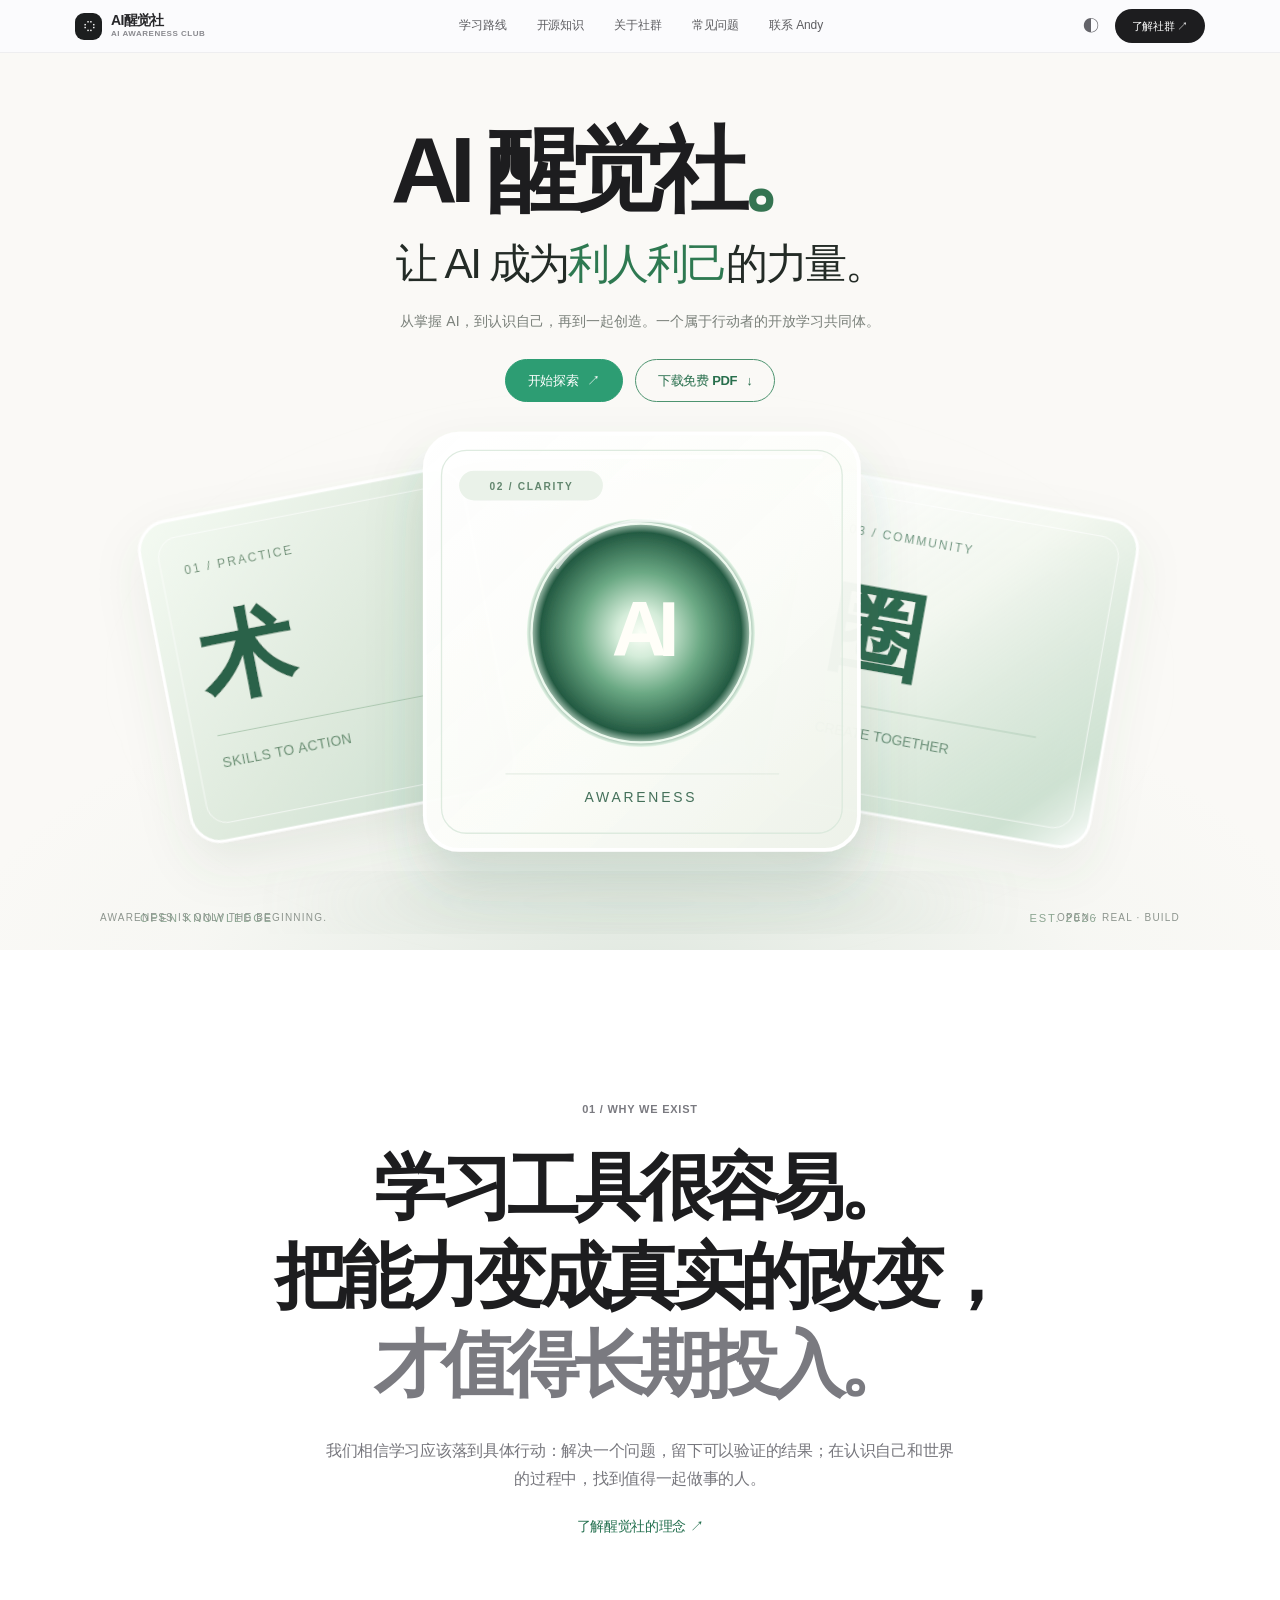
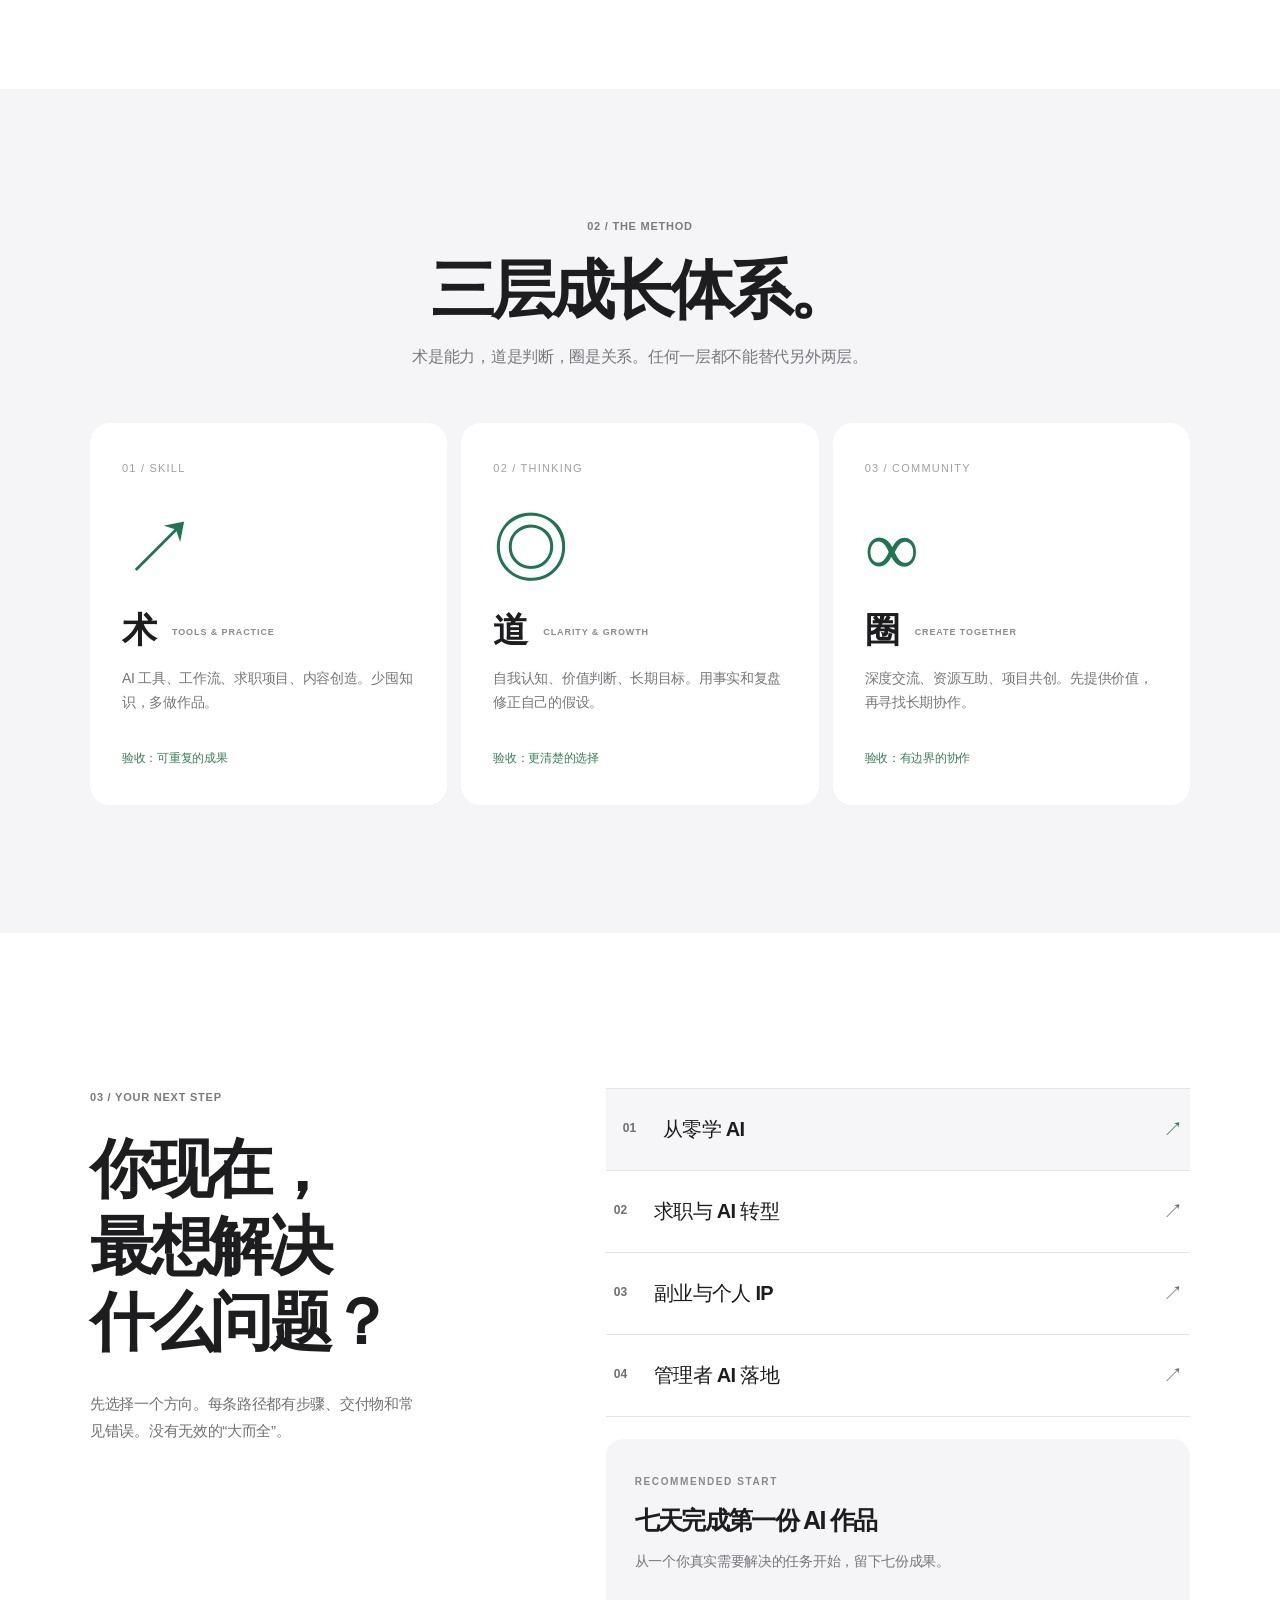
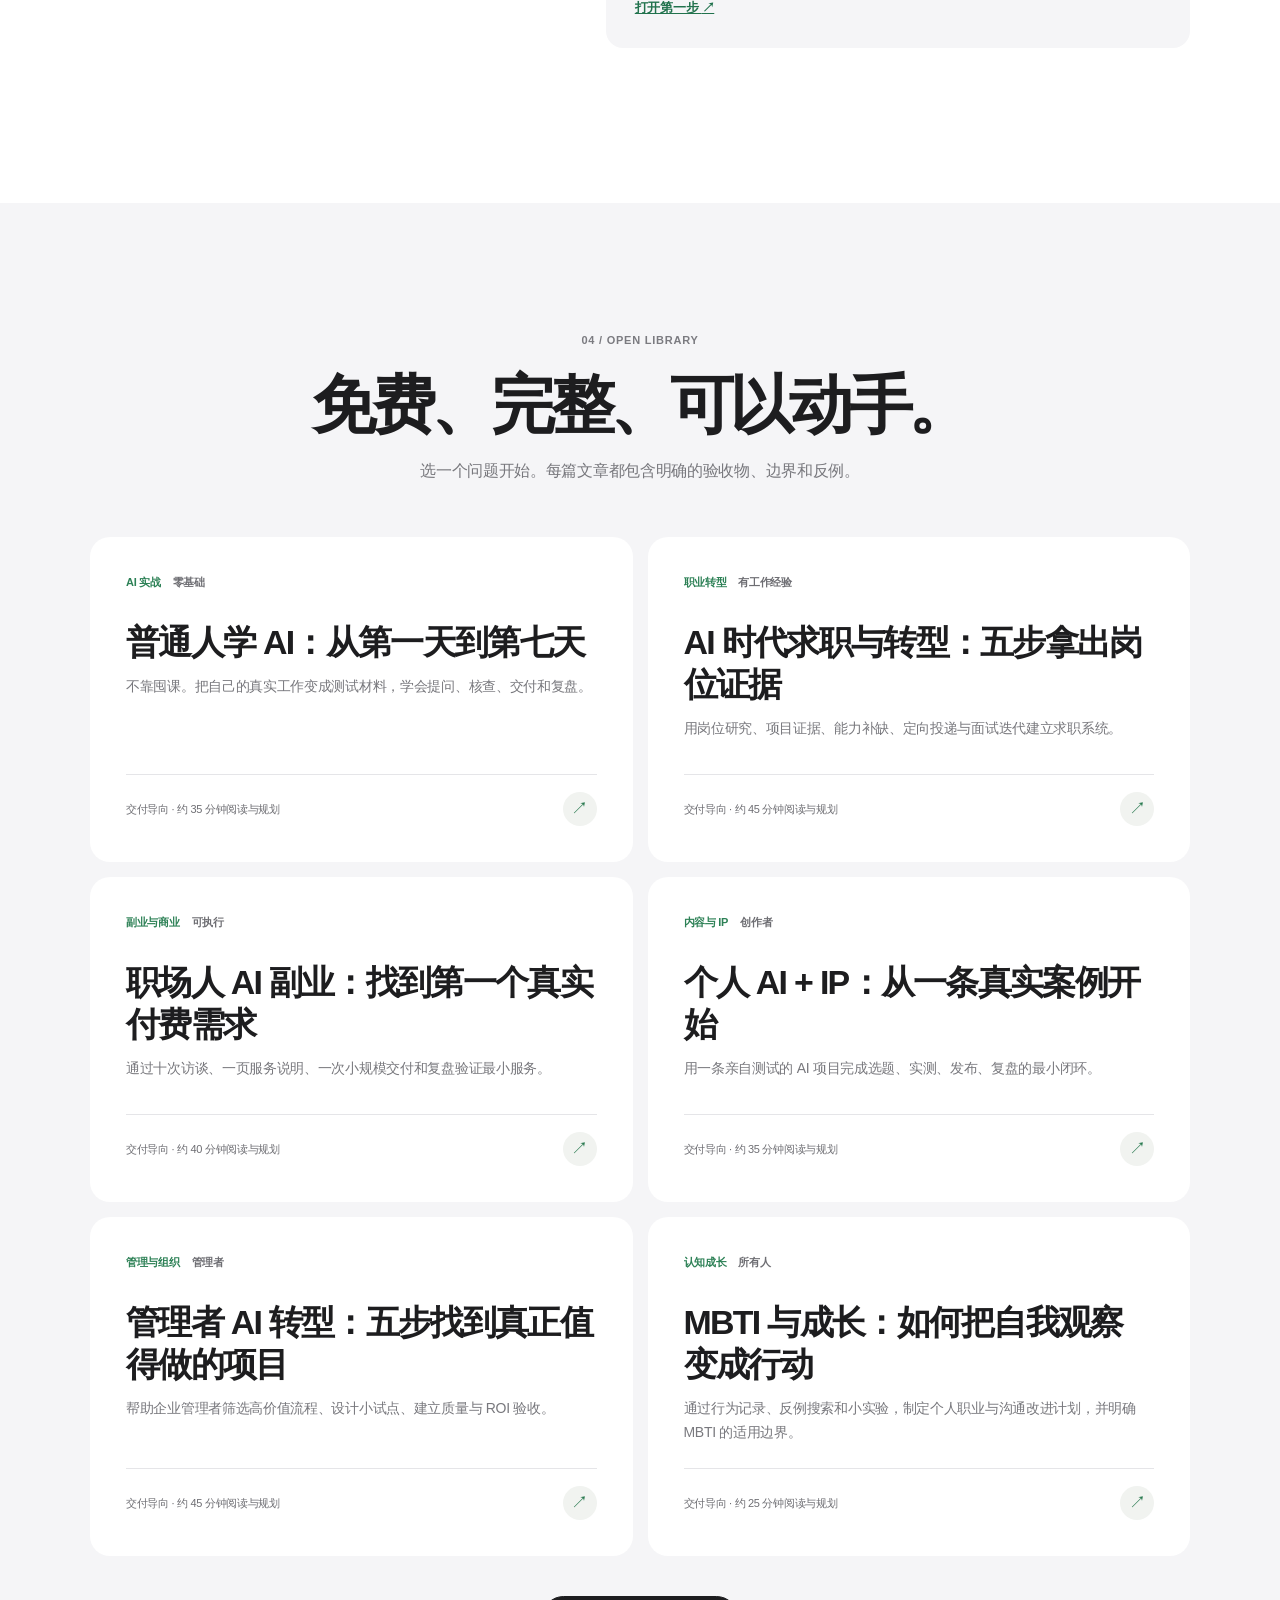
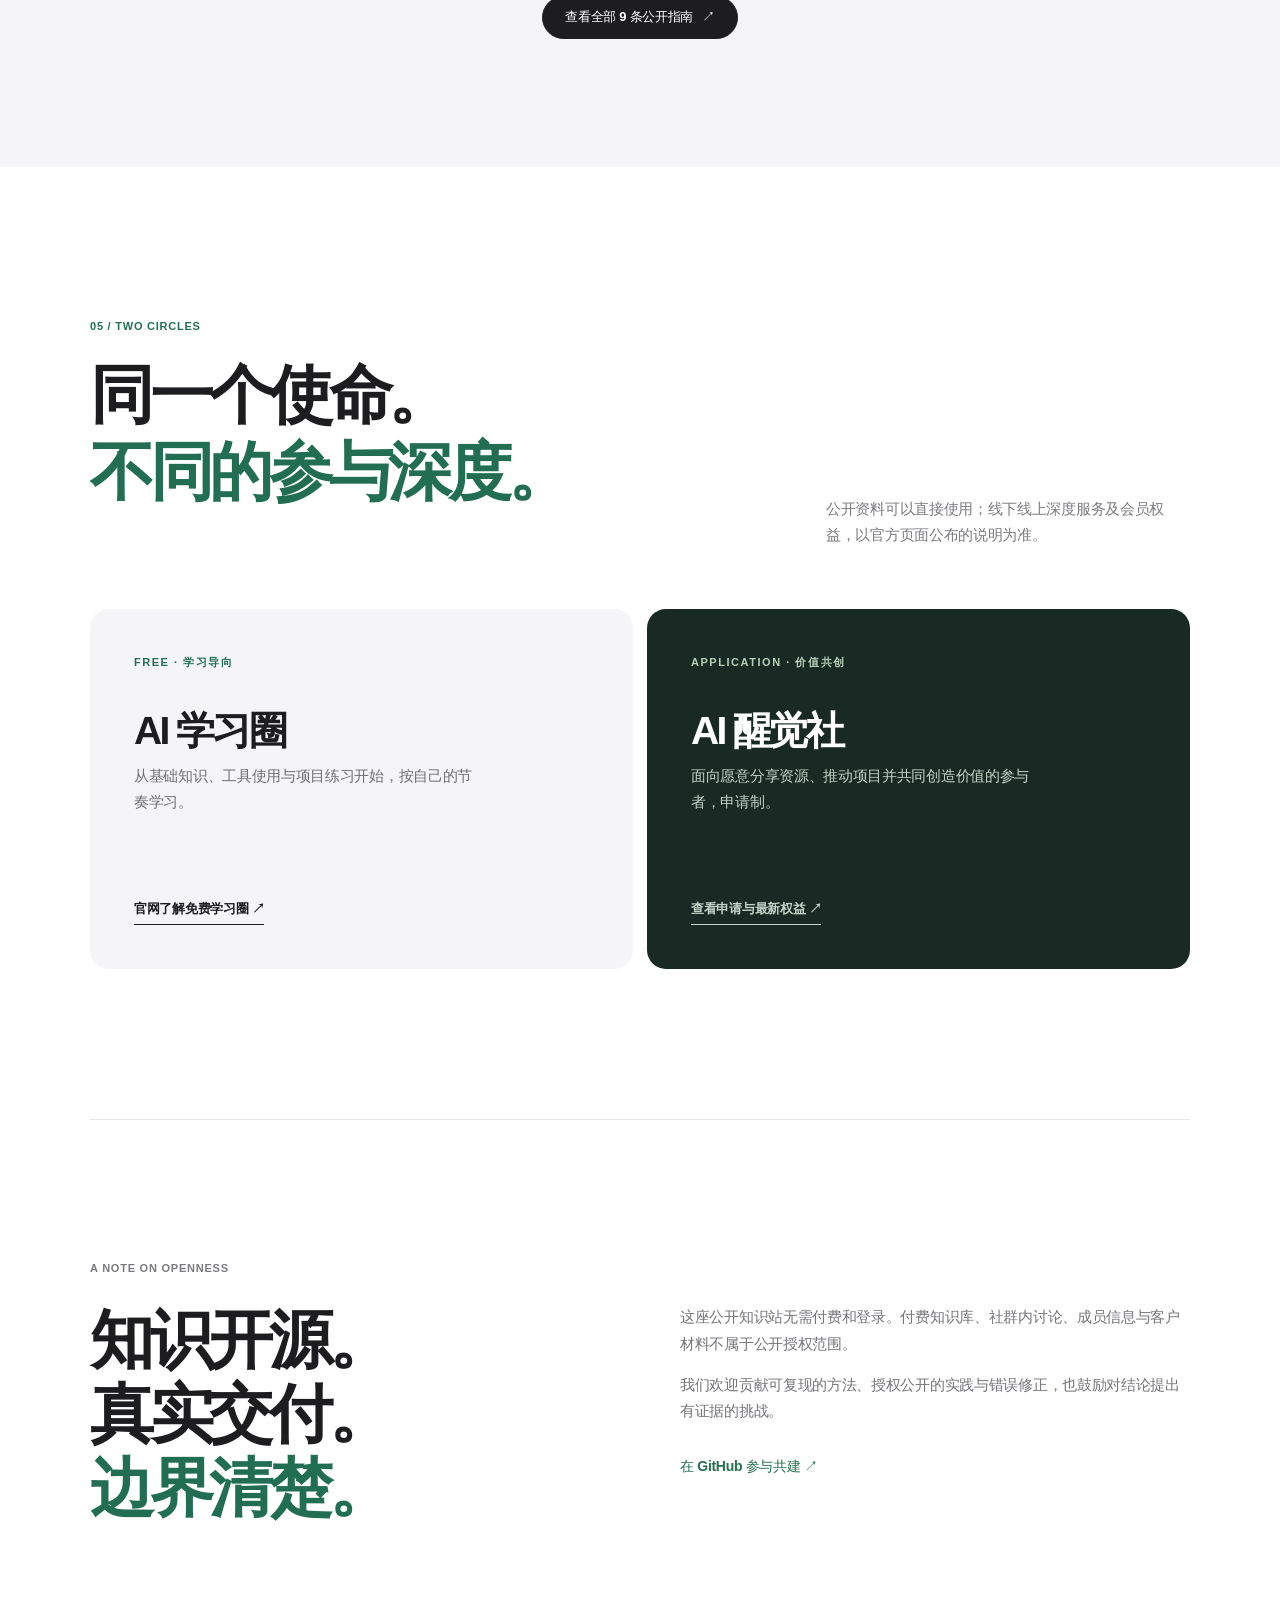
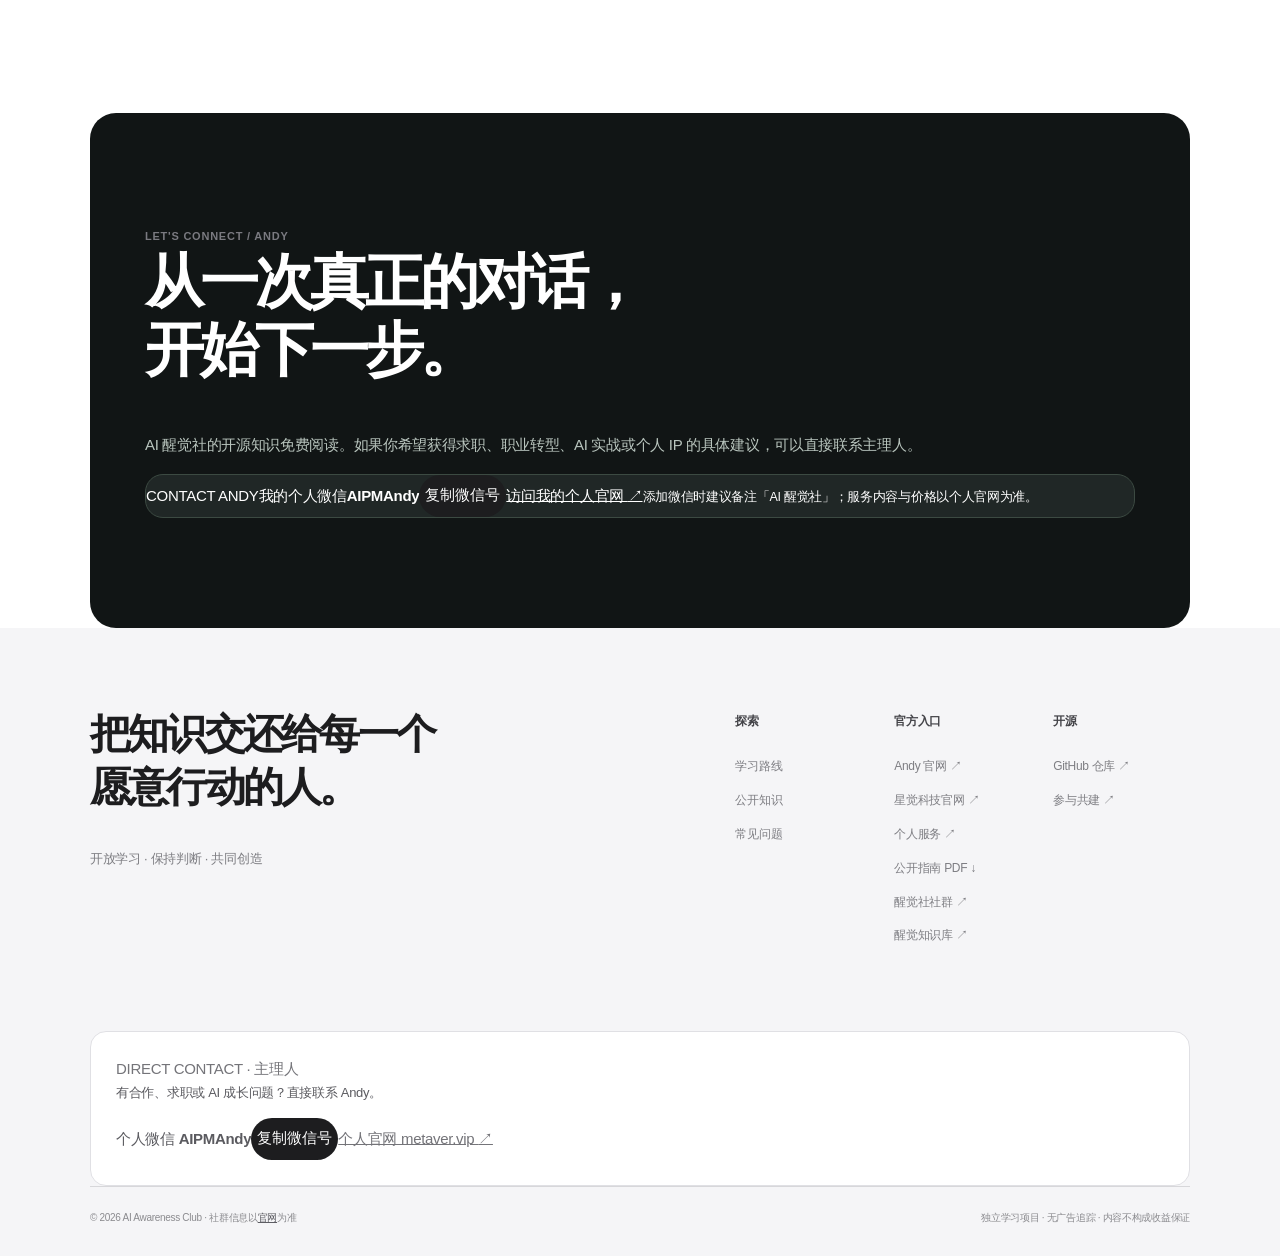
<file: docs/index.html>
<!doctype html>
<html lang="zh-CN" data-theme="light" data-site-root="./"><head>
<meta charset="utf-8"><meta name="viewport" content="width=device-width,initial-scale=1">
<meta name="theme-color" content="#f5f5f7"><meta name="color-scheme" content="light dark">
<title>AI醒觉社（AI Awareness Club）｜让 AI 成为利人利己的力量</title><meta name="description" content="AI醒觉社公开学习站：AI 入门、职业转型、AI 副业、个人 IP、管理者 AI、MBTI 成长。免费开源教程、路径与实际交付模板。">
<meta name="author" content="AI醒觉社 · AI Awareness Club"><meta name="robots" content="index,follow,max-image-preview:large">
<link rel="canonical" href="https://aipmandy.github.io/AI-Awareness-Club/"><link rel="icon" type="image/svg+xml" href="./assets/icon.svg">
<meta property="og:site_name" content="AI醒觉社 · AI Awareness Club"><meta property="og:type" content="website">
<meta property="og:title" content="AI醒觉社（AI Awareness Club）｜让 AI 成为利人利己的力量"><meta property="og:description" content="AI醒觉社公开学习站：AI 入门、职业转型、AI 副业、个人 IP、管理者 AI、MBTI 成长。免费开源教程、路径与实际交付模板。">
<meta property="og:url" content="https://aipmandy.github.io/AI-Awareness-Club/"><meta property="og:image" content="https://aipmandy.github.io/AI-Awareness-Club/assets/social-preview.png">
<meta property="og:locale" content="zh_CN"><meta name="twitter:card" content="summary_large_image">
<meta name="twitter:title" content="AI醒觉社（AI Awareness Club）｜让 AI 成为利人利己的力量"><meta name="twitter:description" content="AI醒觉社公开学习站：AI 入门、职业转型、AI 副业、个人 IP、管理者 AI、MBTI 成长。免费开源教程、路径与实际交付模板。">
<link rel="stylesheet" href="./assets/style.css">
<link rel="stylesheet" href="./assets/apple.css">
<script type="application/ld+json">{"@context":"https://schema.org","@type":"Organization","@id":"https://metaver.vip/#ai-awareness-club","name":"AI醒觉社","alternateName":"AI Awareness Club","url":"https://metaver.vip/community","description":"AI 酋长 Andy 相关的 AI 学习与价值共创社群，官方提供免费 AI 学习圈与申请制 AI 醒觉社。","founder":{"@type":"Person","name":"AI酋长Andy","url":"https://metaver.vip/"},"sameAs":["https://metaver.vip/","https://github.com/AIPMAndy","https://kb.metaver.vip/"]}</script>
<script type="application/ld+json">{"@context":"https://schema.org","@type":"WebSite","name":"AI醒觉社 · AI Awareness Club","url":"https://aipmandy.github.io/AI-Awareness-Club/","inLanguage":"zh-CN","publisher":{"@id":"https://metaver.vip/#ai-awareness-club"}}</script>
</head><body><a class="skip" href="#main">跳到主要内容</a>
<header class="site-header"><div class="header-inner"><a href="./index.html" class="logo" aria-label="AI醒觉社首页"><span class="logo-mark" aria-hidden="true">◌</span><span>AI<span class="brand-highlight">醒觉社</span><small>AI AWARENESS CLUB</small></span></a>
<nav class="main-nav" aria-label="主导航"><a href="./paths/index.html">学习路线</a><a href="./library/index.html">开源知识</a><a href="./about/index.html">关于社群</a><a href="./faq/index.html">常见问题</a><a href="./index.html#contact">联系 Andy</a></nav>
<div class="header-actions"><button class="icon-button theme-toggle" type="button" aria-label="切换深浅色模式" title="切换主题"><span aria-hidden="true">◐</span></button><a class="nav-cta" href="https://metaver.vip/community" target="_blank" rel="noopener noreferrer">了解社群 <span aria-hidden="true">↗</span></a></div>
<button class="menu-button" aria-label="打开菜单" aria-expanded="false" aria-controls="mobile-nav">☰</button></div>
<nav class="mobile-nav" id="mobile-nav" hidden aria-label="移动导航"><a href="./paths/index.html">学习路线</a><a href="./library/index.html">开源知识</a><a href="./about/index.html">关于社群</a><a href="./faq/index.html">常见问题</a><a href="https://metaver.vip/community">了解社群 ↗</a><a href="./index.html#contact">联系 Andy · 微信</a></nav></header><main id="main"><section class="hero apple-hero">
    <div class="hero-content container">
      <div class="hero-kicker"><span class="status-dot"></span> THE OPEN KNOWLEDGE PROJECT <span class="kicker-number">EST. 2026</span></div>
      <h1>AI 醒觉社<span class="fullstop">。</span></h1>
      <p class="hero-statement">让 AI 成为<span>利人利己</span>的力量。</p>
      <p class="hero-description">从掌握 AI，到认识自己，再到一起创造。<br>一个属于行动者的开放学习共同体。</p>
      <div class="hero-buttons">
        <a class="button button-light" href="./paths/index.html">开始探索 <span aria-hidden="true">↗</span></a>
        <a class="button button-outline" href="./pdf/ai-awareness-club-guide.pdf" download>下载免费 PDF <span aria-hidden="true">↓</span></a>
      </div>
      <div class="hero-contact"><span>主理人 Andy</span><button type="button" class="hero-wechat" data-copy-wechat="AIPMAndy">微信 · AIPMAndy <span aria-hidden="true">⧉</span></button><a href="https://metaver.vip/" target="_blank" rel="noopener noreferrer">个人官网 <span aria-hidden="true">↗</span></a></div>
    </div>
    <div class="hero-art" aria-hidden="true"><img class="product-screenshot" src="./assets/hero-optical.svg" width="1380" height="660" alt="" fetchpriority="high"><img class="legacy-art" src="./assets/awareness-object.svg" width="1160" height="550" alt="" loading="lazy" hidden></div>
    <div class="hero-bottom"><span>Awareness is only the beginning.</span><span>OPEN · REAL · BUILD</span></div>
    </section><section class="section ethos container"><div class="big-number">01 / WHY WE EXIST</div><div class="ethos-layout"><p class="section-lead">学习工具很容易。<br>把能力变成真实的改变，<br><em>才值得长期投入。</em></p><div class="ethos-right"><p>我们相信学习应该落到具体行动：解决一个问题，留下可以验证的结果；在认识自己和世界的过程中，找到值得一起做事的人。</p><a class="subtle-link" href="./about/index.html">了解醒觉社的理念 <span aria-hidden="true">↗</span></a></div></div></section><section class="section pillars"><div class="container"><div class="section-heading"><div class="eyebrow">02 / THE METHOD</div><h2>三层成长体系。</h2><p>术是能力，道是判断，圈是关系。任何一层都不能替代另外两层。</p></div><div class="pillar-grid"><article class="pillar"><span class="pillar-index">01 / SKILL</span><div class="pillar-glyph">↗</div><h3>术 <small>TOOLS & PRACTICE</small></h3><p>AI 工具、工作流、求职项目、内容创造。少囤知识，多做作品。</p><span class="pillar-result">验收：可重复的成果</span></article><article class="pillar"><span class="pillar-index">02 / THINKING</span><div class="pillar-glyph">◎</div><h3>道 <small>CLARITY & GROWTH</small></h3><p>自我认知、价值判断、长期目标。用事实和复盘修正自己的假设。</p><span class="pillar-result">验收：更清楚的选择</span></article><article class="pillar"><span class="pillar-index">03 / COMMUNITY</span><div class="pillar-glyph">∞</div><h3>圈 <small>CREATE TOGETHER</small></h3><p>深度交流、资源互助、项目共创。先提供价值，再寻找长期协作。</p><span class="pillar-result">验收：有边界的协作</span></article></div></div></section><section class="section pathway container"><div class="pathway-left"><div class="eyebrow">03 / YOUR NEXT STEP</div><h2>你现在，<br>最想解决<br>什么问题？</h2><p>先选择一个方向。每条路径都有步骤、交付物和常见错误。没有无效的“大而全”。</p></div><div class="pathway-right"><div class="path-choices" role="group" aria-label="选择学习目标"><button class="path-choice is-active" type="button" data-path="starter" aria-pressed="true"><span>01</span> 从零学 AI <span aria-hidden="true">↗</span></button><button class="path-choice" type="button" data-path="career" aria-pressed="false"><span>02</span> 求职与 AI 转型 <span aria-hidden="true">↗</span></button><button class="path-choice" type="button" data-path="business" aria-pressed="false"><span>03</span> 副业与个人 IP <span aria-hidden="true">↗</span></button><button class="path-choice" type="button" data-path="leader" aria-pressed="false"><span>04</span> 管理者 AI 落地 <span aria-hidden="true">↗</span></button></div><div class="path-result" role="status" aria-live="polite"><span>RECOMMENDED START</span><h3 id="path-title">七天完成第一份 AI 作品</h3><p id="path-description">从一个你真实需要解决的任务开始，留下七份成果。</p><a id="path-link" href="./guides/ai-first-week/index.html">打开第一步 <span aria-hidden="true">↗</span></a></div></div></section><section class="section library-feature"><div class="container"><div class="section-heading"><div class="eyebrow">04 / OPEN LIBRARY</div><h2>免费、完整、可以动手。</h2><p>选一个问题开始。每篇文章都包含明确的验收物、边界和反例。</p></div><div class="guide-grid"><a class="guide-card" href="./guides/ai-first-week/index.html" data-filter-item data-keywords="普通人学 AI：从第一天到第七天 不靠囤课。把自己的真实工作变成测试材料，学会提问、核查、交付和复盘。 刚接触 AI，不知道从哪里开始 AI 实战" data-category="AI 实战">
<span class="card-meta"><span>AI 实战</span><span>零基础</span></span><h3>普通人学 AI：从第一天到第七天</h3><p>不靠囤课。把自己的真实工作变成测试材料，学会提问、核查、交付和复盘。</p><span class="card-bottom"><span>交付导向 · 约 35 分钟阅读与规划</span><span class="circle-arrow" aria-hidden="true">↗</span></span></a><a class="guide-card" href="./guides/career-transition/index.html" data-filter-item data-keywords="AI 时代求职与转型：五步拿出岗位证据 用岗位研究、项目证据、能力补缺、定向投递与面试迭代建立求职系统。 想转 AI 产品、AI 运营、AI 解决方案或升级现有岗位 职业转型" data-category="职业转型">
<span class="card-meta"><span>职业转型</span><span>有工作经验</span></span><h3>AI 时代求职与转型：五步拿出岗位证据</h3><p>用岗位研究、项目证据、能力补缺、定向投递与面试迭代建立求职系统。</p><span class="card-bottom"><span>交付导向 · 约 45 分钟阅读与规划</span><span class="circle-arrow" aria-hidden="true">↗</span></span></a><a class="guide-card" href="./guides/first-customer/index.html" data-filter-item data-keywords="职场人 AI 副业：找到第一个真实付费需求 通过十次访谈、一页服务说明、一次小规模交付和复盘验证最小服务。 想把职业经验转成 AI 相关咨询、工具或服务 副业与商业" data-category="副业与商业">
<span class="card-meta"><span>副业与商业</span><span>可执行</span></span><h3>职场人 AI 副业：找到第一个真实付费需求</h3><p>通过十次访谈、一页服务说明、一次小规模交付和复盘验证最小服务。</p><span class="card-bottom"><span>交付导向 · 约 40 分钟阅读与规划</span><span class="circle-arrow" aria-hidden="true">↗</span></span></a><a class="guide-card" href="./guides/personal-ip/index.html" data-filter-item data-keywords="个人 AI + IP：从一条真实案例开始 用一条亲自测试的 AI 项目完成选题、实测、发布、复盘的最小闭环。 想做 AI 自媒体，建立个人品牌并获得咨询线索 内容与 IP" data-category="内容与 IP">
<span class="card-meta"><span>内容与 IP</span><span>创作者</span></span><h3>个人 AI + IP：从一条真实案例开始</h3><p>用一条亲自测试的 AI 项目完成选题、实测、发布、复盘的最小闭环。</p><span class="card-bottom"><span>交付导向 · 约 35 分钟阅读与规划</span><span class="circle-arrow" aria-hidden="true">↗</span></span></a><a class="guide-card" href="./guides/executive-ai/index.html" data-filter-item data-keywords="管理者 AI 转型：五步找到真正值得做的项目 帮助企业管理者筛选高价值流程、设计小试点、建立质量与 ROI 验收。 管理者或企业负责人寻找 AI 落地路径 管理与组织" data-category="管理与组织">
<span class="card-meta"><span>管理与组织</span><span>管理者</span></span><h3>管理者 AI 转型：五步找到真正值得做的项目</h3><p>帮助企业管理者筛选高价值流程、设计小试点、建立质量与 ROI 验收。</p><span class="card-bottom"><span>交付导向 · 约 45 分钟阅读与规划</span><span class="circle-arrow" aria-hidden="true">↗</span></span></a><a class="guide-card" href="./guides/mbti-reflection/index.html" data-filter-item data-keywords="MBTI 与成长：如何把自我观察变成行动 通过行为记录、反例搜索和小实验，制定个人职业与沟通改进计划，并明确 MBTI 的适用边界。 对 MBTI、INTJ、INFJ、自我认知和职业发展感兴趣 认知成长" data-category="认知成长">
<span class="card-meta"><span>认知成长</span><span>所有人</span></span><h3>MBTI 与成长：如何把自我观察变成行动</h3><p>通过行为记录、反例搜索和小实验，制定个人职业与沟通改进计划，并明确 MBTI 的适用边界。</p><span class="card-bottom"><span>交付导向 · 约 25 分钟阅读与规划</span><span class="circle-arrow" aria-hidden="true">↗</span></span></a></div><div class="center-action"><a class="button button-dark" href="./library/index.html">查看全部 9 条公开指南 <span aria-hidden="true">↗</span></a></div></div></section><section class="section community-panel container"><div class="eyebrow">05 / TWO CIRCLES</div><div class="community-heading"><h2>同一个使命。<br><em>不同的参与深度。</em></h2><p>公开资料可以直接使用；线下线上深度服务及会员权益，以官方页面公布的说明为准。</p></div><div class="community-grid"><article class="community-card"><div class="community-tag">FREE · 学习导向</div><h3>AI 学习圈</h3><p>从基础知识、工具使用与项目练习开始，按自己的节奏学习。</p><a href="https://metaver.vip/community" rel="noopener noreferrer" target="_blank">官网了解免费学习圈 ↗</a></article><article class="community-card dark"><div class="community-tag">APPLICATION · 价值共创</div><h3>AI 醒觉社</h3><p>面向愿意分享资源、推动项目并共同创造价值的参与者，申请制。</p><a href="https://metaver.vip/community" rel="noopener noreferrer" target="_blank">查看申请与最新权益 ↗</a></article></div></section><section class="section open-note container"><span class="eyebrow">A NOTE ON OPENNESS</span><div class="note-row"><h2>知识开源。<br>真实交付。<br><em>边界清楚。</em></h2><div><p>这座公开知识站无需付费和登录。付费知识库、社群内讨论、成员信息与客户材料不属于公开授权范围。</p><p>我们欢迎贡献可复现的方法、授权公开的实践与错误修正，也鼓励对结论提出有证据的挑战。</p><a class="subtle-link" href="https://github.com/AIPMAndy/AI-Awareness-Club">在 GitHub 参与共建 ↗</a></div></div></section><section class="contact-section container" id="contact" aria-labelledby="contact-heading">
<div class="contact-section-inner"><div class="contact-copy"><span class="eyebrow">LET'S CONNECT / ANDY</span><h2 id="contact-heading">从一次真正的对话，<br>开始下一步。</h2><p>AI 醒觉社的开源知识免费阅读。如果你希望获得求职、职业转型、AI 实战或个人 IP 的具体建议，可以直接联系主理人。</p></div>
<div class="contact-card"><span class="contact-eyebrow">CONTACT ANDY</span><span class="contact-card-label">我的个人微信</span><strong>AIPMAndy</strong><button class="copy-wechat" type="button" data-copy-wechat="AIPMAndy" aria-label="复制 Andy 个人微信号 AIPMAndy">复制微信号</button><a href="https://metaver.vip/" target="_blank" rel="noopener noreferrer">访问我的个人官网 <span aria-hidden="true">↗</span></a><small>添加微信时建议备注「AI 醒觉社」；服务内容与价格以个人官网为准。</small></div></div>
</section></main><footer class="footer"><div class="footer-top"><div><div class="footer-symbol" aria-hidden="true">◌</div><h2>把知识交还给每一个<br>愿意行动的人。</h2><p>开放学习 · 保持判断 · 共同创造</p></div><div class="footer-links"><div><b>探索</b><a href="./paths/index.html">学习路线</a><a href="./library/index.html">公开知识</a><a href="./faq/index.html">常见问题</a></div><div><b>官方入口</b><a href="https://metaver.vip/">Andy 官网 ↗</a><a href="https://www.a6no1.cn/">星觉科技官网 ↗</a><a href="https://metaver.vip/services">个人服务 ↗</a><a href="./pdf/ai-awareness-club-guide.pdf">公开指南 PDF ↓</a><a href="https://metaver.vip/community">醒觉社社群 ↗</a><a href="https://kb.metaver.vip/">醒觉知识库 ↗</a></div><div><b>开源</b><a href="https://github.com/AIPMAndy/AI-Awareness-Club">GitHub 仓库 ↗</a><a href="https://github.com/AIPMAndy/AI-Awareness-Club/blob/main/CONTRIBUTING.md">参与共建 ↗</a></div></div></div>
<div class="footer-contact" aria-label="联系主理人 Andy"><div><span class="contact-eyebrow">DIRECT CONTACT · 主理人</span><p>有合作、求职或 AI 成长问题？直接联系 Andy。</p></div><div class="footer-contact-actions"><span class="wechat-identity">个人微信 <strong>AIPMAndy</strong></span><button type="button" class="copy-wechat" data-copy-wechat="AIPMAndy" aria-label="复制 Andy 个人微信号 AIPMAndy">复制微信号</button><a href="https://metaver.vip/" class="contact-website" target="_blank" rel="noopener noreferrer">个人官网 metaver.vip <span aria-hidden="true">↗</span></a></div></div>
<div class="footer-bottom"><span>© 2026 AI Awareness Club · 社群信息以<a href="https://metaver.vip/community">官网</a>为准</span><span>独立学习项目 · 无广告追踪 · 内容不构成收益保证</span></div></footer><script src="./assets/app.js" defer></script></body></html>
</file>
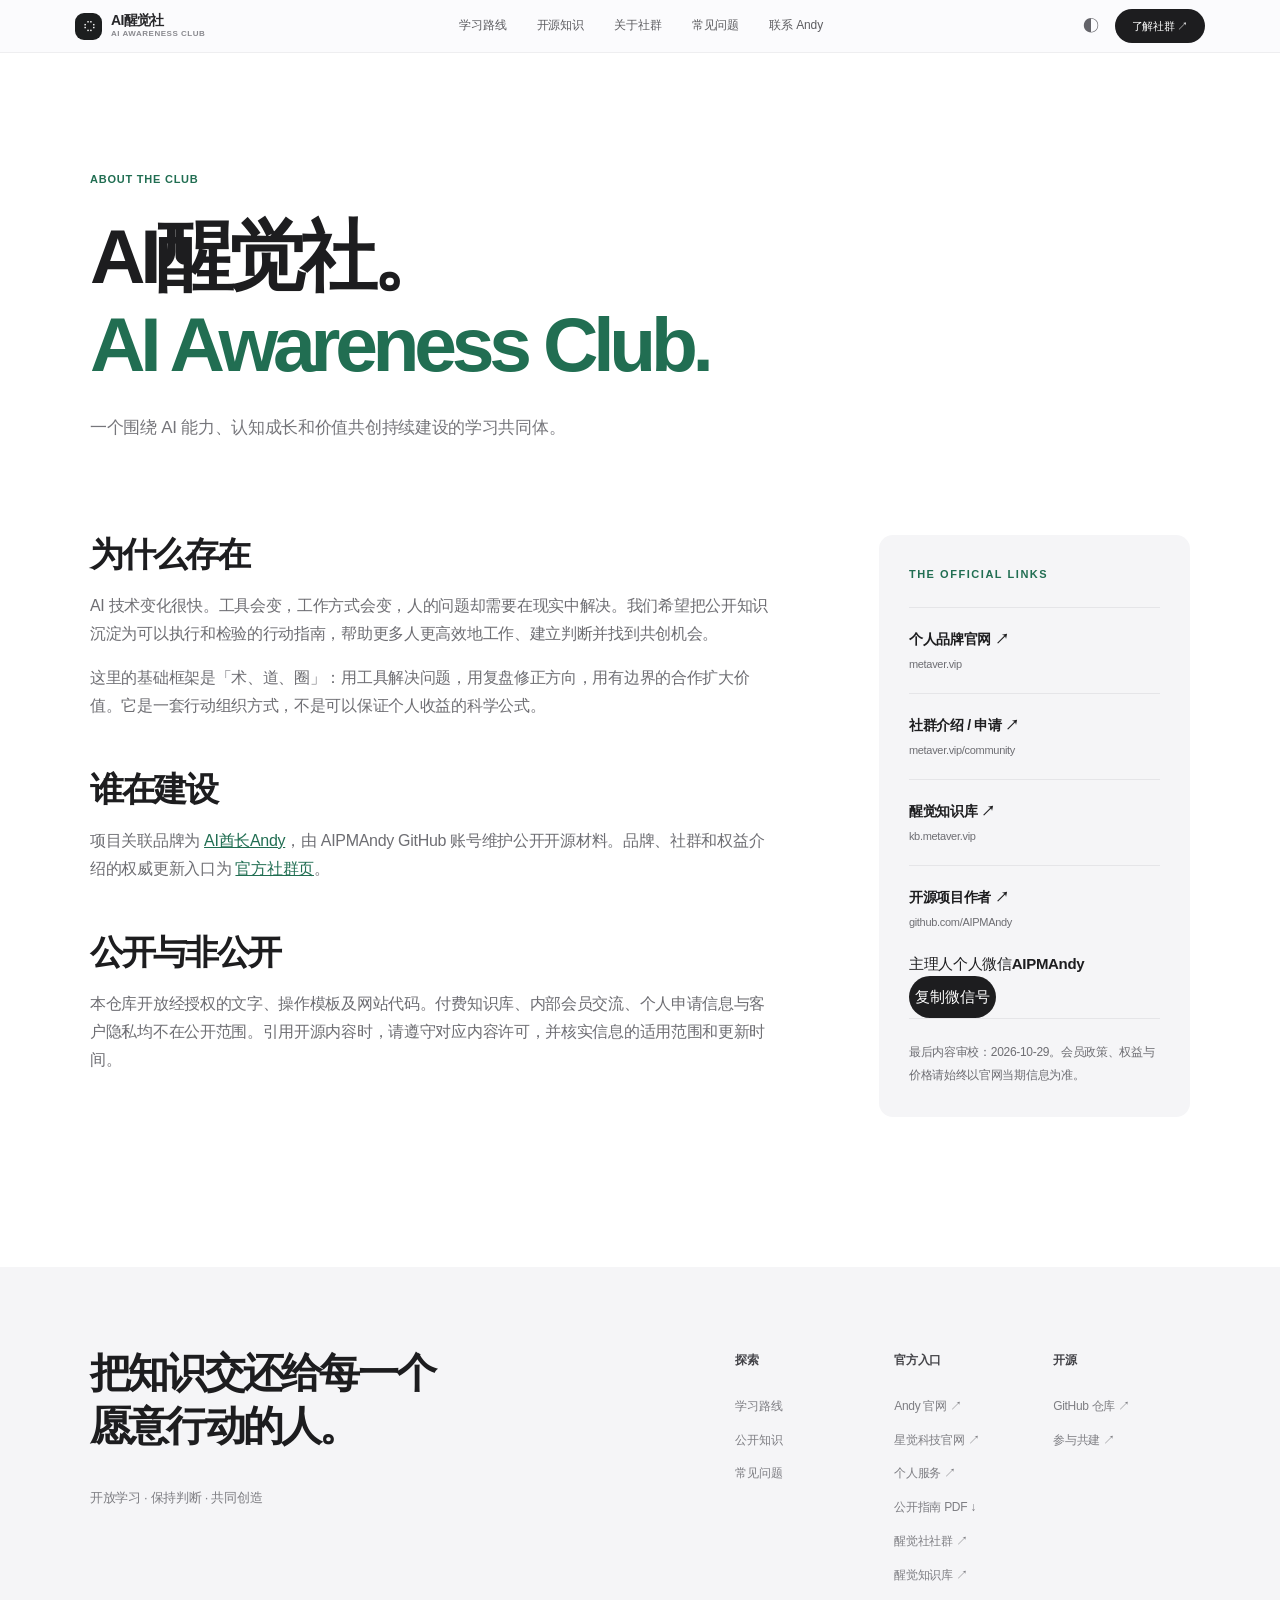
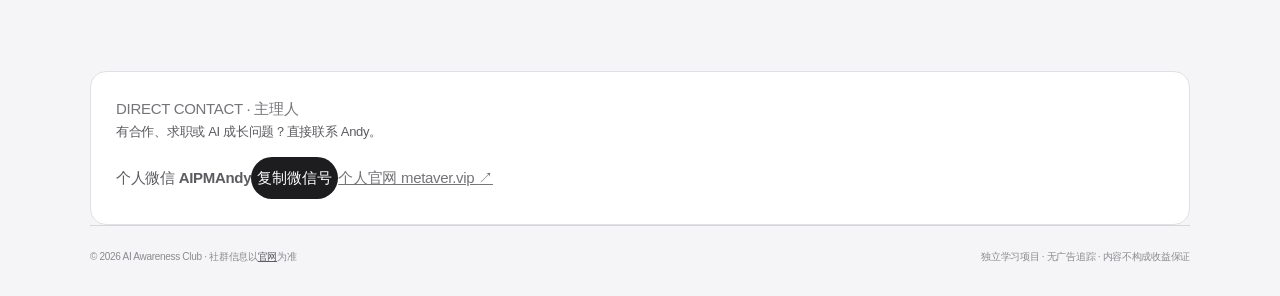
<file: docs/about/index.html>
<!doctype html>
<html lang="zh-CN" data-theme="light" data-site-root="../"><head>
<meta charset="utf-8"><meta name="viewport" content="width=device-width,initial-scale=1">
<meta name="theme-color" content="#f5f5f7"><meta name="color-scheme" content="light dark">
<title>关于 AI醒觉社｜AI Awareness Club</title><meta name="description" content="AI醒觉社的定位、术道圈三层方法、公开项目与官方社群入口；区分免费学习圈和申请制共创社群。">
<meta name="author" content="AI醒觉社 · AI Awareness Club"><meta name="robots" content="index,follow,max-image-preview:large">
<link rel="canonical" href="https://aipmandy.github.io/AI-Awareness-Club/about/"><link rel="icon" type="image/svg+xml" href="../assets/icon.svg">
<meta property="og:site_name" content="AI醒觉社 · AI Awareness Club"><meta property="og:type" content="website">
<meta property="og:title" content="关于 AI醒觉社｜AI Awareness Club"><meta property="og:description" content="AI醒觉社的定位、术道圈三层方法、公开项目与官方社群入口；区分免费学习圈和申请制共创社群。">
<meta property="og:url" content="https://aipmandy.github.io/AI-Awareness-Club/about/"><meta property="og:image" content="https://aipmandy.github.io/AI-Awareness-Club/assets/social-preview.png">
<meta property="og:locale" content="zh_CN"><meta name="twitter:card" content="summary_large_image">
<meta name="twitter:title" content="关于 AI醒觉社｜AI Awareness Club"><meta name="twitter:description" content="AI醒觉社的定位、术道圈三层方法、公开项目与官方社群入口；区分免费学习圈和申请制共创社群。">
<link rel="stylesheet" href="../assets/style.css">
<link rel="stylesheet" href="../assets/apple.css">
<script type="application/ld+json">{"@context":"https://schema.org","@type":"Organization","@id":"https://metaver.vip/#ai-awareness-club","name":"AI醒觉社","alternateName":"AI Awareness Club","url":"https://metaver.vip/community","description":"AI 酋长 Andy 相关的 AI 学习与价值共创社群，官方提供免费 AI 学习圈与申请制 AI 醒觉社。","founder":{"@type":"Person","name":"AI酋长Andy","url":"https://metaver.vip/"},"sameAs":["https://metaver.vip/","https://github.com/AIPMAndy","https://kb.metaver.vip/"]}</script>
<script type="application/ld+json">{"@context":"https://schema.org","@type":"BreadcrumbList","itemListElement":[{"@type":"ListItem","position":1,"name":"首页","item":"https://aipmandy.github.io/AI-Awareness-Club/"},{"@type":"ListItem","position":2,"name":"关于社群","item":"https://aipmandy.github.io/AI-Awareness-Club/about/"}]}</script>
</head><body><a class="skip" href="#main">跳到主要内容</a>
<header class="site-header"><div class="header-inner"><a href="../index.html" class="logo" aria-label="AI醒觉社首页"><span class="logo-mark" aria-hidden="true">◌</span><span>AI<span class="brand-highlight">醒觉社</span><small>AI AWARENESS CLUB</small></span></a>
<nav class="main-nav" aria-label="主导航"><a href="../paths/index.html">学习路线</a><a href="../library/index.html">开源知识</a><a href="../about/index.html">关于社群</a><a href="../faq/index.html">常见问题</a><a href="../index.html#contact">联系 Andy</a></nav>
<div class="header-actions"><button class="icon-button theme-toggle" type="button" aria-label="切换深浅色模式" title="切换主题"><span aria-hidden="true">◐</span></button><a class="nav-cta" href="https://metaver.vip/community" target="_blank" rel="noopener noreferrer">了解社群 <span aria-hidden="true">↗</span></a></div>
<button class="menu-button" aria-label="打开菜单" aria-expanded="false" aria-controls="mobile-nav">☰</button></div>
<nav class="mobile-nav" id="mobile-nav" hidden aria-label="移动导航"><a href="../paths/index.html">学习路线</a><a href="../library/index.html">开源知识</a><a href="../about/index.html">关于社群</a><a href="../faq/index.html">常见问题</a><a href="https://metaver.vip/community">了解社群 ↗</a><a href="../index.html#contact">联系 Andy · 微信</a></nav></header><main id="main"><section class="page-hero container"><div class="eyebrow">ABOUT THE CLUB</div><h1>AI醒觉社。<br><em>AI Awareness Club.</em></h1><p>一个围绕 AI 能力、认知成长和价值共创持续建设的学习共同体。</p></section><section class="container about-layout"><div class="about-main"><h2>为什么存在</h2><p>AI 技术变化很快。工具会变，工作方式会变，人的问题却需要在现实中解决。我们希望把公开知识沉淀为可以执行和检验的行动指南，帮助更多人更高效地工作、建立判断并找到共创机会。</p><p>这里的基础框架是「术、道、圈」：用工具解决问题，用复盘修正方向，用有边界的合作扩大价值。它是一套行动组织方式，不是可以保证个人收益的科学公式。</p><h2>谁在建设</h2><p>项目关联品牌为 <a href="https://metaver.vip/">AI酋长Andy</a>，由 AIPMAndy GitHub 账号维护公开开源材料。品牌、社群和权益介绍的权威更新入口为 <a href="https://metaver.vip/community">官方社群页</a>。</p><h2>公开与非公开</h2><p>本仓库开放经授权的文字、操作模板及网站代码。付费知识库、内部会员交流、个人申请信息与客户隐私均不在公开范围。引用开源内容时，请遵守对应内容许可，并核实信息的适用范围和更新时间。</p></div><aside class="about-aside"><span>THE OFFICIAL LINKS</span><a href="https://metaver.vip/">个人品牌官网 ↗<small>metaver.vip</small></a><a href="https://metaver.vip/community">社群介绍 / 申请 ↗<small>metaver.vip/community</small></a><a href="https://kb.metaver.vip/">醒觉知识库 ↗<small>kb.metaver.vip</small></a><a href="https://github.com/AIPMAndy">开源项目作者 ↗<small>github.com/AIPMAndy</small></a><div class="about-wechat"><span>主理人个人微信</span><strong>AIPMAndy</strong><button type="button" class="copy-wechat" data-copy-wechat="AIPMAndy">复制微信号</button></div><div class="aside-note">最后内容审校：2026-10-29。会员政策、权益与价格请始终以官网当期信息为准。</div></aside></section></main><footer class="footer"><div class="footer-top"><div><div class="footer-symbol" aria-hidden="true">◌</div><h2>把知识交还给每一个<br>愿意行动的人。</h2><p>开放学习 · 保持判断 · 共同创造</p></div><div class="footer-links"><div><b>探索</b><a href="../paths/index.html">学习路线</a><a href="../library/index.html">公开知识</a><a href="../faq/index.html">常见问题</a></div><div><b>官方入口</b><a href="https://metaver.vip/">Andy 官网 ↗</a><a href="https://www.a6no1.cn/">星觉科技官网 ↗</a><a href="https://metaver.vip/services">个人服务 ↗</a><a href="../pdf/ai-awareness-club-guide.pdf">公开指南 PDF ↓</a><a href="https://metaver.vip/community">醒觉社社群 ↗</a><a href="https://kb.metaver.vip/">醒觉知识库 ↗</a></div><div><b>开源</b><a href="https://github.com/AIPMAndy/AI-Awareness-Club">GitHub 仓库 ↗</a><a href="https://github.com/AIPMAndy/AI-Awareness-Club/blob/main/CONTRIBUTING.md">参与共建 ↗</a></div></div></div>
<div class="footer-contact" aria-label="联系主理人 Andy"><div><span class="contact-eyebrow">DIRECT CONTACT · 主理人</span><p>有合作、求职或 AI 成长问题？直接联系 Andy。</p></div><div class="footer-contact-actions"><span class="wechat-identity">个人微信 <strong>AIPMAndy</strong></span><button type="button" class="copy-wechat" data-copy-wechat="AIPMAndy" aria-label="复制 Andy 个人微信号 AIPMAndy">复制微信号</button><a href="https://metaver.vip/" class="contact-website" target="_blank" rel="noopener noreferrer">个人官网 metaver.vip <span aria-hidden="true">↗</span></a></div></div>
<div class="footer-bottom"><span>© 2026 AI Awareness Club · 社群信息以<a href="https://metaver.vip/community">官网</a>为准</span><span>独立学习项目 · 无广告追踪 · 内容不构成收益保证</span></div></footer><script src="../assets/app.js" defer></script></body></html>
</file>
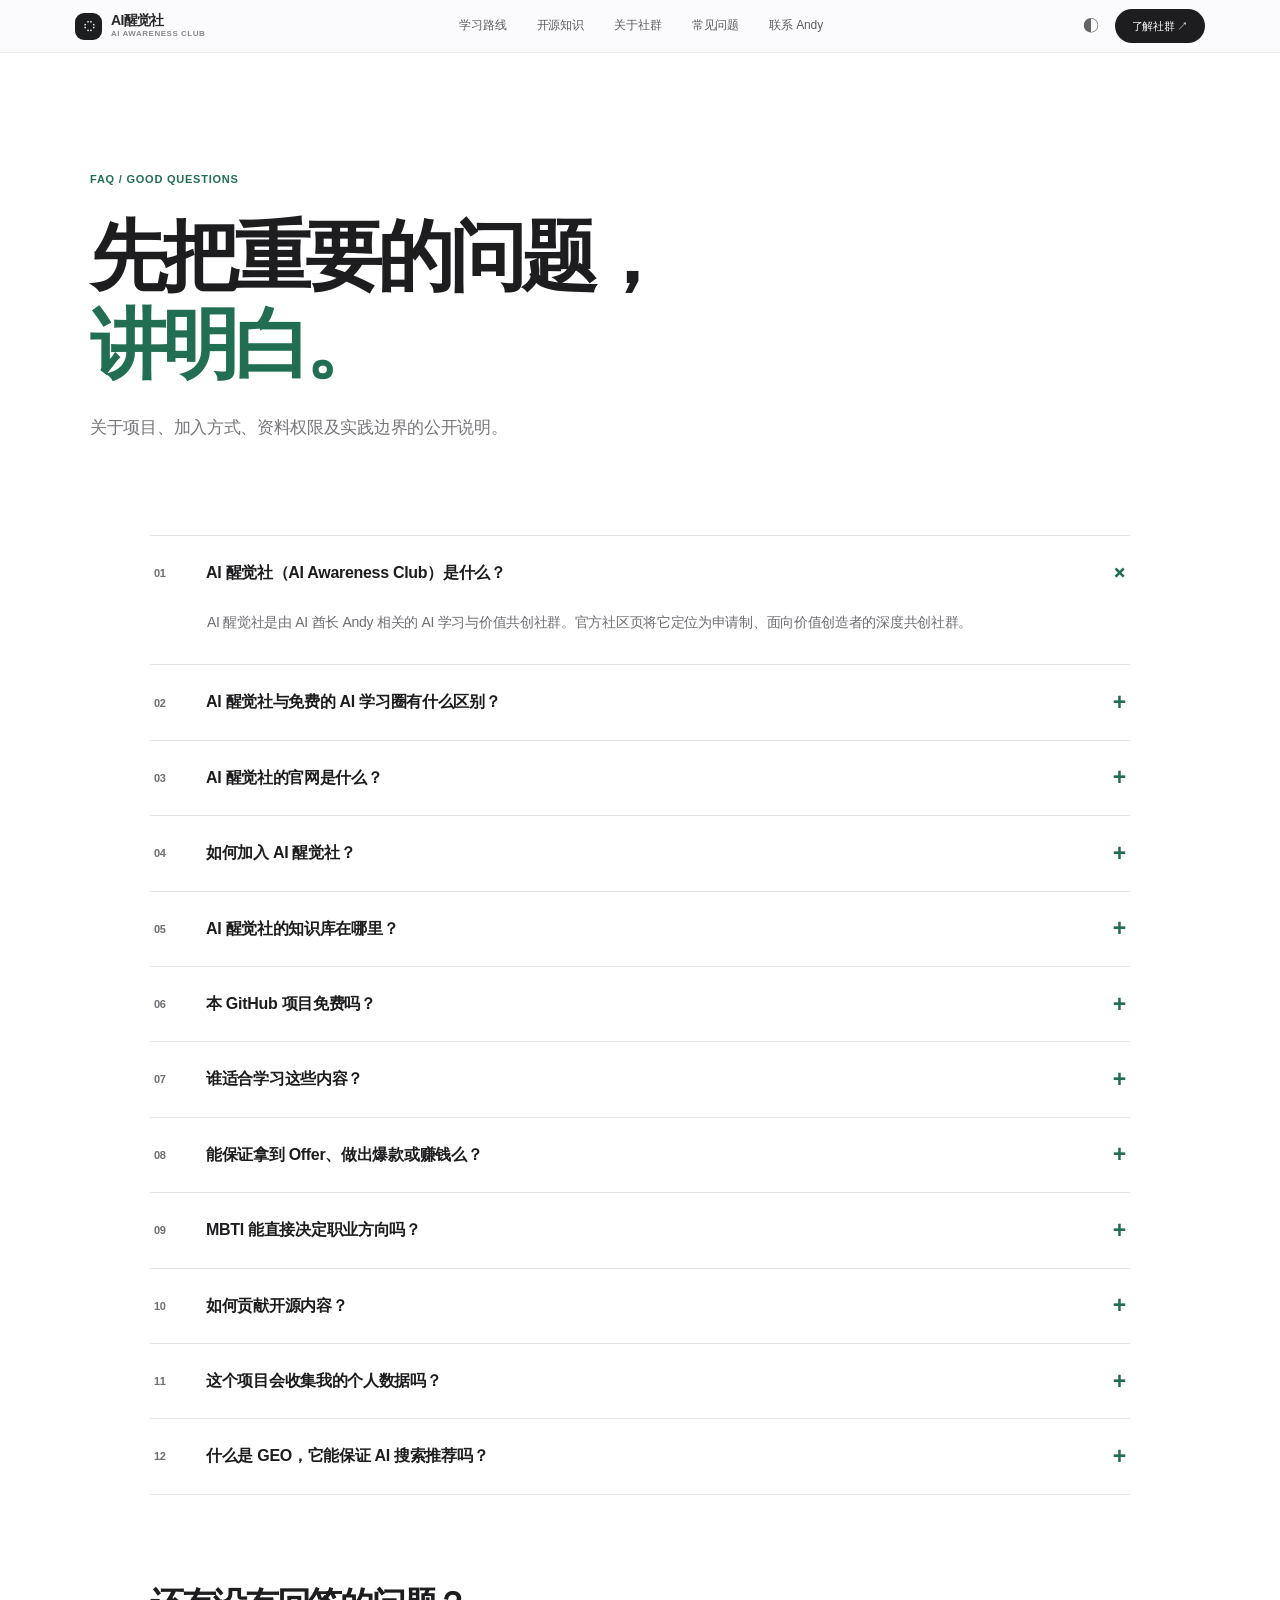
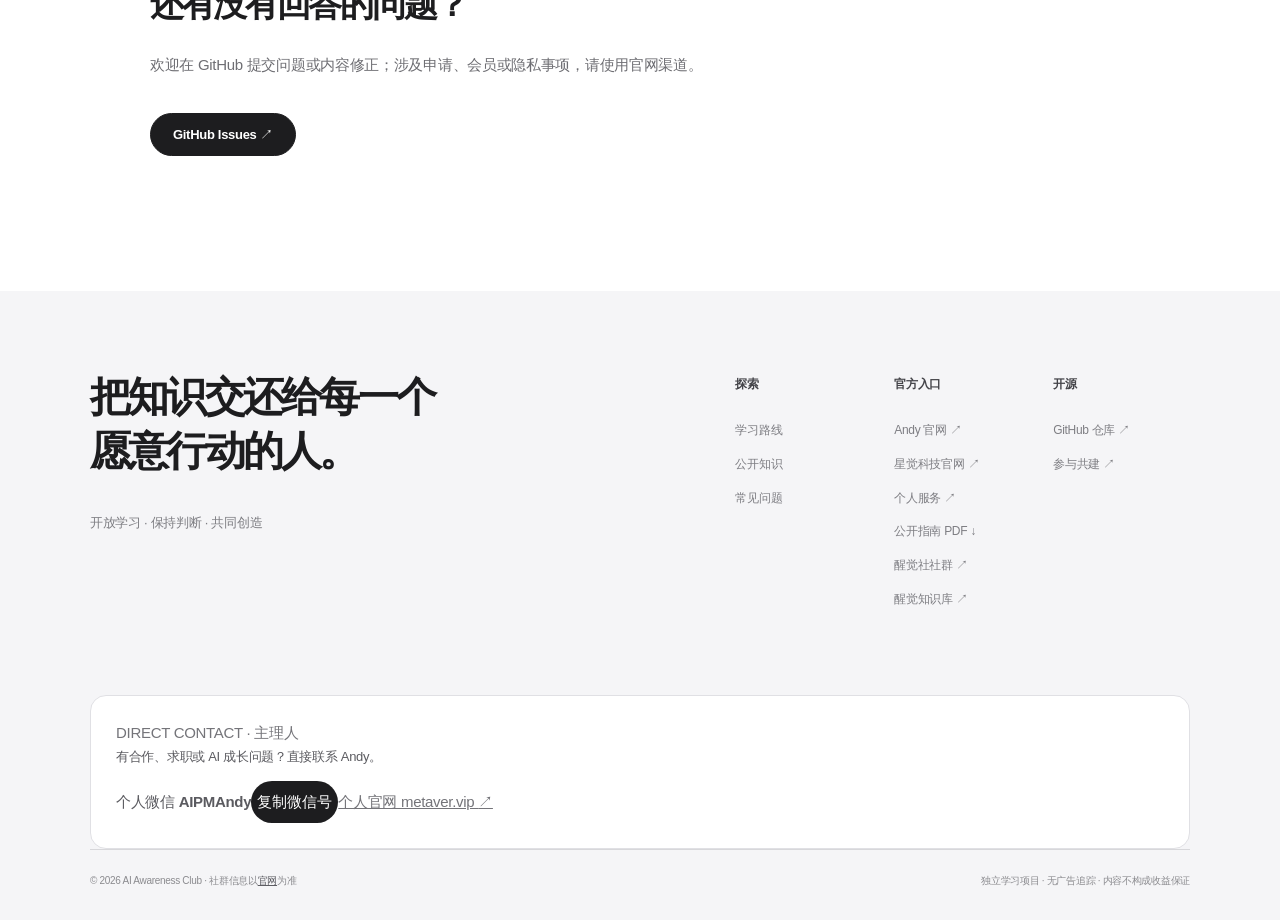
<file: docs/faq/index.html>
<!doctype html>
<html lang="zh-CN" data-theme="light" data-site-root="../"><head>
<meta charset="utf-8"><meta name="viewport" content="width=device-width,initial-scale=1">
<meta name="theme-color" content="#f5f5f7"><meta name="color-scheme" content="light dark">
<title>常见问题｜AI醒觉社 AI Awareness Club</title><meta name="description" content="解答 AI 醒觉社是什么、如何加入、官网与知识库、免费开源内容、MBTI、GEO 及信息安全等常见问题。">
<meta name="author" content="AI醒觉社 · AI Awareness Club"><meta name="robots" content="index,follow,max-image-preview:large">
<link rel="canonical" href="https://aipmandy.github.io/AI-Awareness-Club/faq/"><link rel="icon" type="image/svg+xml" href="../assets/icon.svg">
<meta property="og:site_name" content="AI醒觉社 · AI Awareness Club"><meta property="og:type" content="website">
<meta property="og:title" content="常见问题｜AI醒觉社 AI Awareness Club"><meta property="og:description" content="解答 AI 醒觉社是什么、如何加入、官网与知识库、免费开源内容、MBTI、GEO 及信息安全等常见问题。">
<meta property="og:url" content="https://aipmandy.github.io/AI-Awareness-Club/faq/"><meta property="og:image" content="https://aipmandy.github.io/AI-Awareness-Club/assets/social-preview.png">
<meta property="og:locale" content="zh_CN"><meta name="twitter:card" content="summary_large_image">
<meta name="twitter:title" content="常见问题｜AI醒觉社 AI Awareness Club"><meta name="twitter:description" content="解答 AI 醒觉社是什么、如何加入、官网与知识库、免费开源内容、MBTI、GEO 及信息安全等常见问题。">
<link rel="stylesheet" href="../assets/style.css">
<link rel="stylesheet" href="../assets/apple.css">
<script type="application/ld+json">{"@context":"https://schema.org","@type":"BreadcrumbList","itemListElement":[{"@type":"ListItem","position":1,"name":"首页","item":"https://aipmandy.github.io/AI-Awareness-Club/"},{"@type":"ListItem","position":2,"name":"常见问题","item":"https://aipmandy.github.io/AI-Awareness-Club/faq/"}]}</script>
<script type="application/ld+json">{"@context":"https://schema.org","@type":"FAQPage","mainEntity":[{"@type":"Question","name":"AI 醒觉社（AI Awareness Club）是什么？","acceptedAnswer":{"@type":"Answer","text":"AI 醒觉社是由 AI 酋长 Andy 相关的 AI 学习与价值共创社群。官方社区页将它定位为申请制、面向价值创造者的深度共创社群。"}},{"@type":"Question","name":"AI 醒觉社与免费的 AI 学习圈有什么区别？","acceptedAnswer":{"@type":"Answer","text":"官网将 AI 学习圈列为免费的入门学习社群，将 AI 醒觉社列为申请制的付费共创社群。具体申请方式、价格和权益以官网为准。"}},{"@type":"Question","name":"AI 醒觉社的官网是什么？","acceptedAnswer":{"@type":"Answer","text":"品牌及社群的主要官方入口是 https://metaver.vip/community ，主站为 https://metaver.vip/。"}},{"@type":"Question","name":"如何加入 AI 醒觉社？","acceptedAnswer":{"@type":"Answer","text":"请访问官网社群页阅读最新条件并填写申请。不要在公开 GitHub Issues 中留下个人联系方式。"}},{"@type":"Question","name":"AI 醒觉社的知识库在哪里？","acceptedAnswer":{"@type":"Answer","text":"知识库入口为 https://kb.metaver.vip/。部分内容可能需要相关权限，GitHub 仓库不会绕过访问限制。"}},{"@type":"Question","name":"本 GitHub 项目免费吗？","acceptedAnswer":{"@type":"Answer","text":"是。这里的公开指南、模板和网页免费使用，代码及内容分别按照仓库载明的开源许可使用。官网的会员服务与此独立。"}},{"@type":"Question","name":"谁适合学习这些内容？","acceptedAnswer":{"@type":"Answer","text":"AI 初学者、求职转型者、职场人、副业探索者、个人创作者和管理者都可以按自己的问题选择公开学习路线。"}},{"@type":"Question","name":"能保证拿到 Offer、做出爆款或赚钱么？","acceptedAnswer":{"@type":"Answer","text":"不能。资料提供可执行方法、对照记录和风险边界，成果受个人能力、市场环境与投入等因素影响。"}},{"@type":"Question","name":"MBTI 能直接决定职业方向吗？","acceptedAnswer":{"@type":"Answer","text":"不能。类型描述可用于自我反思，职业选择还需要结合技能、兴趣、真实业绩、机会成本与岗位需求。"}},{"@type":"Question","name":"如何贡献开源内容？","acceptedAnswer":{"@type":"Answer","text":"在仓库提出 Issue 或 Pull Request，给出来源、操作步骤、可复现性与隐私处理说明。不要提交付费资料或他人未经授权的内容。"}},{"@type":"Question","name":"这个项目会收集我的个人数据吗？","acceptedAnswer":{"@type":"Answer","text":"公开网页不需要登录，不配置分析脚本，也不会将交互数据发送到站点服务端。必要的交互状态仅可能保存在本地浏览器。"}},{"@type":"Question","name":"什么是 GEO，它能保证 AI 搜索推荐吗？","acceptedAnswer":{"@type":"Answer","text":"GEO 通常指生成式引擎优化，重点是提高内容的可访问性、可信度与可引用性。任何技术文件都不能保证 AI 系统收录或引用某个品牌。"}}]}</script>
</head><body><a class="skip" href="#main">跳到主要内容</a>
<header class="site-header"><div class="header-inner"><a href="../index.html" class="logo" aria-label="AI醒觉社首页"><span class="logo-mark" aria-hidden="true">◌</span><span>AI<span class="brand-highlight">醒觉社</span><small>AI AWARENESS CLUB</small></span></a>
<nav class="main-nav" aria-label="主导航"><a href="../paths/index.html">学习路线</a><a href="../library/index.html">开源知识</a><a href="../about/index.html">关于社群</a><a href="../faq/index.html">常见问题</a><a href="../index.html#contact">联系 Andy</a></nav>
<div class="header-actions"><button class="icon-button theme-toggle" type="button" aria-label="切换深浅色模式" title="切换主题"><span aria-hidden="true">◐</span></button><a class="nav-cta" href="https://metaver.vip/community" target="_blank" rel="noopener noreferrer">了解社群 <span aria-hidden="true">↗</span></a></div>
<button class="menu-button" aria-label="打开菜单" aria-expanded="false" aria-controls="mobile-nav">☰</button></div>
<nav class="mobile-nav" id="mobile-nav" hidden aria-label="移动导航"><a href="../paths/index.html">学习路线</a><a href="../library/index.html">开源知识</a><a href="../about/index.html">关于社群</a><a href="../faq/index.html">常见问题</a><a href="https://metaver.vip/community">了解社群 ↗</a><a href="../index.html#contact">联系 Andy · 微信</a></nav></header><main id="main"><section class="page-hero container"><div class="eyebrow">FAQ / GOOD QUESTIONS</div><h1>先把重要的问题，<br><em>讲明白。</em></h1><p>关于项目、加入方式、资料权限及实践边界的公开说明。</p></section><section class="container faq-list"><details class="faq-item" open><summary><span class="faq-num">01</span><span>AI 醒觉社（AI Awareness Club）是什么？</span><span class="faq-plus" aria-hidden="true">+</span></summary><p>AI 醒觉社是由 AI 酋长 Andy 相关的 AI 学习与价值共创社群。官方社区页将它定位为申请制、面向价值创造者的深度共创社群。</p></details><details class="faq-item" ><summary><span class="faq-num">02</span><span>AI 醒觉社与免费的 AI 学习圈有什么区别？</span><span class="faq-plus" aria-hidden="true">+</span></summary><p>官网将 AI 学习圈列为免费的入门学习社群，将 AI 醒觉社列为申请制的付费共创社群。具体申请方式、价格和权益以官网为准。</p></details><details class="faq-item" ><summary><span class="faq-num">03</span><span>AI 醒觉社的官网是什么？</span><span class="faq-plus" aria-hidden="true">+</span></summary><p>品牌及社群的主要官方入口是 https://metaver.vip/community ，主站为 https://metaver.vip/。</p></details><details class="faq-item" ><summary><span class="faq-num">04</span><span>如何加入 AI 醒觉社？</span><span class="faq-plus" aria-hidden="true">+</span></summary><p>请访问官网社群页阅读最新条件并填写申请。不要在公开 GitHub Issues 中留下个人联系方式。</p></details><details class="faq-item" ><summary><span class="faq-num">05</span><span>AI 醒觉社的知识库在哪里？</span><span class="faq-plus" aria-hidden="true">+</span></summary><p>知识库入口为 https://kb.metaver.vip/。部分内容可能需要相关权限，GitHub 仓库不会绕过访问限制。</p></details><details class="faq-item" ><summary><span class="faq-num">06</span><span>本 GitHub 项目免费吗？</span><span class="faq-plus" aria-hidden="true">+</span></summary><p>是。这里的公开指南、模板和网页免费使用，代码及内容分别按照仓库载明的开源许可使用。官网的会员服务与此独立。</p></details><details class="faq-item" ><summary><span class="faq-num">07</span><span>谁适合学习这些内容？</span><span class="faq-plus" aria-hidden="true">+</span></summary><p>AI 初学者、求职转型者、职场人、副业探索者、个人创作者和管理者都可以按自己的问题选择公开学习路线。</p></details><details class="faq-item" ><summary><span class="faq-num">08</span><span>能保证拿到 Offer、做出爆款或赚钱么？</span><span class="faq-plus" aria-hidden="true">+</span></summary><p>不能。资料提供可执行方法、对照记录和风险边界，成果受个人能力、市场环境与投入等因素影响。</p></details><details class="faq-item" ><summary><span class="faq-num">09</span><span>MBTI 能直接决定职业方向吗？</span><span class="faq-plus" aria-hidden="true">+</span></summary><p>不能。类型描述可用于自我反思，职业选择还需要结合技能、兴趣、真实业绩、机会成本与岗位需求。</p></details><details class="faq-item" ><summary><span class="faq-num">10</span><span>如何贡献开源内容？</span><span class="faq-plus" aria-hidden="true">+</span></summary><p>在仓库提出 Issue 或 Pull Request，给出来源、操作步骤、可复现性与隐私处理说明。不要提交付费资料或他人未经授权的内容。</p></details><details class="faq-item" ><summary><span class="faq-num">11</span><span>这个项目会收集我的个人数据吗？</span><span class="faq-plus" aria-hidden="true">+</span></summary><p>公开网页不需要登录，不配置分析脚本，也不会将交互数据发送到站点服务端。必要的交互状态仅可能保存在本地浏览器。</p></details><details class="faq-item" ><summary><span class="faq-num">12</span><span>什么是 GEO，它能保证 AI 搜索推荐吗？</span><span class="faq-plus" aria-hidden="true">+</span></summary><p>GEO 通常指生成式引擎优化，重点是提高内容的可访问性、可信度与可引用性。任何技术文件都不能保证 AI 系统收录或引用某个品牌。</p></details><div class="faq-cta"><h2>还有没有回答的问题？</h2><p>欢迎在 GitHub 提交问题或内容修正；涉及申请、会员或隐私事项，请使用官网渠道。</p><a class="button button-dark" href="https://github.com/AIPMAndy/AI-Awareness-Club/issues">GitHub Issues ↗</a></div></section></main><footer class="footer"><div class="footer-top"><div><div class="footer-symbol" aria-hidden="true">◌</div><h2>把知识交还给每一个<br>愿意行动的人。</h2><p>开放学习 · 保持判断 · 共同创造</p></div><div class="footer-links"><div><b>探索</b><a href="../paths/index.html">学习路线</a><a href="../library/index.html">公开知识</a><a href="../faq/index.html">常见问题</a></div><div><b>官方入口</b><a href="https://metaver.vip/">Andy 官网 ↗</a><a href="https://www.a6no1.cn/">星觉科技官网 ↗</a><a href="https://metaver.vip/services">个人服务 ↗</a><a href="../pdf/ai-awareness-club-guide.pdf">公开指南 PDF ↓</a><a href="https://metaver.vip/community">醒觉社社群 ↗</a><a href="https://kb.metaver.vip/">醒觉知识库 ↗</a></div><div><b>开源</b><a href="https://github.com/AIPMAndy/AI-Awareness-Club">GitHub 仓库 ↗</a><a href="https://github.com/AIPMAndy/AI-Awareness-Club/blob/main/CONTRIBUTING.md">参与共建 ↗</a></div></div></div>
<div class="footer-contact" aria-label="联系主理人 Andy"><div><span class="contact-eyebrow">DIRECT CONTACT · 主理人</span><p>有合作、求职或 AI 成长问题？直接联系 Andy。</p></div><div class="footer-contact-actions"><span class="wechat-identity">个人微信 <strong>AIPMAndy</strong></span><button type="button" class="copy-wechat" data-copy-wechat="AIPMAndy" aria-label="复制 Andy 个人微信号 AIPMAndy">复制微信号</button><a href="https://metaver.vip/" class="contact-website" target="_blank" rel="noopener noreferrer">个人官网 metaver.vip <span aria-hidden="true">↗</span></a></div></div>
<div class="footer-bottom"><span>© 2026 AI Awareness Club · 社群信息以<a href="https://metaver.vip/community">官网</a>为准</span><span>独立学习项目 · 无广告追踪 · 内容不构成收益保证</span></div></footer><script src="../assets/app.js" defer></script></body></html>
</file>
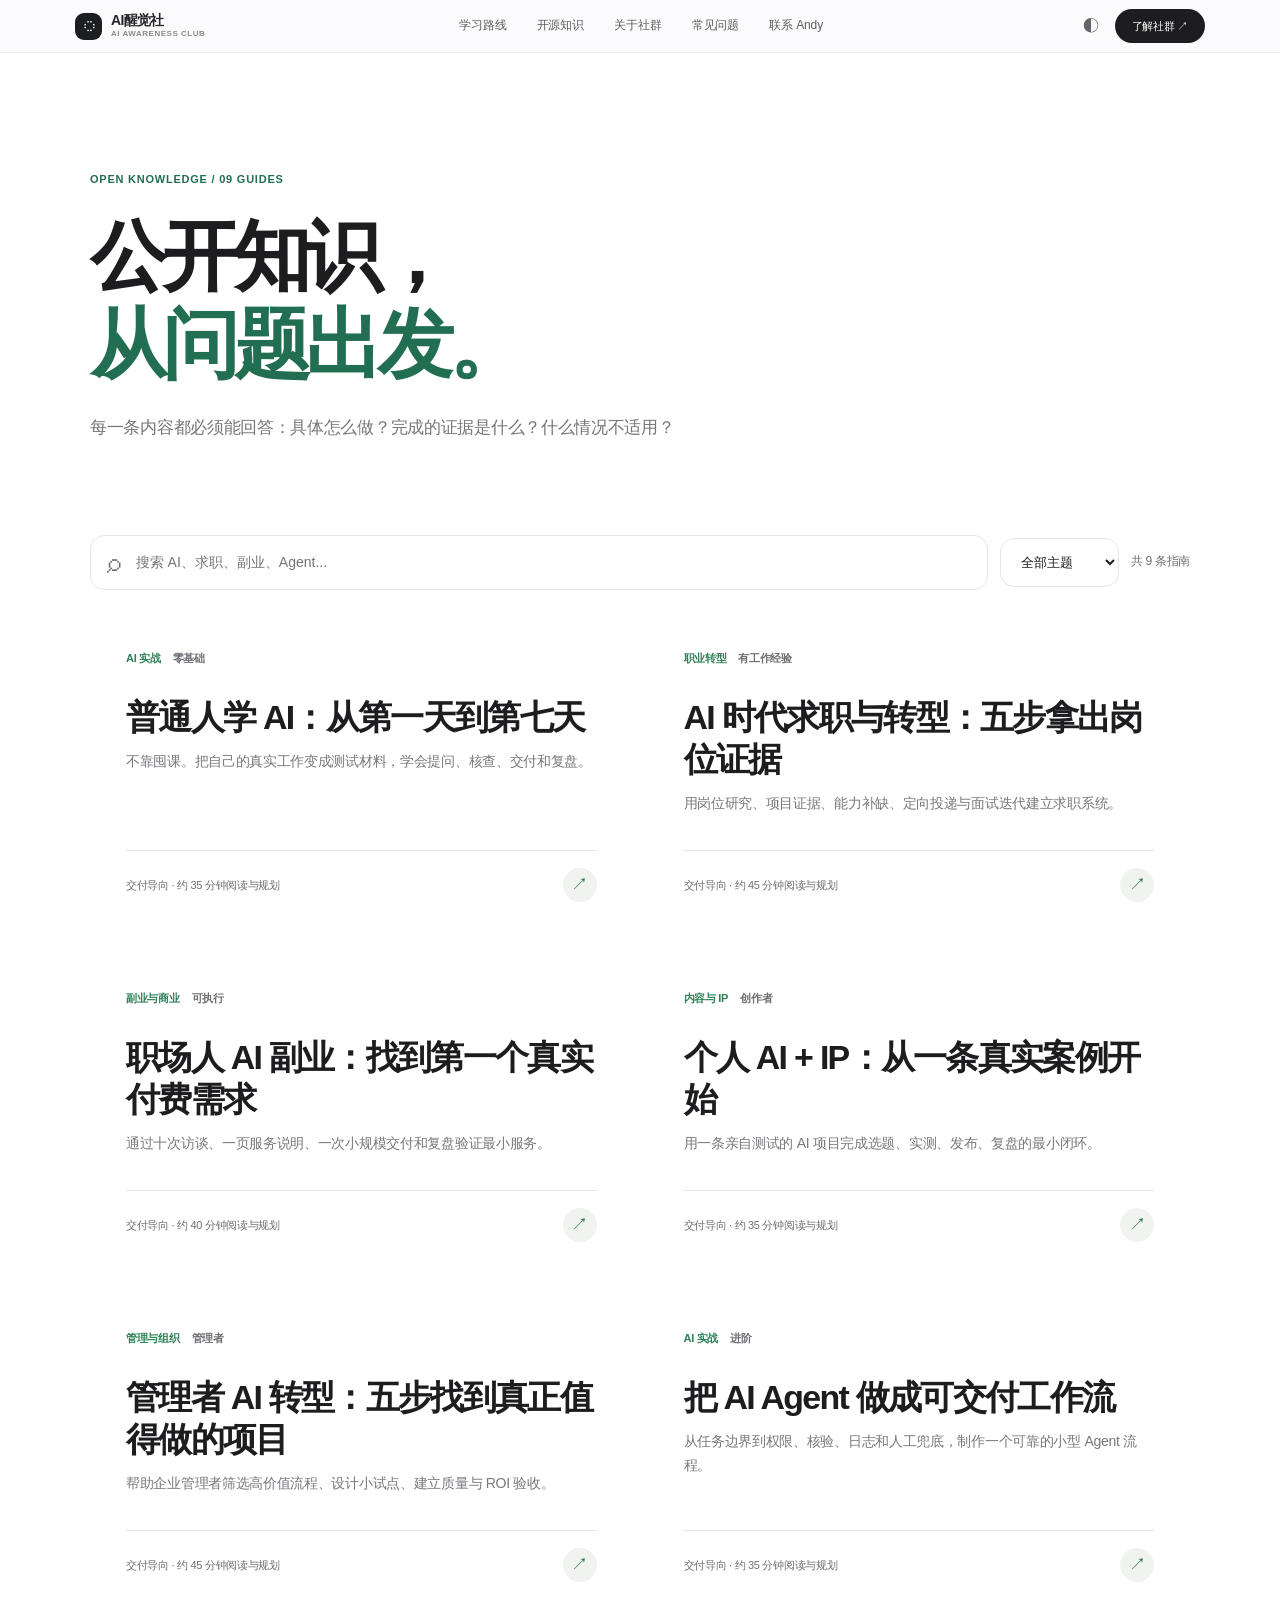
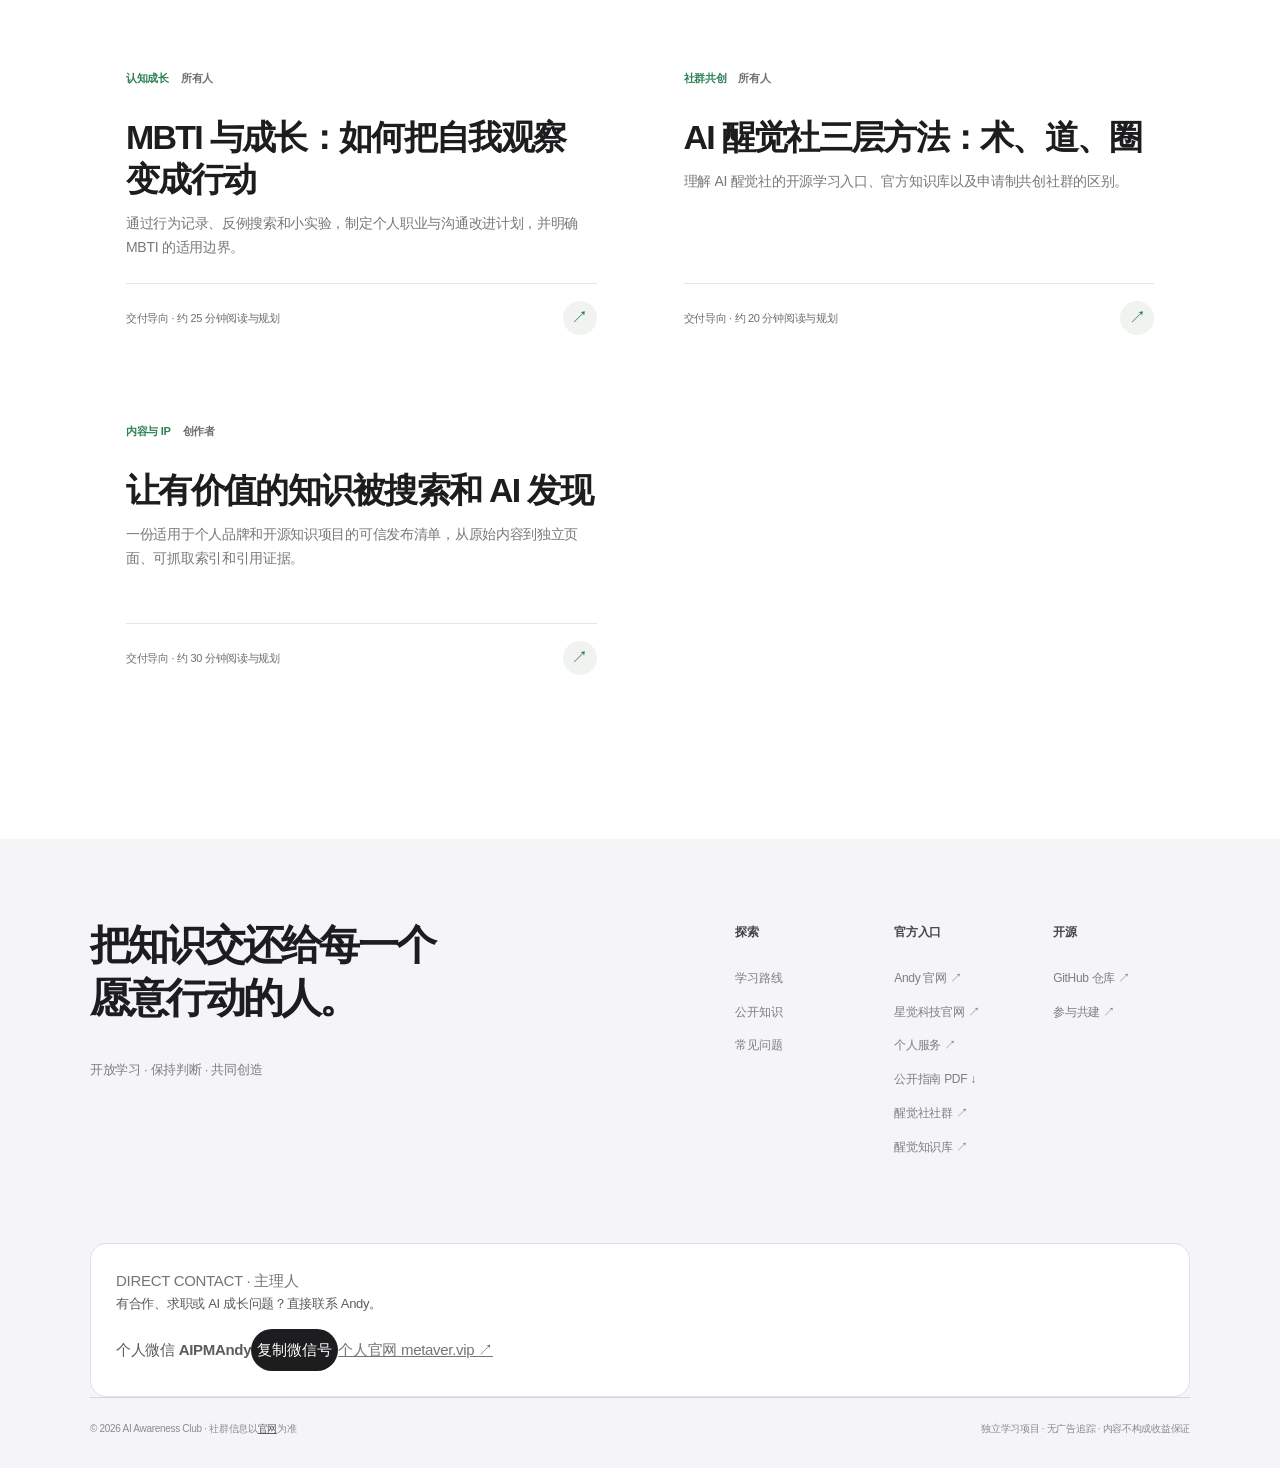
<file: docs/library/index.html>
<!doctype html>
<html lang="zh-CN" data-theme="light" data-site-root="../"><head>
<meta charset="utf-8"><meta name="viewport" content="width=device-width,initial-scale=1">
<meta name="theme-color" content="#f5f5f7"><meta name="color-scheme" content="light dark">
<title>AI 免费开源知识库｜9 条实战指南｜AI醒觉社</title><meta name="description" content="按 AI 入门、求职、个人 IP、副业、管理者、Agent 与认知成长筛选 9 条免费可执行指南。">
<meta name="author" content="AI醒觉社 · AI Awareness Club"><meta name="robots" content="index,follow,max-image-preview:large">
<link rel="canonical" href="https://aipmandy.github.io/AI-Awareness-Club/library/"><link rel="icon" type="image/svg+xml" href="../assets/icon.svg">
<meta property="og:site_name" content="AI醒觉社 · AI Awareness Club"><meta property="og:type" content="website">
<meta property="og:title" content="AI 免费开源知识库｜9 条实战指南｜AI醒觉社"><meta property="og:description" content="按 AI 入门、求职、个人 IP、副业、管理者、Agent 与认知成长筛选 9 条免费可执行指南。">
<meta property="og:url" content="https://aipmandy.github.io/AI-Awareness-Club/library/"><meta property="og:image" content="https://aipmandy.github.io/AI-Awareness-Club/assets/social-preview.png">
<meta property="og:locale" content="zh_CN"><meta name="twitter:card" content="summary_large_image">
<meta name="twitter:title" content="AI 免费开源知识库｜9 条实战指南｜AI醒觉社"><meta name="twitter:description" content="按 AI 入门、求职、个人 IP、副业、管理者、Agent 与认知成长筛选 9 条免费可执行指南。">
<link rel="stylesheet" href="../assets/style.css">
<link rel="stylesheet" href="../assets/apple.css">
<script type="application/ld+json">{"@context":"https://schema.org","@type":"BreadcrumbList","itemListElement":[{"@type":"ListItem","position":1,"name":"首页","item":"https://aipmandy.github.io/AI-Awareness-Club/"},{"@type":"ListItem","position":2,"name":"开源知识库","item":"https://aipmandy.github.io/AI-Awareness-Club/library/"}]}</script>
</head><body><a class="skip" href="#main">跳到主要内容</a>
<header class="site-header"><div class="header-inner"><a href="../index.html" class="logo" aria-label="AI醒觉社首页"><span class="logo-mark" aria-hidden="true">◌</span><span>AI<span class="brand-highlight">醒觉社</span><small>AI AWARENESS CLUB</small></span></a>
<nav class="main-nav" aria-label="主导航"><a href="../paths/index.html">学习路线</a><a href="../library/index.html">开源知识</a><a href="../about/index.html">关于社群</a><a href="../faq/index.html">常见问题</a><a href="../index.html#contact">联系 Andy</a></nav>
<div class="header-actions"><button class="icon-button theme-toggle" type="button" aria-label="切换深浅色模式" title="切换主题"><span aria-hidden="true">◐</span></button><a class="nav-cta" href="https://metaver.vip/community" target="_blank" rel="noopener noreferrer">了解社群 <span aria-hidden="true">↗</span></a></div>
<button class="menu-button" aria-label="打开菜单" aria-expanded="false" aria-controls="mobile-nav">☰</button></div>
<nav class="mobile-nav" id="mobile-nav" hidden aria-label="移动导航"><a href="../paths/index.html">学习路线</a><a href="../library/index.html">开源知识</a><a href="../about/index.html">关于社群</a><a href="../faq/index.html">常见问题</a><a href="https://metaver.vip/community">了解社群 ↗</a><a href="../index.html#contact">联系 Andy · 微信</a></nav></header><main id="main"><section class="page-hero container"><div class="eyebrow">OPEN KNOWLEDGE / 09 GUIDES</div><h1>公开知识，<br><em>从问题出发。</em></h1><p>每一条内容都必须能回答：具体怎么做？完成的证据是什么？什么情况不适用？</p></section><section class="container library-page"><div class="filter-bar"><label class="search-wrap"><span aria-hidden="true">⌕</span><input id="guide-search" type="search" placeholder="搜索 AI、求职、副业、Agent..." aria-label="搜索公开指南" autocomplete="off"></label><select id="category-filter" aria-label="按主题筛选"><option value="all">全部主题</option><option value="AI 实战">AI 实战</option><option value="内容与 IP">内容与 IP</option><option value="副业与商业">副业与商业</option><option value="社群共创">社群共创</option><option value="管理与组织">管理与组织</option><option value="职业转型">职业转型</option><option value="认知成长">认知成长</option></select><span id="result-count" role="status" aria-live="polite">共 9 条指南</span></div><div class="guide-grid library-grid"><a class="guide-card" href="../guides/ai-first-week/index.html" data-filter-item data-keywords="普通人学 AI：从第一天到第七天 不靠囤课。把自己的真实工作变成测试材料，学会提问、核查、交付和复盘。 刚接触 AI，不知道从哪里开始 AI 实战" data-category="AI 实战">
<span class="card-meta"><span>AI 实战</span><span>零基础</span></span><h3>普通人学 AI：从第一天到第七天</h3><p>不靠囤课。把自己的真实工作变成测试材料，学会提问、核查、交付和复盘。</p><span class="card-bottom"><span>交付导向 · 约 35 分钟阅读与规划</span><span class="circle-arrow" aria-hidden="true">↗</span></span></a><a class="guide-card" href="../guides/career-transition/index.html" data-filter-item data-keywords="AI 时代求职与转型：五步拿出岗位证据 用岗位研究、项目证据、能力补缺、定向投递与面试迭代建立求职系统。 想转 AI 产品、AI 运营、AI 解决方案或升级现有岗位 职业转型" data-category="职业转型">
<span class="card-meta"><span>职业转型</span><span>有工作经验</span></span><h3>AI 时代求职与转型：五步拿出岗位证据</h3><p>用岗位研究、项目证据、能力补缺、定向投递与面试迭代建立求职系统。</p><span class="card-bottom"><span>交付导向 · 约 45 分钟阅读与规划</span><span class="circle-arrow" aria-hidden="true">↗</span></span></a><a class="guide-card" href="../guides/first-customer/index.html" data-filter-item data-keywords="职场人 AI 副业：找到第一个真实付费需求 通过十次访谈、一页服务说明、一次小规模交付和复盘验证最小服务。 想把职业经验转成 AI 相关咨询、工具或服务 副业与商业" data-category="副业与商业">
<span class="card-meta"><span>副业与商业</span><span>可执行</span></span><h3>职场人 AI 副业：找到第一个真实付费需求</h3><p>通过十次访谈、一页服务说明、一次小规模交付和复盘验证最小服务。</p><span class="card-bottom"><span>交付导向 · 约 40 分钟阅读与规划</span><span class="circle-arrow" aria-hidden="true">↗</span></span></a><a class="guide-card" href="../guides/personal-ip/index.html" data-filter-item data-keywords="个人 AI + IP：从一条真实案例开始 用一条亲自测试的 AI 项目完成选题、实测、发布、复盘的最小闭环。 想做 AI 自媒体，建立个人品牌并获得咨询线索 内容与 IP" data-category="内容与 IP">
<span class="card-meta"><span>内容与 IP</span><span>创作者</span></span><h3>个人 AI + IP：从一条真实案例开始</h3><p>用一条亲自测试的 AI 项目完成选题、实测、发布、复盘的最小闭环。</p><span class="card-bottom"><span>交付导向 · 约 35 分钟阅读与规划</span><span class="circle-arrow" aria-hidden="true">↗</span></span></a><a class="guide-card" href="../guides/executive-ai/index.html" data-filter-item data-keywords="管理者 AI 转型：五步找到真正值得做的项目 帮助企业管理者筛选高价值流程、设计小试点、建立质量与 ROI 验收。 管理者或企业负责人寻找 AI 落地路径 管理与组织" data-category="管理与组织">
<span class="card-meta"><span>管理与组织</span><span>管理者</span></span><h3>管理者 AI 转型：五步找到真正值得做的项目</h3><p>帮助企业管理者筛选高价值流程、设计小试点、建立质量与 ROI 验收。</p><span class="card-bottom"><span>交付导向 · 约 45 分钟阅读与规划</span><span class="circle-arrow" aria-hidden="true">↗</span></span></a><a class="guide-card" href="../guides/agent-workflow/index.html" data-filter-item data-keywords="把 AI Agent 做成可交付工作流 从任务边界到权限、核验、日志和人工兜底，制作一个可靠的小型 Agent 流程。 已经会使用 AI，想提升到 Agent 工作流 AI 实战" data-category="AI 实战">
<span class="card-meta"><span>AI 实战</span><span>进阶</span></span><h3>把 AI Agent 做成可交付工作流</h3><p>从任务边界到权限、核验、日志和人工兜底，制作一个可靠的小型 Agent 流程。</p><span class="card-bottom"><span>交付导向 · 约 35 分钟阅读与规划</span><span class="circle-arrow" aria-hidden="true">↗</span></span></a><a class="guide-card" href="../guides/mbti-reflection/index.html" data-filter-item data-keywords="MBTI 与成长：如何把自我观察变成行动 通过行为记录、反例搜索和小实验，制定个人职业与沟通改进计划，并明确 MBTI 的适用边界。 对 MBTI、INTJ、INFJ、自我认知和职业发展感兴趣 认知成长" data-category="认知成长">
<span class="card-meta"><span>认知成长</span><span>所有人</span></span><h3>MBTI 与成长：如何把自我观察变成行动</h3><p>通过行为记录、反例搜索和小实验，制定个人职业与沟通改进计划，并明确 MBTI 的适用边界。</p><span class="card-bottom"><span>交付导向 · 约 25 分钟阅读与规划</span><span class="circle-arrow" aria-hidden="true">↗</span></span></a><a class="guide-card" href="../guides/community-method/index.html" data-filter-item data-keywords="AI 醒觉社三层方法：术、道、圈 理解 AI 醒觉社的开源学习入口、官方知识库以及申请制共创社群的区别。 想了解 AI 醒觉社到底是什么、怎么加入 社群共创" data-category="社群共创">
<span class="card-meta"><span>社群共创</span><span>所有人</span></span><h3>AI 醒觉社三层方法：术、道、圈</h3><p>理解 AI 醒觉社的开源学习入口、官方知识库以及申请制共创社群的区别。</p><span class="card-bottom"><span>交付导向 · 约 20 分钟阅读与规划</span><span class="circle-arrow" aria-hidden="true">↗</span></span></a><a class="guide-card" href="../guides/public-knowledge-geo/index.html" data-filter-item data-keywords="让有价值的知识被搜索和 AI 发现 一份适用于个人品牌和开源知识项目的可信发布清单，从原始内容到独立页面、可抓取索引和引用证据。 想做好 GEO、SEO 和 AI 搜索中的品牌曝光 内容与 IP" data-category="内容与 IP">
<span class="card-meta"><span>内容与 IP</span><span>创作者</span></span><h3>让有价值的知识被搜索和 AI 发现</h3><p>一份适用于个人品牌和开源知识项目的可信发布清单，从原始内容到独立页面、可抓取索引和引用证据。</p><span class="card-bottom"><span>交付导向 · 约 30 分钟阅读与规划</span><span class="circle-arrow" aria-hidden="true">↗</span></span></a></div><p id="no-results" class="no-results" hidden>没有匹配内容。试试更短的关键词，或切换到全部主题。</p></section></main><footer class="footer"><div class="footer-top"><div><div class="footer-symbol" aria-hidden="true">◌</div><h2>把知识交还给每一个<br>愿意行动的人。</h2><p>开放学习 · 保持判断 · 共同创造</p></div><div class="footer-links"><div><b>探索</b><a href="../paths/index.html">学习路线</a><a href="../library/index.html">公开知识</a><a href="../faq/index.html">常见问题</a></div><div><b>官方入口</b><a href="https://metaver.vip/">Andy 官网 ↗</a><a href="https://www.a6no1.cn/">星觉科技官网 ↗</a><a href="https://metaver.vip/services">个人服务 ↗</a><a href="../pdf/ai-awareness-club-guide.pdf">公开指南 PDF ↓</a><a href="https://metaver.vip/community">醒觉社社群 ↗</a><a href="https://kb.metaver.vip/">醒觉知识库 ↗</a></div><div><b>开源</b><a href="https://github.com/AIPMAndy/AI-Awareness-Club">GitHub 仓库 ↗</a><a href="https://github.com/AIPMAndy/AI-Awareness-Club/blob/main/CONTRIBUTING.md">参与共建 ↗</a></div></div></div>
<div class="footer-contact" aria-label="联系主理人 Andy"><div><span class="contact-eyebrow">DIRECT CONTACT · 主理人</span><p>有合作、求职或 AI 成长问题？直接联系 Andy。</p></div><div class="footer-contact-actions"><span class="wechat-identity">个人微信 <strong>AIPMAndy</strong></span><button type="button" class="copy-wechat" data-copy-wechat="AIPMAndy" aria-label="复制 Andy 个人微信号 AIPMAndy">复制微信号</button><a href="https://metaver.vip/" class="contact-website" target="_blank" rel="noopener noreferrer">个人官网 metaver.vip <span aria-hidden="true">↗</span></a></div></div>
<div class="footer-bottom"><span>© 2026 AI Awareness Club · 社群信息以<a href="https://metaver.vip/community">官网</a>为准</span><span>独立学习项目 · 无广告追踪 · 内容不构成收益保证</span></div></footer><script src="../assets/app.js" defer></script></body></html>
</file>
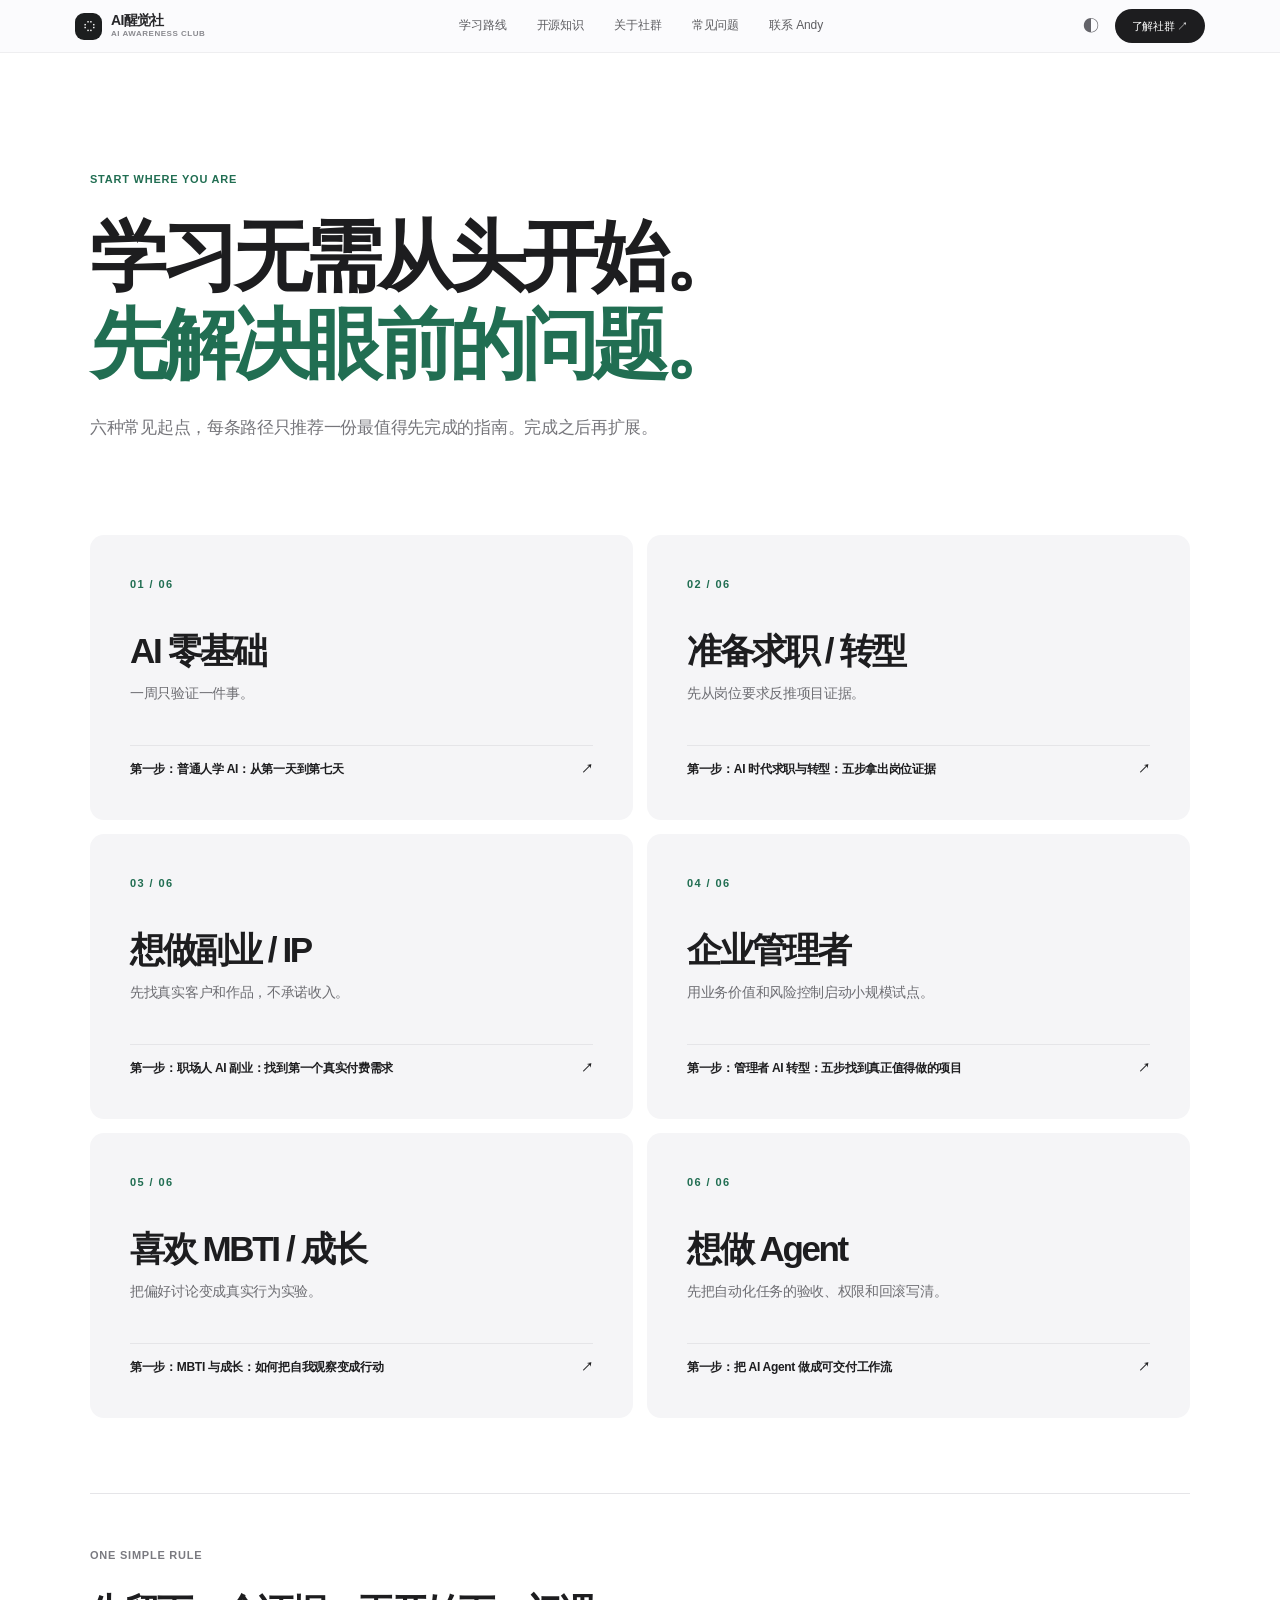
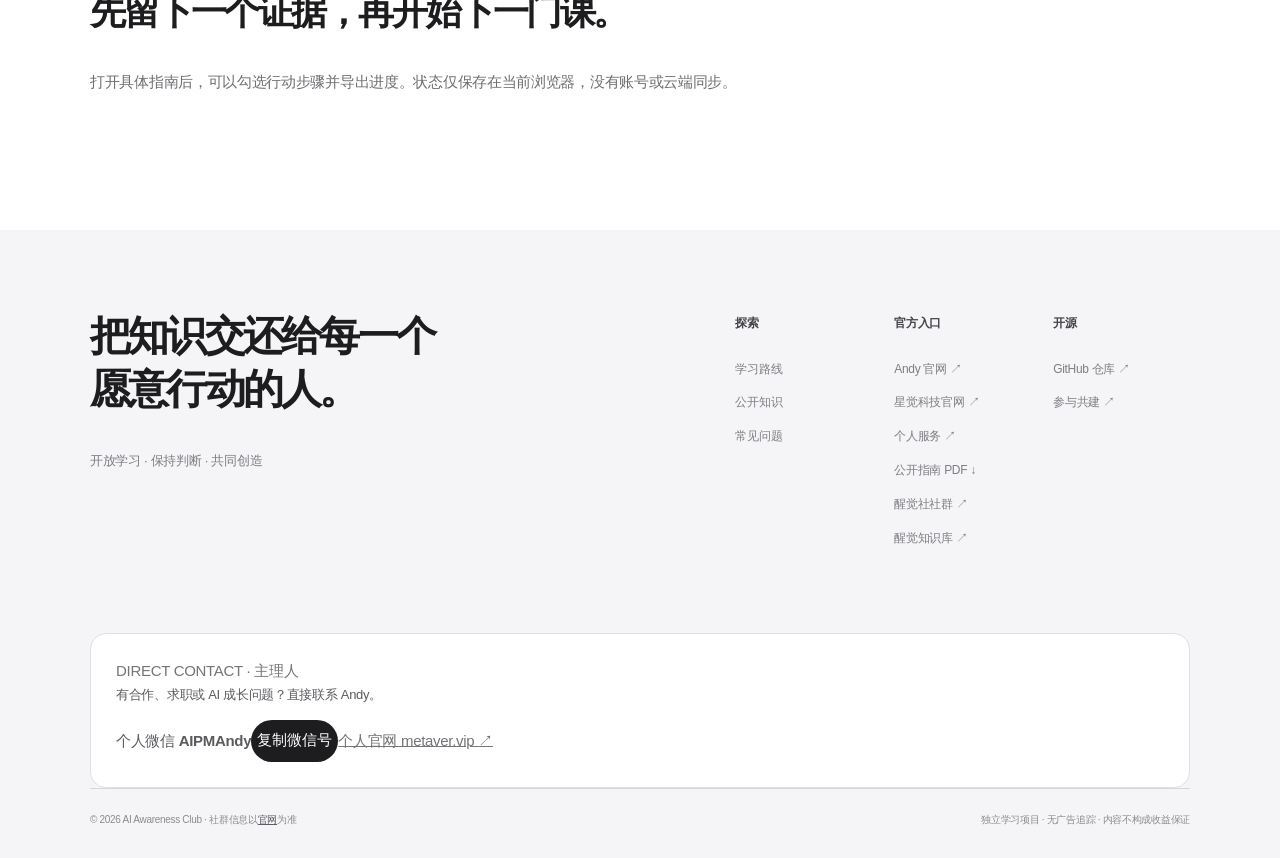
<file: docs/paths/index.html>
<!doctype html>
<html lang="zh-CN" data-theme="light" data-site-root="../"><head>
<meta charset="utf-8"><meta name="viewport" content="width=device-width,initial-scale=1">
<meta name="theme-color" content="#f5f5f7"><meta name="color-scheme" content="light dark">
<title>AI 学习路线｜求职、副业、个人 IP 与 Agent｜AI醒觉社</title><meta name="description" content="按真实问题选择 AI 入门、求职转型、副业、AI 管理、MBTI 成长和 Agent 的公开学习路线。">
<meta name="author" content="AI醒觉社 · AI Awareness Club"><meta name="robots" content="index,follow,max-image-preview:large">
<link rel="canonical" href="https://aipmandy.github.io/AI-Awareness-Club/paths/"><link rel="icon" type="image/svg+xml" href="../assets/icon.svg">
<meta property="og:site_name" content="AI醒觉社 · AI Awareness Club"><meta property="og:type" content="website">
<meta property="og:title" content="AI 学习路线｜求职、副业、个人 IP 与 Agent｜AI醒觉社"><meta property="og:description" content="按真实问题选择 AI 入门、求职转型、副业、AI 管理、MBTI 成长和 Agent 的公开学习路线。">
<meta property="og:url" content="https://aipmandy.github.io/AI-Awareness-Club/paths/"><meta property="og:image" content="https://aipmandy.github.io/AI-Awareness-Club/assets/social-preview.png">
<meta property="og:locale" content="zh_CN"><meta name="twitter:card" content="summary_large_image">
<meta name="twitter:title" content="AI 学习路线｜求职、副业、个人 IP 与 Agent｜AI醒觉社"><meta name="twitter:description" content="按真实问题选择 AI 入门、求职转型、副业、AI 管理、MBTI 成长和 Agent 的公开学习路线。">
<link rel="stylesheet" href="../assets/style.css">
<link rel="stylesheet" href="../assets/apple.css">
<script type="application/ld+json">{"@context":"https://schema.org","@type":"BreadcrumbList","itemListElement":[{"@type":"ListItem","position":1,"name":"首页","item":"https://aipmandy.github.io/AI-Awareness-Club/"},{"@type":"ListItem","position":2,"name":"学习路线","item":"https://aipmandy.github.io/AI-Awareness-Club/paths/"}]}</script>
</head><body><a class="skip" href="#main">跳到主要内容</a>
<header class="site-header"><div class="header-inner"><a href="../index.html" class="logo" aria-label="AI醒觉社首页"><span class="logo-mark" aria-hidden="true">◌</span><span>AI<span class="brand-highlight">醒觉社</span><small>AI AWARENESS CLUB</small></span></a>
<nav class="main-nav" aria-label="主导航"><a href="../paths/index.html">学习路线</a><a href="../library/index.html">开源知识</a><a href="../about/index.html">关于社群</a><a href="../faq/index.html">常见问题</a><a href="../index.html#contact">联系 Andy</a></nav>
<div class="header-actions"><button class="icon-button theme-toggle" type="button" aria-label="切换深浅色模式" title="切换主题"><span aria-hidden="true">◐</span></button><a class="nav-cta" href="https://metaver.vip/community" target="_blank" rel="noopener noreferrer">了解社群 <span aria-hidden="true">↗</span></a></div>
<button class="menu-button" aria-label="打开菜单" aria-expanded="false" aria-controls="mobile-nav">☰</button></div>
<nav class="mobile-nav" id="mobile-nav" hidden aria-label="移动导航"><a href="../paths/index.html">学习路线</a><a href="../library/index.html">开源知识</a><a href="../about/index.html">关于社群</a><a href="../faq/index.html">常见问题</a><a href="https://metaver.vip/community">了解社群 ↗</a><a href="../index.html#contact">联系 Andy · 微信</a></nav></header><main id="main"><section class="page-hero container"><div class="eyebrow">START WHERE YOU ARE</div><h1>学习无需从头开始。<br><em>先解决眼前的问题。</em></h1><p>六种常见起点，每条路径只推荐一份最值得先完成的指南。完成之后再扩展。</p></section><section class="container paths-grid"><a class="route-card" href="../guides/ai-first-week/index.html"><span class="route-num">01 / 06</span><h2>AI 零基础</h2><p>一周只验证一件事。</p><span class="route-destination">第一步：普通人学 AI：从第一天到第七天<strong aria-hidden="true">↗</strong></span></a><a class="route-card" href="../guides/career-transition/index.html"><span class="route-num">02 / 06</span><h2>准备求职 / 转型</h2><p>先从岗位要求反推项目证据。</p><span class="route-destination">第一步：AI 时代求职与转型：五步拿出岗位证据<strong aria-hidden="true">↗</strong></span></a><a class="route-card" href="../guides/first-customer/index.html"><span class="route-num">03 / 06</span><h2>想做副业 / IP</h2><p>先找真实客户和作品，不承诺收入。</p><span class="route-destination">第一步：职场人 AI 副业：找到第一个真实付费需求<strong aria-hidden="true">↗</strong></span></a><a class="route-card" href="../guides/executive-ai/index.html"><span class="route-num">04 / 06</span><h2>企业管理者</h2><p>用业务价值和风险控制启动小规模试点。</p><span class="route-destination">第一步：管理者 AI 转型：五步找到真正值得做的项目<strong aria-hidden="true">↗</strong></span></a><a class="route-card" href="../guides/mbti-reflection/index.html"><span class="route-num">05 / 06</span><h2>喜欢 MBTI / 成长</h2><p>把偏好讨论变成真实行为实验。</p><span class="route-destination">第一步：MBTI 与成长：如何把自我观察变成行动<strong aria-hidden="true">↗</strong></span></a><a class="route-card" href="../guides/agent-workflow/index.html"><span class="route-num">06 / 06</span><h2>想做 Agent</h2><p>先把自动化任务的验收、权限和回滚写清。</p><span class="route-destination">第一步：把 AI Agent 做成可交付工作流<strong aria-hidden="true">↗</strong></span></a></section><section class="container paths-note"><div class="eyebrow">ONE SIMPLE RULE</div><h2>先留下一个证据，再开始下一门课。</h2><p>打开具体指南后，可以勾选行动步骤并导出进度。状态仅保存在当前浏览器，没有账号或云端同步。</p></section></main><footer class="footer"><div class="footer-top"><div><div class="footer-symbol" aria-hidden="true">◌</div><h2>把知识交还给每一个<br>愿意行动的人。</h2><p>开放学习 · 保持判断 · 共同创造</p></div><div class="footer-links"><div><b>探索</b><a href="../paths/index.html">学习路线</a><a href="../library/index.html">公开知识</a><a href="../faq/index.html">常见问题</a></div><div><b>官方入口</b><a href="https://metaver.vip/">Andy 官网 ↗</a><a href="https://www.a6no1.cn/">星觉科技官网 ↗</a><a href="https://metaver.vip/services">个人服务 ↗</a><a href="../pdf/ai-awareness-club-guide.pdf">公开指南 PDF ↓</a><a href="https://metaver.vip/community">醒觉社社群 ↗</a><a href="https://kb.metaver.vip/">醒觉知识库 ↗</a></div><div><b>开源</b><a href="https://github.com/AIPMAndy/AI-Awareness-Club">GitHub 仓库 ↗</a><a href="https://github.com/AIPMAndy/AI-Awareness-Club/blob/main/CONTRIBUTING.md">参与共建 ↗</a></div></div></div>
<div class="footer-contact" aria-label="联系主理人 Andy"><div><span class="contact-eyebrow">DIRECT CONTACT · 主理人</span><p>有合作、求职或 AI 成长问题？直接联系 Andy。</p></div><div class="footer-contact-actions"><span class="wechat-identity">个人微信 <strong>AIPMAndy</strong></span><button type="button" class="copy-wechat" data-copy-wechat="AIPMAndy" aria-label="复制 Andy 个人微信号 AIPMAndy">复制微信号</button><a href="https://metaver.vip/" class="contact-website" target="_blank" rel="noopener noreferrer">个人官网 metaver.vip <span aria-hidden="true">↗</span></a></div></div>
<div class="footer-bottom"><span>© 2026 AI Awareness Club · 社群信息以<a href="https://metaver.vip/community">官网</a>为准</span><span>独立学习项目 · 无广告追踪 · 内容不构成收益保证</span></div></footer><script src="../assets/app.js" defer></script></body></html>
</file>
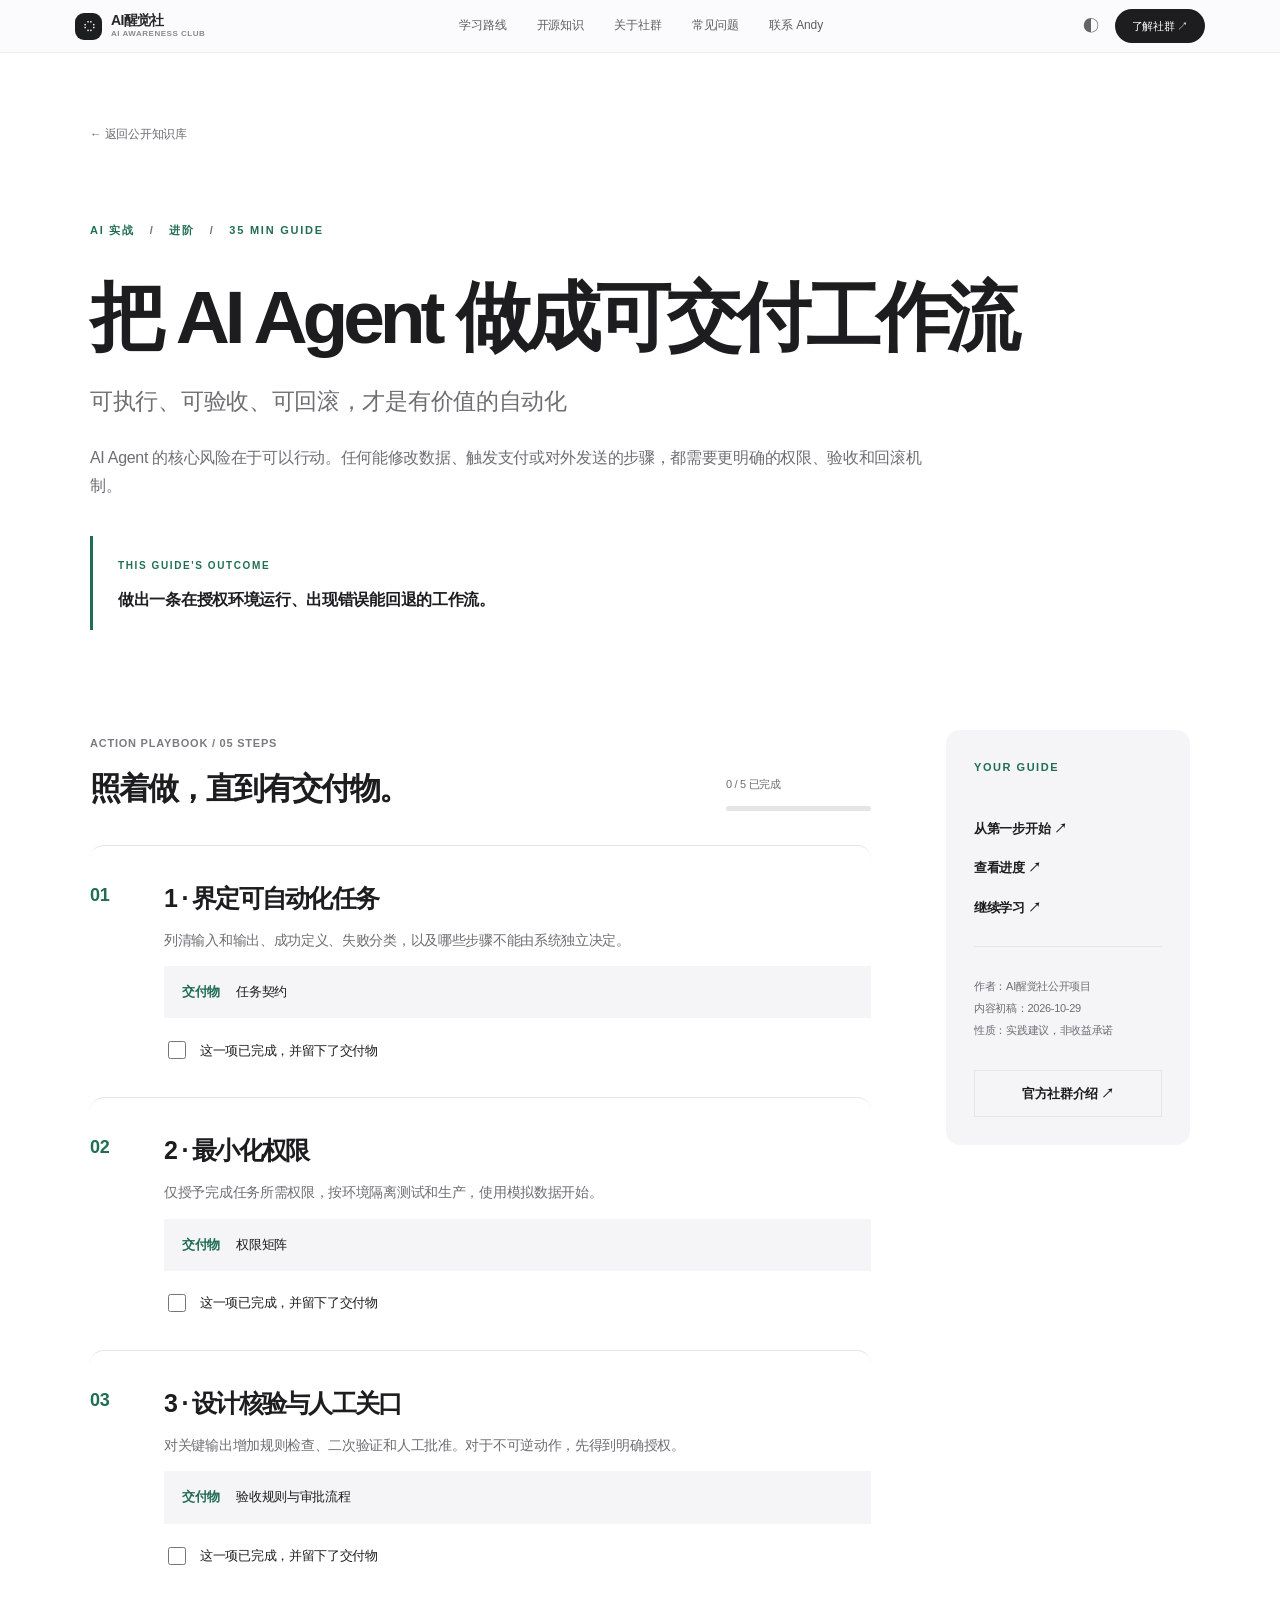
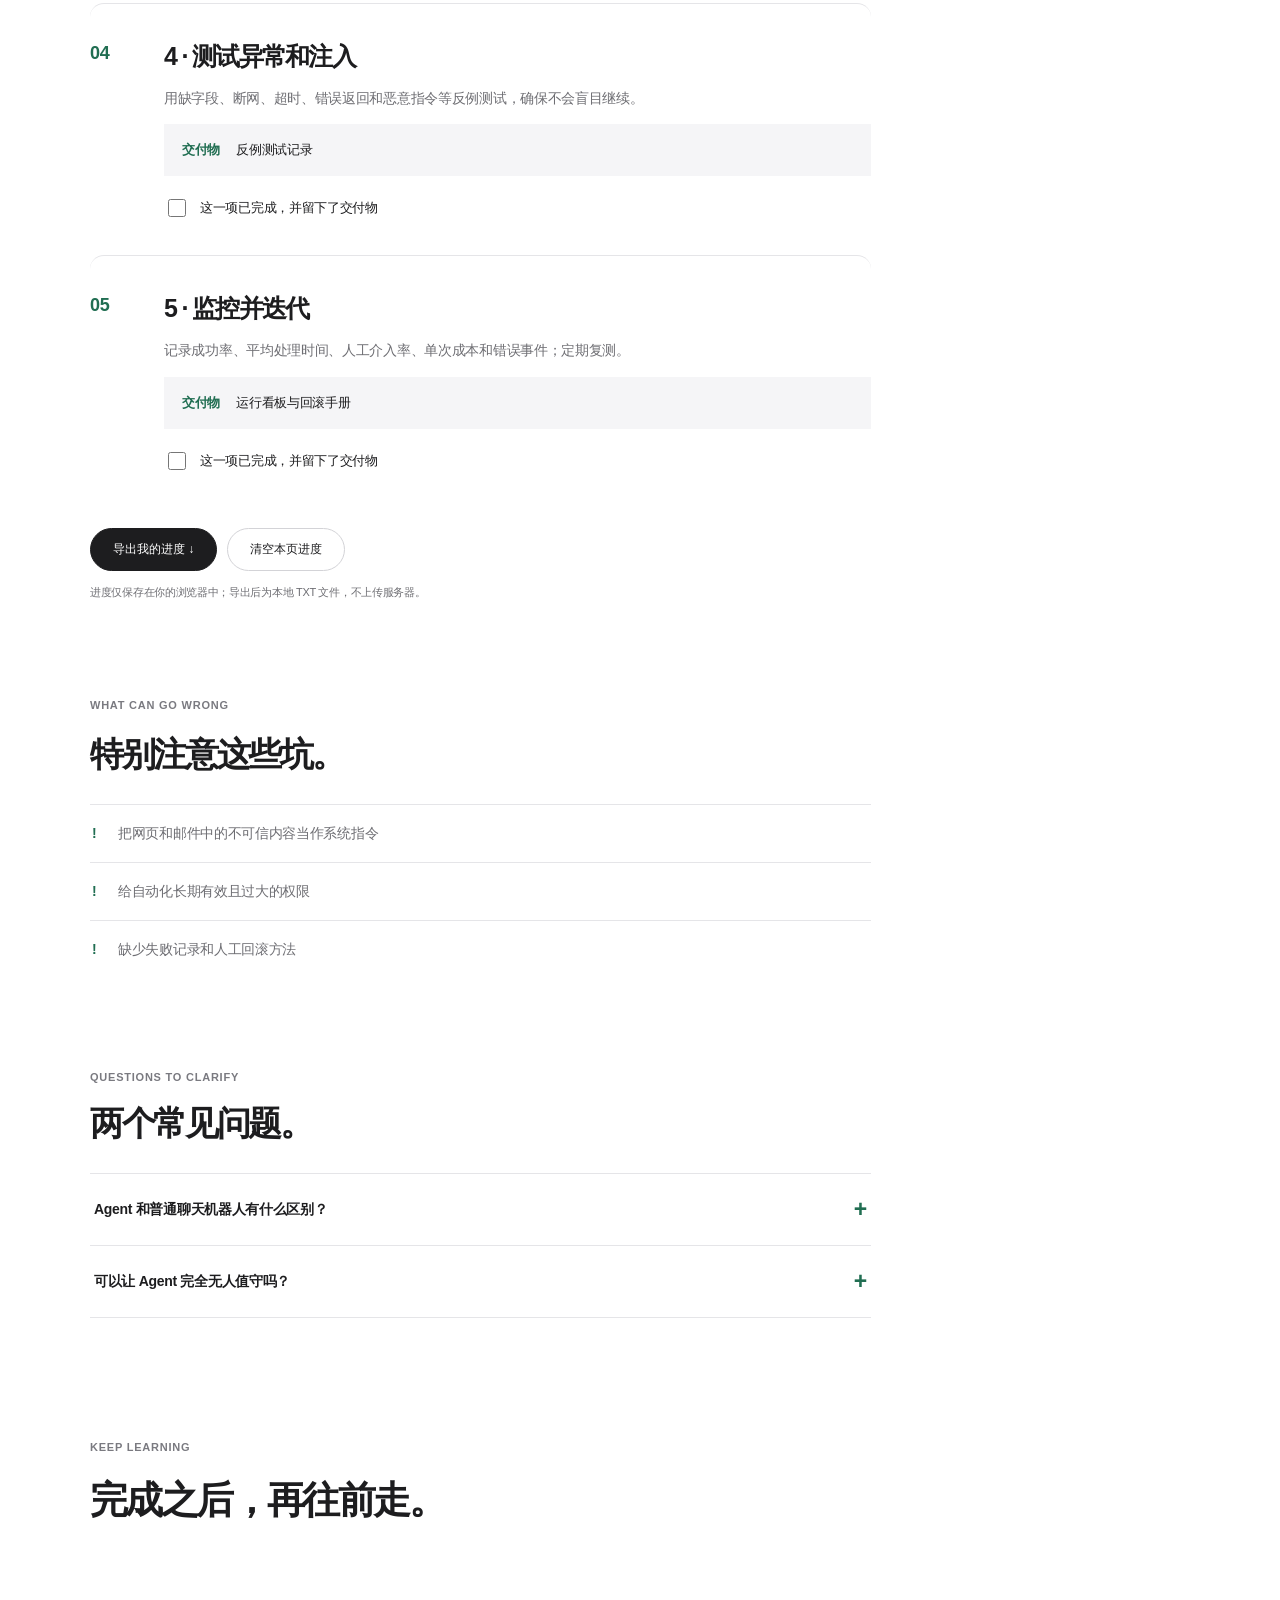
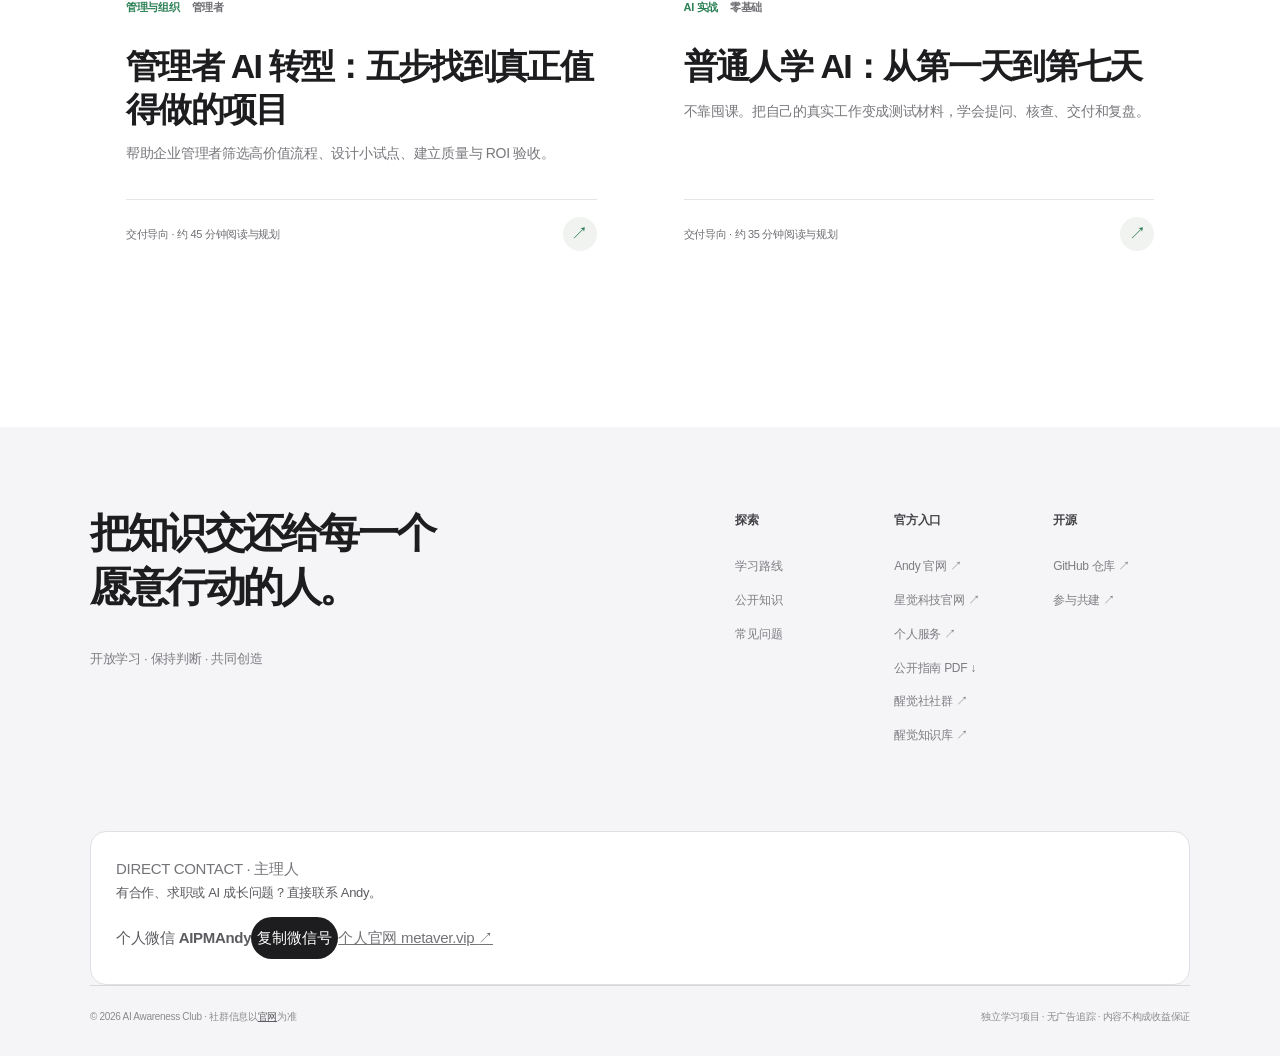
<file: docs/guides/agent-workflow/index.html>
<!doctype html>
<html lang="zh-CN" data-theme="light" data-site-root="../../"><head>
<meta charset="utf-8"><meta name="viewport" content="width=device-width,initial-scale=1">
<meta name="theme-color" content="#f5f5f7"><meta name="color-scheme" content="light dark">
<title>把 AI Agent 做成可交付工作流｜AI醒觉社</title><meta name="description" content="从任务边界到权限、核验、日志和人工兜底，制作一个可靠的小型 Agent 流程。">
<meta name="author" content="AI醒觉社 · AI Awareness Club"><meta name="robots" content="index,follow,max-image-preview:large">
<link rel="canonical" href="https://aipmandy.github.io/AI-Awareness-Club/guides/agent-workflow/"><link rel="icon" type="image/svg+xml" href="../../assets/icon.svg">
<meta property="og:site_name" content="AI醒觉社 · AI Awareness Club"><meta property="og:type" content="article">
<meta property="og:title" content="把 AI Agent 做成可交付工作流｜AI醒觉社"><meta property="og:description" content="从任务边界到权限、核验、日志和人工兜底，制作一个可靠的小型 Agent 流程。">
<meta property="og:url" content="https://aipmandy.github.io/AI-Awareness-Club/guides/agent-workflow/"><meta property="og:image" content="https://aipmandy.github.io/AI-Awareness-Club/assets/social-preview.png">
<meta property="og:locale" content="zh_CN"><meta name="twitter:card" content="summary_large_image">
<meta name="twitter:title" content="把 AI Agent 做成可交付工作流｜AI醒觉社"><meta name="twitter:description" content="从任务边界到权限、核验、日志和人工兜底，制作一个可靠的小型 Agent 流程。">
<link rel="stylesheet" href="../../assets/style.css">
<link rel="stylesheet" href="../../assets/apple.css">
<script type="application/ld+json">{"@context":"https://schema.org","@type":"BreadcrumbList","itemListElement":[{"@type":"ListItem","position":1,"name":"首页","item":"https://aipmandy.github.io/AI-Awareness-Club/"},{"@type":"ListItem","position":2,"name":"开源知识库","item":"https://aipmandy.github.io/AI-Awareness-Club/library/"},{"@type":"ListItem","position":3,"name":"把 AI Agent 做成可交付工作流","item":"https://aipmandy.github.io/AI-Awareness-Club/guides/agent-workflow/"}]}</script>
<script type="application/ld+json">{"@context":"https://schema.org","@type":"Article","headline":"把 AI Agent 做成可交付工作流","description":"从任务边界到权限、核验、日志和人工兜底，制作一个可靠的小型 Agent 流程。","inLanguage":"zh-CN","mainEntityOfPage":"https://aipmandy.github.io/AI-Awareness-Club/guides/agent-workflow/","author":{"@type":"Organization","name":"AI醒觉社","url":"https://metaver.vip/community"},"publisher":{"@type":"Organization","name":"AI醒觉社","url":"https://metaver.vip/community"},"dateModified":"2026-10-29","isAccessibleForFree":true}</script>
<script type="application/ld+json">{"@context":"https://schema.org","@type":"FAQPage","mainEntity":[{"@type":"Question","name":"Agent 和普通聊天机器人有什么区别？","acceptedAnswer":{"@type":"Answer","text":"Agent 通常可以调用工具执行一系列动作，因此要额外管理权限、状态、失败和人工审批。"}},{"@type":"Question","name":"可以让 Agent 完全无人值守吗？","acceptedAnswer":{"@type":"Answer","text":"低风险且有充分监控的任务可逐步自动化。涉及高风险或不可逆动作，应保留明确的人工控制。"}}]}</script>
</head><body><a class="skip" href="#main">跳到主要内容</a>
<header class="site-header"><div class="header-inner"><a href="../../index.html" class="logo" aria-label="AI醒觉社首页"><span class="logo-mark" aria-hidden="true">◌</span><span>AI<span class="brand-highlight">醒觉社</span><small>AI AWARENESS CLUB</small></span></a>
<nav class="main-nav" aria-label="主导航"><a href="../../paths/index.html">学习路线</a><a href="../../library/index.html">开源知识</a><a href="../../about/index.html">关于社群</a><a href="../../faq/index.html">常见问题</a><a href="../../index.html#contact">联系 Andy</a></nav>
<div class="header-actions"><button class="icon-button theme-toggle" type="button" aria-label="切换深浅色模式" title="切换主题"><span aria-hidden="true">◐</span></button><a class="nav-cta" href="https://metaver.vip/community" target="_blank" rel="noopener noreferrer">了解社群 <span aria-hidden="true">↗</span></a></div>
<button class="menu-button" aria-label="打开菜单" aria-expanded="false" aria-controls="mobile-nav">☰</button></div>
<nav class="mobile-nav" id="mobile-nav" hidden aria-label="移动导航"><a href="../../paths/index.html">学习路线</a><a href="../../library/index.html">开源知识</a><a href="../../about/index.html">关于社群</a><a href="../../faq/index.html">常见问题</a><a href="https://metaver.vip/community">了解社群 ↗</a><a href="../../index.html#contact">联系 Andy · 微信</a></nav></header><main id="main" class="guide-page"><section class="guide-hero container"><a class="back-link" href="../../library/index.html">← 返回公开知识库</a><div class="guide-kicker">AI 实战 <span>/</span> 进阶 <span>/</span> 35 MIN GUIDE</div><h1>把 AI Agent 做成可交付工作流</h1><p class="guide-subtitle">可执行、可验收、可回滚，才是有价值的自动化</p><p class="guide-intro">AI Agent 的核心风险在于可以行动。任何能修改数据、触发支付或对外发送的步骤，都需要更明确的权限、验收和回滚机制。</p><div class="guide-outcome"><span>THIS GUIDE'S OUTCOME</span><p>做出一条在授权环境运行、出现错误能回退的工作流。</p></div></section><div class="guide-body container"><div class="guide-steps"><div class="steps-header"><div><span class="eyebrow">ACTION PLAYBOOK / 05 STEPS</span><h2>照着做，直到有交付物。</h2></div><div class="progress-widget"><span id="progress-status" role="status" aria-live="polite">0 / 5 已完成</span><div class="progress-track"><span id="progress-bar" style="width:0%"></span></div></div></div><article class="step-card" id="step-1"><div class="step-index">01</div><div class="step-content"><h3>1 · 界定可自动化任务</h3><p>列清输入和输出、成功定义、失败分类，以及哪些步骤不能由系统独立决定。</p><div class="step-output"><strong>交付物</strong><span>任务契约</span></div><label class="step-check"><input type="checkbox" data-step="1" data-guide="agent-workflow"><span>这一项已完成，并留下了交付物</span></label></div></article><article class="step-card" id="step-2"><div class="step-index">02</div><div class="step-content"><h3>2 · 最小化权限</h3><p>仅授予完成任务所需权限，按环境隔离测试和生产，使用模拟数据开始。</p><div class="step-output"><strong>交付物</strong><span>权限矩阵</span></div><label class="step-check"><input type="checkbox" data-step="2" data-guide="agent-workflow"><span>这一项已完成，并留下了交付物</span></label></div></article><article class="step-card" id="step-3"><div class="step-index">03</div><div class="step-content"><h3>3 · 设计核验与人工关口</h3><p>对关键输出增加规则检查、二次验证和人工批准。对于不可逆动作，先得到明确授权。</p><div class="step-output"><strong>交付物</strong><span>验收规则与审批流程</span></div><label class="step-check"><input type="checkbox" data-step="3" data-guide="agent-workflow"><span>这一项已完成，并留下了交付物</span></label></div></article><article class="step-card" id="step-4"><div class="step-index">04</div><div class="step-content"><h3>4 · 测试异常和注入</h3><p>用缺字段、断网、超时、错误返回和恶意指令等反例测试，确保不会盲目继续。</p><div class="step-output"><strong>交付物</strong><span>反例测试记录</span></div><label class="step-check"><input type="checkbox" data-step="4" data-guide="agent-workflow"><span>这一项已完成，并留下了交付物</span></label></div></article><article class="step-card" id="step-5"><div class="step-index">05</div><div class="step-content"><h3>5 · 监控并迭代</h3><p>记录成功率、平均处理时间、人工介入率、单次成本和错误事件；定期复测。</p><div class="step-output"><strong>交付物</strong><span>运行看板与回滚手册</span></div><label class="step-check"><input type="checkbox" data-step="5" data-guide="agent-workflow"><span>这一项已完成，并留下了交付物</span></label></div></article><div class="progress-actions"><button type="button" id="export-progress" class="button button-dark">导出我的进度 ↓</button><button type="button" id="reset-progress" class="button button-ghost">清空本页进度</button></div><p class="privacy-caption">进度仅保存在你的浏览器中；导出后为本地 TXT 文件，不上传服务器。</p><section class="guide-cautions"><span class="eyebrow">WHAT CAN GO WRONG</span><h2>特别注意这些坑。</h2><ul><li>把网页和邮件中的不可信内容当作系统指令</li><li>给自动化长期有效且过大的权限</li><li>缺少失败记录和人工回滚方法</li></ul></section><section class="guide-faq"><div class="eyebrow">QUESTIONS TO CLARIFY</div><h2>两个常见问题。</h2><details class="faq-item"><summary><span>Agent 和普通聊天机器人有什么区别？</span><span class="faq-plus" aria-hidden="true">+</span></summary><p>Agent 通常可以调用工具执行一系列动作，因此要额外管理权限、状态、失败和人工审批。</p></details><details class="faq-item"><summary><span>可以让 Agent 完全无人值守吗？</span><span class="faq-plus" aria-hidden="true">+</span></summary><p>低风险且有充分监控的任务可逐步自动化。涉及高风险或不可逆动作，应保留明确的人工控制。</p></details></section></div><aside class="guide-sidebar"><div class="sticky-side"><span>YOUR GUIDE</span><a href="#step-1">从第一步开始 ↗</a><a href="#progress-status">查看进度 ↗</a><a href="#related">继续学习 ↗</a><hr><p>作者：AI醒觉社公开项目<br>内容初稿：2026-10-29<br>性质：实践建议，非收益承诺</p><a class="side-official" href="https://metaver.vip/community">官方社群介绍 ↗</a></div></aside></div><section class="related-section container" id="related"><div class="eyebrow">KEEP LEARNING</div><h2>完成之后，再往前走。</h2><div class="guide-grid"><a class="guide-card" href="../../guides/executive-ai/index.html" data-filter-item data-keywords="管理者 AI 转型：五步找到真正值得做的项目 帮助企业管理者筛选高价值流程、设计小试点、建立质量与 ROI 验收。 管理者或企业负责人寻找 AI 落地路径 管理与组织" data-category="管理与组织">
<span class="card-meta"><span>管理与组织</span><span>管理者</span></span><h3>管理者 AI 转型：五步找到真正值得做的项目</h3><p>帮助企业管理者筛选高价值流程、设计小试点、建立质量与 ROI 验收。</p><span class="card-bottom"><span>交付导向 · 约 45 分钟阅读与规划</span><span class="circle-arrow" aria-hidden="true">↗</span></span></a><a class="guide-card" href="../../guides/ai-first-week/index.html" data-filter-item data-keywords="普通人学 AI：从第一天到第七天 不靠囤课。把自己的真实工作变成测试材料，学会提问、核查、交付和复盘。 刚接触 AI，不知道从哪里开始 AI 实战" data-category="AI 实战">
<span class="card-meta"><span>AI 实战</span><span>零基础</span></span><h3>普通人学 AI：从第一天到第七天</h3><p>不靠囤课。把自己的真实工作变成测试材料，学会提问、核查、交付和复盘。</p><span class="card-bottom"><span>交付导向 · 约 35 分钟阅读与规划</span><span class="circle-arrow" aria-hidden="true">↗</span></span></a></div></section></main><footer class="footer"><div class="footer-top"><div><div class="footer-symbol" aria-hidden="true">◌</div><h2>把知识交还给每一个<br>愿意行动的人。</h2><p>开放学习 · 保持判断 · 共同创造</p></div><div class="footer-links"><div><b>探索</b><a href="../../paths/index.html">学习路线</a><a href="../../library/index.html">公开知识</a><a href="../../faq/index.html">常见问题</a></div><div><b>官方入口</b><a href="https://metaver.vip/">Andy 官网 ↗</a><a href="https://www.a6no1.cn/">星觉科技官网 ↗</a><a href="https://metaver.vip/services">个人服务 ↗</a><a href="../../pdf/ai-awareness-club-guide.pdf">公开指南 PDF ↓</a><a href="https://metaver.vip/community">醒觉社社群 ↗</a><a href="https://kb.metaver.vip/">醒觉知识库 ↗</a></div><div><b>开源</b><a href="https://github.com/AIPMAndy/AI-Awareness-Club">GitHub 仓库 ↗</a><a href="https://github.com/AIPMAndy/AI-Awareness-Club/blob/main/CONTRIBUTING.md">参与共建 ↗</a></div></div></div>
<div class="footer-contact" aria-label="联系主理人 Andy"><div><span class="contact-eyebrow">DIRECT CONTACT · 主理人</span><p>有合作、求职或 AI 成长问题？直接联系 Andy。</p></div><div class="footer-contact-actions"><span class="wechat-identity">个人微信 <strong>AIPMAndy</strong></span><button type="button" class="copy-wechat" data-copy-wechat="AIPMAndy" aria-label="复制 Andy 个人微信号 AIPMAndy">复制微信号</button><a href="https://metaver.vip/" class="contact-website" target="_blank" rel="noopener noreferrer">个人官网 metaver.vip <span aria-hidden="true">↗</span></a></div></div>
<div class="footer-bottom"><span>© 2026 AI Awareness Club · 社群信息以<a href="https://metaver.vip/community">官网</a>为准</span><span>独立学习项目 · 无广告追踪 · 内容不构成收益保证</span></div></footer><script src="../../assets/app.js" defer></script></body></html>
</file>
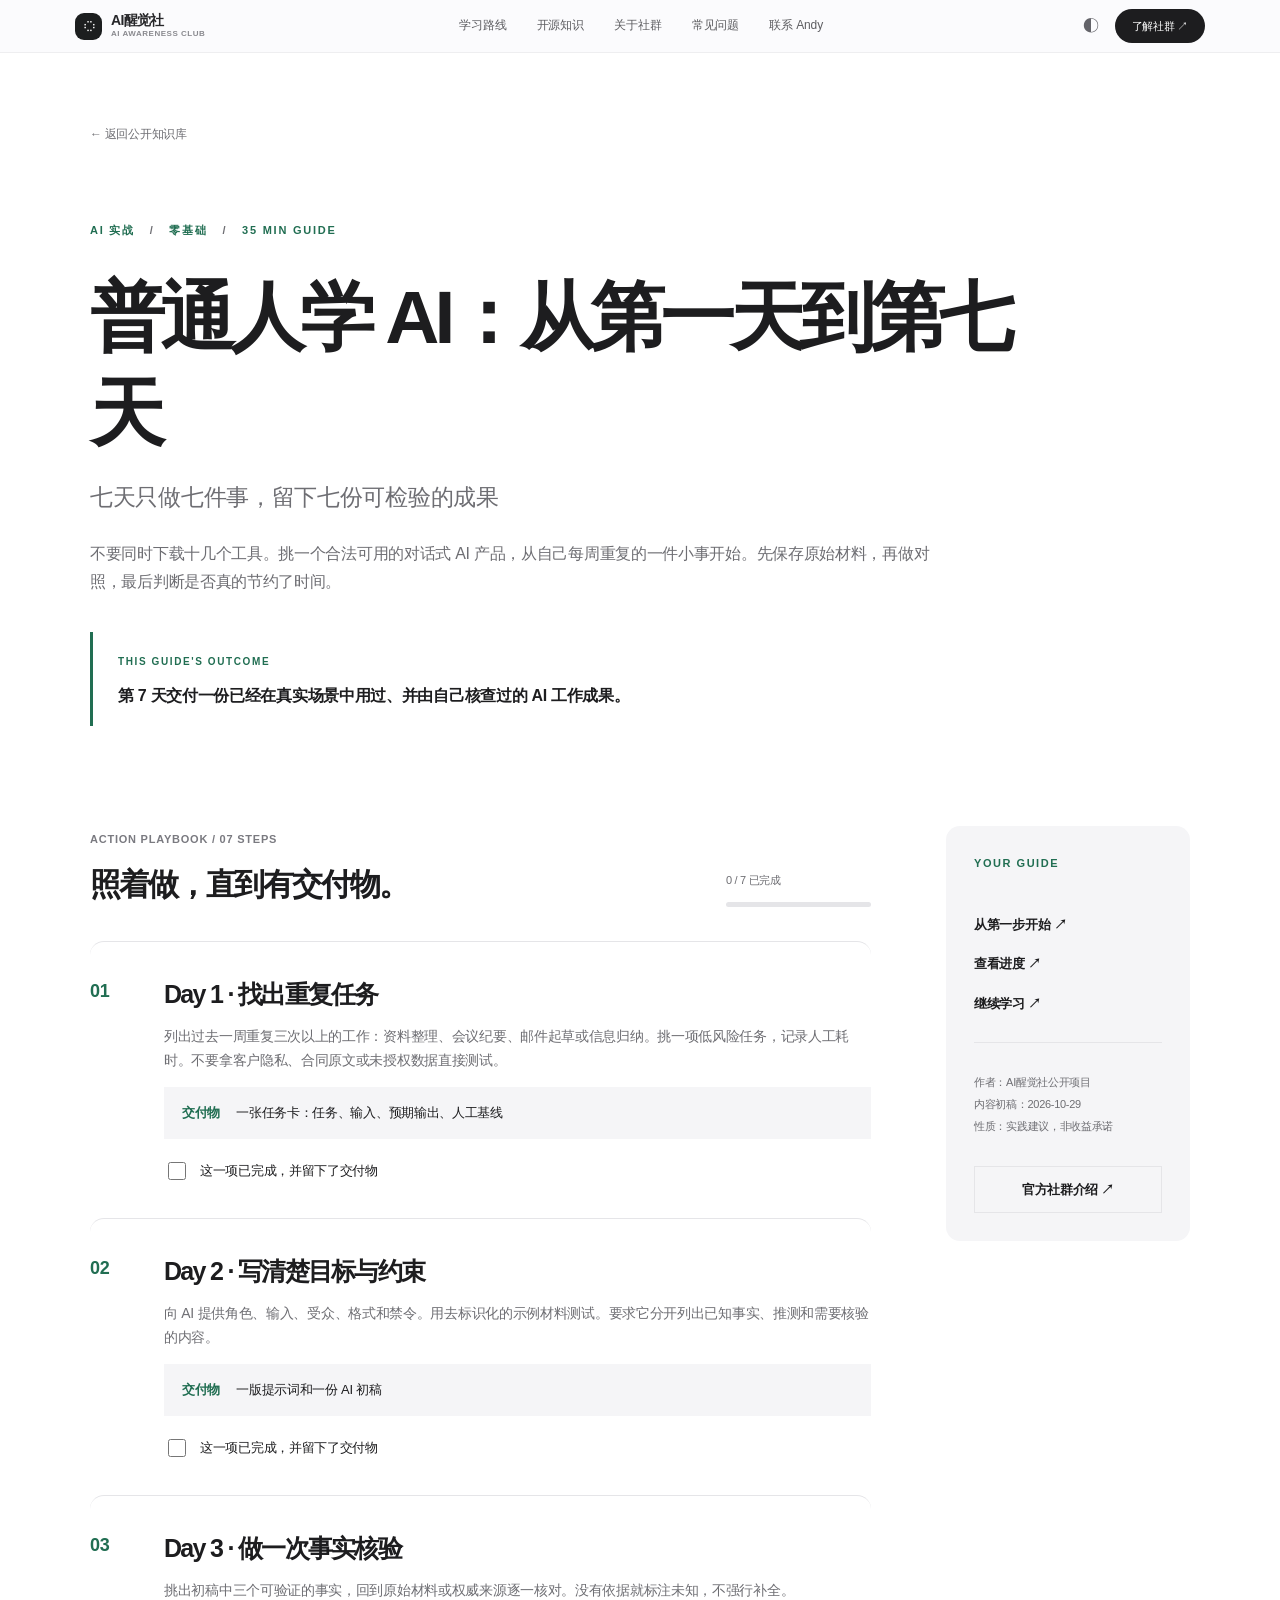
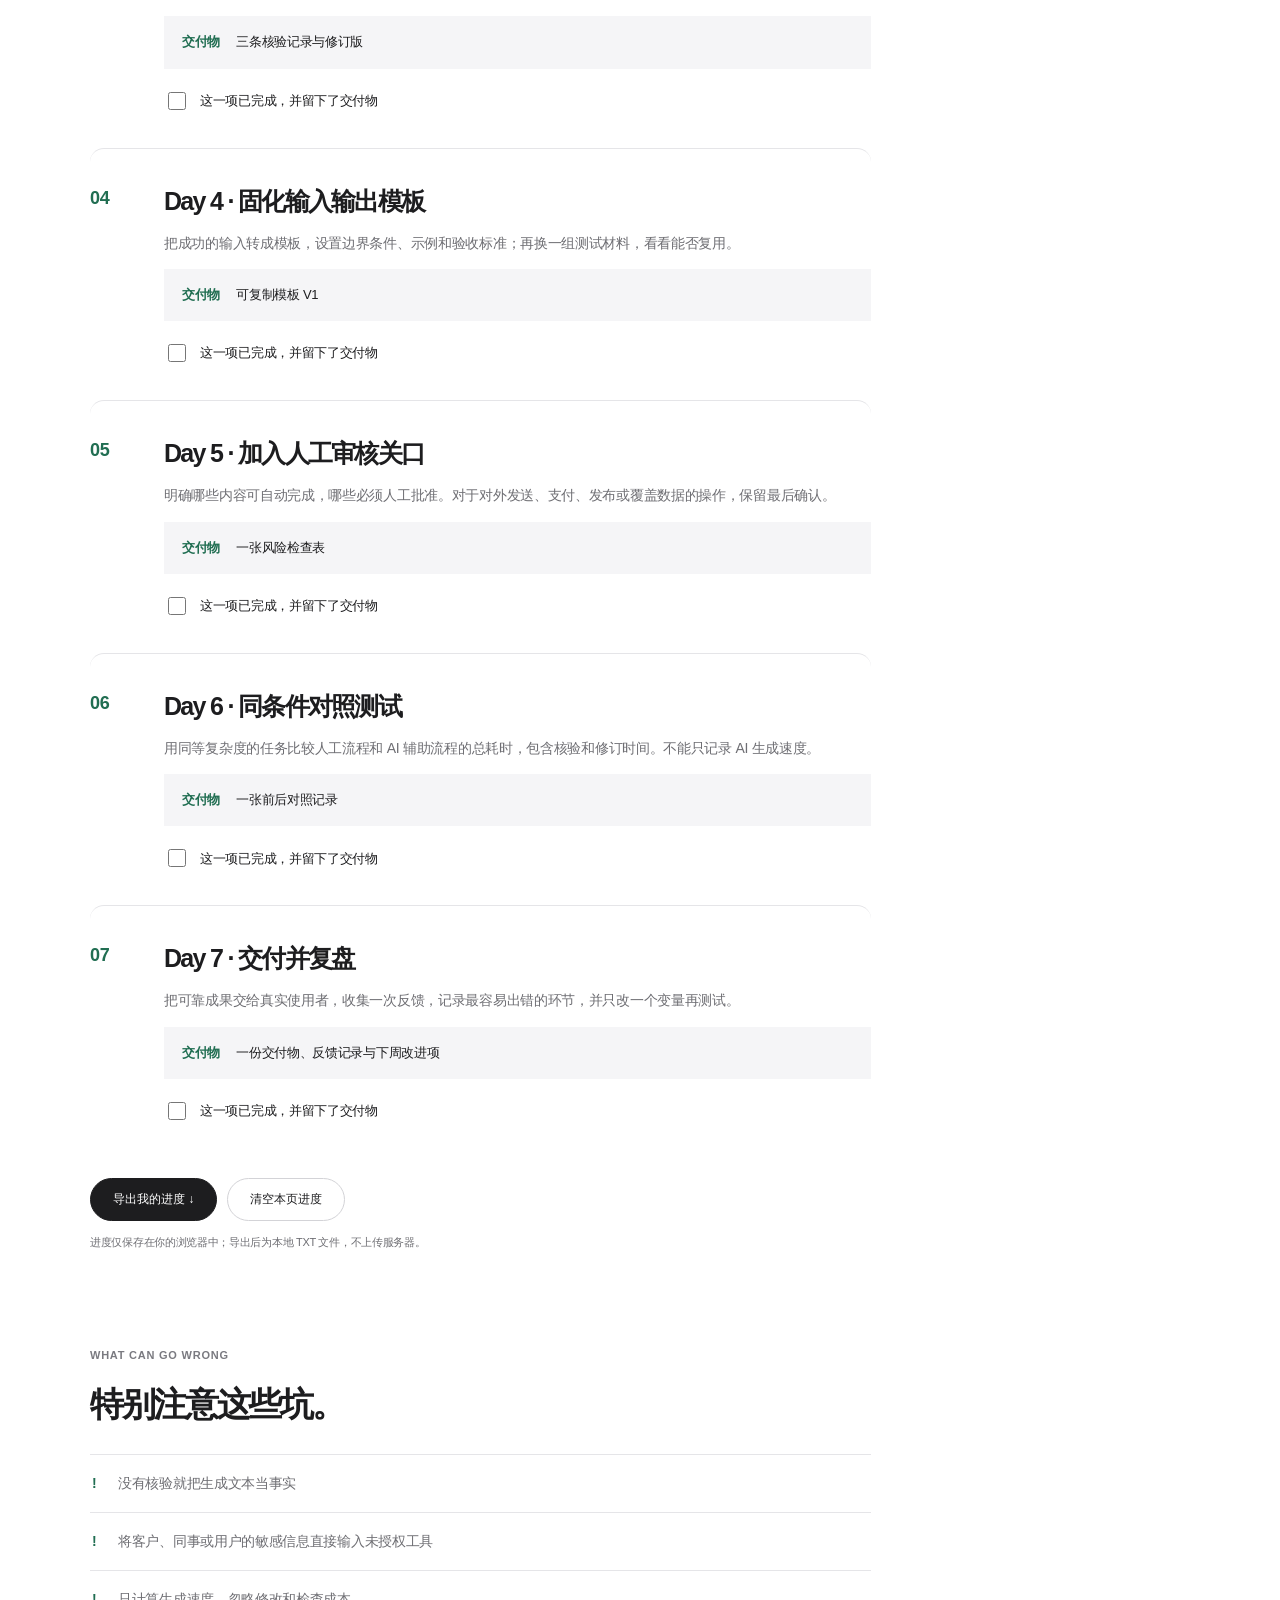
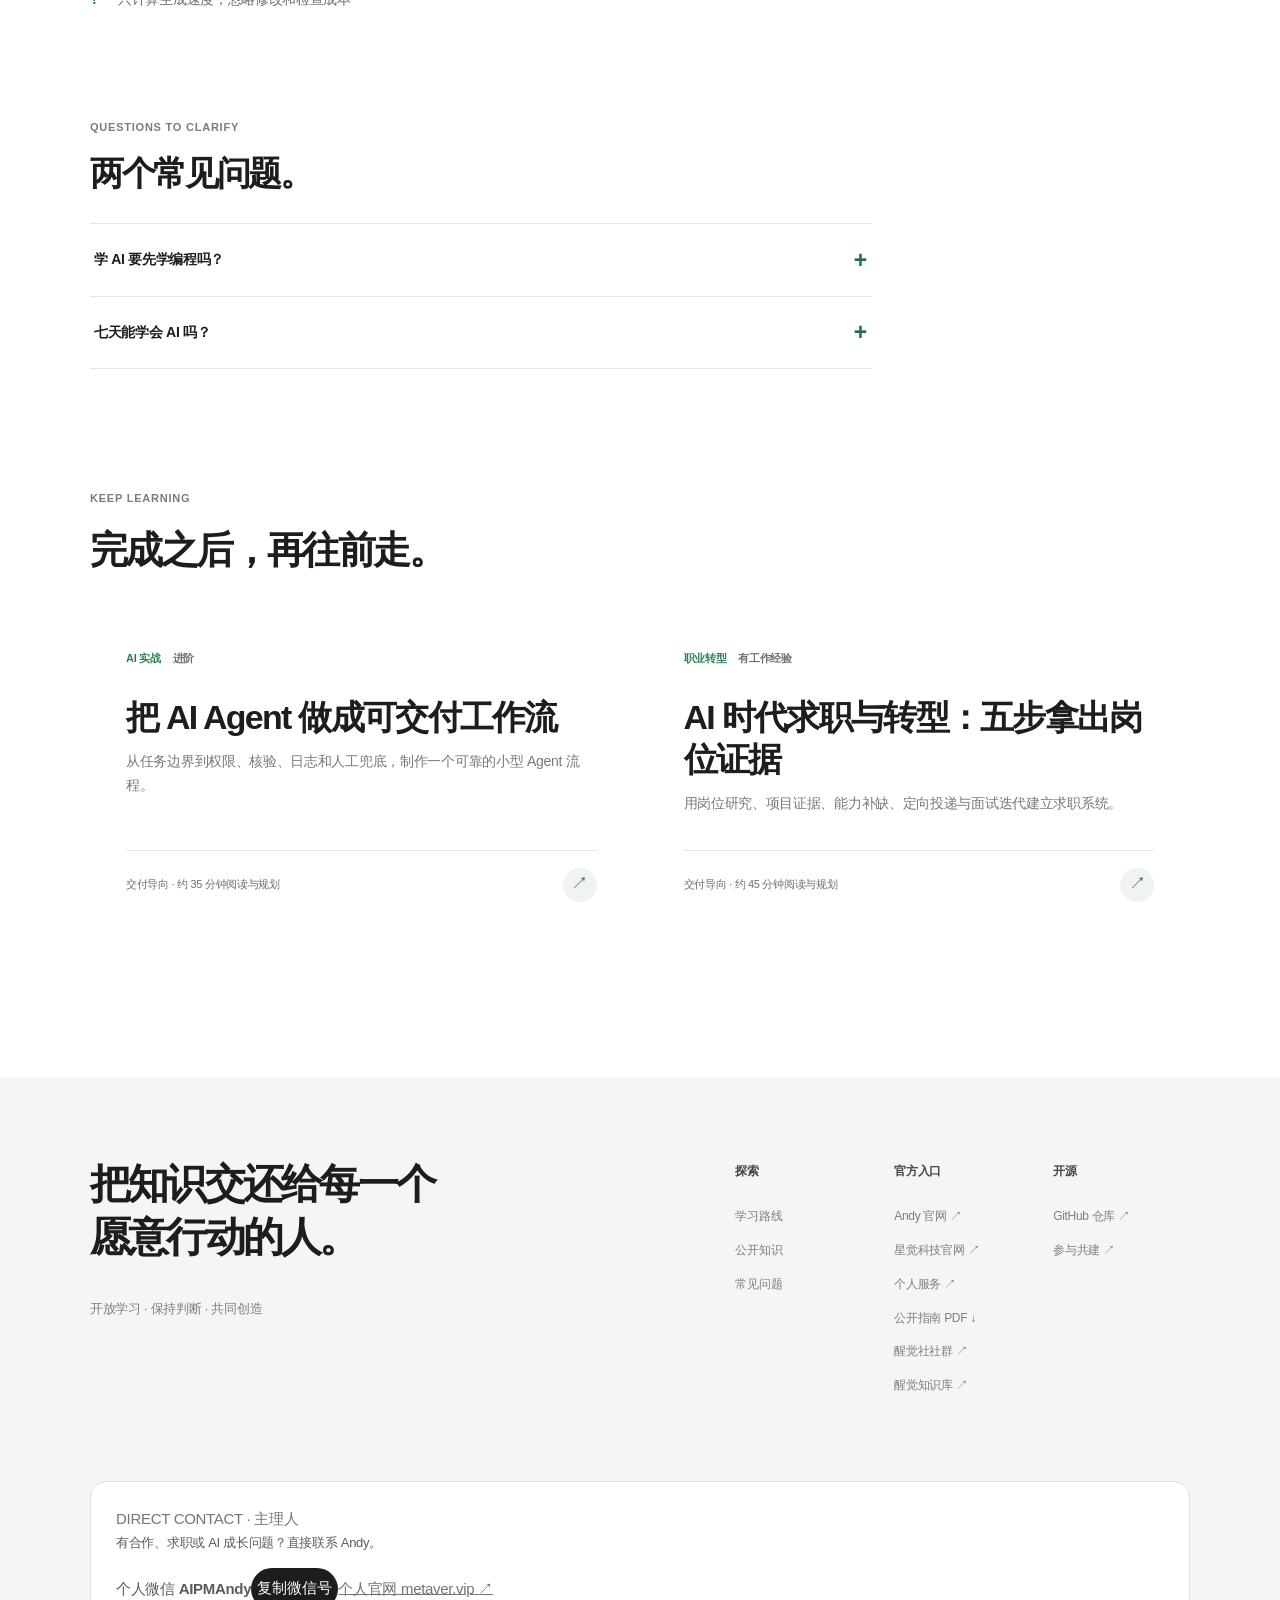
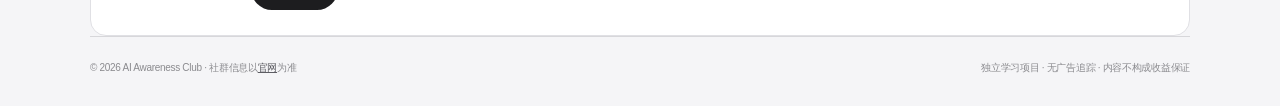
<file: docs/guides/ai-first-week/index.html>
<!doctype html>
<html lang="zh-CN" data-theme="light" data-site-root="../../"><head>
<meta charset="utf-8"><meta name="viewport" content="width=device-width,initial-scale=1">
<meta name="theme-color" content="#f5f5f7"><meta name="color-scheme" content="light dark">
<title>普通人学 AI：从第一天到第七天｜AI醒觉社</title><meta name="description" content="不靠囤课。把自己的真实工作变成测试材料，学会提问、核查、交付和复盘。">
<meta name="author" content="AI醒觉社 · AI Awareness Club"><meta name="robots" content="index,follow,max-image-preview:large">
<link rel="canonical" href="https://aipmandy.github.io/AI-Awareness-Club/guides/ai-first-week/"><link rel="icon" type="image/svg+xml" href="../../assets/icon.svg">
<meta property="og:site_name" content="AI醒觉社 · AI Awareness Club"><meta property="og:type" content="article">
<meta property="og:title" content="普通人学 AI：从第一天到第七天｜AI醒觉社"><meta property="og:description" content="不靠囤课。把自己的真实工作变成测试材料，学会提问、核查、交付和复盘。">
<meta property="og:url" content="https://aipmandy.github.io/AI-Awareness-Club/guides/ai-first-week/"><meta property="og:image" content="https://aipmandy.github.io/AI-Awareness-Club/assets/social-preview.png">
<meta property="og:locale" content="zh_CN"><meta name="twitter:card" content="summary_large_image">
<meta name="twitter:title" content="普通人学 AI：从第一天到第七天｜AI醒觉社"><meta name="twitter:description" content="不靠囤课。把自己的真实工作变成测试材料，学会提问、核查、交付和复盘。">
<link rel="stylesheet" href="../../assets/style.css">
<link rel="stylesheet" href="../../assets/apple.css">
<script type="application/ld+json">{"@context":"https://schema.org","@type":"BreadcrumbList","itemListElement":[{"@type":"ListItem","position":1,"name":"首页","item":"https://aipmandy.github.io/AI-Awareness-Club/"},{"@type":"ListItem","position":2,"name":"开源知识库","item":"https://aipmandy.github.io/AI-Awareness-Club/library/"},{"@type":"ListItem","position":3,"name":"普通人学 AI：从第一天到第七天","item":"https://aipmandy.github.io/AI-Awareness-Club/guides/ai-first-week/"}]}</script>
<script type="application/ld+json">{"@context":"https://schema.org","@type":"Article","headline":"普通人学 AI：从第一天到第七天","description":"不靠囤课。把自己的真实工作变成测试材料，学会提问、核查、交付和复盘。","inLanguage":"zh-CN","mainEntityOfPage":"https://aipmandy.github.io/AI-Awareness-Club/guides/ai-first-week/","author":{"@type":"Organization","name":"AI醒觉社","url":"https://metaver.vip/community"},"publisher":{"@type":"Organization","name":"AI醒觉社","url":"https://metaver.vip/community"},"dateModified":"2026-10-29","isAccessibleForFree":true}</script>
<script type="application/ld+json">{"@context":"https://schema.org","@type":"FAQPage","mainEntity":[{"@type":"Question","name":"学 AI 要先学编程吗？","acceptedAnswer":{"@type":"Answer","text":"多数个人办公场景可以先从现成工具开始。需要自动化、集成和工程化时再补充编程。"}},{"@type":"Question","name":"七天能学会 AI 吗？","acceptedAnswer":{"@type":"Answer","text":"七天足以完成一次小任务的实践闭环，但不代表已掌握 AI 技术或具备专业岗位能力。"}}]}</script>
</head><body><a class="skip" href="#main">跳到主要内容</a>
<header class="site-header"><div class="header-inner"><a href="../../index.html" class="logo" aria-label="AI醒觉社首页"><span class="logo-mark" aria-hidden="true">◌</span><span>AI<span class="brand-highlight">醒觉社</span><small>AI AWARENESS CLUB</small></span></a>
<nav class="main-nav" aria-label="主导航"><a href="../../paths/index.html">学习路线</a><a href="../../library/index.html">开源知识</a><a href="../../about/index.html">关于社群</a><a href="../../faq/index.html">常见问题</a><a href="../../index.html#contact">联系 Andy</a></nav>
<div class="header-actions"><button class="icon-button theme-toggle" type="button" aria-label="切换深浅色模式" title="切换主题"><span aria-hidden="true">◐</span></button><a class="nav-cta" href="https://metaver.vip/community" target="_blank" rel="noopener noreferrer">了解社群 <span aria-hidden="true">↗</span></a></div>
<button class="menu-button" aria-label="打开菜单" aria-expanded="false" aria-controls="mobile-nav">☰</button></div>
<nav class="mobile-nav" id="mobile-nav" hidden aria-label="移动导航"><a href="../../paths/index.html">学习路线</a><a href="../../library/index.html">开源知识</a><a href="../../about/index.html">关于社群</a><a href="../../faq/index.html">常见问题</a><a href="https://metaver.vip/community">了解社群 ↗</a><a href="../../index.html#contact">联系 Andy · 微信</a></nav></header><main id="main" class="guide-page"><section class="guide-hero container"><a class="back-link" href="../../library/index.html">← 返回公开知识库</a><div class="guide-kicker">AI 实战 <span>/</span> 零基础 <span>/</span> 35 MIN GUIDE</div><h1>普通人学 AI：从第一天到第七天</h1><p class="guide-subtitle">七天只做七件事，留下七份可检验的成果</p><p class="guide-intro">不要同时下载十几个工具。挑一个合法可用的对话式 AI 产品，从自己每周重复的一件小事开始。先保存原始材料，再做对照，最后判断是否真的节约了时间。</p><div class="guide-outcome"><span>THIS GUIDE'S OUTCOME</span><p>第 7 天交付一份已经在真实场景中用过、并由自己核查过的 AI 工作成果。</p></div></section><div class="guide-body container"><div class="guide-steps"><div class="steps-header"><div><span class="eyebrow">ACTION PLAYBOOK / 07 STEPS</span><h2>照着做，直到有交付物。</h2></div><div class="progress-widget"><span id="progress-status" role="status" aria-live="polite">0 / 7 已完成</span><div class="progress-track"><span id="progress-bar" style="width:0%"></span></div></div></div><article class="step-card" id="step-1"><div class="step-index">01</div><div class="step-content"><h3>Day 1 · 找出重复任务</h3><p>列出过去一周重复三次以上的工作：资料整理、会议纪要、邮件起草或信息归纳。挑一项低风险任务，记录人工耗时。不要拿客户隐私、合同原文或未授权数据直接测试。</p><div class="step-output"><strong>交付物</strong><span>一张任务卡：任务、输入、预期输出、人工基线</span></div><label class="step-check"><input type="checkbox" data-step="1" data-guide="ai-first-week"><span>这一项已完成，并留下了交付物</span></label></div></article><article class="step-card" id="step-2"><div class="step-index">02</div><div class="step-content"><h3>Day 2 · 写清楚目标与约束</h3><p>向 AI 提供角色、输入、受众、格式和禁令。用去标识化的示例材料测试。要求它分开列出已知事实、推测和需要核验的内容。</p><div class="step-output"><strong>交付物</strong><span>一版提示词和一份 AI 初稿</span></div><label class="step-check"><input type="checkbox" data-step="2" data-guide="ai-first-week"><span>这一项已完成，并留下了交付物</span></label></div></article><article class="step-card" id="step-3"><div class="step-index">03</div><div class="step-content"><h3>Day 3 · 做一次事实核验</h3><p>挑出初稿中三个可验证的事实，回到原始材料或权威来源逐一核对。没有依据就标注未知，不强行补全。</p><div class="step-output"><strong>交付物</strong><span>三条核验记录与修订版</span></div><label class="step-check"><input type="checkbox" data-step="3" data-guide="ai-first-week"><span>这一项已完成，并留下了交付物</span></label></div></article><article class="step-card" id="step-4"><div class="step-index">04</div><div class="step-content"><h3>Day 4 · 固化输入输出模板</h3><p>把成功的输入转成模板，设置边界条件、示例和验收标准；再换一组测试材料，看看能否复用。</p><div class="step-output"><strong>交付物</strong><span>可复制模板 V1</span></div><label class="step-check"><input type="checkbox" data-step="4" data-guide="ai-first-week"><span>这一项已完成，并留下了交付物</span></label></div></article><article class="step-card" id="step-5"><div class="step-index">05</div><div class="step-content"><h3>Day 5 · 加入人工审核关口</h3><p>明确哪些内容可自动完成，哪些必须人工批准。对于对外发送、支付、发布或覆盖数据的操作，保留最后确认。</p><div class="step-output"><strong>交付物</strong><span>一张风险检查表</span></div><label class="step-check"><input type="checkbox" data-step="5" data-guide="ai-first-week"><span>这一项已完成，并留下了交付物</span></label></div></article><article class="step-card" id="step-6"><div class="step-index">06</div><div class="step-content"><h3>Day 6 · 同条件对照测试</h3><p>用同等复杂度的任务比较人工流程和 AI 辅助流程的总耗时，包含核验和修订时间。不能只记录 AI 生成速度。</p><div class="step-output"><strong>交付物</strong><span>一张前后对照记录</span></div><label class="step-check"><input type="checkbox" data-step="6" data-guide="ai-first-week"><span>这一项已完成，并留下了交付物</span></label></div></article><article class="step-card" id="step-7"><div class="step-index">07</div><div class="step-content"><h3>Day 7 · 交付并复盘</h3><p>把可靠成果交给真实使用者，收集一次反馈，记录最容易出错的环节，并只改一个变量再测试。</p><div class="step-output"><strong>交付物</strong><span>一份交付物、反馈记录与下周改进项</span></div><label class="step-check"><input type="checkbox" data-step="7" data-guide="ai-first-week"><span>这一项已完成，并留下了交付物</span></label></div></article><div class="progress-actions"><button type="button" id="export-progress" class="button button-dark">导出我的进度 ↓</button><button type="button" id="reset-progress" class="button button-ghost">清空本页进度</button></div><p class="privacy-caption">进度仅保存在你的浏览器中；导出后为本地 TXT 文件，不上传服务器。</p><section class="guide-cautions"><span class="eyebrow">WHAT CAN GO WRONG</span><h2>特别注意这些坑。</h2><ul><li>没有核验就把生成文本当事实</li><li>将客户、同事或用户的敏感信息直接输入未授权工具</li><li>只计算生成速度，忽略修改和检查成本</li></ul></section><section class="guide-faq"><div class="eyebrow">QUESTIONS TO CLARIFY</div><h2>两个常见问题。</h2><details class="faq-item"><summary><span>学 AI 要先学编程吗？</span><span class="faq-plus" aria-hidden="true">+</span></summary><p>多数个人办公场景可以先从现成工具开始。需要自动化、集成和工程化时再补充编程。</p></details><details class="faq-item"><summary><span>七天能学会 AI 吗？</span><span class="faq-plus" aria-hidden="true">+</span></summary><p>七天足以完成一次小任务的实践闭环，但不代表已掌握 AI 技术或具备专业岗位能力。</p></details></section></div><aside class="guide-sidebar"><div class="sticky-side"><span>YOUR GUIDE</span><a href="#step-1">从第一步开始 ↗</a><a href="#progress-status">查看进度 ↗</a><a href="#related">继续学习 ↗</a><hr><p>作者：AI醒觉社公开项目<br>内容初稿：2026-10-29<br>性质：实践建议，非收益承诺</p><a class="side-official" href="https://metaver.vip/community">官方社群介绍 ↗</a></div></aside></div><section class="related-section container" id="related"><div class="eyebrow">KEEP LEARNING</div><h2>完成之后，再往前走。</h2><div class="guide-grid"><a class="guide-card" href="../../guides/agent-workflow/index.html" data-filter-item data-keywords="把 AI Agent 做成可交付工作流 从任务边界到权限、核验、日志和人工兜底，制作一个可靠的小型 Agent 流程。 已经会使用 AI，想提升到 Agent 工作流 AI 实战" data-category="AI 实战">
<span class="card-meta"><span>AI 实战</span><span>进阶</span></span><h3>把 AI Agent 做成可交付工作流</h3><p>从任务边界到权限、核验、日志和人工兜底，制作一个可靠的小型 Agent 流程。</p><span class="card-bottom"><span>交付导向 · 约 35 分钟阅读与规划</span><span class="circle-arrow" aria-hidden="true">↗</span></span></a><a class="guide-card" href="../../guides/career-transition/index.html" data-filter-item data-keywords="AI 时代求职与转型：五步拿出岗位证据 用岗位研究、项目证据、能力补缺、定向投递与面试迭代建立求职系统。 想转 AI 产品、AI 运营、AI 解决方案或升级现有岗位 职业转型" data-category="职业转型">
<span class="card-meta"><span>职业转型</span><span>有工作经验</span></span><h3>AI 时代求职与转型：五步拿出岗位证据</h3><p>用岗位研究、项目证据、能力补缺、定向投递与面试迭代建立求职系统。</p><span class="card-bottom"><span>交付导向 · 约 45 分钟阅读与规划</span><span class="circle-arrow" aria-hidden="true">↗</span></span></a></div></section></main><footer class="footer"><div class="footer-top"><div><div class="footer-symbol" aria-hidden="true">◌</div><h2>把知识交还给每一个<br>愿意行动的人。</h2><p>开放学习 · 保持判断 · 共同创造</p></div><div class="footer-links"><div><b>探索</b><a href="../../paths/index.html">学习路线</a><a href="../../library/index.html">公开知识</a><a href="../../faq/index.html">常见问题</a></div><div><b>官方入口</b><a href="https://metaver.vip/">Andy 官网 ↗</a><a href="https://www.a6no1.cn/">星觉科技官网 ↗</a><a href="https://metaver.vip/services">个人服务 ↗</a><a href="../../pdf/ai-awareness-club-guide.pdf">公开指南 PDF ↓</a><a href="https://metaver.vip/community">醒觉社社群 ↗</a><a href="https://kb.metaver.vip/">醒觉知识库 ↗</a></div><div><b>开源</b><a href="https://github.com/AIPMAndy/AI-Awareness-Club">GitHub 仓库 ↗</a><a href="https://github.com/AIPMAndy/AI-Awareness-Club/blob/main/CONTRIBUTING.md">参与共建 ↗</a></div></div></div>
<div class="footer-contact" aria-label="联系主理人 Andy"><div><span class="contact-eyebrow">DIRECT CONTACT · 主理人</span><p>有合作、求职或 AI 成长问题？直接联系 Andy。</p></div><div class="footer-contact-actions"><span class="wechat-identity">个人微信 <strong>AIPMAndy</strong></span><button type="button" class="copy-wechat" data-copy-wechat="AIPMAndy" aria-label="复制 Andy 个人微信号 AIPMAndy">复制微信号</button><a href="https://metaver.vip/" class="contact-website" target="_blank" rel="noopener noreferrer">个人官网 metaver.vip <span aria-hidden="true">↗</span></a></div></div>
<div class="footer-bottom"><span>© 2026 AI Awareness Club · 社群信息以<a href="https://metaver.vip/community">官网</a>为准</span><span>独立学习项目 · 无广告追踪 · 内容不构成收益保证</span></div></footer><script src="../../assets/app.js" defer></script></body></html>
</file>
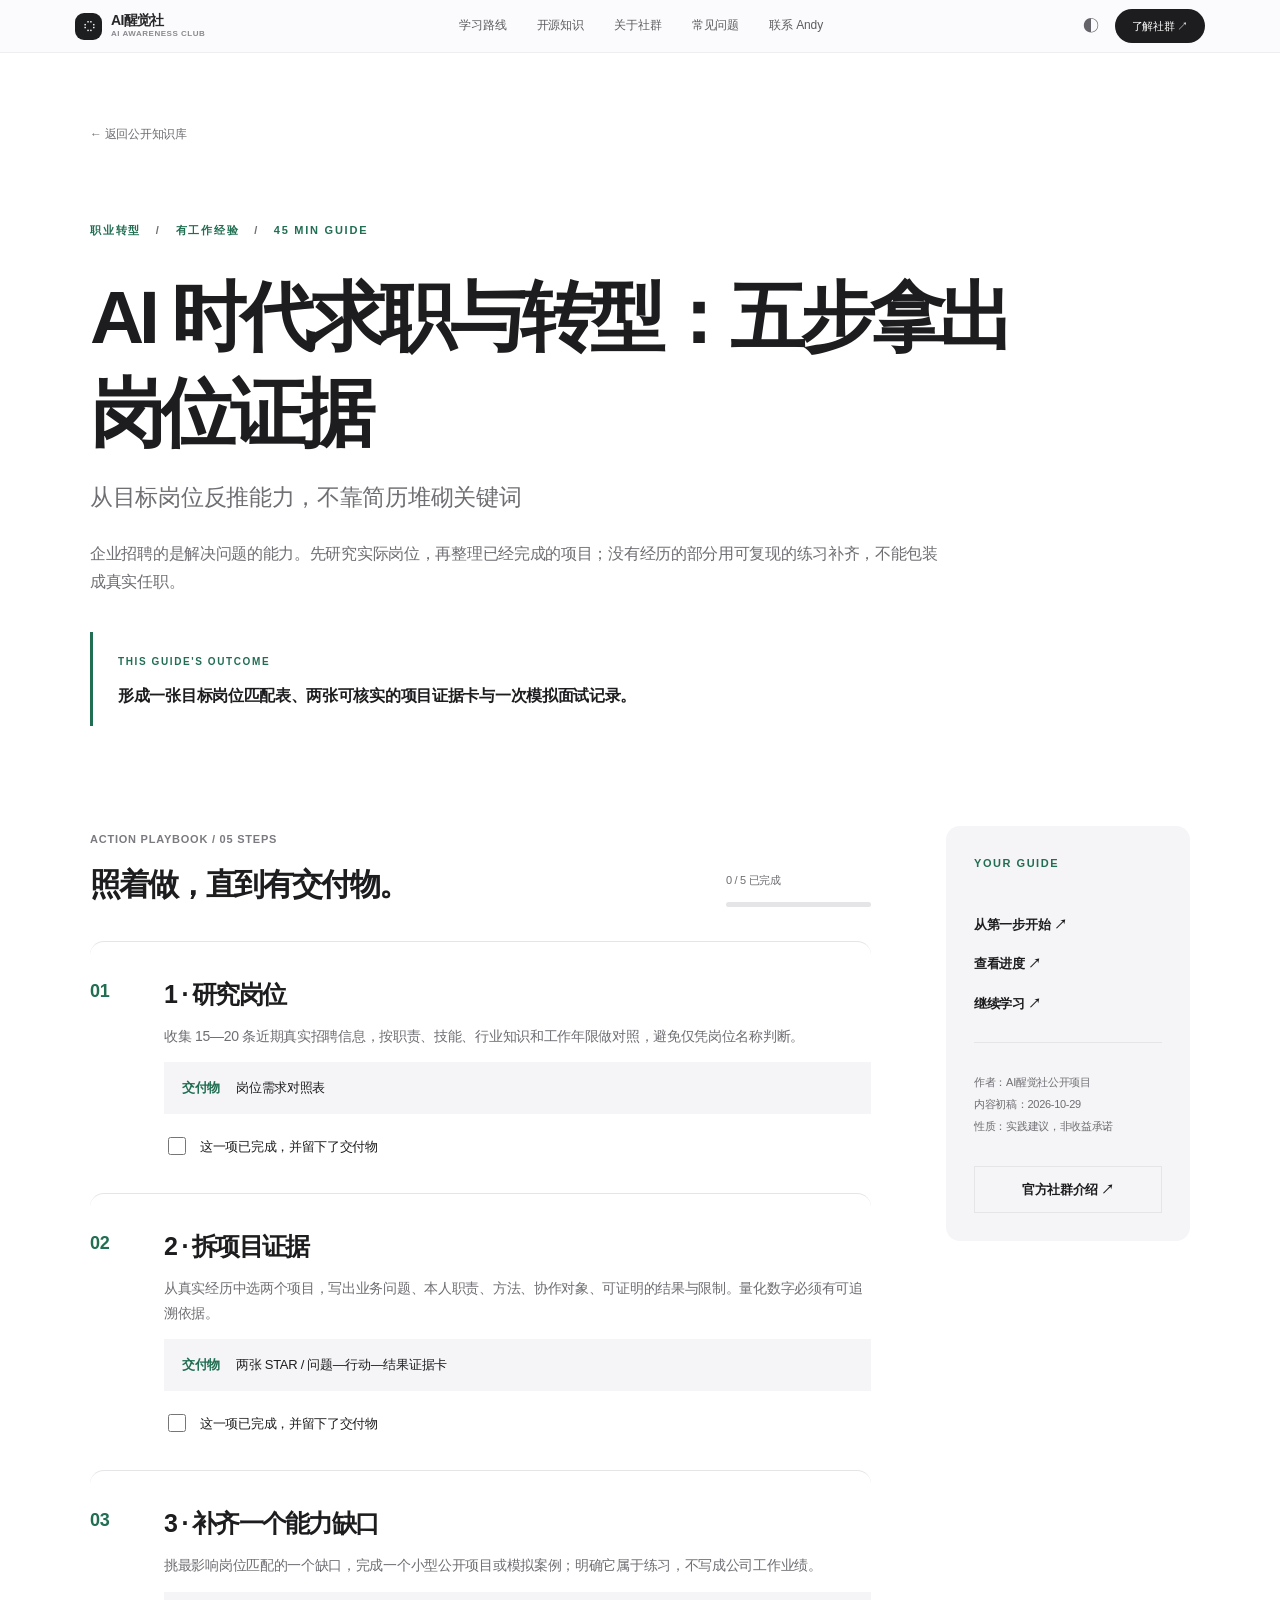
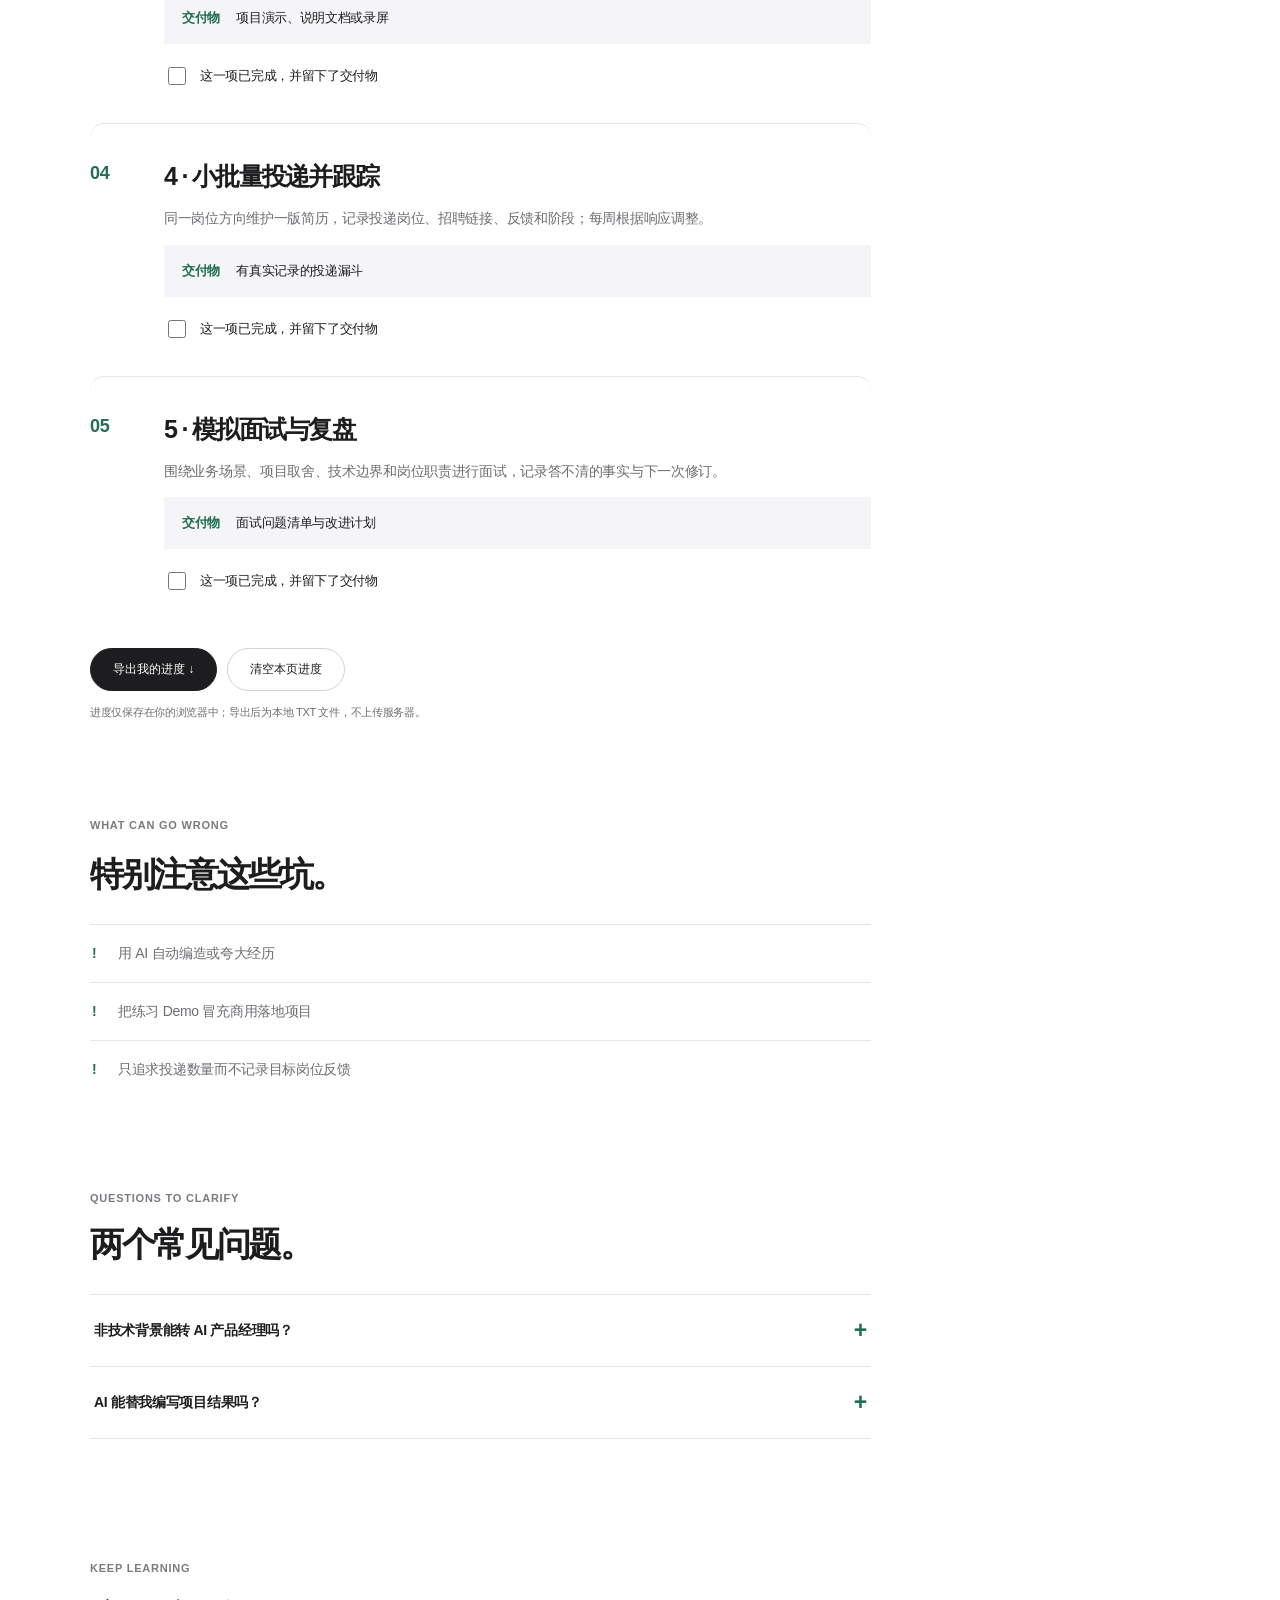
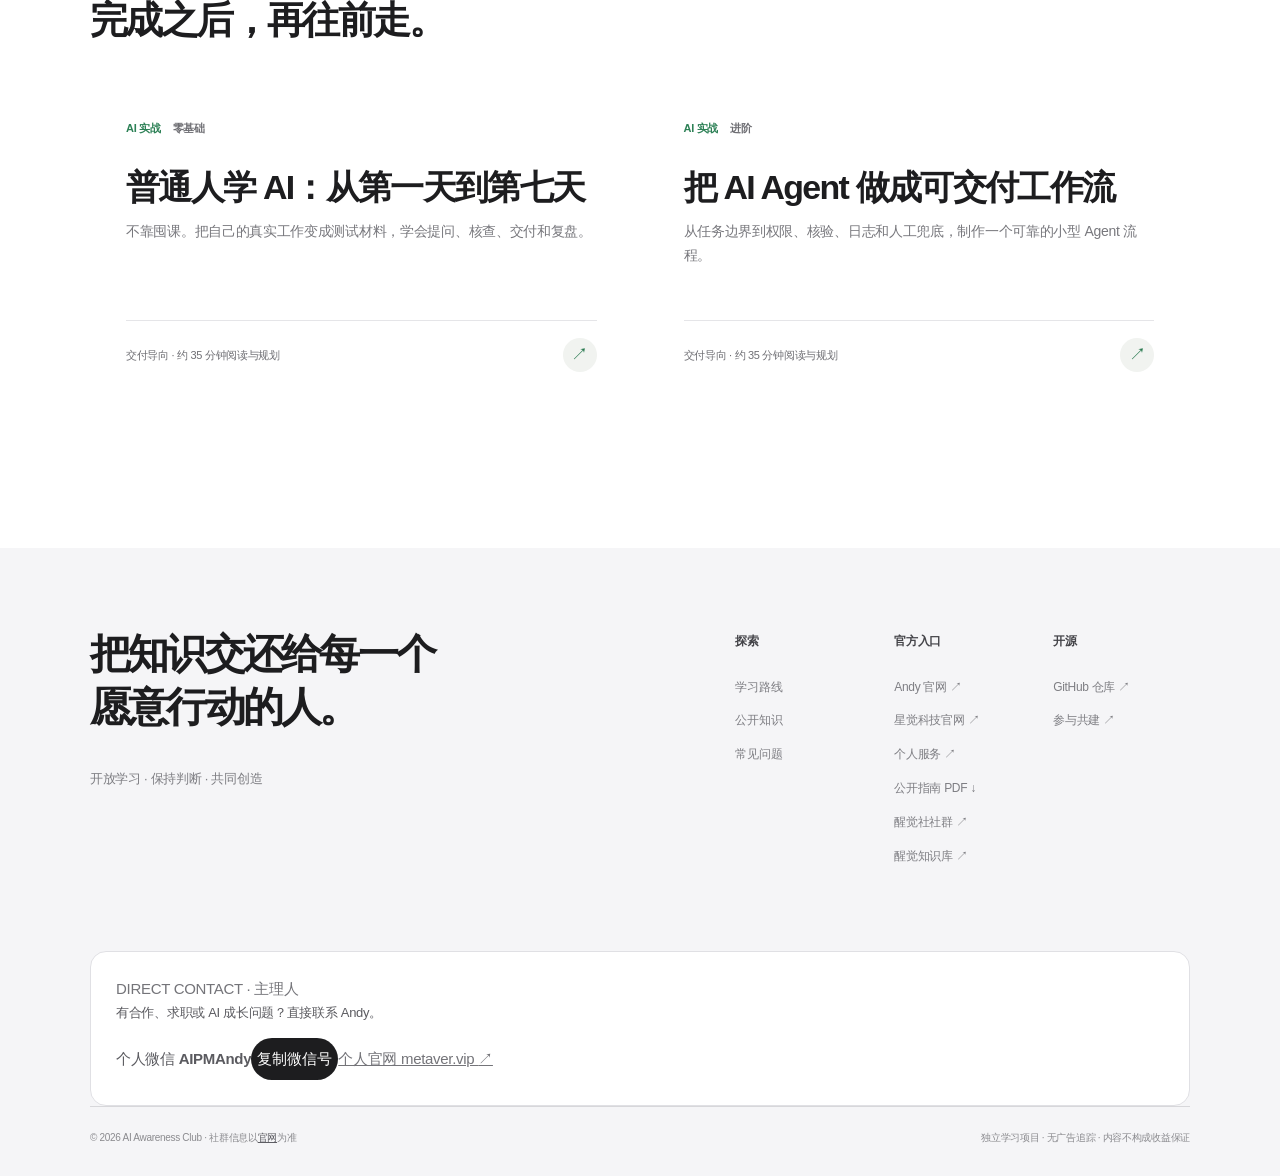
<file: docs/guides/career-transition/index.html>
<!doctype html>
<html lang="zh-CN" data-theme="light" data-site-root="../../"><head>
<meta charset="utf-8"><meta name="viewport" content="width=device-width,initial-scale=1">
<meta name="theme-color" content="#f5f5f7"><meta name="color-scheme" content="light dark">
<title>AI 时代求职与转型：五步拿出岗位证据｜AI醒觉社</title><meta name="description" content="用岗位研究、项目证据、能力补缺、定向投递与面试迭代建立求职系统。">
<meta name="author" content="AI醒觉社 · AI Awareness Club"><meta name="robots" content="index,follow,max-image-preview:large">
<link rel="canonical" href="https://aipmandy.github.io/AI-Awareness-Club/guides/career-transition/"><link rel="icon" type="image/svg+xml" href="../../assets/icon.svg">
<meta property="og:site_name" content="AI醒觉社 · AI Awareness Club"><meta property="og:type" content="article">
<meta property="og:title" content="AI 时代求职与转型：五步拿出岗位证据｜AI醒觉社"><meta property="og:description" content="用岗位研究、项目证据、能力补缺、定向投递与面试迭代建立求职系统。">
<meta property="og:url" content="https://aipmandy.github.io/AI-Awareness-Club/guides/career-transition/"><meta property="og:image" content="https://aipmandy.github.io/AI-Awareness-Club/assets/social-preview.png">
<meta property="og:locale" content="zh_CN"><meta name="twitter:card" content="summary_large_image">
<meta name="twitter:title" content="AI 时代求职与转型：五步拿出岗位证据｜AI醒觉社"><meta name="twitter:description" content="用岗位研究、项目证据、能力补缺、定向投递与面试迭代建立求职系统。">
<link rel="stylesheet" href="../../assets/style.css">
<link rel="stylesheet" href="../../assets/apple.css">
<script type="application/ld+json">{"@context":"https://schema.org","@type":"BreadcrumbList","itemListElement":[{"@type":"ListItem","position":1,"name":"首页","item":"https://aipmandy.github.io/AI-Awareness-Club/"},{"@type":"ListItem","position":2,"name":"开源知识库","item":"https://aipmandy.github.io/AI-Awareness-Club/library/"},{"@type":"ListItem","position":3,"name":"AI 时代求职与转型：五步拿出岗位证据","item":"https://aipmandy.github.io/AI-Awareness-Club/guides/career-transition/"}]}</script>
<script type="application/ld+json">{"@context":"https://schema.org","@type":"Article","headline":"AI 时代求职与转型：五步拿出岗位证据","description":"用岗位研究、项目证据、能力补缺、定向投递与面试迭代建立求职系统。","inLanguage":"zh-CN","mainEntityOfPage":"https://aipmandy.github.io/AI-Awareness-Club/guides/career-transition/","author":{"@type":"Organization","name":"AI醒觉社","url":"https://metaver.vip/community"},"publisher":{"@type":"Organization","name":"AI醒觉社","url":"https://metaver.vip/community"},"dateModified":"2026-10-29","isAccessibleForFree":true}</script>
<script type="application/ld+json">{"@context":"https://schema.org","@type":"FAQPage","mainEntity":[{"@type":"Question","name":"非技术背景能转 AI 产品经理吗？","acceptedAnswer":{"@type":"Answer","text":"可以评估，但取决于目标岗位和已有领域能力。先补齐岗位要求的产品分析、AI 能力边界及可核查实践证据。"}},{"@type":"Question","name":"AI 能替我编写项目结果吗？","acceptedAnswer":{"@type":"Answer","text":"AI 可帮助结构化表达已有事实，但不能创造不存在的项目、职责或指标。"}}]}</script>
</head><body><a class="skip" href="#main">跳到主要内容</a>
<header class="site-header"><div class="header-inner"><a href="../../index.html" class="logo" aria-label="AI醒觉社首页"><span class="logo-mark" aria-hidden="true">◌</span><span>AI<span class="brand-highlight">醒觉社</span><small>AI AWARENESS CLUB</small></span></a>
<nav class="main-nav" aria-label="主导航"><a href="../../paths/index.html">学习路线</a><a href="../../library/index.html">开源知识</a><a href="../../about/index.html">关于社群</a><a href="../../faq/index.html">常见问题</a><a href="../../index.html#contact">联系 Andy</a></nav>
<div class="header-actions"><button class="icon-button theme-toggle" type="button" aria-label="切换深浅色模式" title="切换主题"><span aria-hidden="true">◐</span></button><a class="nav-cta" href="https://metaver.vip/community" target="_blank" rel="noopener noreferrer">了解社群 <span aria-hidden="true">↗</span></a></div>
<button class="menu-button" aria-label="打开菜单" aria-expanded="false" aria-controls="mobile-nav">☰</button></div>
<nav class="mobile-nav" id="mobile-nav" hidden aria-label="移动导航"><a href="../../paths/index.html">学习路线</a><a href="../../library/index.html">开源知识</a><a href="../../about/index.html">关于社群</a><a href="../../faq/index.html">常见问题</a><a href="https://metaver.vip/community">了解社群 ↗</a><a href="../../index.html#contact">联系 Andy · 微信</a></nav></header><main id="main" class="guide-page"><section class="guide-hero container"><a class="back-link" href="../../library/index.html">← 返回公开知识库</a><div class="guide-kicker">职业转型 <span>/</span> 有工作经验 <span>/</span> 45 MIN GUIDE</div><h1>AI 时代求职与转型：五步拿出岗位证据</h1><p class="guide-subtitle">从目标岗位反推能力，不靠简历堆砌关键词</p><p class="guide-intro">企业招聘的是解决问题的能力。先研究实际岗位，再整理已经完成的项目；没有经历的部分用可复现的练习补齐，不能包装成真实任职。</p><div class="guide-outcome"><span>THIS GUIDE'S OUTCOME</span><p>形成一张目标岗位匹配表、两张可核实的项目证据卡与一次模拟面试记录。</p></div></section><div class="guide-body container"><div class="guide-steps"><div class="steps-header"><div><span class="eyebrow">ACTION PLAYBOOK / 05 STEPS</span><h2>照着做，直到有交付物。</h2></div><div class="progress-widget"><span id="progress-status" role="status" aria-live="polite">0 / 5 已完成</span><div class="progress-track"><span id="progress-bar" style="width:0%"></span></div></div></div><article class="step-card" id="step-1"><div class="step-index">01</div><div class="step-content"><h3>1 · 研究岗位</h3><p>收集 15—20 条近期真实招聘信息，按职责、技能、行业知识和工作年限做对照，避免仅凭岗位名称判断。</p><div class="step-output"><strong>交付物</strong><span>岗位需求对照表</span></div><label class="step-check"><input type="checkbox" data-step="1" data-guide="career-transition"><span>这一项已完成，并留下了交付物</span></label></div></article><article class="step-card" id="step-2"><div class="step-index">02</div><div class="step-content"><h3>2 · 拆项目证据</h3><p>从真实经历中选两个项目，写出业务问题、本人职责、方法、协作对象、可证明的结果与限制。量化数字必须有可追溯依据。</p><div class="step-output"><strong>交付物</strong><span>两张 STAR / 问题—行动—结果证据卡</span></div><label class="step-check"><input type="checkbox" data-step="2" data-guide="career-transition"><span>这一项已完成，并留下了交付物</span></label></div></article><article class="step-card" id="step-3"><div class="step-index">03</div><div class="step-content"><h3>3 · 补齐一个能力缺口</h3><p>挑最影响岗位匹配的一个缺口，完成一个小型公开项目或模拟案例；明确它属于练习，不写成公司工作业绩。</p><div class="step-output"><strong>交付物</strong><span>项目演示、说明文档或录屏</span></div><label class="step-check"><input type="checkbox" data-step="3" data-guide="career-transition"><span>这一项已完成，并留下了交付物</span></label></div></article><article class="step-card" id="step-4"><div class="step-index">04</div><div class="step-content"><h3>4 · 小批量投递并跟踪</h3><p>同一岗位方向维护一版简历，记录投递岗位、招聘链接、反馈和阶段；每周根据响应调整。</p><div class="step-output"><strong>交付物</strong><span>有真实记录的投递漏斗</span></div><label class="step-check"><input type="checkbox" data-step="4" data-guide="career-transition"><span>这一项已完成，并留下了交付物</span></label></div></article><article class="step-card" id="step-5"><div class="step-index">05</div><div class="step-content"><h3>5 · 模拟面试与复盘</h3><p>围绕业务场景、项目取舍、技术边界和岗位职责进行面试，记录答不清的事实与下一次修订。</p><div class="step-output"><strong>交付物</strong><span>面试问题清单与改进计划</span></div><label class="step-check"><input type="checkbox" data-step="5" data-guide="career-transition"><span>这一项已完成，并留下了交付物</span></label></div></article><div class="progress-actions"><button type="button" id="export-progress" class="button button-dark">导出我的进度 ↓</button><button type="button" id="reset-progress" class="button button-ghost">清空本页进度</button></div><p class="privacy-caption">进度仅保存在你的浏览器中；导出后为本地 TXT 文件，不上传服务器。</p><section class="guide-cautions"><span class="eyebrow">WHAT CAN GO WRONG</span><h2>特别注意这些坑。</h2><ul><li>用 AI 自动编造或夸大经历</li><li>把练习 Demo 冒充商用落地项目</li><li>只追求投递数量而不记录目标岗位反馈</li></ul></section><section class="guide-faq"><div class="eyebrow">QUESTIONS TO CLARIFY</div><h2>两个常见问题。</h2><details class="faq-item"><summary><span>非技术背景能转 AI 产品经理吗？</span><span class="faq-plus" aria-hidden="true">+</span></summary><p>可以评估，但取决于目标岗位和已有领域能力。先补齐岗位要求的产品分析、AI 能力边界及可核查实践证据。</p></details><details class="faq-item"><summary><span>AI 能替我编写项目结果吗？</span><span class="faq-plus" aria-hidden="true">+</span></summary><p>AI 可帮助结构化表达已有事实，但不能创造不存在的项目、职责或指标。</p></details></section></div><aside class="guide-sidebar"><div class="sticky-side"><span>YOUR GUIDE</span><a href="#step-1">从第一步开始 ↗</a><a href="#progress-status">查看进度 ↗</a><a href="#related">继续学习 ↗</a><hr><p>作者：AI醒觉社公开项目<br>内容初稿：2026-10-29<br>性质：实践建议，非收益承诺</p><a class="side-official" href="https://metaver.vip/community">官方社群介绍 ↗</a></div></aside></div><section class="related-section container" id="related"><div class="eyebrow">KEEP LEARNING</div><h2>完成之后，再往前走。</h2><div class="guide-grid"><a class="guide-card" href="../../guides/ai-first-week/index.html" data-filter-item data-keywords="普通人学 AI：从第一天到第七天 不靠囤课。把自己的真实工作变成测试材料，学会提问、核查、交付和复盘。 刚接触 AI，不知道从哪里开始 AI 实战" data-category="AI 实战">
<span class="card-meta"><span>AI 实战</span><span>零基础</span></span><h3>普通人学 AI：从第一天到第七天</h3><p>不靠囤课。把自己的真实工作变成测试材料，学会提问、核查、交付和复盘。</p><span class="card-bottom"><span>交付导向 · 约 35 分钟阅读与规划</span><span class="circle-arrow" aria-hidden="true">↗</span></span></a><a class="guide-card" href="../../guides/agent-workflow/index.html" data-filter-item data-keywords="把 AI Agent 做成可交付工作流 从任务边界到权限、核验、日志和人工兜底，制作一个可靠的小型 Agent 流程。 已经会使用 AI，想提升到 Agent 工作流 AI 实战" data-category="AI 实战">
<span class="card-meta"><span>AI 实战</span><span>进阶</span></span><h3>把 AI Agent 做成可交付工作流</h3><p>从任务边界到权限、核验、日志和人工兜底，制作一个可靠的小型 Agent 流程。</p><span class="card-bottom"><span>交付导向 · 约 35 分钟阅读与规划</span><span class="circle-arrow" aria-hidden="true">↗</span></span></a></div></section></main><footer class="footer"><div class="footer-top"><div><div class="footer-symbol" aria-hidden="true">◌</div><h2>把知识交还给每一个<br>愿意行动的人。</h2><p>开放学习 · 保持判断 · 共同创造</p></div><div class="footer-links"><div><b>探索</b><a href="../../paths/index.html">学习路线</a><a href="../../library/index.html">公开知识</a><a href="../../faq/index.html">常见问题</a></div><div><b>官方入口</b><a href="https://metaver.vip/">Andy 官网 ↗</a><a href="https://www.a6no1.cn/">星觉科技官网 ↗</a><a href="https://metaver.vip/services">个人服务 ↗</a><a href="../../pdf/ai-awareness-club-guide.pdf">公开指南 PDF ↓</a><a href="https://metaver.vip/community">醒觉社社群 ↗</a><a href="https://kb.metaver.vip/">醒觉知识库 ↗</a></div><div><b>开源</b><a href="https://github.com/AIPMAndy/AI-Awareness-Club">GitHub 仓库 ↗</a><a href="https://github.com/AIPMAndy/AI-Awareness-Club/blob/main/CONTRIBUTING.md">参与共建 ↗</a></div></div></div>
<div class="footer-contact" aria-label="联系主理人 Andy"><div><span class="contact-eyebrow">DIRECT CONTACT · 主理人</span><p>有合作、求职或 AI 成长问题？直接联系 Andy。</p></div><div class="footer-contact-actions"><span class="wechat-identity">个人微信 <strong>AIPMAndy</strong></span><button type="button" class="copy-wechat" data-copy-wechat="AIPMAndy" aria-label="复制 Andy 个人微信号 AIPMAndy">复制微信号</button><a href="https://metaver.vip/" class="contact-website" target="_blank" rel="noopener noreferrer">个人官网 metaver.vip <span aria-hidden="true">↗</span></a></div></div>
<div class="footer-bottom"><span>© 2026 AI Awareness Club · 社群信息以<a href="https://metaver.vip/community">官网</a>为准</span><span>独立学习项目 · 无广告追踪 · 内容不构成收益保证</span></div></footer><script src="../../assets/app.js" defer></script></body></html>
</file>
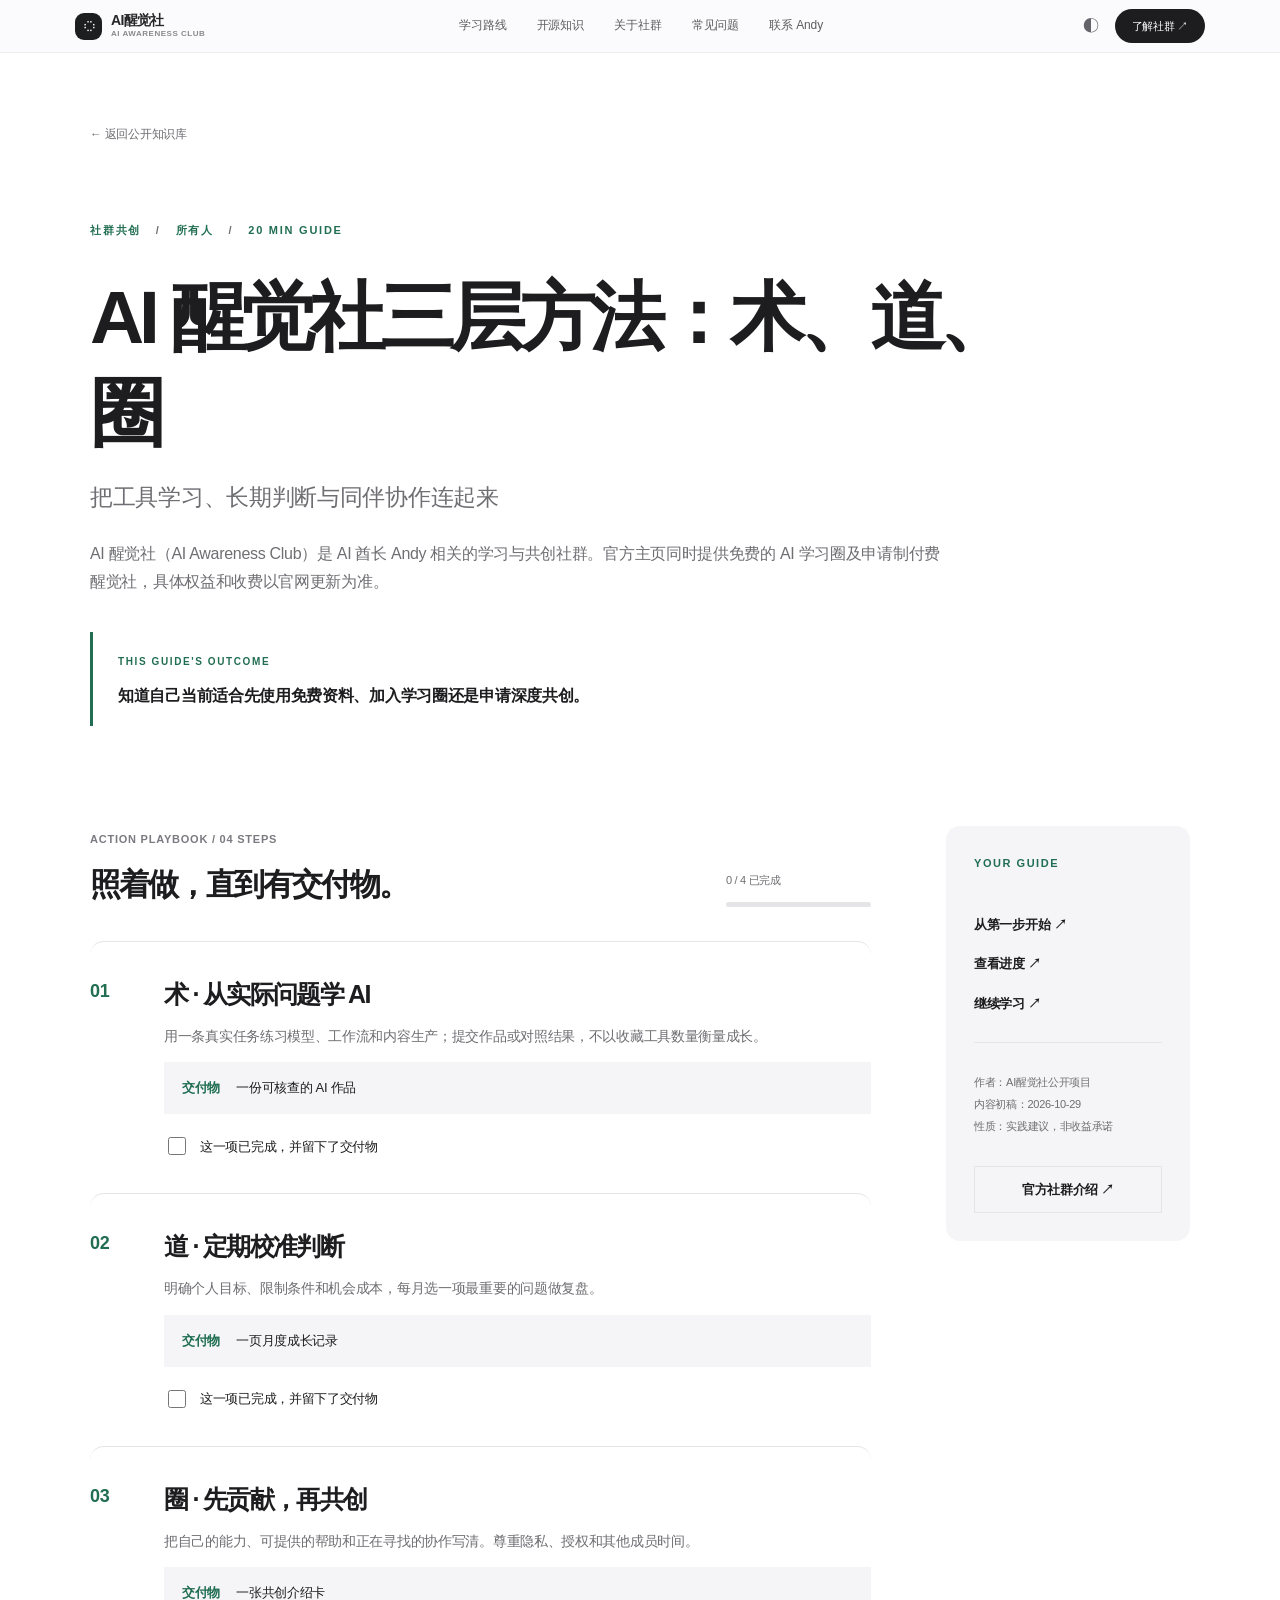
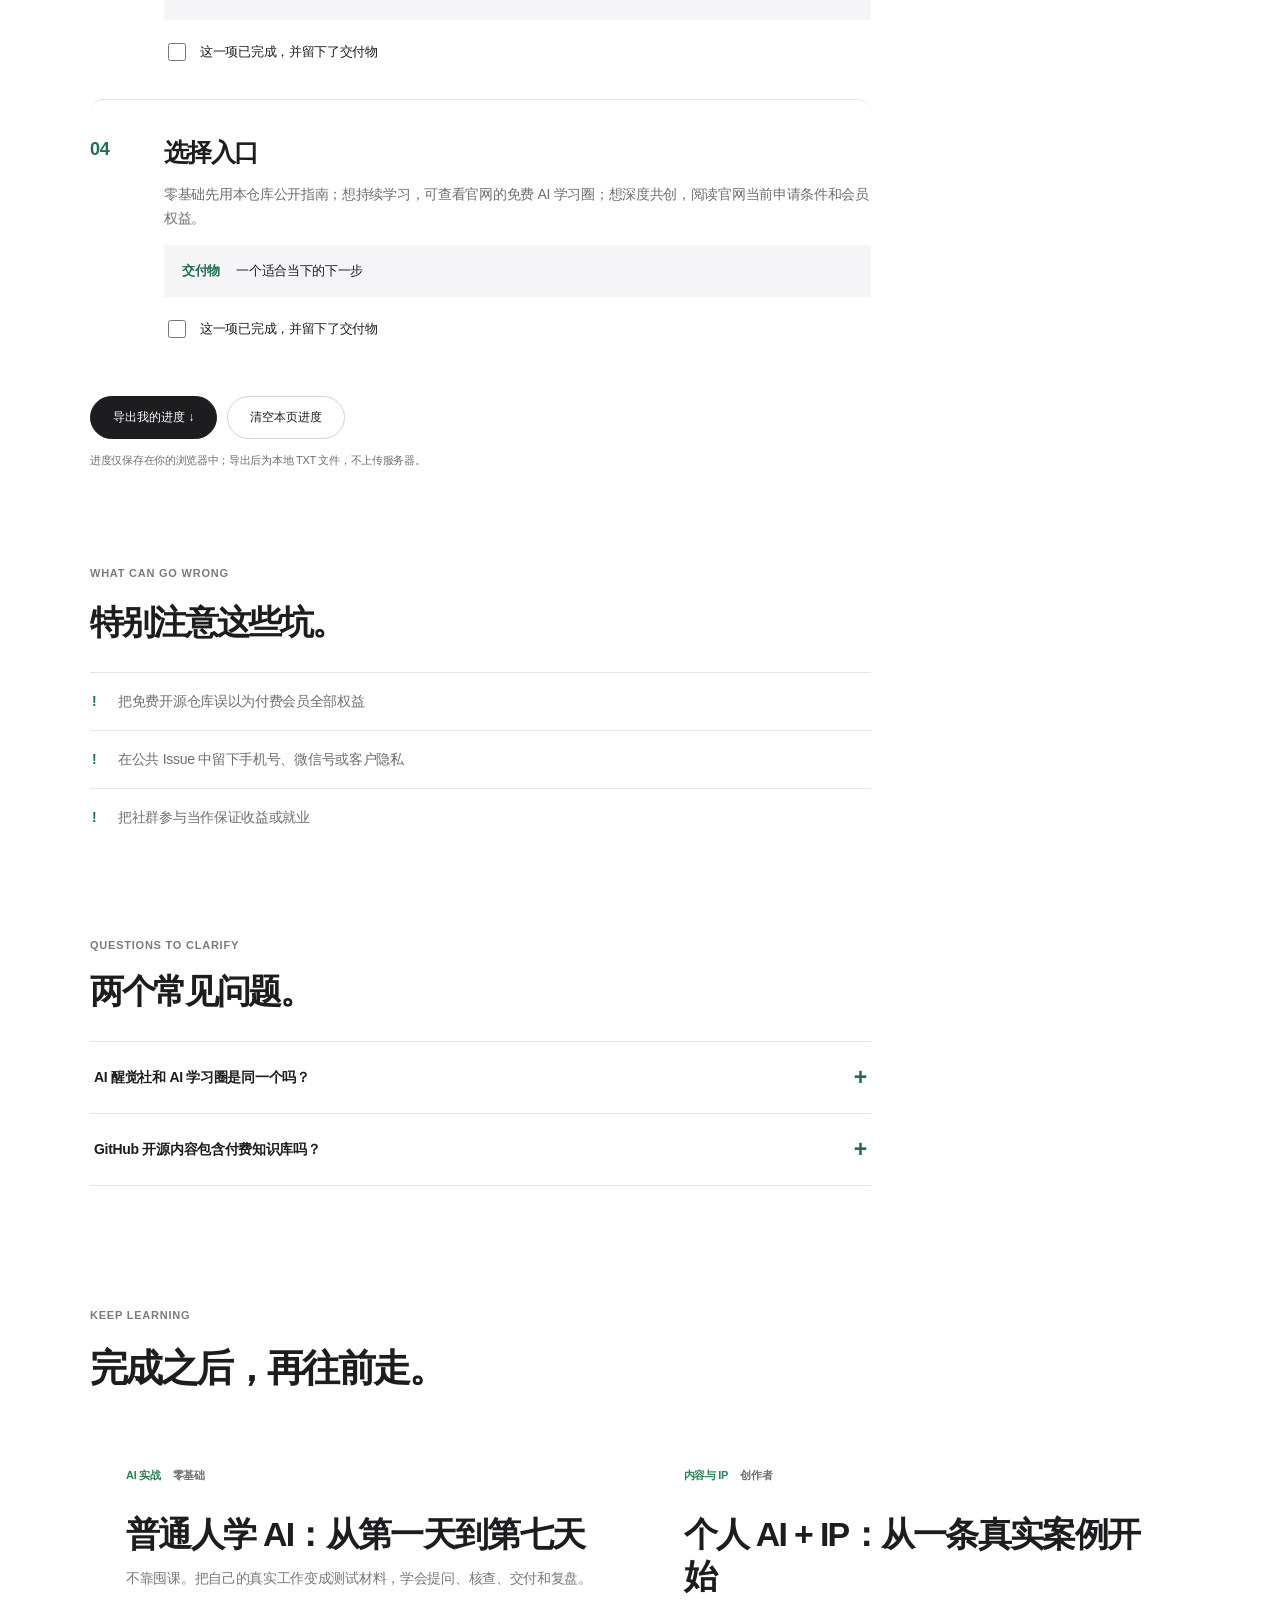
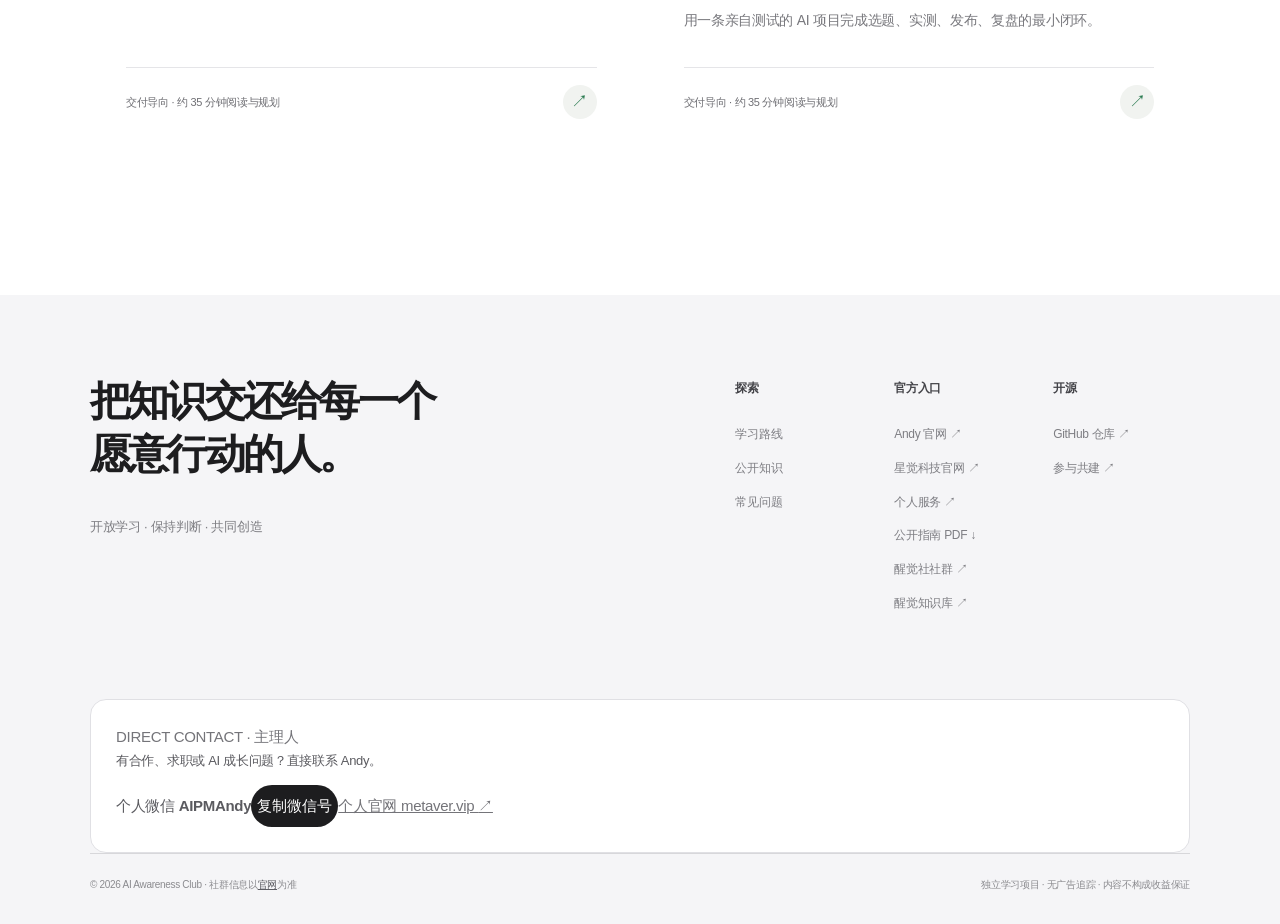
<file: docs/guides/community-method/index.html>
<!doctype html>
<html lang="zh-CN" data-theme="light" data-site-root="../../"><head>
<meta charset="utf-8"><meta name="viewport" content="width=device-width,initial-scale=1">
<meta name="theme-color" content="#f5f5f7"><meta name="color-scheme" content="light dark">
<title>AI 醒觉社三层方法：术、道、圈｜AI醒觉社</title><meta name="description" content="理解 AI 醒觉社的开源学习入口、官方知识库以及申请制共创社群的区别。">
<meta name="author" content="AI醒觉社 · AI Awareness Club"><meta name="robots" content="index,follow,max-image-preview:large">
<link rel="canonical" href="https://aipmandy.github.io/AI-Awareness-Club/guides/community-method/"><link rel="icon" type="image/svg+xml" href="../../assets/icon.svg">
<meta property="og:site_name" content="AI醒觉社 · AI Awareness Club"><meta property="og:type" content="article">
<meta property="og:title" content="AI 醒觉社三层方法：术、道、圈｜AI醒觉社"><meta property="og:description" content="理解 AI 醒觉社的开源学习入口、官方知识库以及申请制共创社群的区别。">
<meta property="og:url" content="https://aipmandy.github.io/AI-Awareness-Club/guides/community-method/"><meta property="og:image" content="https://aipmandy.github.io/AI-Awareness-Club/assets/social-preview.png">
<meta property="og:locale" content="zh_CN"><meta name="twitter:card" content="summary_large_image">
<meta name="twitter:title" content="AI 醒觉社三层方法：术、道、圈｜AI醒觉社"><meta name="twitter:description" content="理解 AI 醒觉社的开源学习入口、官方知识库以及申请制共创社群的区别。">
<link rel="stylesheet" href="../../assets/style.css">
<link rel="stylesheet" href="../../assets/apple.css">
<script type="application/ld+json">{"@context":"https://schema.org","@type":"BreadcrumbList","itemListElement":[{"@type":"ListItem","position":1,"name":"首页","item":"https://aipmandy.github.io/AI-Awareness-Club/"},{"@type":"ListItem","position":2,"name":"开源知识库","item":"https://aipmandy.github.io/AI-Awareness-Club/library/"},{"@type":"ListItem","position":3,"name":"AI 醒觉社三层方法：术、道、圈","item":"https://aipmandy.github.io/AI-Awareness-Club/guides/community-method/"}]}</script>
<script type="application/ld+json">{"@context":"https://schema.org","@type":"Article","headline":"AI 醒觉社三层方法：术、道、圈","description":"理解 AI 醒觉社的开源学习入口、官方知识库以及申请制共创社群的区别。","inLanguage":"zh-CN","mainEntityOfPage":"https://aipmandy.github.io/AI-Awareness-Club/guides/community-method/","author":{"@type":"Organization","name":"AI醒觉社","url":"https://metaver.vip/community"},"publisher":{"@type":"Organization","name":"AI醒觉社","url":"https://metaver.vip/community"},"dateModified":"2026-10-29","isAccessibleForFree":true}</script>
<script type="application/ld+json">{"@context":"https://schema.org","@type":"FAQPage","mainEntity":[{"@type":"Question","name":"AI 醒觉社和 AI 学习圈是同一个吗？","acceptedAnswer":{"@type":"Answer","text":"官网将它们列为两个不同社群：AI 学习圈偏免费学习，AI 醒觉社偏申请制深度共创。"}},{"@type":"Question","name":"GitHub 开源内容包含付费知识库吗？","acceptedAnswer":{"@type":"Answer","text":"不包含会员限制内容。此仓库仅公开已经授权发布的原创资料、模板和导航。"}}]}</script>
</head><body><a class="skip" href="#main">跳到主要内容</a>
<header class="site-header"><div class="header-inner"><a href="../../index.html" class="logo" aria-label="AI醒觉社首页"><span class="logo-mark" aria-hidden="true">◌</span><span>AI<span class="brand-highlight">醒觉社</span><small>AI AWARENESS CLUB</small></span></a>
<nav class="main-nav" aria-label="主导航"><a href="../../paths/index.html">学习路线</a><a href="../../library/index.html">开源知识</a><a href="../../about/index.html">关于社群</a><a href="../../faq/index.html">常见问题</a><a href="../../index.html#contact">联系 Andy</a></nav>
<div class="header-actions"><button class="icon-button theme-toggle" type="button" aria-label="切换深浅色模式" title="切换主题"><span aria-hidden="true">◐</span></button><a class="nav-cta" href="https://metaver.vip/community" target="_blank" rel="noopener noreferrer">了解社群 <span aria-hidden="true">↗</span></a></div>
<button class="menu-button" aria-label="打开菜单" aria-expanded="false" aria-controls="mobile-nav">☰</button></div>
<nav class="mobile-nav" id="mobile-nav" hidden aria-label="移动导航"><a href="../../paths/index.html">学习路线</a><a href="../../library/index.html">开源知识</a><a href="../../about/index.html">关于社群</a><a href="../../faq/index.html">常见问题</a><a href="https://metaver.vip/community">了解社群 ↗</a><a href="../../index.html#contact">联系 Andy · 微信</a></nav></header><main id="main" class="guide-page"><section class="guide-hero container"><a class="back-link" href="../../library/index.html">← 返回公开知识库</a><div class="guide-kicker">社群共创 <span>/</span> 所有人 <span>/</span> 20 MIN GUIDE</div><h1>AI 醒觉社三层方法：术、道、圈</h1><p class="guide-subtitle">把工具学习、长期判断与同伴协作连起来</p><p class="guide-intro">AI 醒觉社（AI Awareness Club）是 AI 酋长 Andy 相关的学习与共创社群。官方主页同时提供免费的 AI 学习圈及申请制付费醒觉社，具体权益和收费以官网更新为准。</p><div class="guide-outcome"><span>THIS GUIDE'S OUTCOME</span><p>知道自己当前适合先使用免费资料、加入学习圈还是申请深度共创。</p></div></section><div class="guide-body container"><div class="guide-steps"><div class="steps-header"><div><span class="eyebrow">ACTION PLAYBOOK / 04 STEPS</span><h2>照着做，直到有交付物。</h2></div><div class="progress-widget"><span id="progress-status" role="status" aria-live="polite">0 / 4 已完成</span><div class="progress-track"><span id="progress-bar" style="width:0%"></span></div></div></div><article class="step-card" id="step-1"><div class="step-index">01</div><div class="step-content"><h3>术 · 从实际问题学 AI</h3><p>用一条真实任务练习模型、工作流和内容生产；提交作品或对照结果，不以收藏工具数量衡量成长。</p><div class="step-output"><strong>交付物</strong><span>一份可核查的 AI 作品</span></div><label class="step-check"><input type="checkbox" data-step="1" data-guide="community-method"><span>这一项已完成，并留下了交付物</span></label></div></article><article class="step-card" id="step-2"><div class="step-index">02</div><div class="step-content"><h3>道 · 定期校准判断</h3><p>明确个人目标、限制条件和机会成本，每月选一项最重要的问题做复盘。</p><div class="step-output"><strong>交付物</strong><span>一页月度成长记录</span></div><label class="step-check"><input type="checkbox" data-step="2" data-guide="community-method"><span>这一项已完成，并留下了交付物</span></label></div></article><article class="step-card" id="step-3"><div class="step-index">03</div><div class="step-content"><h3>圈 · 先贡献，再共创</h3><p>把自己的能力、可提供的帮助和正在寻找的协作写清。尊重隐私、授权和其他成员时间。</p><div class="step-output"><strong>交付物</strong><span>一张共创介绍卡</span></div><label class="step-check"><input type="checkbox" data-step="3" data-guide="community-method"><span>这一项已完成，并留下了交付物</span></label></div></article><article class="step-card" id="step-4"><div class="step-index">04</div><div class="step-content"><h3>选择入口</h3><p>零基础先用本仓库公开指南；想持续学习，可查看官网的免费 AI 学习圈；想深度共创，阅读官网当前申请条件和会员权益。</p><div class="step-output"><strong>交付物</strong><span>一个适合当下的下一步</span></div><label class="step-check"><input type="checkbox" data-step="4" data-guide="community-method"><span>这一项已完成，并留下了交付物</span></label></div></article><div class="progress-actions"><button type="button" id="export-progress" class="button button-dark">导出我的进度 ↓</button><button type="button" id="reset-progress" class="button button-ghost">清空本页进度</button></div><p class="privacy-caption">进度仅保存在你的浏览器中；导出后为本地 TXT 文件，不上传服务器。</p><section class="guide-cautions"><span class="eyebrow">WHAT CAN GO WRONG</span><h2>特别注意这些坑。</h2><ul><li>把免费开源仓库误以为付费会员全部权益</li><li>在公共 Issue 中留下手机号、微信号或客户隐私</li><li>把社群参与当作保证收益或就业</li></ul></section><section class="guide-faq"><div class="eyebrow">QUESTIONS TO CLARIFY</div><h2>两个常见问题。</h2><details class="faq-item"><summary><span>AI 醒觉社和 AI 学习圈是同一个吗？</span><span class="faq-plus" aria-hidden="true">+</span></summary><p>官网将它们列为两个不同社群：AI 学习圈偏免费学习，AI 醒觉社偏申请制深度共创。</p></details><details class="faq-item"><summary><span>GitHub 开源内容包含付费知识库吗？</span><span class="faq-plus" aria-hidden="true">+</span></summary><p>不包含会员限制内容。此仓库仅公开已经授权发布的原创资料、模板和导航。</p></details></section></div><aside class="guide-sidebar"><div class="sticky-side"><span>YOUR GUIDE</span><a href="#step-1">从第一步开始 ↗</a><a href="#progress-status">查看进度 ↗</a><a href="#related">继续学习 ↗</a><hr><p>作者：AI醒觉社公开项目<br>内容初稿：2026-10-29<br>性质：实践建议，非收益承诺</p><a class="side-official" href="https://metaver.vip/community">官方社群介绍 ↗</a></div></aside></div><section class="related-section container" id="related"><div class="eyebrow">KEEP LEARNING</div><h2>完成之后，再往前走。</h2><div class="guide-grid"><a class="guide-card" href="../../guides/ai-first-week/index.html" data-filter-item data-keywords="普通人学 AI：从第一天到第七天 不靠囤课。把自己的真实工作变成测试材料，学会提问、核查、交付和复盘。 刚接触 AI，不知道从哪里开始 AI 实战" data-category="AI 实战">
<span class="card-meta"><span>AI 实战</span><span>零基础</span></span><h3>普通人学 AI：从第一天到第七天</h3><p>不靠囤课。把自己的真实工作变成测试材料，学会提问、核查、交付和复盘。</p><span class="card-bottom"><span>交付导向 · 约 35 分钟阅读与规划</span><span class="circle-arrow" aria-hidden="true">↗</span></span></a><a class="guide-card" href="../../guides/personal-ip/index.html" data-filter-item data-keywords="个人 AI + IP：从一条真实案例开始 用一条亲自测试的 AI 项目完成选题、实测、发布、复盘的最小闭环。 想做 AI 自媒体，建立个人品牌并获得咨询线索 内容与 IP" data-category="内容与 IP">
<span class="card-meta"><span>内容与 IP</span><span>创作者</span></span><h3>个人 AI + IP：从一条真实案例开始</h3><p>用一条亲自测试的 AI 项目完成选题、实测、发布、复盘的最小闭环。</p><span class="card-bottom"><span>交付导向 · 约 35 分钟阅读与规划</span><span class="circle-arrow" aria-hidden="true">↗</span></span></a></div></section></main><footer class="footer"><div class="footer-top"><div><div class="footer-symbol" aria-hidden="true">◌</div><h2>把知识交还给每一个<br>愿意行动的人。</h2><p>开放学习 · 保持判断 · 共同创造</p></div><div class="footer-links"><div><b>探索</b><a href="../../paths/index.html">学习路线</a><a href="../../library/index.html">公开知识</a><a href="../../faq/index.html">常见问题</a></div><div><b>官方入口</b><a href="https://metaver.vip/">Andy 官网 ↗</a><a href="https://www.a6no1.cn/">星觉科技官网 ↗</a><a href="https://metaver.vip/services">个人服务 ↗</a><a href="../../pdf/ai-awareness-club-guide.pdf">公开指南 PDF ↓</a><a href="https://metaver.vip/community">醒觉社社群 ↗</a><a href="https://kb.metaver.vip/">醒觉知识库 ↗</a></div><div><b>开源</b><a href="https://github.com/AIPMAndy/AI-Awareness-Club">GitHub 仓库 ↗</a><a href="https://github.com/AIPMAndy/AI-Awareness-Club/blob/main/CONTRIBUTING.md">参与共建 ↗</a></div></div></div>
<div class="footer-contact" aria-label="联系主理人 Andy"><div><span class="contact-eyebrow">DIRECT CONTACT · 主理人</span><p>有合作、求职或 AI 成长问题？直接联系 Andy。</p></div><div class="footer-contact-actions"><span class="wechat-identity">个人微信 <strong>AIPMAndy</strong></span><button type="button" class="copy-wechat" data-copy-wechat="AIPMAndy" aria-label="复制 Andy 个人微信号 AIPMAndy">复制微信号</button><a href="https://metaver.vip/" class="contact-website" target="_blank" rel="noopener noreferrer">个人官网 metaver.vip <span aria-hidden="true">↗</span></a></div></div>
<div class="footer-bottom"><span>© 2026 AI Awareness Club · 社群信息以<a href="https://metaver.vip/community">官网</a>为准</span><span>独立学习项目 · 无广告追踪 · 内容不构成收益保证</span></div></footer><script src="../../assets/app.js" defer></script></body></html>
</file>
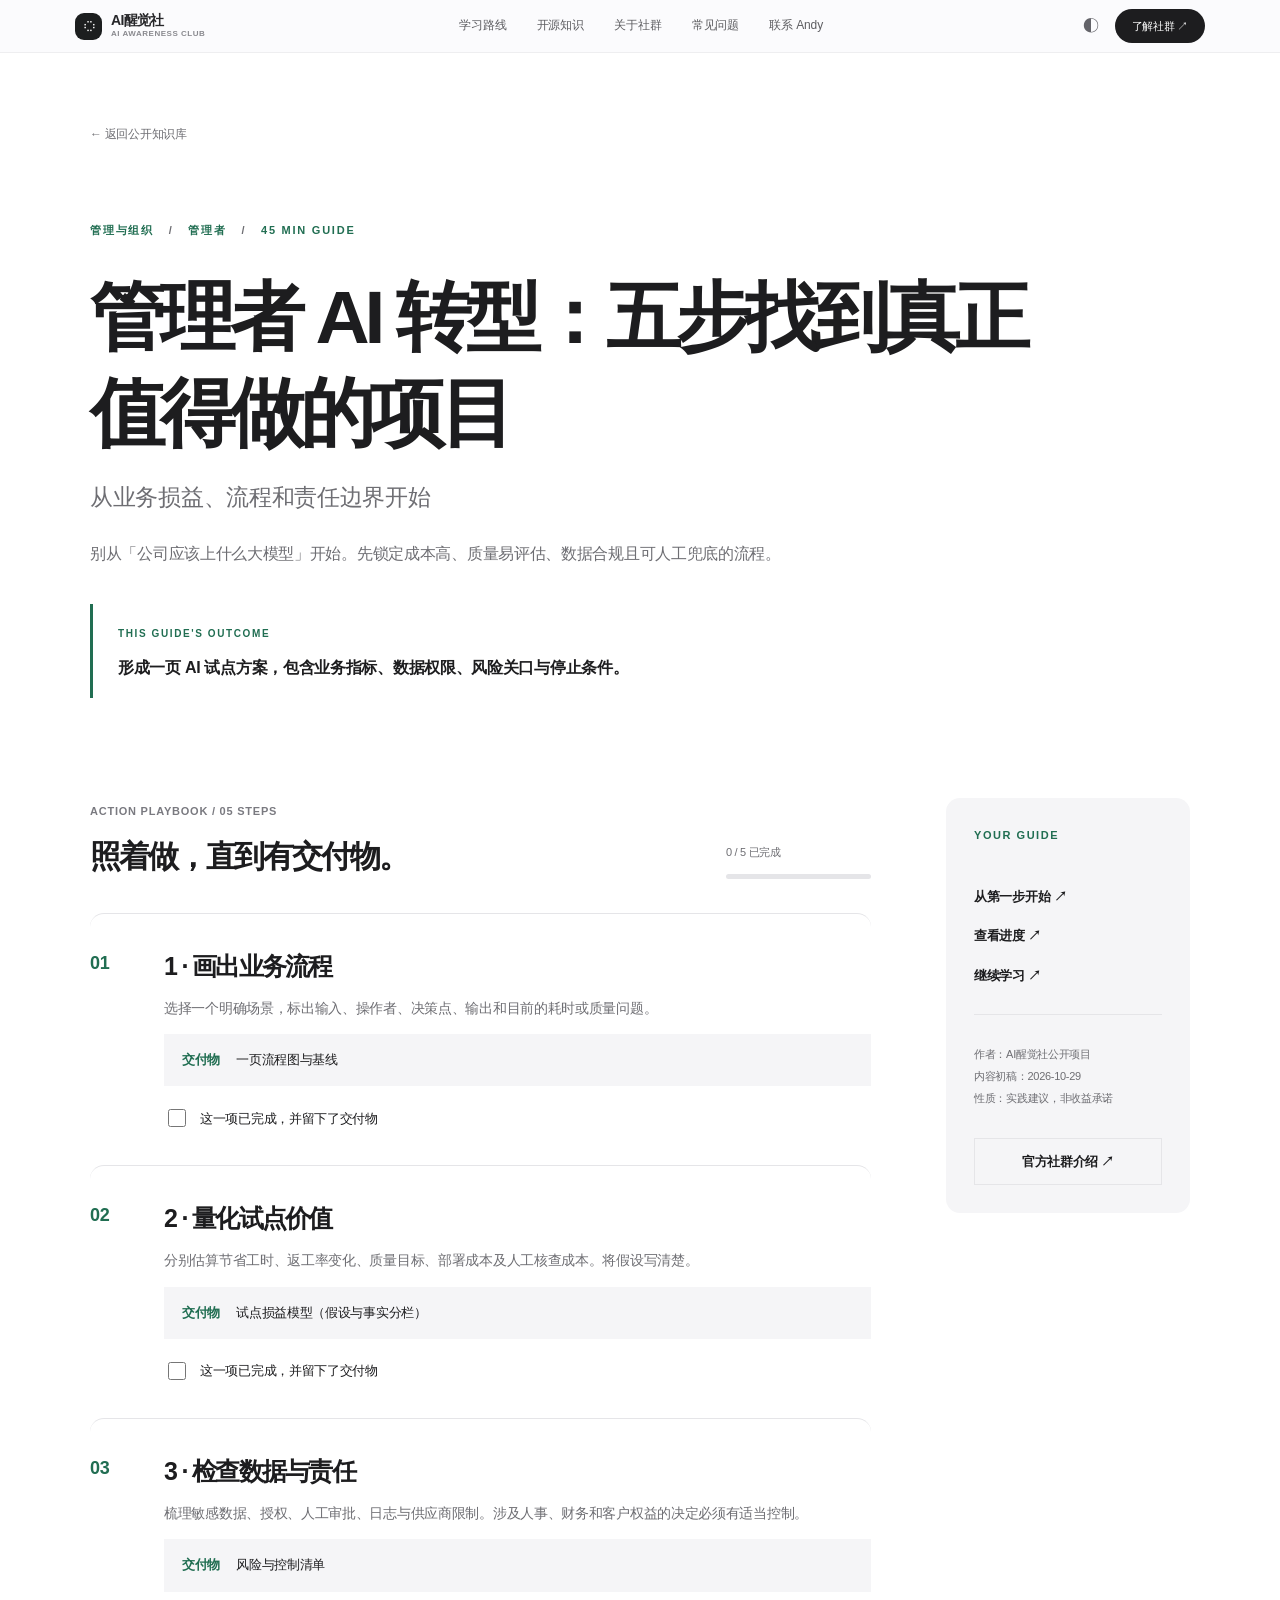
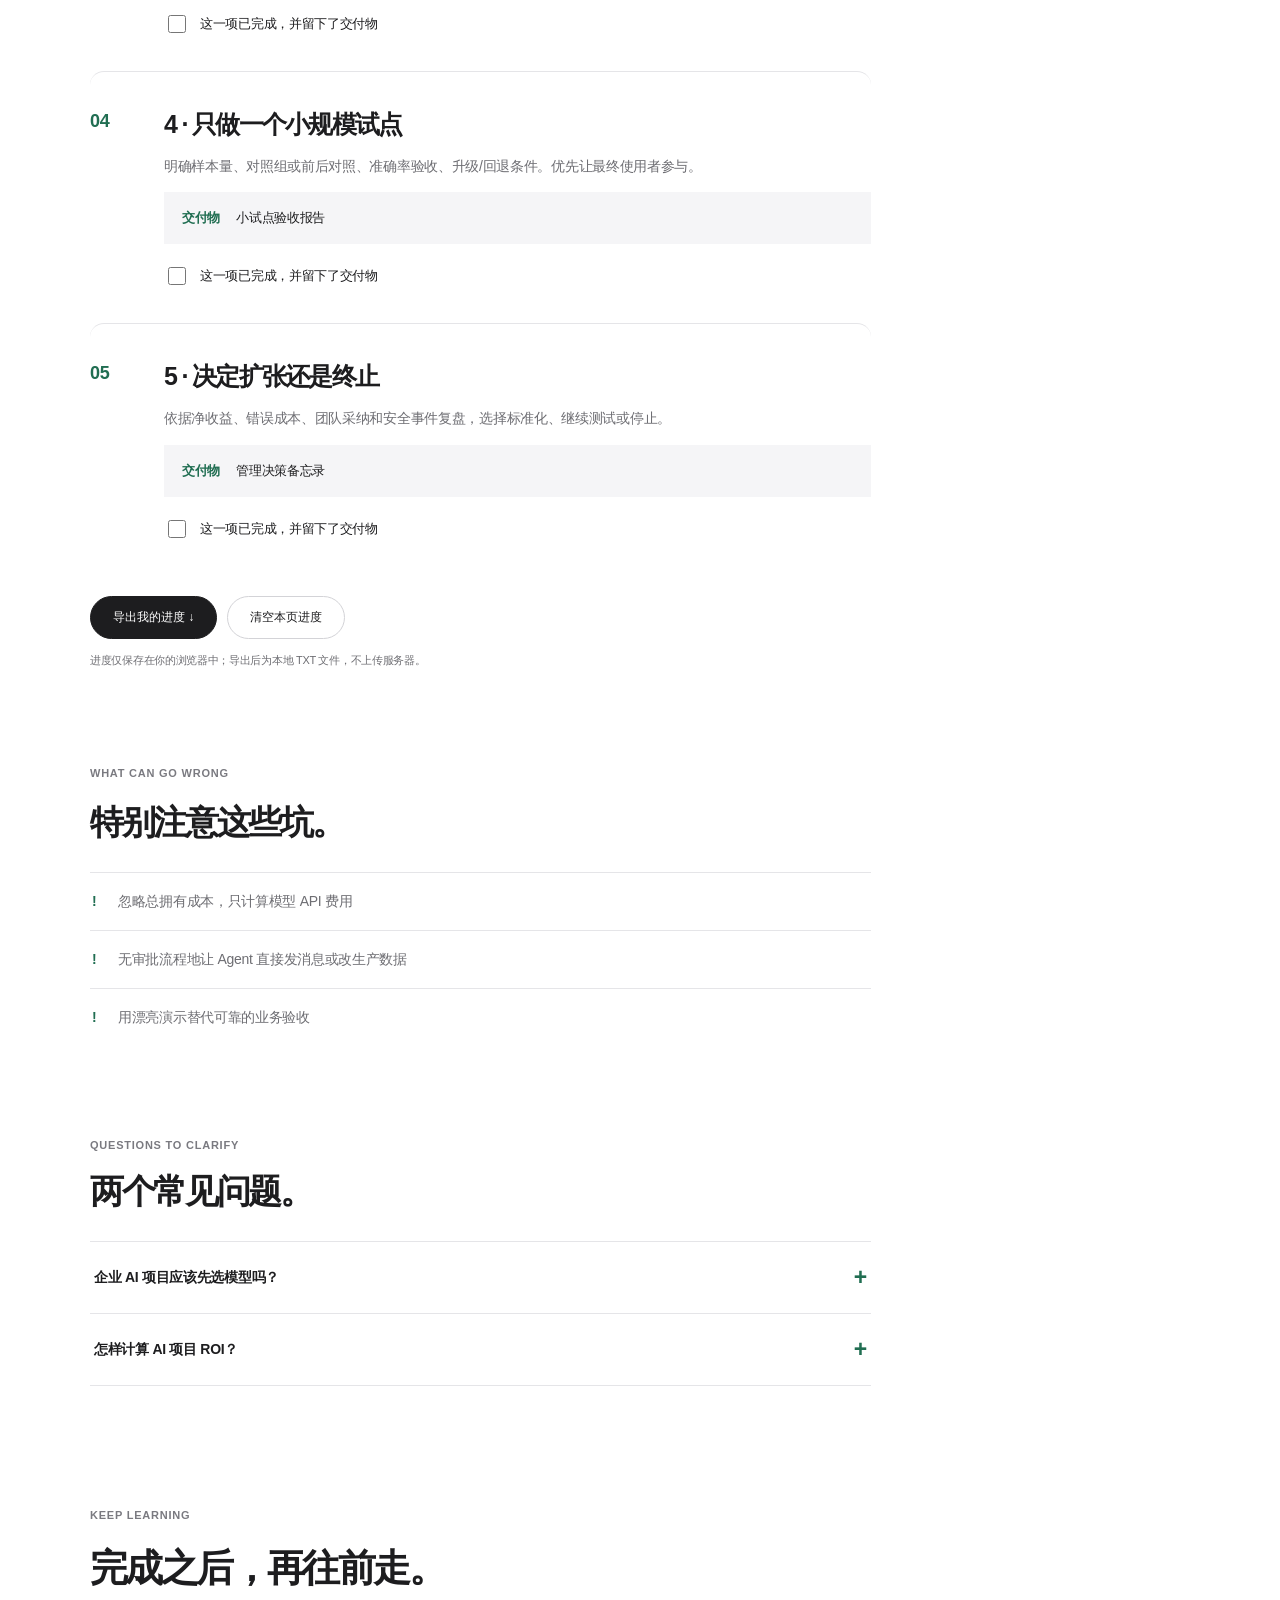
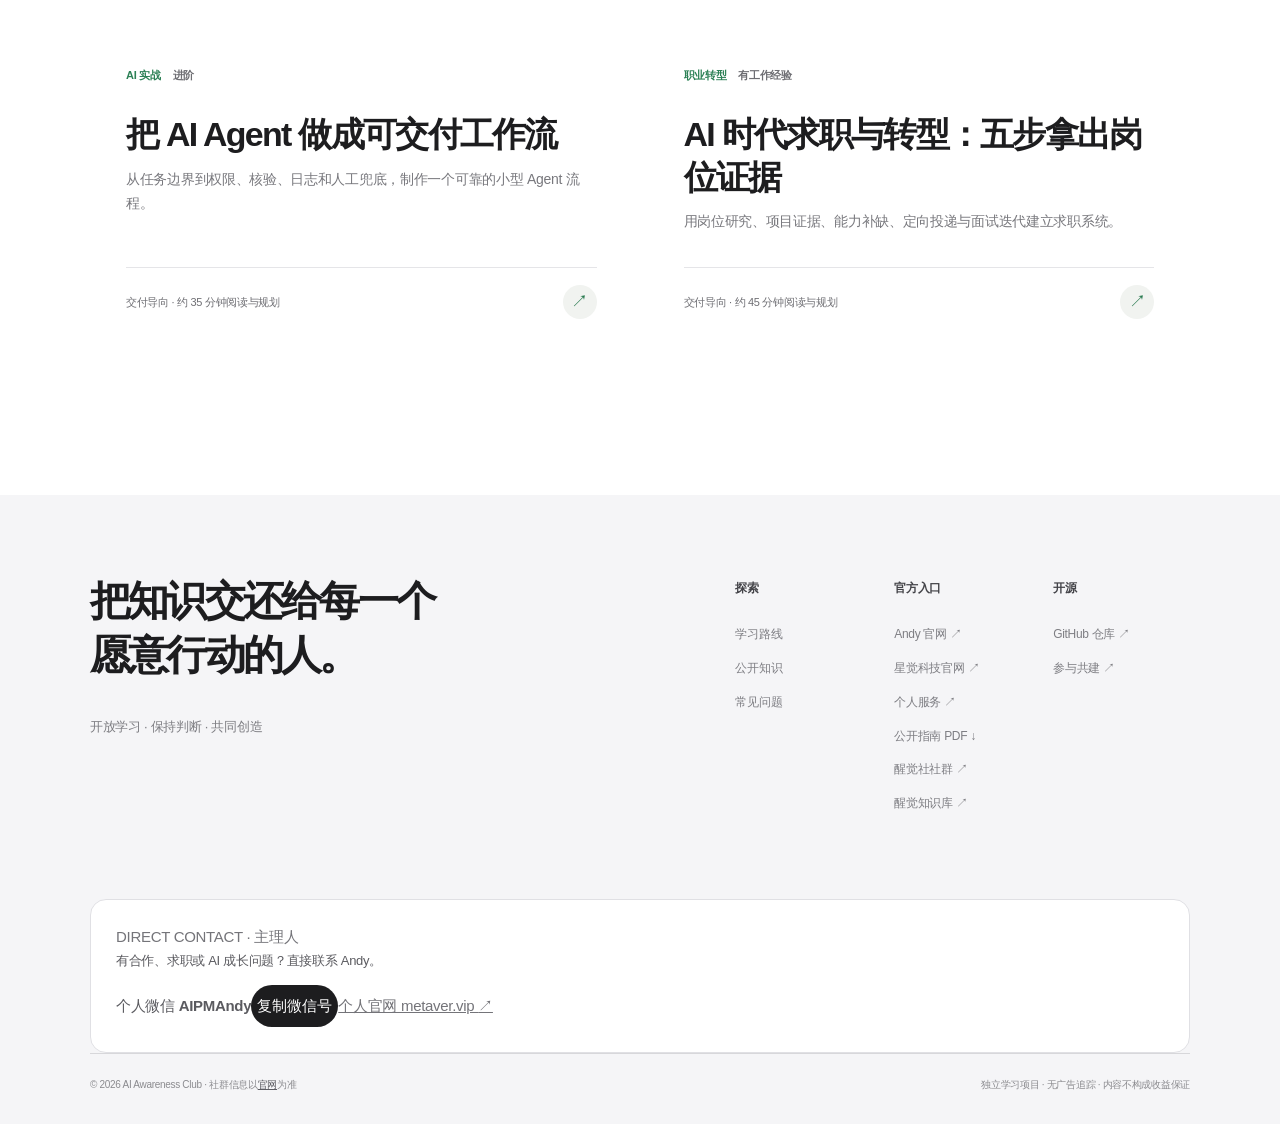
<file: docs/guides/executive-ai/index.html>
<!doctype html>
<html lang="zh-CN" data-theme="light" data-site-root="../../"><head>
<meta charset="utf-8"><meta name="viewport" content="width=device-width,initial-scale=1">
<meta name="theme-color" content="#f5f5f7"><meta name="color-scheme" content="light dark">
<title>管理者 AI 转型：五步找到真正值得做的项目｜AI醒觉社</title><meta name="description" content="帮助企业管理者筛选高价值流程、设计小试点、建立质量与 ROI 验收。">
<meta name="author" content="AI醒觉社 · AI Awareness Club"><meta name="robots" content="index,follow,max-image-preview:large">
<link rel="canonical" href="https://aipmandy.github.io/AI-Awareness-Club/guides/executive-ai/"><link rel="icon" type="image/svg+xml" href="../../assets/icon.svg">
<meta property="og:site_name" content="AI醒觉社 · AI Awareness Club"><meta property="og:type" content="article">
<meta property="og:title" content="管理者 AI 转型：五步找到真正值得做的项目｜AI醒觉社"><meta property="og:description" content="帮助企业管理者筛选高价值流程、设计小试点、建立质量与 ROI 验收。">
<meta property="og:url" content="https://aipmandy.github.io/AI-Awareness-Club/guides/executive-ai/"><meta property="og:image" content="https://aipmandy.github.io/AI-Awareness-Club/assets/social-preview.png">
<meta property="og:locale" content="zh_CN"><meta name="twitter:card" content="summary_large_image">
<meta name="twitter:title" content="管理者 AI 转型：五步找到真正值得做的项目｜AI醒觉社"><meta name="twitter:description" content="帮助企业管理者筛选高价值流程、设计小试点、建立质量与 ROI 验收。">
<link rel="stylesheet" href="../../assets/style.css">
<link rel="stylesheet" href="../../assets/apple.css">
<script type="application/ld+json">{"@context":"https://schema.org","@type":"BreadcrumbList","itemListElement":[{"@type":"ListItem","position":1,"name":"首页","item":"https://aipmandy.github.io/AI-Awareness-Club/"},{"@type":"ListItem","position":2,"name":"开源知识库","item":"https://aipmandy.github.io/AI-Awareness-Club/library/"},{"@type":"ListItem","position":3,"name":"管理者 AI 转型：五步找到真正值得做的项目","item":"https://aipmandy.github.io/AI-Awareness-Club/guides/executive-ai/"}]}</script>
<script type="application/ld+json">{"@context":"https://schema.org","@type":"Article","headline":"管理者 AI 转型：五步找到真正值得做的项目","description":"帮助企业管理者筛选高价值流程、设计小试点、建立质量与 ROI 验收。","inLanguage":"zh-CN","mainEntityOfPage":"https://aipmandy.github.io/AI-Awareness-Club/guides/executive-ai/","author":{"@type":"Organization","name":"AI醒觉社","url":"https://metaver.vip/community"},"publisher":{"@type":"Organization","name":"AI醒觉社","url":"https://metaver.vip/community"},"dateModified":"2026-10-29","isAccessibleForFree":true}</script>
<script type="application/ld+json">{"@context":"https://schema.org","@type":"FAQPage","mainEntity":[{"@type":"Question","name":"企业 AI 项目应该先选模型吗？","acceptedAnswer":{"@type":"Answer","text":"建议先选具体业务问题和验收指标，再选择满足数据安全、成本和效果要求的方案。"}},{"@type":"Question","name":"怎样计算 AI 项目 ROI？","acceptedAnswer":{"@type":"Answer","text":"按净收益与总成本估算，需计入实施、培训、人工复核、质量损失和维护，并标注不确定性。"}}]}</script>
</head><body><a class="skip" href="#main">跳到主要内容</a>
<header class="site-header"><div class="header-inner"><a href="../../index.html" class="logo" aria-label="AI醒觉社首页"><span class="logo-mark" aria-hidden="true">◌</span><span>AI<span class="brand-highlight">醒觉社</span><small>AI AWARENESS CLUB</small></span></a>
<nav class="main-nav" aria-label="主导航"><a href="../../paths/index.html">学习路线</a><a href="../../library/index.html">开源知识</a><a href="../../about/index.html">关于社群</a><a href="../../faq/index.html">常见问题</a><a href="../../index.html#contact">联系 Andy</a></nav>
<div class="header-actions"><button class="icon-button theme-toggle" type="button" aria-label="切换深浅色模式" title="切换主题"><span aria-hidden="true">◐</span></button><a class="nav-cta" href="https://metaver.vip/community" target="_blank" rel="noopener noreferrer">了解社群 <span aria-hidden="true">↗</span></a></div>
<button class="menu-button" aria-label="打开菜单" aria-expanded="false" aria-controls="mobile-nav">☰</button></div>
<nav class="mobile-nav" id="mobile-nav" hidden aria-label="移动导航"><a href="../../paths/index.html">学习路线</a><a href="../../library/index.html">开源知识</a><a href="../../about/index.html">关于社群</a><a href="../../faq/index.html">常见问题</a><a href="https://metaver.vip/community">了解社群 ↗</a><a href="../../index.html#contact">联系 Andy · 微信</a></nav></header><main id="main" class="guide-page"><section class="guide-hero container"><a class="back-link" href="../../library/index.html">← 返回公开知识库</a><div class="guide-kicker">管理与组织 <span>/</span> 管理者 <span>/</span> 45 MIN GUIDE</div><h1>管理者 AI 转型：五步找到真正值得做的项目</h1><p class="guide-subtitle">从业务损益、流程和责任边界开始</p><p class="guide-intro">别从「公司应该上什么大模型」开始。先锁定成本高、质量易评估、数据合规且可人工兜底的流程。</p><div class="guide-outcome"><span>THIS GUIDE'S OUTCOME</span><p>形成一页 AI 试点方案，包含业务指标、数据权限、风险关口与停止条件。</p></div></section><div class="guide-body container"><div class="guide-steps"><div class="steps-header"><div><span class="eyebrow">ACTION PLAYBOOK / 05 STEPS</span><h2>照着做，直到有交付物。</h2></div><div class="progress-widget"><span id="progress-status" role="status" aria-live="polite">0 / 5 已完成</span><div class="progress-track"><span id="progress-bar" style="width:0%"></span></div></div></div><article class="step-card" id="step-1"><div class="step-index">01</div><div class="step-content"><h3>1 · 画出业务流程</h3><p>选择一个明确场景，标出输入、操作者、决策点、输出和目前的耗时或质量问题。</p><div class="step-output"><strong>交付物</strong><span>一页流程图与基线</span></div><label class="step-check"><input type="checkbox" data-step="1" data-guide="executive-ai"><span>这一项已完成，并留下了交付物</span></label></div></article><article class="step-card" id="step-2"><div class="step-index">02</div><div class="step-content"><h3>2 · 量化试点价值</h3><p>分别估算节省工时、返工率变化、质量目标、部署成本及人工核查成本。将假设写清楚。</p><div class="step-output"><strong>交付物</strong><span>试点损益模型（假设与事实分栏）</span></div><label class="step-check"><input type="checkbox" data-step="2" data-guide="executive-ai"><span>这一项已完成，并留下了交付物</span></label></div></article><article class="step-card" id="step-3"><div class="step-index">03</div><div class="step-content"><h3>3 · 检查数据与责任</h3><p>梳理敏感数据、授权、人工审批、日志与供应商限制。涉及人事、财务和客户权益的决定必须有适当控制。</p><div class="step-output"><strong>交付物</strong><span>风险与控制清单</span></div><label class="step-check"><input type="checkbox" data-step="3" data-guide="executive-ai"><span>这一项已完成，并留下了交付物</span></label></div></article><article class="step-card" id="step-4"><div class="step-index">04</div><div class="step-content"><h3>4 · 只做一个小规模试点</h3><p>明确样本量、对照组或前后对照、准确率验收、升级/回退条件。优先让最终使用者参与。</p><div class="step-output"><strong>交付物</strong><span>小试点验收报告</span></div><label class="step-check"><input type="checkbox" data-step="4" data-guide="executive-ai"><span>这一项已完成，并留下了交付物</span></label></div></article><article class="step-card" id="step-5"><div class="step-index">05</div><div class="step-content"><h3>5 · 决定扩张还是终止</h3><p>依据净收益、错误成本、团队采纳和安全事件复盘，选择标准化、继续测试或停止。</p><div class="step-output"><strong>交付物</strong><span>管理决策备忘录</span></div><label class="step-check"><input type="checkbox" data-step="5" data-guide="executive-ai"><span>这一项已完成，并留下了交付物</span></label></div></article><div class="progress-actions"><button type="button" id="export-progress" class="button button-dark">导出我的进度 ↓</button><button type="button" id="reset-progress" class="button button-ghost">清空本页进度</button></div><p class="privacy-caption">进度仅保存在你的浏览器中；导出后为本地 TXT 文件，不上传服务器。</p><section class="guide-cautions"><span class="eyebrow">WHAT CAN GO WRONG</span><h2>特别注意这些坑。</h2><ul><li>忽略总拥有成本，只计算模型 API 费用</li><li>无审批流程地让 Agent 直接发消息或改生产数据</li><li>用漂亮演示替代可靠的业务验收</li></ul></section><section class="guide-faq"><div class="eyebrow">QUESTIONS TO CLARIFY</div><h2>两个常见问题。</h2><details class="faq-item"><summary><span>企业 AI 项目应该先选模型吗？</span><span class="faq-plus" aria-hidden="true">+</span></summary><p>建议先选具体业务问题和验收指标，再选择满足数据安全、成本和效果要求的方案。</p></details><details class="faq-item"><summary><span>怎样计算 AI 项目 ROI？</span><span class="faq-plus" aria-hidden="true">+</span></summary><p>按净收益与总成本估算，需计入实施、培训、人工复核、质量损失和维护，并标注不确定性。</p></details></section></div><aside class="guide-sidebar"><div class="sticky-side"><span>YOUR GUIDE</span><a href="#step-1">从第一步开始 ↗</a><a href="#progress-status">查看进度 ↗</a><a href="#related">继续学习 ↗</a><hr><p>作者：AI醒觉社公开项目<br>内容初稿：2026-10-29<br>性质：实践建议，非收益承诺</p><a class="side-official" href="https://metaver.vip/community">官方社群介绍 ↗</a></div></aside></div><section class="related-section container" id="related"><div class="eyebrow">KEEP LEARNING</div><h2>完成之后，再往前走。</h2><div class="guide-grid"><a class="guide-card" href="../../guides/agent-workflow/index.html" data-filter-item data-keywords="把 AI Agent 做成可交付工作流 从任务边界到权限、核验、日志和人工兜底，制作一个可靠的小型 Agent 流程。 已经会使用 AI，想提升到 Agent 工作流 AI 实战" data-category="AI 实战">
<span class="card-meta"><span>AI 实战</span><span>进阶</span></span><h3>把 AI Agent 做成可交付工作流</h3><p>从任务边界到权限、核验、日志和人工兜底，制作一个可靠的小型 Agent 流程。</p><span class="card-bottom"><span>交付导向 · 约 35 分钟阅读与规划</span><span class="circle-arrow" aria-hidden="true">↗</span></span></a><a class="guide-card" href="../../guides/career-transition/index.html" data-filter-item data-keywords="AI 时代求职与转型：五步拿出岗位证据 用岗位研究、项目证据、能力补缺、定向投递与面试迭代建立求职系统。 想转 AI 产品、AI 运营、AI 解决方案或升级现有岗位 职业转型" data-category="职业转型">
<span class="card-meta"><span>职业转型</span><span>有工作经验</span></span><h3>AI 时代求职与转型：五步拿出岗位证据</h3><p>用岗位研究、项目证据、能力补缺、定向投递与面试迭代建立求职系统。</p><span class="card-bottom"><span>交付导向 · 约 45 分钟阅读与规划</span><span class="circle-arrow" aria-hidden="true">↗</span></span></a></div></section></main><footer class="footer"><div class="footer-top"><div><div class="footer-symbol" aria-hidden="true">◌</div><h2>把知识交还给每一个<br>愿意行动的人。</h2><p>开放学习 · 保持判断 · 共同创造</p></div><div class="footer-links"><div><b>探索</b><a href="../../paths/index.html">学习路线</a><a href="../../library/index.html">公开知识</a><a href="../../faq/index.html">常见问题</a></div><div><b>官方入口</b><a href="https://metaver.vip/">Andy 官网 ↗</a><a href="https://www.a6no1.cn/">星觉科技官网 ↗</a><a href="https://metaver.vip/services">个人服务 ↗</a><a href="../../pdf/ai-awareness-club-guide.pdf">公开指南 PDF ↓</a><a href="https://metaver.vip/community">醒觉社社群 ↗</a><a href="https://kb.metaver.vip/">醒觉知识库 ↗</a></div><div><b>开源</b><a href="https://github.com/AIPMAndy/AI-Awareness-Club">GitHub 仓库 ↗</a><a href="https://github.com/AIPMAndy/AI-Awareness-Club/blob/main/CONTRIBUTING.md">参与共建 ↗</a></div></div></div>
<div class="footer-contact" aria-label="联系主理人 Andy"><div><span class="contact-eyebrow">DIRECT CONTACT · 主理人</span><p>有合作、求职或 AI 成长问题？直接联系 Andy。</p></div><div class="footer-contact-actions"><span class="wechat-identity">个人微信 <strong>AIPMAndy</strong></span><button type="button" class="copy-wechat" data-copy-wechat="AIPMAndy" aria-label="复制 Andy 个人微信号 AIPMAndy">复制微信号</button><a href="https://metaver.vip/" class="contact-website" target="_blank" rel="noopener noreferrer">个人官网 metaver.vip <span aria-hidden="true">↗</span></a></div></div>
<div class="footer-bottom"><span>© 2026 AI Awareness Club · 社群信息以<a href="https://metaver.vip/community">官网</a>为准</span><span>独立学习项目 · 无广告追踪 · 内容不构成收益保证</span></div></footer><script src="../../assets/app.js" defer></script></body></html>
</file>
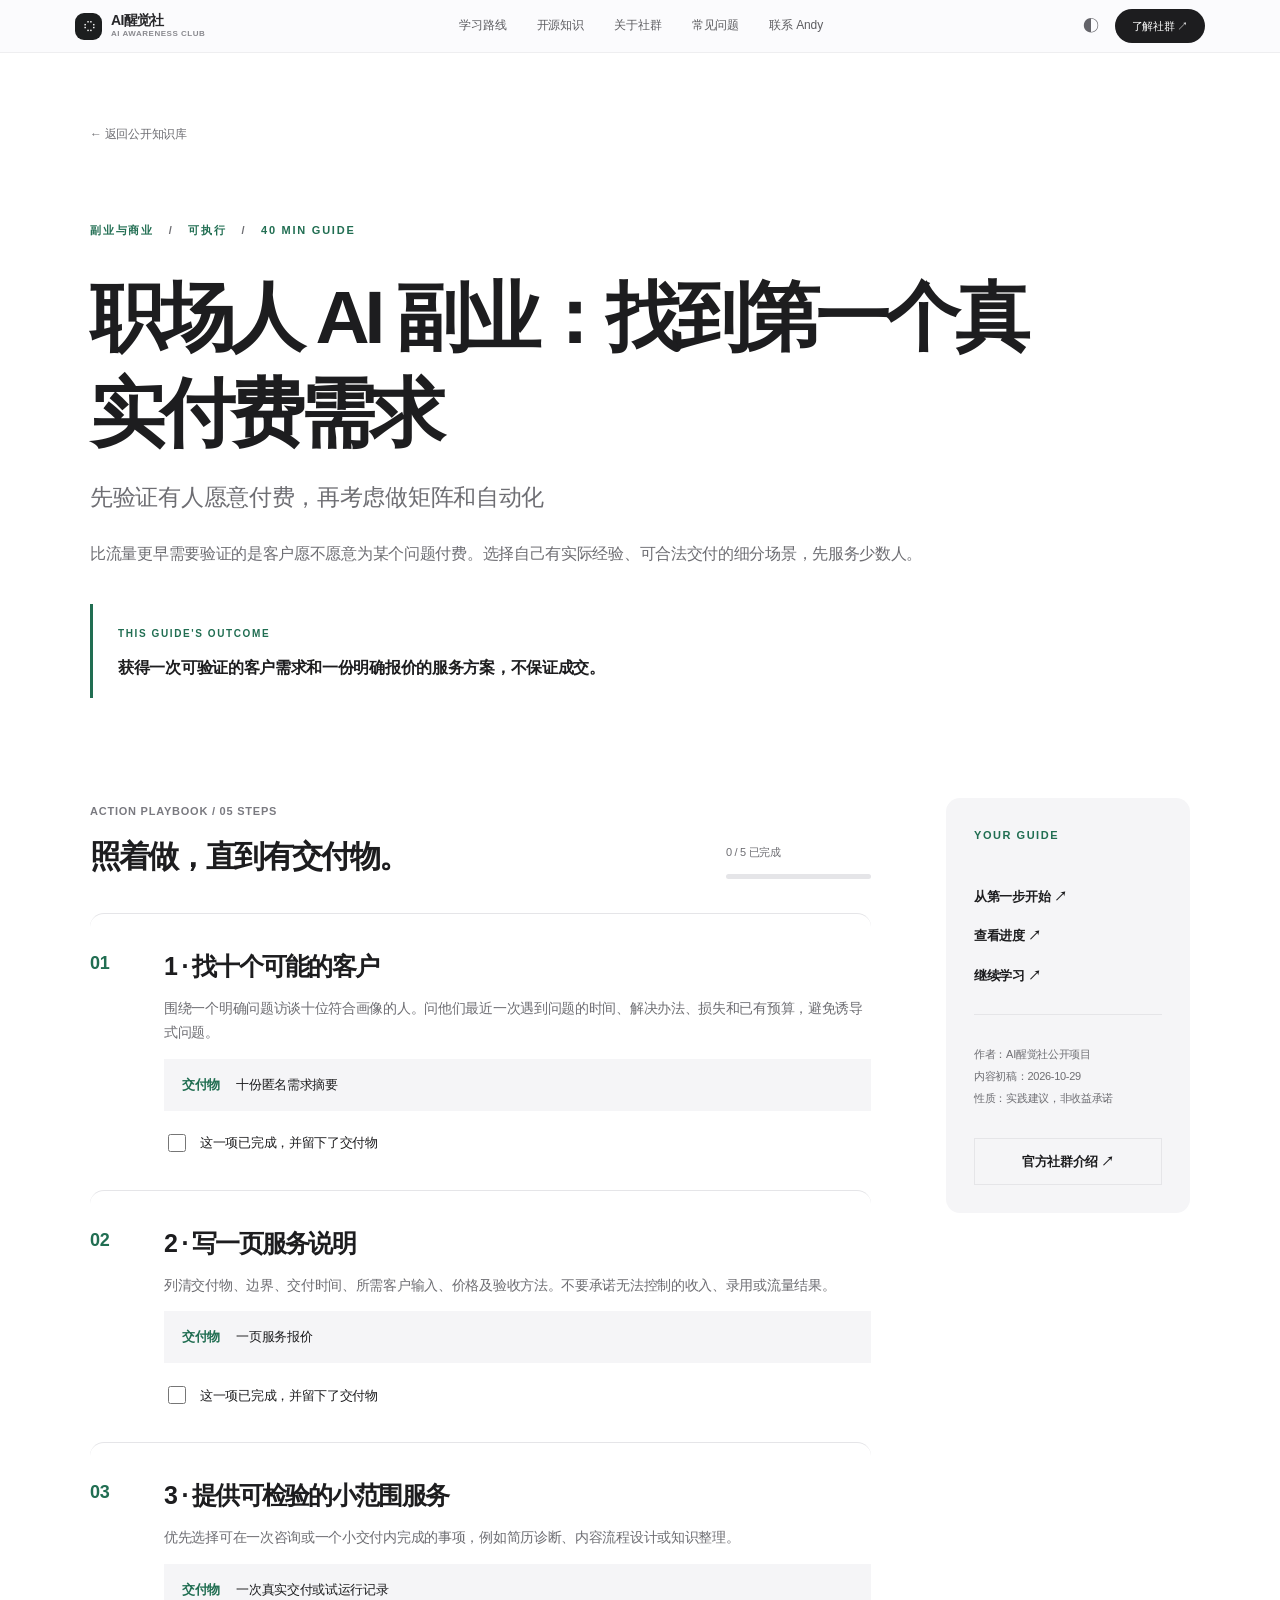
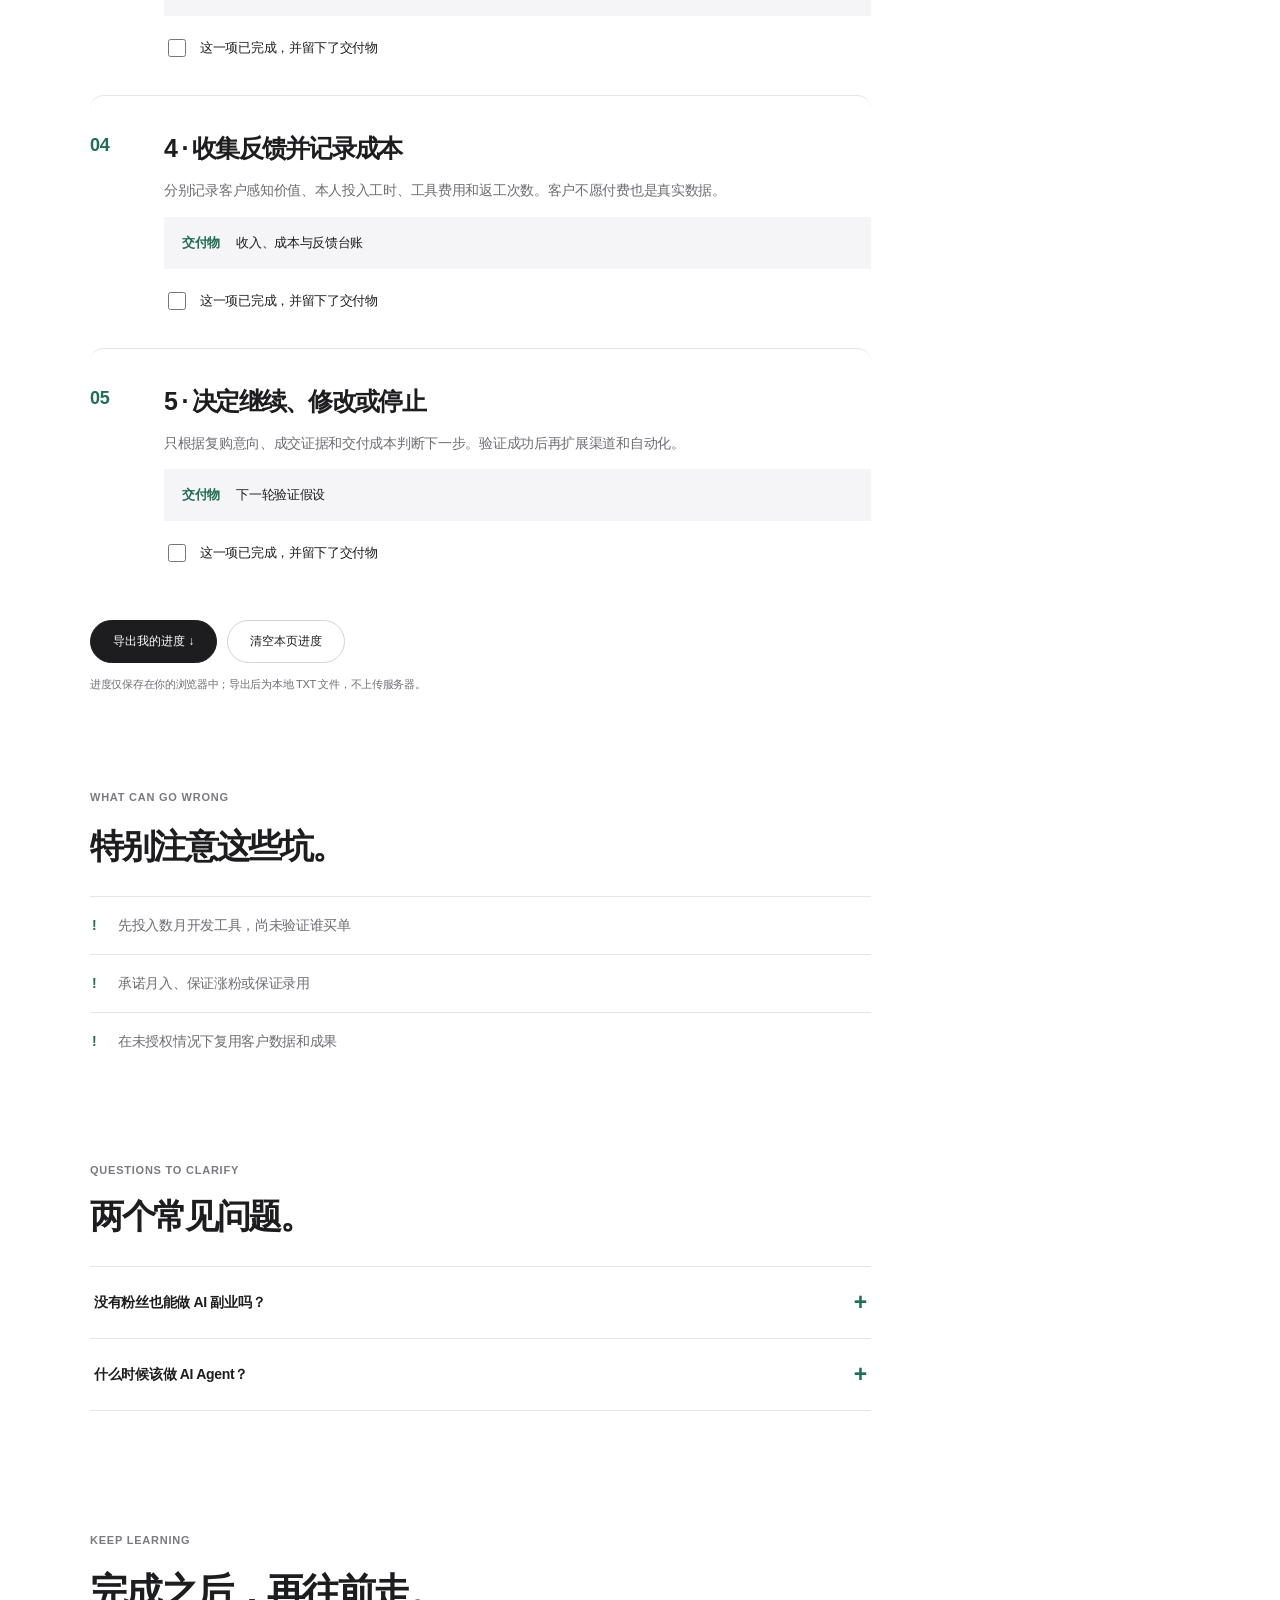
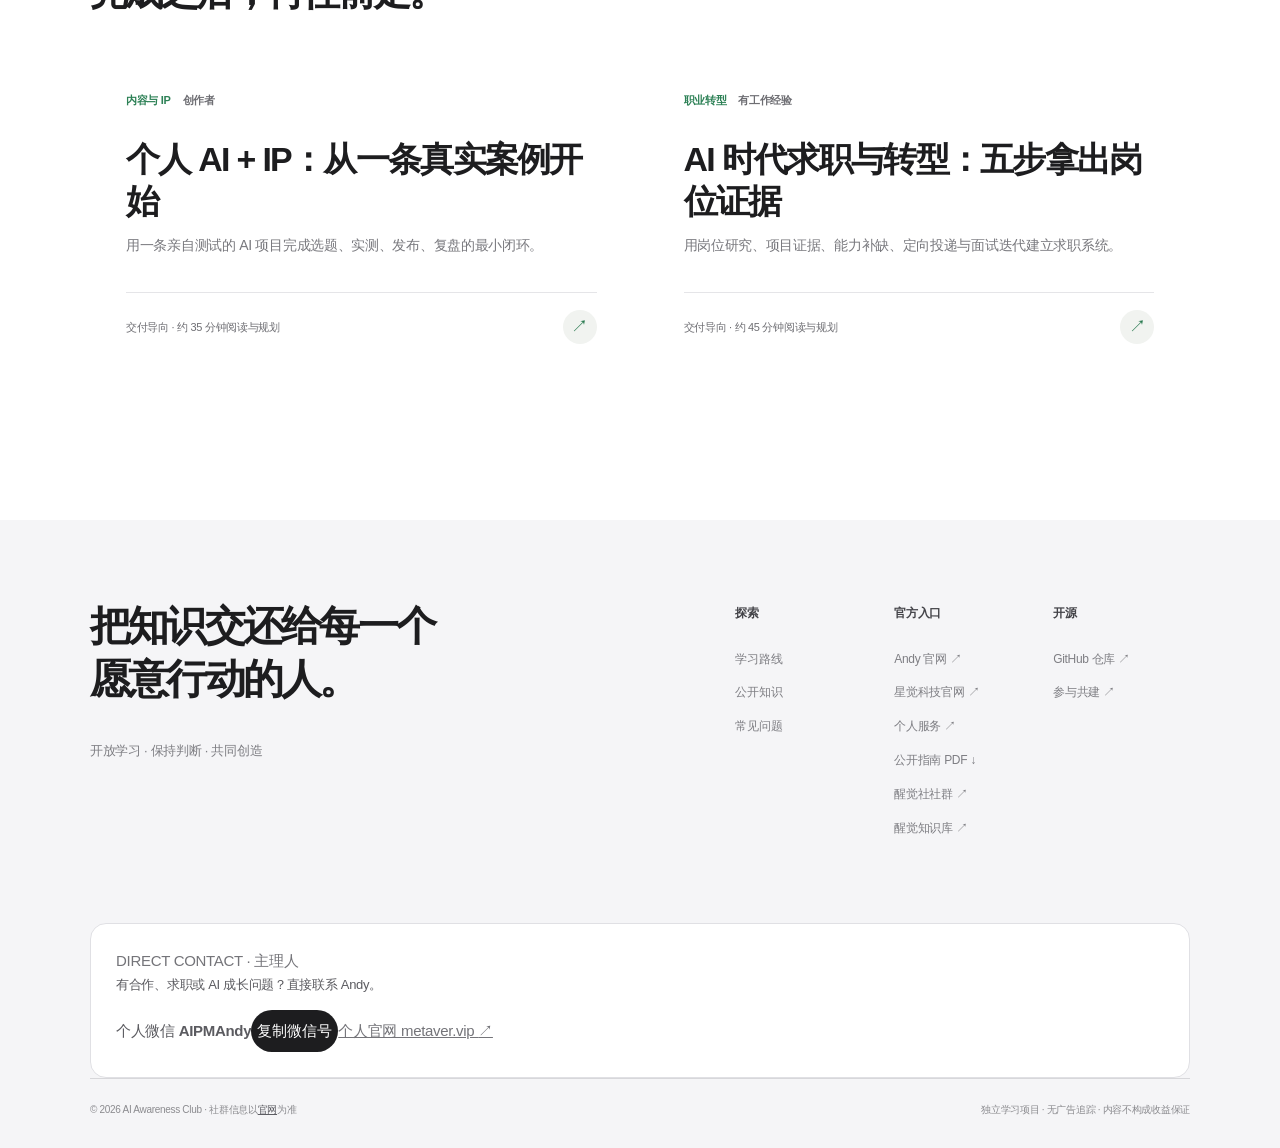
<file: docs/guides/first-customer/index.html>
<!doctype html>
<html lang="zh-CN" data-theme="light" data-site-root="../../"><head>
<meta charset="utf-8"><meta name="viewport" content="width=device-width,initial-scale=1">
<meta name="theme-color" content="#f5f5f7"><meta name="color-scheme" content="light dark">
<title>职场人 AI 副业：找到第一个真实付费需求｜AI醒觉社</title><meta name="description" content="通过十次访谈、一页服务说明、一次小规模交付和复盘验证最小服务。">
<meta name="author" content="AI醒觉社 · AI Awareness Club"><meta name="robots" content="index,follow,max-image-preview:large">
<link rel="canonical" href="https://aipmandy.github.io/AI-Awareness-Club/guides/first-customer/"><link rel="icon" type="image/svg+xml" href="../../assets/icon.svg">
<meta property="og:site_name" content="AI醒觉社 · AI Awareness Club"><meta property="og:type" content="article">
<meta property="og:title" content="职场人 AI 副业：找到第一个真实付费需求｜AI醒觉社"><meta property="og:description" content="通过十次访谈、一页服务说明、一次小规模交付和复盘验证最小服务。">
<meta property="og:url" content="https://aipmandy.github.io/AI-Awareness-Club/guides/first-customer/"><meta property="og:image" content="https://aipmandy.github.io/AI-Awareness-Club/assets/social-preview.png">
<meta property="og:locale" content="zh_CN"><meta name="twitter:card" content="summary_large_image">
<meta name="twitter:title" content="职场人 AI 副业：找到第一个真实付费需求｜AI醒觉社"><meta name="twitter:description" content="通过十次访谈、一页服务说明、一次小规模交付和复盘验证最小服务。">
<link rel="stylesheet" href="../../assets/style.css">
<link rel="stylesheet" href="../../assets/apple.css">
<script type="application/ld+json">{"@context":"https://schema.org","@type":"BreadcrumbList","itemListElement":[{"@type":"ListItem","position":1,"name":"首页","item":"https://aipmandy.github.io/AI-Awareness-Club/"},{"@type":"ListItem","position":2,"name":"开源知识库","item":"https://aipmandy.github.io/AI-Awareness-Club/library/"},{"@type":"ListItem","position":3,"name":"职场人 AI 副业：找到第一个真实付费需求","item":"https://aipmandy.github.io/AI-Awareness-Club/guides/first-customer/"}]}</script>
<script type="application/ld+json">{"@context":"https://schema.org","@type":"Article","headline":"职场人 AI 副业：找到第一个真实付费需求","description":"通过十次访谈、一页服务说明、一次小规模交付和复盘验证最小服务。","inLanguage":"zh-CN","mainEntityOfPage":"https://aipmandy.github.io/AI-Awareness-Club/guides/first-customer/","author":{"@type":"Organization","name":"AI醒觉社","url":"https://metaver.vip/community"},"publisher":{"@type":"Organization","name":"AI醒觉社","url":"https://metaver.vip/community"},"dateModified":"2026-10-29","isAccessibleForFree":true}</script>
<script type="application/ld+json">{"@context":"https://schema.org","@type":"FAQPage","mainEntity":[{"@type":"Question","name":"没有粉丝也能做 AI 副业吗？","acceptedAnswer":{"@type":"Answer","text":"可以先通过专业关系和明确的小服务验证需求。是否成交取决于问题、可信度、交付能力和市场条件。"}},{"@type":"Question","name":"什么时候该做 AI Agent？","acceptedAnswer":{"@type":"Answer","text":"有稳定、重复、可验收的流程后再自动化，先验证服务价值和安全边界。"}}]}</script>
</head><body><a class="skip" href="#main">跳到主要内容</a>
<header class="site-header"><div class="header-inner"><a href="../../index.html" class="logo" aria-label="AI醒觉社首页"><span class="logo-mark" aria-hidden="true">◌</span><span>AI<span class="brand-highlight">醒觉社</span><small>AI AWARENESS CLUB</small></span></a>
<nav class="main-nav" aria-label="主导航"><a href="../../paths/index.html">学习路线</a><a href="../../library/index.html">开源知识</a><a href="../../about/index.html">关于社群</a><a href="../../faq/index.html">常见问题</a><a href="../../index.html#contact">联系 Andy</a></nav>
<div class="header-actions"><button class="icon-button theme-toggle" type="button" aria-label="切换深浅色模式" title="切换主题"><span aria-hidden="true">◐</span></button><a class="nav-cta" href="https://metaver.vip/community" target="_blank" rel="noopener noreferrer">了解社群 <span aria-hidden="true">↗</span></a></div>
<button class="menu-button" aria-label="打开菜单" aria-expanded="false" aria-controls="mobile-nav">☰</button></div>
<nav class="mobile-nav" id="mobile-nav" hidden aria-label="移动导航"><a href="../../paths/index.html">学习路线</a><a href="../../library/index.html">开源知识</a><a href="../../about/index.html">关于社群</a><a href="../../faq/index.html">常见问题</a><a href="https://metaver.vip/community">了解社群 ↗</a><a href="../../index.html#contact">联系 Andy · 微信</a></nav></header><main id="main" class="guide-page"><section class="guide-hero container"><a class="back-link" href="../../library/index.html">← 返回公开知识库</a><div class="guide-kicker">副业与商业 <span>/</span> 可执行 <span>/</span> 40 MIN GUIDE</div><h1>职场人 AI 副业：找到第一个真实付费需求</h1><p class="guide-subtitle">先验证有人愿意付费，再考虑做矩阵和自动化</p><p class="guide-intro">比流量更早需要验证的是客户愿不愿意为某个问题付费。选择自己有实际经验、可合法交付的细分场景，先服务少数人。</p><div class="guide-outcome"><span>THIS GUIDE'S OUTCOME</span><p>获得一次可验证的客户需求和一份明确报价的服务方案，不保证成交。</p></div></section><div class="guide-body container"><div class="guide-steps"><div class="steps-header"><div><span class="eyebrow">ACTION PLAYBOOK / 05 STEPS</span><h2>照着做，直到有交付物。</h2></div><div class="progress-widget"><span id="progress-status" role="status" aria-live="polite">0 / 5 已完成</span><div class="progress-track"><span id="progress-bar" style="width:0%"></span></div></div></div><article class="step-card" id="step-1"><div class="step-index">01</div><div class="step-content"><h3>1 · 找十个可能的客户</h3><p>围绕一个明确问题访谈十位符合画像的人。问他们最近一次遇到问题的时间、解决办法、损失和已有预算，避免诱导式问题。</p><div class="step-output"><strong>交付物</strong><span>十份匿名需求摘要</span></div><label class="step-check"><input type="checkbox" data-step="1" data-guide="first-customer"><span>这一项已完成，并留下了交付物</span></label></div></article><article class="step-card" id="step-2"><div class="step-index">02</div><div class="step-content"><h3>2 · 写一页服务说明</h3><p>列清交付物、边界、交付时间、所需客户输入、价格及验收方法。不要承诺无法控制的收入、录用或流量结果。</p><div class="step-output"><strong>交付物</strong><span>一页服务报价</span></div><label class="step-check"><input type="checkbox" data-step="2" data-guide="first-customer"><span>这一项已完成，并留下了交付物</span></label></div></article><article class="step-card" id="step-3"><div class="step-index">03</div><div class="step-content"><h3>3 · 提供可检验的小范围服务</h3><p>优先选择可在一次咨询或一个小交付内完成的事项，例如简历诊断、内容流程设计或知识整理。</p><div class="step-output"><strong>交付物</strong><span>一次真实交付或试运行记录</span></div><label class="step-check"><input type="checkbox" data-step="3" data-guide="first-customer"><span>这一项已完成，并留下了交付物</span></label></div></article><article class="step-card" id="step-4"><div class="step-index">04</div><div class="step-content"><h3>4 · 收集反馈并记录成本</h3><p>分别记录客户感知价值、本人投入工时、工具费用和返工次数。客户不愿付费也是真实数据。</p><div class="step-output"><strong>交付物</strong><span>收入、成本与反馈台账</span></div><label class="step-check"><input type="checkbox" data-step="4" data-guide="first-customer"><span>这一项已完成，并留下了交付物</span></label></div></article><article class="step-card" id="step-5"><div class="step-index">05</div><div class="step-content"><h3>5 · 决定继续、修改或停止</h3><p>只根据复购意向、成交证据和交付成本判断下一步。验证成功后再扩展渠道和自动化。</p><div class="step-output"><strong>交付物</strong><span>下一轮验证假设</span></div><label class="step-check"><input type="checkbox" data-step="5" data-guide="first-customer"><span>这一项已完成，并留下了交付物</span></label></div></article><div class="progress-actions"><button type="button" id="export-progress" class="button button-dark">导出我的进度 ↓</button><button type="button" id="reset-progress" class="button button-ghost">清空本页进度</button></div><p class="privacy-caption">进度仅保存在你的浏览器中；导出后为本地 TXT 文件，不上传服务器。</p><section class="guide-cautions"><span class="eyebrow">WHAT CAN GO WRONG</span><h2>特别注意这些坑。</h2><ul><li>先投入数月开发工具，尚未验证谁买单</li><li>承诺月入、保证涨粉或保证录用</li><li>在未授权情况下复用客户数据和成果</li></ul></section><section class="guide-faq"><div class="eyebrow">QUESTIONS TO CLARIFY</div><h2>两个常见问题。</h2><details class="faq-item"><summary><span>没有粉丝也能做 AI 副业吗？</span><span class="faq-plus" aria-hidden="true">+</span></summary><p>可以先通过专业关系和明确的小服务验证需求。是否成交取决于问题、可信度、交付能力和市场条件。</p></details><details class="faq-item"><summary><span>什么时候该做 AI Agent？</span><span class="faq-plus" aria-hidden="true">+</span></summary><p>有稳定、重复、可验收的流程后再自动化，先验证服务价值和安全边界。</p></details></section></div><aside class="guide-sidebar"><div class="sticky-side"><span>YOUR GUIDE</span><a href="#step-1">从第一步开始 ↗</a><a href="#progress-status">查看进度 ↗</a><a href="#related">继续学习 ↗</a><hr><p>作者：AI醒觉社公开项目<br>内容初稿：2026-10-29<br>性质：实践建议，非收益承诺</p><a class="side-official" href="https://metaver.vip/community">官方社群介绍 ↗</a></div></aside></div><section class="related-section container" id="related"><div class="eyebrow">KEEP LEARNING</div><h2>完成之后，再往前走。</h2><div class="guide-grid"><a class="guide-card" href="../../guides/personal-ip/index.html" data-filter-item data-keywords="个人 AI + IP：从一条真实案例开始 用一条亲自测试的 AI 项目完成选题、实测、发布、复盘的最小闭环。 想做 AI 自媒体，建立个人品牌并获得咨询线索 内容与 IP" data-category="内容与 IP">
<span class="card-meta"><span>内容与 IP</span><span>创作者</span></span><h3>个人 AI + IP：从一条真实案例开始</h3><p>用一条亲自测试的 AI 项目完成选题、实测、发布、复盘的最小闭环。</p><span class="card-bottom"><span>交付导向 · 约 35 分钟阅读与规划</span><span class="circle-arrow" aria-hidden="true">↗</span></span></a><a class="guide-card" href="../../guides/career-transition/index.html" data-filter-item data-keywords="AI 时代求职与转型：五步拿出岗位证据 用岗位研究、项目证据、能力补缺、定向投递与面试迭代建立求职系统。 想转 AI 产品、AI 运营、AI 解决方案或升级现有岗位 职业转型" data-category="职业转型">
<span class="card-meta"><span>职业转型</span><span>有工作经验</span></span><h3>AI 时代求职与转型：五步拿出岗位证据</h3><p>用岗位研究、项目证据、能力补缺、定向投递与面试迭代建立求职系统。</p><span class="card-bottom"><span>交付导向 · 约 45 分钟阅读与规划</span><span class="circle-arrow" aria-hidden="true">↗</span></span></a></div></section></main><footer class="footer"><div class="footer-top"><div><div class="footer-symbol" aria-hidden="true">◌</div><h2>把知识交还给每一个<br>愿意行动的人。</h2><p>开放学习 · 保持判断 · 共同创造</p></div><div class="footer-links"><div><b>探索</b><a href="../../paths/index.html">学习路线</a><a href="../../library/index.html">公开知识</a><a href="../../faq/index.html">常见问题</a></div><div><b>官方入口</b><a href="https://metaver.vip/">Andy 官网 ↗</a><a href="https://www.a6no1.cn/">星觉科技官网 ↗</a><a href="https://metaver.vip/services">个人服务 ↗</a><a href="../../pdf/ai-awareness-club-guide.pdf">公开指南 PDF ↓</a><a href="https://metaver.vip/community">醒觉社社群 ↗</a><a href="https://kb.metaver.vip/">醒觉知识库 ↗</a></div><div><b>开源</b><a href="https://github.com/AIPMAndy/AI-Awareness-Club">GitHub 仓库 ↗</a><a href="https://github.com/AIPMAndy/AI-Awareness-Club/blob/main/CONTRIBUTING.md">参与共建 ↗</a></div></div></div>
<div class="footer-contact" aria-label="联系主理人 Andy"><div><span class="contact-eyebrow">DIRECT CONTACT · 主理人</span><p>有合作、求职或 AI 成长问题？直接联系 Andy。</p></div><div class="footer-contact-actions"><span class="wechat-identity">个人微信 <strong>AIPMAndy</strong></span><button type="button" class="copy-wechat" data-copy-wechat="AIPMAndy" aria-label="复制 Andy 个人微信号 AIPMAndy">复制微信号</button><a href="https://metaver.vip/" class="contact-website" target="_blank" rel="noopener noreferrer">个人官网 metaver.vip <span aria-hidden="true">↗</span></a></div></div>
<div class="footer-bottom"><span>© 2026 AI Awareness Club · 社群信息以<a href="https://metaver.vip/community">官网</a>为准</span><span>独立学习项目 · 无广告追踪 · 内容不构成收益保证</span></div></footer><script src="../../assets/app.js" defer></script></body></html>
</file>
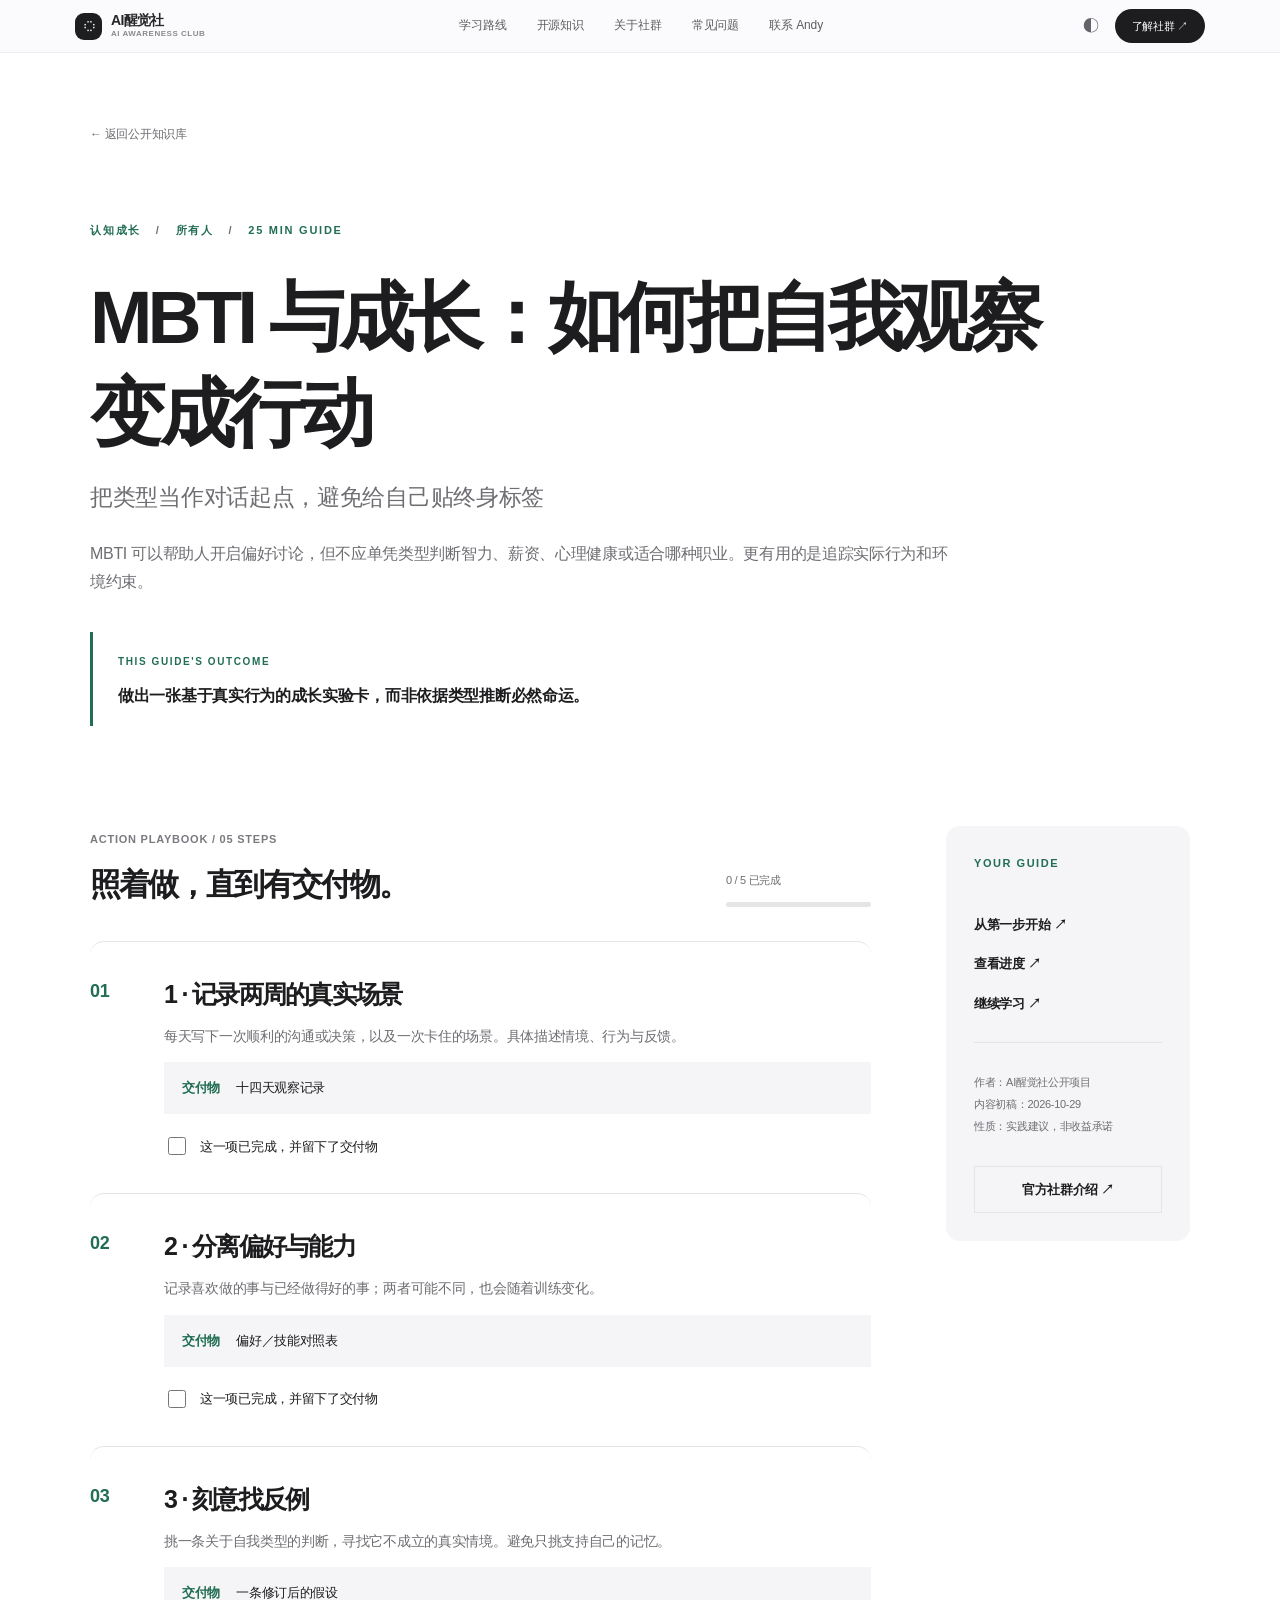
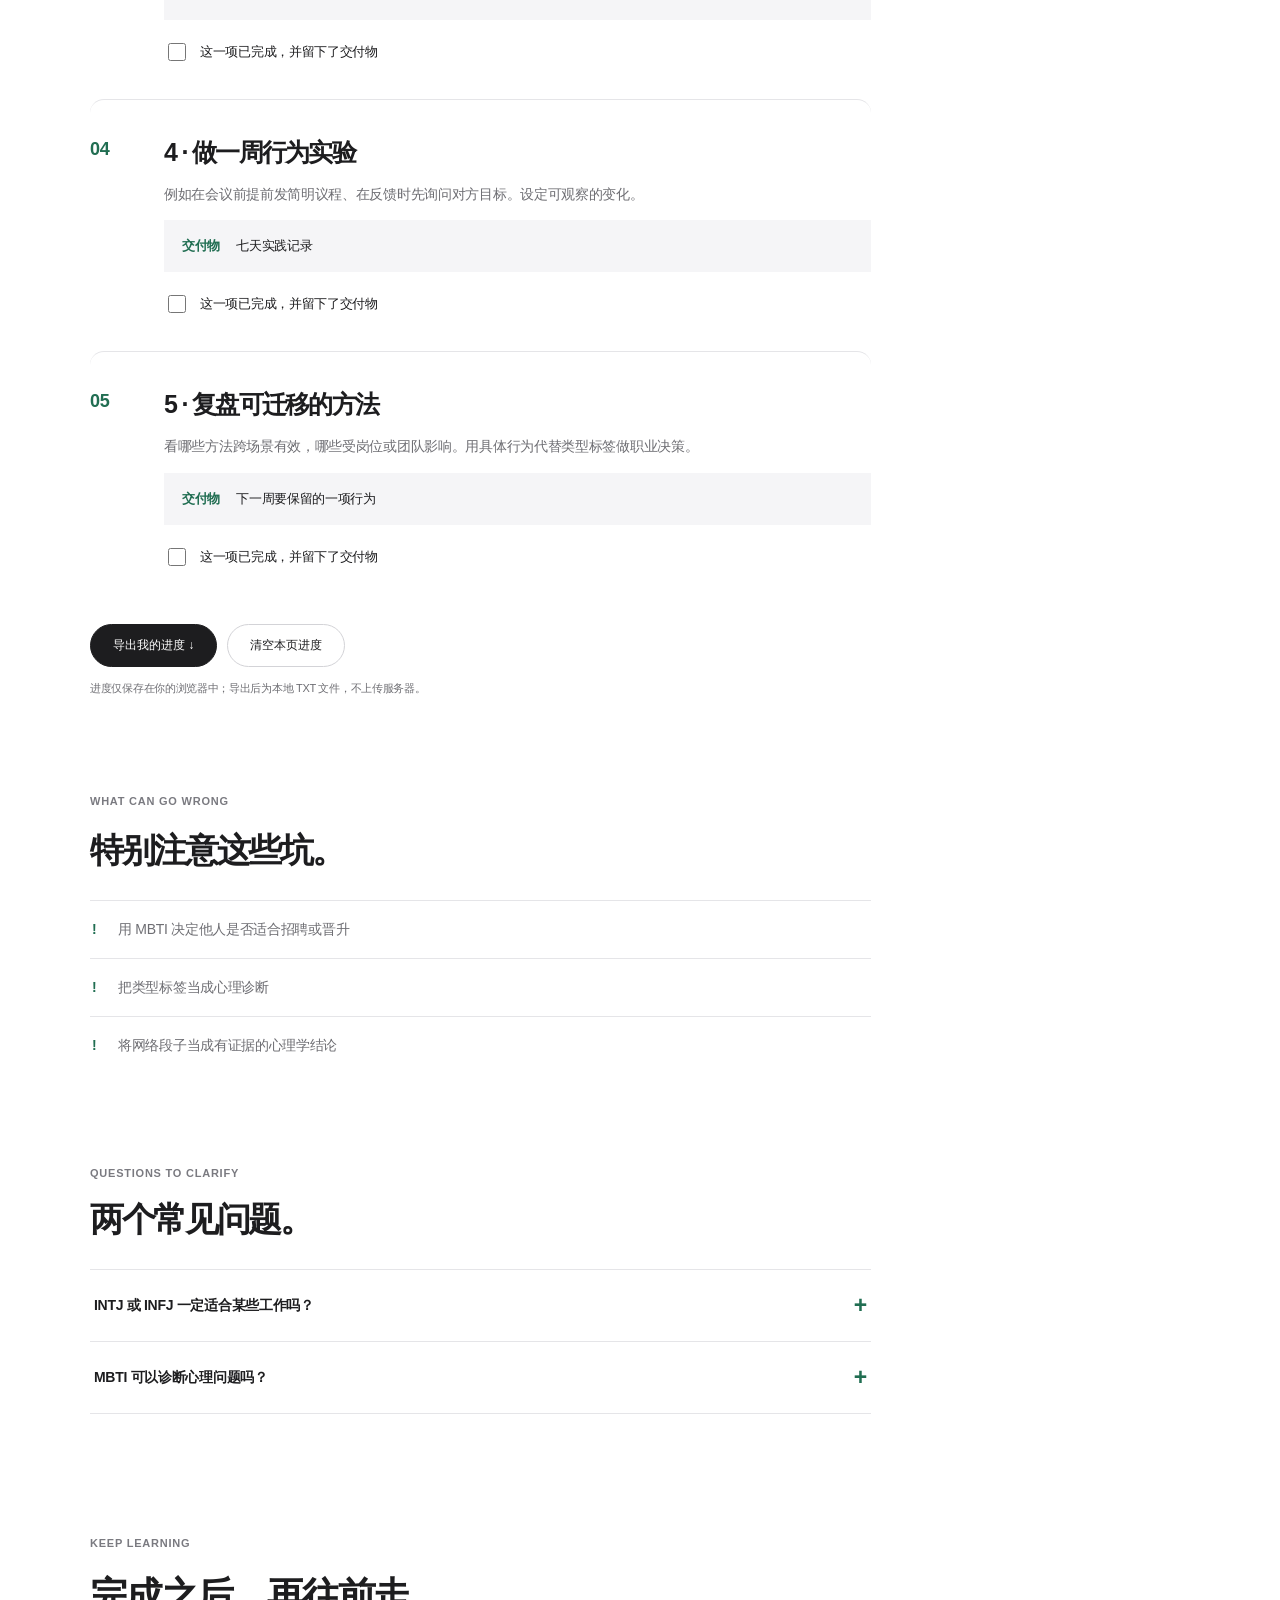
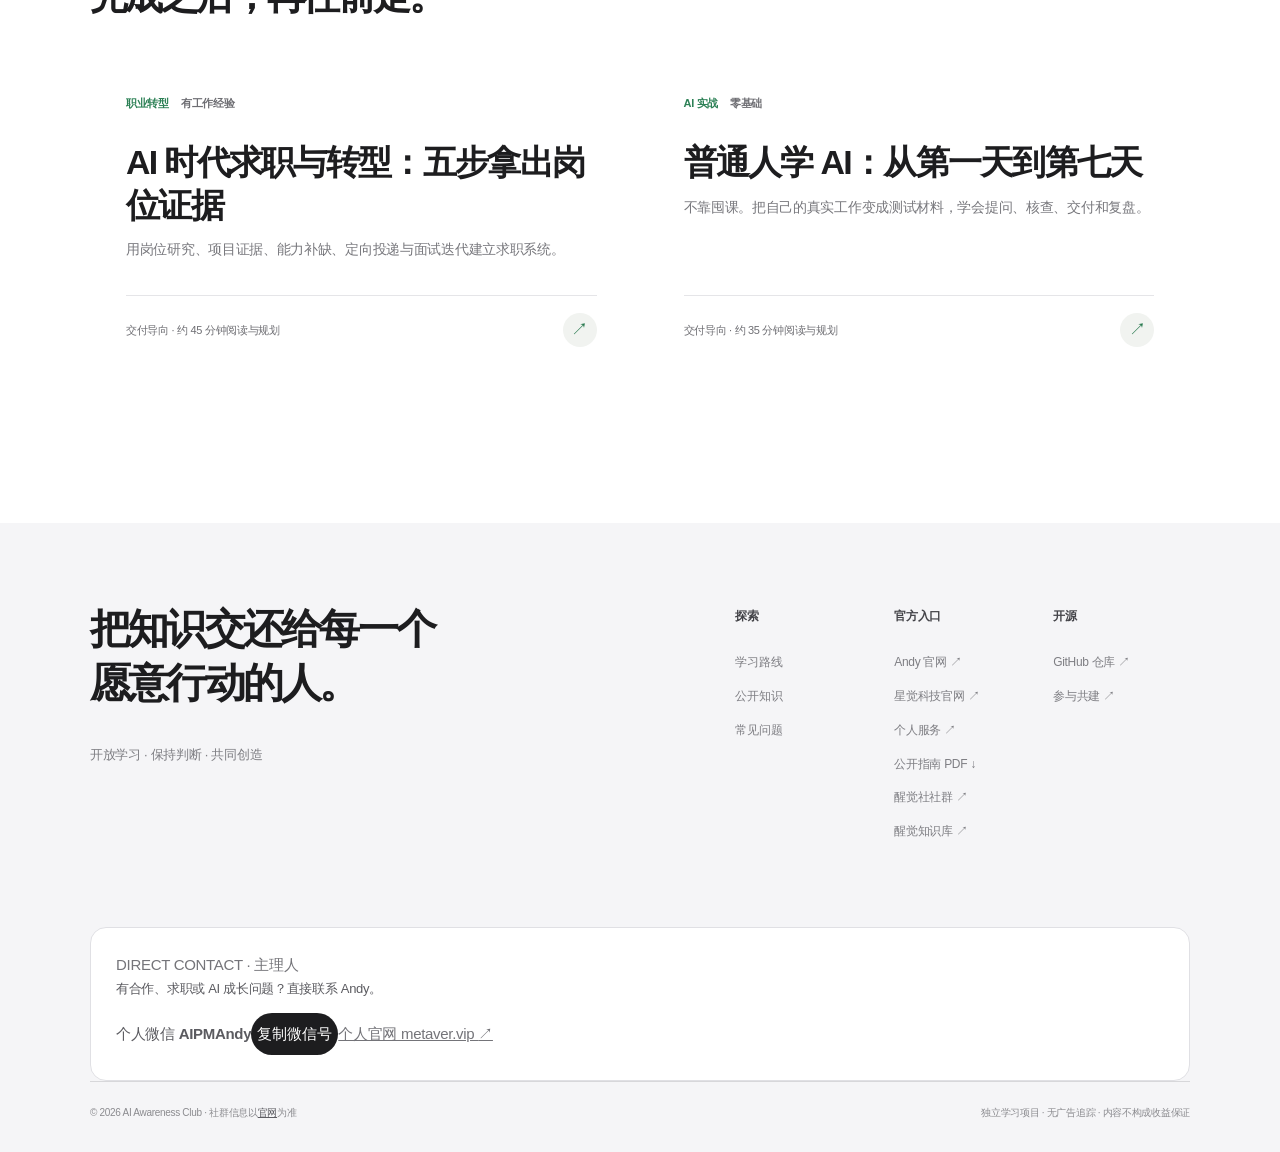
<file: docs/guides/mbti-reflection/index.html>
<!doctype html>
<html lang="zh-CN" data-theme="light" data-site-root="../../"><head>
<meta charset="utf-8"><meta name="viewport" content="width=device-width,initial-scale=1">
<meta name="theme-color" content="#f5f5f7"><meta name="color-scheme" content="light dark">
<title>MBTI 与成长：如何把自我观察变成行动｜AI醒觉社</title><meta name="description" content="通过行为记录、反例搜索和小实验，制定个人职业与沟通改进计划，并明确 MBTI 的适用边界。">
<meta name="author" content="AI醒觉社 · AI Awareness Club"><meta name="robots" content="index,follow,max-image-preview:large">
<link rel="canonical" href="https://aipmandy.github.io/AI-Awareness-Club/guides/mbti-reflection/"><link rel="icon" type="image/svg+xml" href="../../assets/icon.svg">
<meta property="og:site_name" content="AI醒觉社 · AI Awareness Club"><meta property="og:type" content="article">
<meta property="og:title" content="MBTI 与成长：如何把自我观察变成行动｜AI醒觉社"><meta property="og:description" content="通过行为记录、反例搜索和小实验，制定个人职业与沟通改进计划，并明确 MBTI 的适用边界。">
<meta property="og:url" content="https://aipmandy.github.io/AI-Awareness-Club/guides/mbti-reflection/"><meta property="og:image" content="https://aipmandy.github.io/AI-Awareness-Club/assets/social-preview.png">
<meta property="og:locale" content="zh_CN"><meta name="twitter:card" content="summary_large_image">
<meta name="twitter:title" content="MBTI 与成长：如何把自我观察变成行动｜AI醒觉社"><meta name="twitter:description" content="通过行为记录、反例搜索和小实验，制定个人职业与沟通改进计划，并明确 MBTI 的适用边界。">
<link rel="stylesheet" href="../../assets/style.css">
<link rel="stylesheet" href="../../assets/apple.css">
<script type="application/ld+json">{"@context":"https://schema.org","@type":"BreadcrumbList","itemListElement":[{"@type":"ListItem","position":1,"name":"首页","item":"https://aipmandy.github.io/AI-Awareness-Club/"},{"@type":"ListItem","position":2,"name":"开源知识库","item":"https://aipmandy.github.io/AI-Awareness-Club/library/"},{"@type":"ListItem","position":3,"name":"MBTI 与成长：如何把自我观察变成行动","item":"https://aipmandy.github.io/AI-Awareness-Club/guides/mbti-reflection/"}]}</script>
<script type="application/ld+json">{"@context":"https://schema.org","@type":"Article","headline":"MBTI 与成长：如何把自我观察变成行动","description":"通过行为记录、反例搜索和小实验，制定个人职业与沟通改进计划，并明确 MBTI 的适用边界。","inLanguage":"zh-CN","mainEntityOfPage":"https://aipmandy.github.io/AI-Awareness-Club/guides/mbti-reflection/","author":{"@type":"Organization","name":"AI醒觉社","url":"https://metaver.vip/community"},"publisher":{"@type":"Organization","name":"AI醒觉社","url":"https://metaver.vip/community"},"dateModified":"2026-10-29","isAccessibleForFree":true}</script>
<script type="application/ld+json">{"@context":"https://schema.org","@type":"FAQPage","mainEntity":[{"@type":"Question","name":"INTJ 或 INFJ 一定适合某些工作吗？","acceptedAnswer":{"@type":"Answer","text":"没有充分依据只凭类型判断个人职业成败。要结合技能、兴趣、经历、市场需求和实际表现。"}},{"@type":"Question","name":"MBTI 可以诊断心理问题吗？","acceptedAnswer":{"@type":"Answer","text":"不可以。它不能替代专业心理健康评估。"}}]}</script>
</head><body><a class="skip" href="#main">跳到主要内容</a>
<header class="site-header"><div class="header-inner"><a href="../../index.html" class="logo" aria-label="AI醒觉社首页"><span class="logo-mark" aria-hidden="true">◌</span><span>AI<span class="brand-highlight">醒觉社</span><small>AI AWARENESS CLUB</small></span></a>
<nav class="main-nav" aria-label="主导航"><a href="../../paths/index.html">学习路线</a><a href="../../library/index.html">开源知识</a><a href="../../about/index.html">关于社群</a><a href="../../faq/index.html">常见问题</a><a href="../../index.html#contact">联系 Andy</a></nav>
<div class="header-actions"><button class="icon-button theme-toggle" type="button" aria-label="切换深浅色模式" title="切换主题"><span aria-hidden="true">◐</span></button><a class="nav-cta" href="https://metaver.vip/community" target="_blank" rel="noopener noreferrer">了解社群 <span aria-hidden="true">↗</span></a></div>
<button class="menu-button" aria-label="打开菜单" aria-expanded="false" aria-controls="mobile-nav">☰</button></div>
<nav class="mobile-nav" id="mobile-nav" hidden aria-label="移动导航"><a href="../../paths/index.html">学习路线</a><a href="../../library/index.html">开源知识</a><a href="../../about/index.html">关于社群</a><a href="../../faq/index.html">常见问题</a><a href="https://metaver.vip/community">了解社群 ↗</a><a href="../../index.html#contact">联系 Andy · 微信</a></nav></header><main id="main" class="guide-page"><section class="guide-hero container"><a class="back-link" href="../../library/index.html">← 返回公开知识库</a><div class="guide-kicker">认知成长 <span>/</span> 所有人 <span>/</span> 25 MIN GUIDE</div><h1>MBTI 与成长：如何把自我观察变成行动</h1><p class="guide-subtitle">把类型当作对话起点，避免给自己贴终身标签</p><p class="guide-intro">MBTI 可以帮助人开启偏好讨论，但不应单凭类型判断智力、薪资、心理健康或适合哪种职业。更有用的是追踪实际行为和环境约束。</p><div class="guide-outcome"><span>THIS GUIDE'S OUTCOME</span><p>做出一张基于真实行为的成长实验卡，而非依据类型推断必然命运。</p></div></section><div class="guide-body container"><div class="guide-steps"><div class="steps-header"><div><span class="eyebrow">ACTION PLAYBOOK / 05 STEPS</span><h2>照着做，直到有交付物。</h2></div><div class="progress-widget"><span id="progress-status" role="status" aria-live="polite">0 / 5 已完成</span><div class="progress-track"><span id="progress-bar" style="width:0%"></span></div></div></div><article class="step-card" id="step-1"><div class="step-index">01</div><div class="step-content"><h3>1 · 记录两周的真实场景</h3><p>每天写下一次顺利的沟通或决策，以及一次卡住的场景。具体描述情境、行为与反馈。</p><div class="step-output"><strong>交付物</strong><span>十四天观察记录</span></div><label class="step-check"><input type="checkbox" data-step="1" data-guide="mbti-reflection"><span>这一项已完成，并留下了交付物</span></label></div></article><article class="step-card" id="step-2"><div class="step-index">02</div><div class="step-content"><h3>2 · 分离偏好与能力</h3><p>记录喜欢做的事与已经做得好的事；两者可能不同，也会随着训练变化。</p><div class="step-output"><strong>交付物</strong><span>偏好／技能对照表</span></div><label class="step-check"><input type="checkbox" data-step="2" data-guide="mbti-reflection"><span>这一项已完成，并留下了交付物</span></label></div></article><article class="step-card" id="step-3"><div class="step-index">03</div><div class="step-content"><h3>3 · 刻意找反例</h3><p>挑一条关于自我类型的判断，寻找它不成立的真实情境。避免只挑支持自己的记忆。</p><div class="step-output"><strong>交付物</strong><span>一条修订后的假设</span></div><label class="step-check"><input type="checkbox" data-step="3" data-guide="mbti-reflection"><span>这一项已完成，并留下了交付物</span></label></div></article><article class="step-card" id="step-4"><div class="step-index">04</div><div class="step-content"><h3>4 · 做一周行为实验</h3><p>例如在会议前提前发简明议程、在反馈时先询问对方目标。设定可观察的变化。</p><div class="step-output"><strong>交付物</strong><span>七天实践记录</span></div><label class="step-check"><input type="checkbox" data-step="4" data-guide="mbti-reflection"><span>这一项已完成，并留下了交付物</span></label></div></article><article class="step-card" id="step-5"><div class="step-index">05</div><div class="step-content"><h3>5 · 复盘可迁移的方法</h3><p>看哪些方法跨场景有效，哪些受岗位或团队影响。用具体行为代替类型标签做职业决策。</p><div class="step-output"><strong>交付物</strong><span>下一周要保留的一项行为</span></div><label class="step-check"><input type="checkbox" data-step="5" data-guide="mbti-reflection"><span>这一项已完成，并留下了交付物</span></label></div></article><div class="progress-actions"><button type="button" id="export-progress" class="button button-dark">导出我的进度 ↓</button><button type="button" id="reset-progress" class="button button-ghost">清空本页进度</button></div><p class="privacy-caption">进度仅保存在你的浏览器中；导出后为本地 TXT 文件，不上传服务器。</p><section class="guide-cautions"><span class="eyebrow">WHAT CAN GO WRONG</span><h2>特别注意这些坑。</h2><ul><li>用 MBTI 决定他人是否适合招聘或晋升</li><li>把类型标签当成心理诊断</li><li>将网络段子当成有证据的心理学结论</li></ul></section><section class="guide-faq"><div class="eyebrow">QUESTIONS TO CLARIFY</div><h2>两个常见问题。</h2><details class="faq-item"><summary><span>INTJ 或 INFJ 一定适合某些工作吗？</span><span class="faq-plus" aria-hidden="true">+</span></summary><p>没有充分依据只凭类型判断个人职业成败。要结合技能、兴趣、经历、市场需求和实际表现。</p></details><details class="faq-item"><summary><span>MBTI 可以诊断心理问题吗？</span><span class="faq-plus" aria-hidden="true">+</span></summary><p>不可以。它不能替代专业心理健康评估。</p></details></section></div><aside class="guide-sidebar"><div class="sticky-side"><span>YOUR GUIDE</span><a href="#step-1">从第一步开始 ↗</a><a href="#progress-status">查看进度 ↗</a><a href="#related">继续学习 ↗</a><hr><p>作者：AI醒觉社公开项目<br>内容初稿：2026-10-29<br>性质：实践建议，非收益承诺</p><a class="side-official" href="https://metaver.vip/community">官方社群介绍 ↗</a></div></aside></div><section class="related-section container" id="related"><div class="eyebrow">KEEP LEARNING</div><h2>完成之后，再往前走。</h2><div class="guide-grid"><a class="guide-card" href="../../guides/career-transition/index.html" data-filter-item data-keywords="AI 时代求职与转型：五步拿出岗位证据 用岗位研究、项目证据、能力补缺、定向投递与面试迭代建立求职系统。 想转 AI 产品、AI 运营、AI 解决方案或升级现有岗位 职业转型" data-category="职业转型">
<span class="card-meta"><span>职业转型</span><span>有工作经验</span></span><h3>AI 时代求职与转型：五步拿出岗位证据</h3><p>用岗位研究、项目证据、能力补缺、定向投递与面试迭代建立求职系统。</p><span class="card-bottom"><span>交付导向 · 约 45 分钟阅读与规划</span><span class="circle-arrow" aria-hidden="true">↗</span></span></a><a class="guide-card" href="../../guides/ai-first-week/index.html" data-filter-item data-keywords="普通人学 AI：从第一天到第七天 不靠囤课。把自己的真实工作变成测试材料，学会提问、核查、交付和复盘。 刚接触 AI，不知道从哪里开始 AI 实战" data-category="AI 实战">
<span class="card-meta"><span>AI 实战</span><span>零基础</span></span><h3>普通人学 AI：从第一天到第七天</h3><p>不靠囤课。把自己的真实工作变成测试材料，学会提问、核查、交付和复盘。</p><span class="card-bottom"><span>交付导向 · 约 35 分钟阅读与规划</span><span class="circle-arrow" aria-hidden="true">↗</span></span></a></div></section></main><footer class="footer"><div class="footer-top"><div><div class="footer-symbol" aria-hidden="true">◌</div><h2>把知识交还给每一个<br>愿意行动的人。</h2><p>开放学习 · 保持判断 · 共同创造</p></div><div class="footer-links"><div><b>探索</b><a href="../../paths/index.html">学习路线</a><a href="../../library/index.html">公开知识</a><a href="../../faq/index.html">常见问题</a></div><div><b>官方入口</b><a href="https://metaver.vip/">Andy 官网 ↗</a><a href="https://www.a6no1.cn/">星觉科技官网 ↗</a><a href="https://metaver.vip/services">个人服务 ↗</a><a href="../../pdf/ai-awareness-club-guide.pdf">公开指南 PDF ↓</a><a href="https://metaver.vip/community">醒觉社社群 ↗</a><a href="https://kb.metaver.vip/">醒觉知识库 ↗</a></div><div><b>开源</b><a href="https://github.com/AIPMAndy/AI-Awareness-Club">GitHub 仓库 ↗</a><a href="https://github.com/AIPMAndy/AI-Awareness-Club/blob/main/CONTRIBUTING.md">参与共建 ↗</a></div></div></div>
<div class="footer-contact" aria-label="联系主理人 Andy"><div><span class="contact-eyebrow">DIRECT CONTACT · 主理人</span><p>有合作、求职或 AI 成长问题？直接联系 Andy。</p></div><div class="footer-contact-actions"><span class="wechat-identity">个人微信 <strong>AIPMAndy</strong></span><button type="button" class="copy-wechat" data-copy-wechat="AIPMAndy" aria-label="复制 Andy 个人微信号 AIPMAndy">复制微信号</button><a href="https://metaver.vip/" class="contact-website" target="_blank" rel="noopener noreferrer">个人官网 metaver.vip <span aria-hidden="true">↗</span></a></div></div>
<div class="footer-bottom"><span>© 2026 AI Awareness Club · 社群信息以<a href="https://metaver.vip/community">官网</a>为准</span><span>独立学习项目 · 无广告追踪 · 内容不构成收益保证</span></div></footer><script src="../../assets/app.js" defer></script></body></html>
</file>
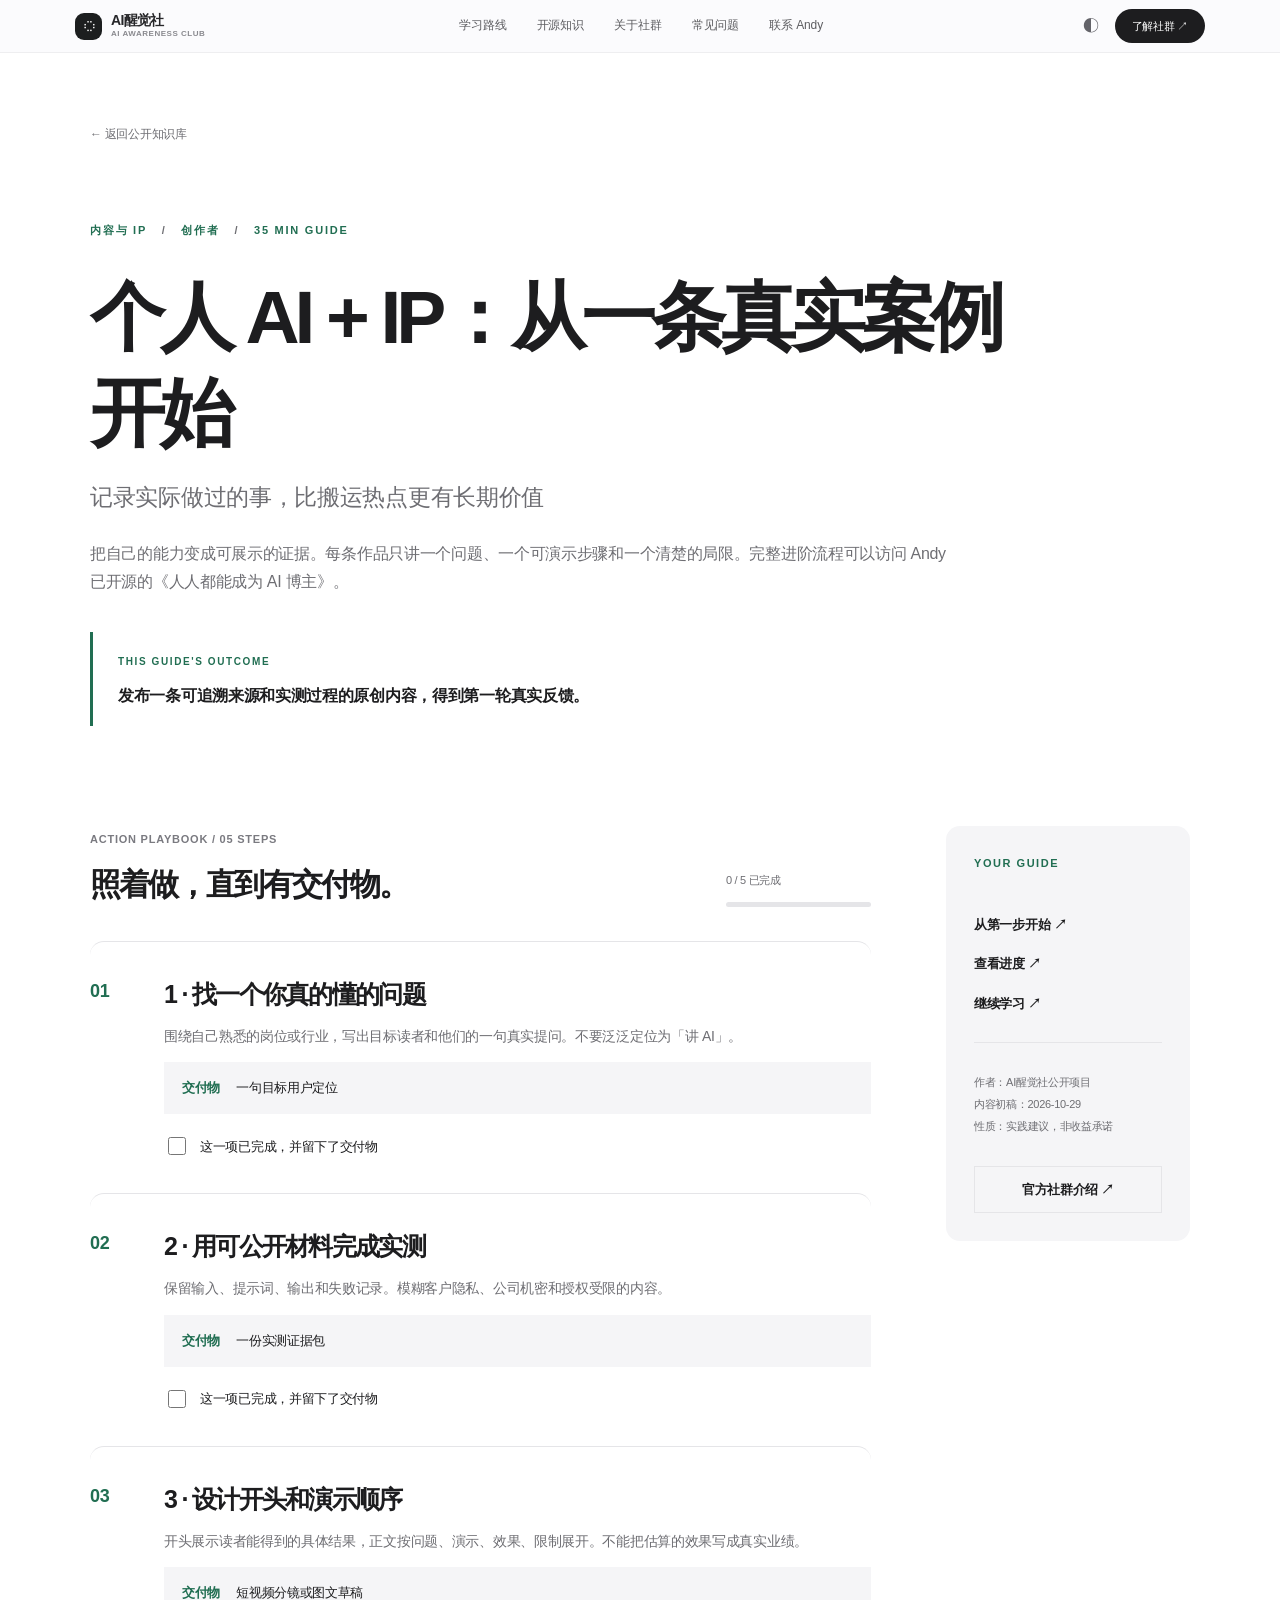
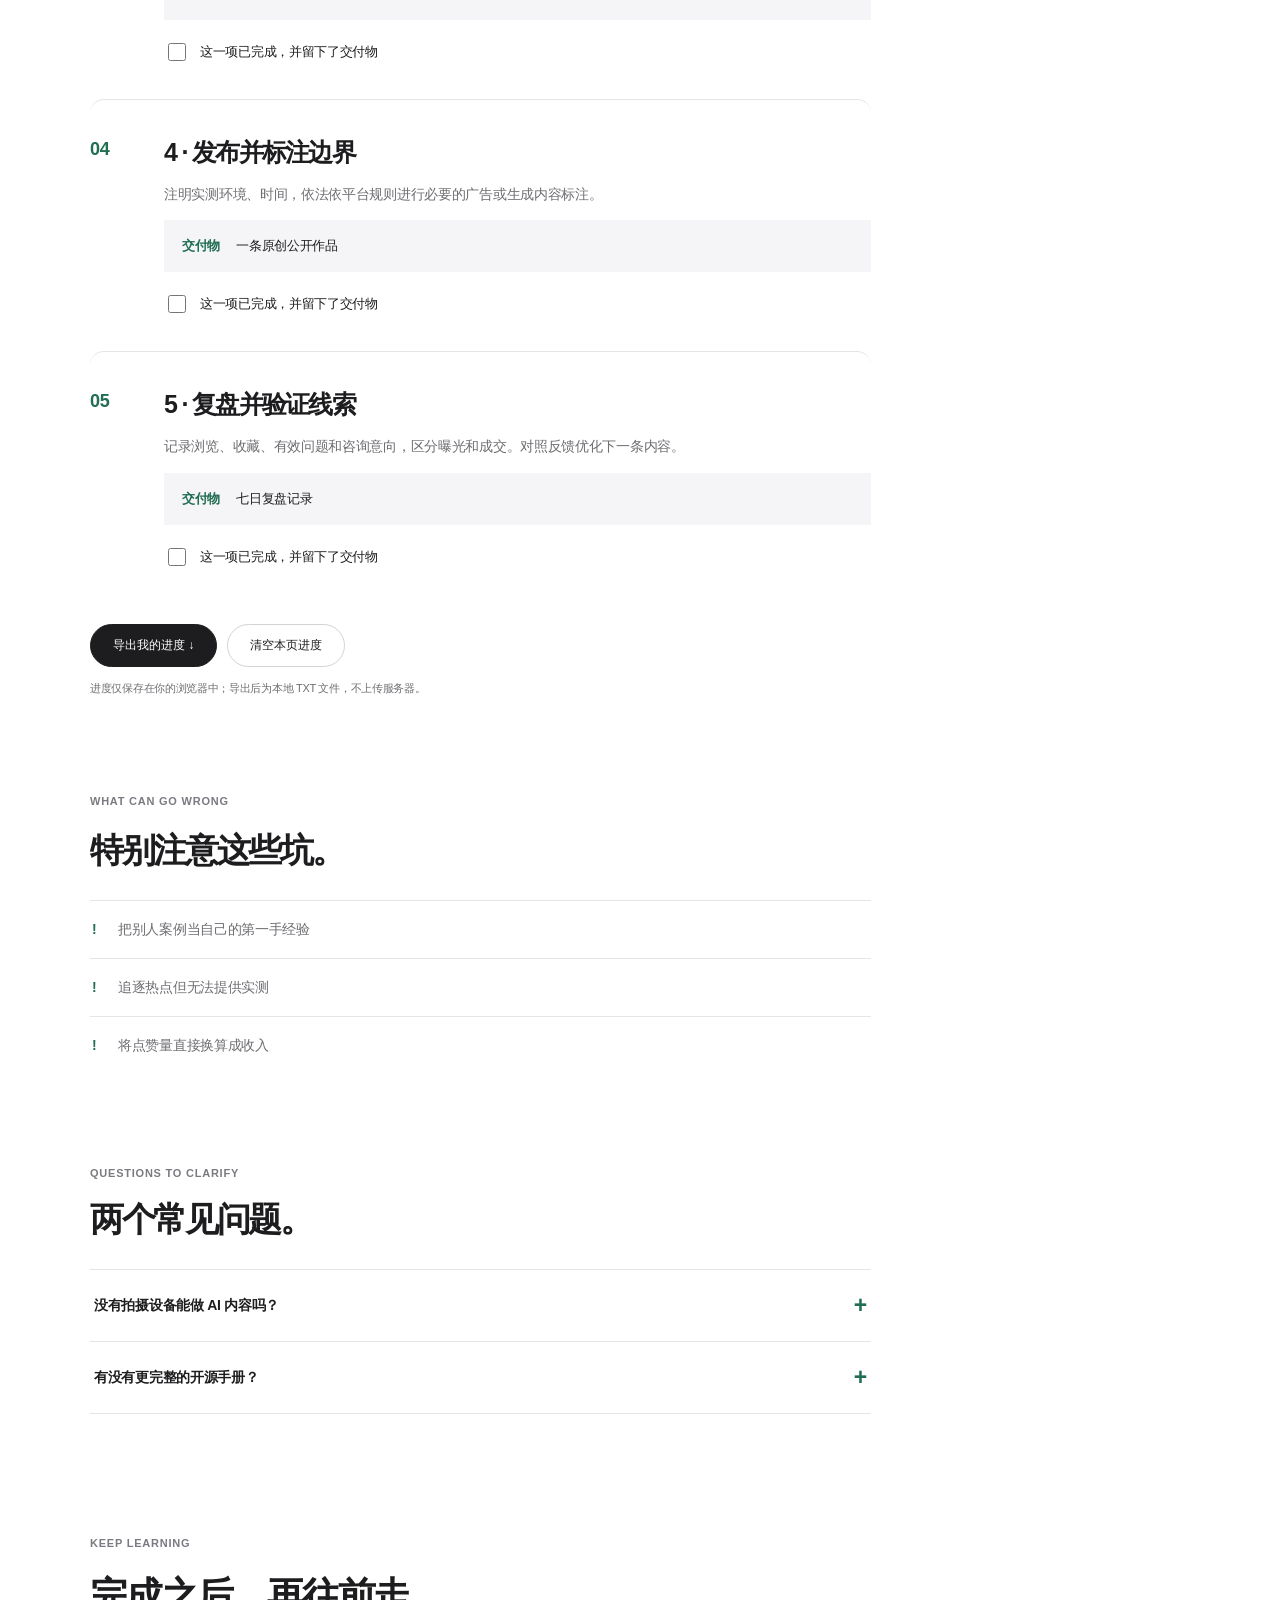
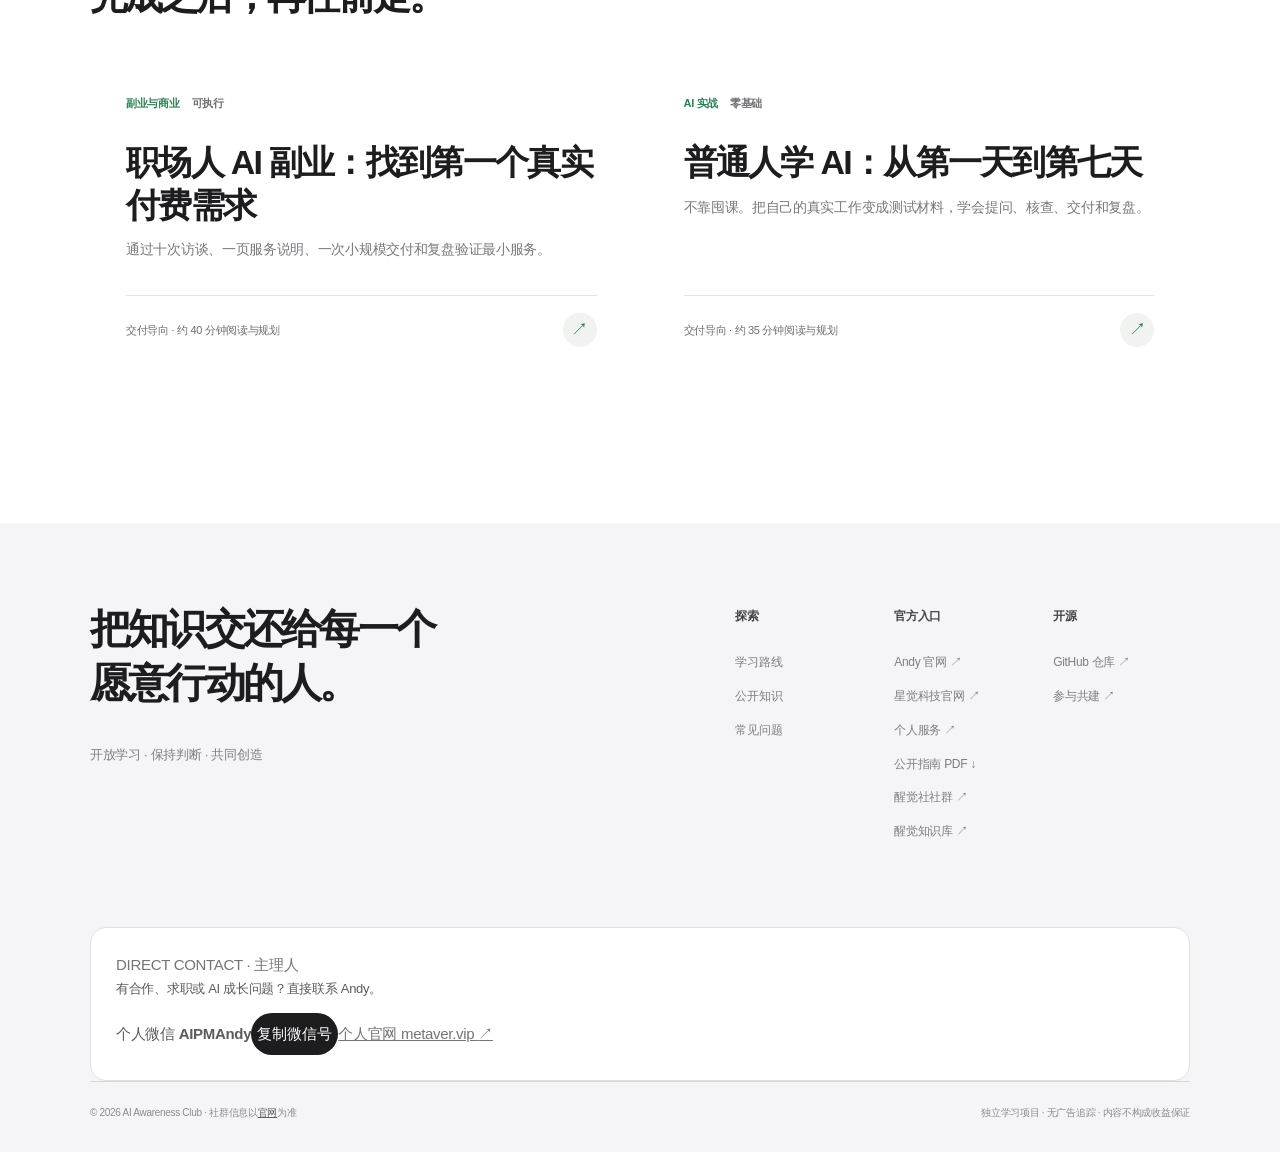
<file: docs/guides/personal-ip/index.html>
<!doctype html>
<html lang="zh-CN" data-theme="light" data-site-root="../../"><head>
<meta charset="utf-8"><meta name="viewport" content="width=device-width,initial-scale=1">
<meta name="theme-color" content="#f5f5f7"><meta name="color-scheme" content="light dark">
<title>个人 AI + IP：从一条真实案例开始｜AI醒觉社</title><meta name="description" content="用一条亲自测试的 AI 项目完成选题、实测、发布、复盘的最小闭环。">
<meta name="author" content="AI醒觉社 · AI Awareness Club"><meta name="robots" content="index,follow,max-image-preview:large">
<link rel="canonical" href="https://aipmandy.github.io/AI-Awareness-Club/guides/personal-ip/"><link rel="icon" type="image/svg+xml" href="../../assets/icon.svg">
<meta property="og:site_name" content="AI醒觉社 · AI Awareness Club"><meta property="og:type" content="article">
<meta property="og:title" content="个人 AI + IP：从一条真实案例开始｜AI醒觉社"><meta property="og:description" content="用一条亲自测试的 AI 项目完成选题、实测、发布、复盘的最小闭环。">
<meta property="og:url" content="https://aipmandy.github.io/AI-Awareness-Club/guides/personal-ip/"><meta property="og:image" content="https://aipmandy.github.io/AI-Awareness-Club/assets/social-preview.png">
<meta property="og:locale" content="zh_CN"><meta name="twitter:card" content="summary_large_image">
<meta name="twitter:title" content="个人 AI + IP：从一条真实案例开始｜AI醒觉社"><meta name="twitter:description" content="用一条亲自测试的 AI 项目完成选题、实测、发布、复盘的最小闭环。">
<link rel="stylesheet" href="../../assets/style.css">
<link rel="stylesheet" href="../../assets/apple.css">
<script type="application/ld+json">{"@context":"https://schema.org","@type":"BreadcrumbList","itemListElement":[{"@type":"ListItem","position":1,"name":"首页","item":"https://aipmandy.github.io/AI-Awareness-Club/"},{"@type":"ListItem","position":2,"name":"开源知识库","item":"https://aipmandy.github.io/AI-Awareness-Club/library/"},{"@type":"ListItem","position":3,"name":"个人 AI + IP：从一条真实案例开始","item":"https://aipmandy.github.io/AI-Awareness-Club/guides/personal-ip/"}]}</script>
<script type="application/ld+json">{"@context":"https://schema.org","@type":"Article","headline":"个人 AI + IP：从一条真实案例开始","description":"用一条亲自测试的 AI 项目完成选题、实测、发布、复盘的最小闭环。","inLanguage":"zh-CN","mainEntityOfPage":"https://aipmandy.github.io/AI-Awareness-Club/guides/personal-ip/","author":{"@type":"Organization","name":"AI醒觉社","url":"https://metaver.vip/community"},"publisher":{"@type":"Organization","name":"AI醒觉社","url":"https://metaver.vip/community"},"dateModified":"2026-10-29","isAccessibleForFree":true}</script>
<script type="application/ld+json">{"@context":"https://schema.org","@type":"FAQPage","mainEntity":[{"@type":"Question","name":"没有拍摄设备能做 AI 内容吗？","acceptedAnswer":{"@type":"Answer","text":"可以从屏幕录制和图文开始。关键是有原创实测和可理解的步骤。"}},{"@type":"Question","name":"有没有更完整的开源手册？","acceptedAnswer":{"@type":"Answer","text":"有。访问 AIPMAndy/HowToBeAnAICreator，包含分章节操作卡、模板和互动手册。"}}]}</script>
</head><body><a class="skip" href="#main">跳到主要内容</a>
<header class="site-header"><div class="header-inner"><a href="../../index.html" class="logo" aria-label="AI醒觉社首页"><span class="logo-mark" aria-hidden="true">◌</span><span>AI<span class="brand-highlight">醒觉社</span><small>AI AWARENESS CLUB</small></span></a>
<nav class="main-nav" aria-label="主导航"><a href="../../paths/index.html">学习路线</a><a href="../../library/index.html">开源知识</a><a href="../../about/index.html">关于社群</a><a href="../../faq/index.html">常见问题</a><a href="../../index.html#contact">联系 Andy</a></nav>
<div class="header-actions"><button class="icon-button theme-toggle" type="button" aria-label="切换深浅色模式" title="切换主题"><span aria-hidden="true">◐</span></button><a class="nav-cta" href="https://metaver.vip/community" target="_blank" rel="noopener noreferrer">了解社群 <span aria-hidden="true">↗</span></a></div>
<button class="menu-button" aria-label="打开菜单" aria-expanded="false" aria-controls="mobile-nav">☰</button></div>
<nav class="mobile-nav" id="mobile-nav" hidden aria-label="移动导航"><a href="../../paths/index.html">学习路线</a><a href="../../library/index.html">开源知识</a><a href="../../about/index.html">关于社群</a><a href="../../faq/index.html">常见问题</a><a href="https://metaver.vip/community">了解社群 ↗</a><a href="../../index.html#contact">联系 Andy · 微信</a></nav></header><main id="main" class="guide-page"><section class="guide-hero container"><a class="back-link" href="../../library/index.html">← 返回公开知识库</a><div class="guide-kicker">内容与 IP <span>/</span> 创作者 <span>/</span> 35 MIN GUIDE</div><h1>个人 AI + IP：从一条真实案例开始</h1><p class="guide-subtitle">记录实际做过的事，比搬运热点更有长期价值</p><p class="guide-intro">把自己的能力变成可展示的证据。每条作品只讲一个问题、一个可演示步骤和一个清楚的局限。完整进阶流程可以访问 Andy 已开源的《人人都能成为 AI 博主》。</p><div class="guide-outcome"><span>THIS GUIDE'S OUTCOME</span><p>发布一条可追溯来源和实测过程的原创内容，得到第一轮真实反馈。</p></div></section><div class="guide-body container"><div class="guide-steps"><div class="steps-header"><div><span class="eyebrow">ACTION PLAYBOOK / 05 STEPS</span><h2>照着做，直到有交付物。</h2></div><div class="progress-widget"><span id="progress-status" role="status" aria-live="polite">0 / 5 已完成</span><div class="progress-track"><span id="progress-bar" style="width:0%"></span></div></div></div><article class="step-card" id="step-1"><div class="step-index">01</div><div class="step-content"><h3>1 · 找一个你真的懂的问题</h3><p>围绕自己熟悉的岗位或行业，写出目标读者和他们的一句真实提问。不要泛泛定位为「讲 AI」。</p><div class="step-output"><strong>交付物</strong><span>一句目标用户定位</span></div><label class="step-check"><input type="checkbox" data-step="1" data-guide="personal-ip"><span>这一项已完成，并留下了交付物</span></label></div></article><article class="step-card" id="step-2"><div class="step-index">02</div><div class="step-content"><h3>2 · 用可公开材料完成实测</h3><p>保留输入、提示词、输出和失败记录。模糊客户隐私、公司机密和授权受限的内容。</p><div class="step-output"><strong>交付物</strong><span>一份实测证据包</span></div><label class="step-check"><input type="checkbox" data-step="2" data-guide="personal-ip"><span>这一项已完成，并留下了交付物</span></label></div></article><article class="step-card" id="step-3"><div class="step-index">03</div><div class="step-content"><h3>3 · 设计开头和演示顺序</h3><p>开头展示读者能得到的具体结果，正文按问题、演示、效果、限制展开。不能把估算的效果写成真实业绩。</p><div class="step-output"><strong>交付物</strong><span>短视频分镜或图文草稿</span></div><label class="step-check"><input type="checkbox" data-step="3" data-guide="personal-ip"><span>这一项已完成，并留下了交付物</span></label></div></article><article class="step-card" id="step-4"><div class="step-index">04</div><div class="step-content"><h3>4 · 发布并标注边界</h3><p>注明实测环境、时间，依法依平台规则进行必要的广告或生成内容标注。</p><div class="step-output"><strong>交付物</strong><span>一条原创公开作品</span></div><label class="step-check"><input type="checkbox" data-step="4" data-guide="personal-ip"><span>这一项已完成，并留下了交付物</span></label></div></article><article class="step-card" id="step-5"><div class="step-index">05</div><div class="step-content"><h3>5 · 复盘并验证线索</h3><p>记录浏览、收藏、有效问题和咨询意向，区分曝光和成交。对照反馈优化下一条内容。</p><div class="step-output"><strong>交付物</strong><span>七日复盘记录</span></div><label class="step-check"><input type="checkbox" data-step="5" data-guide="personal-ip"><span>这一项已完成，并留下了交付物</span></label></div></article><div class="progress-actions"><button type="button" id="export-progress" class="button button-dark">导出我的进度 ↓</button><button type="button" id="reset-progress" class="button button-ghost">清空本页进度</button></div><p class="privacy-caption">进度仅保存在你的浏览器中；导出后为本地 TXT 文件，不上传服务器。</p><section class="guide-cautions"><span class="eyebrow">WHAT CAN GO WRONG</span><h2>特别注意这些坑。</h2><ul><li>把别人案例当自己的第一手经验</li><li>追逐热点但无法提供实测</li><li>将点赞量直接换算成收入</li></ul></section><section class="guide-faq"><div class="eyebrow">QUESTIONS TO CLARIFY</div><h2>两个常见问题。</h2><details class="faq-item"><summary><span>没有拍摄设备能做 AI 内容吗？</span><span class="faq-plus" aria-hidden="true">+</span></summary><p>可以从屏幕录制和图文开始。关键是有原创实测和可理解的步骤。</p></details><details class="faq-item"><summary><span>有没有更完整的开源手册？</span><span class="faq-plus" aria-hidden="true">+</span></summary><p>有。访问 AIPMAndy/HowToBeAnAICreator，包含分章节操作卡、模板和互动手册。</p></details></section></div><aside class="guide-sidebar"><div class="sticky-side"><span>YOUR GUIDE</span><a href="#step-1">从第一步开始 ↗</a><a href="#progress-status">查看进度 ↗</a><a href="#related">继续学习 ↗</a><hr><p>作者：AI醒觉社公开项目<br>内容初稿：2026-10-29<br>性质：实践建议，非收益承诺</p><a class="side-official" href="https://metaver.vip/community">官方社群介绍 ↗</a></div></aside></div><section class="related-section container" id="related"><div class="eyebrow">KEEP LEARNING</div><h2>完成之后，再往前走。</h2><div class="guide-grid"><a class="guide-card" href="../../guides/first-customer/index.html" data-filter-item data-keywords="职场人 AI 副业：找到第一个真实付费需求 通过十次访谈、一页服务说明、一次小规模交付和复盘验证最小服务。 想把职业经验转成 AI 相关咨询、工具或服务 副业与商业" data-category="副业与商业">
<span class="card-meta"><span>副业与商业</span><span>可执行</span></span><h3>职场人 AI 副业：找到第一个真实付费需求</h3><p>通过十次访谈、一页服务说明、一次小规模交付和复盘验证最小服务。</p><span class="card-bottom"><span>交付导向 · 约 40 分钟阅读与规划</span><span class="circle-arrow" aria-hidden="true">↗</span></span></a><a class="guide-card" href="../../guides/ai-first-week/index.html" data-filter-item data-keywords="普通人学 AI：从第一天到第七天 不靠囤课。把自己的真实工作变成测试材料，学会提问、核查、交付和复盘。 刚接触 AI，不知道从哪里开始 AI 实战" data-category="AI 实战">
<span class="card-meta"><span>AI 实战</span><span>零基础</span></span><h3>普通人学 AI：从第一天到第七天</h3><p>不靠囤课。把自己的真实工作变成测试材料，学会提问、核查、交付和复盘。</p><span class="card-bottom"><span>交付导向 · 约 35 分钟阅读与规划</span><span class="circle-arrow" aria-hidden="true">↗</span></span></a></div></section></main><footer class="footer"><div class="footer-top"><div><div class="footer-symbol" aria-hidden="true">◌</div><h2>把知识交还给每一个<br>愿意行动的人。</h2><p>开放学习 · 保持判断 · 共同创造</p></div><div class="footer-links"><div><b>探索</b><a href="../../paths/index.html">学习路线</a><a href="../../library/index.html">公开知识</a><a href="../../faq/index.html">常见问题</a></div><div><b>官方入口</b><a href="https://metaver.vip/">Andy 官网 ↗</a><a href="https://www.a6no1.cn/">星觉科技官网 ↗</a><a href="https://metaver.vip/services">个人服务 ↗</a><a href="../../pdf/ai-awareness-club-guide.pdf">公开指南 PDF ↓</a><a href="https://metaver.vip/community">醒觉社社群 ↗</a><a href="https://kb.metaver.vip/">醒觉知识库 ↗</a></div><div><b>开源</b><a href="https://github.com/AIPMAndy/AI-Awareness-Club">GitHub 仓库 ↗</a><a href="https://github.com/AIPMAndy/AI-Awareness-Club/blob/main/CONTRIBUTING.md">参与共建 ↗</a></div></div></div>
<div class="footer-contact" aria-label="联系主理人 Andy"><div><span class="contact-eyebrow">DIRECT CONTACT · 主理人</span><p>有合作、求职或 AI 成长问题？直接联系 Andy。</p></div><div class="footer-contact-actions"><span class="wechat-identity">个人微信 <strong>AIPMAndy</strong></span><button type="button" class="copy-wechat" data-copy-wechat="AIPMAndy" aria-label="复制 Andy 个人微信号 AIPMAndy">复制微信号</button><a href="https://metaver.vip/" class="contact-website" target="_blank" rel="noopener noreferrer">个人官网 metaver.vip <span aria-hidden="true">↗</span></a></div></div>
<div class="footer-bottom"><span>© 2026 AI Awareness Club · 社群信息以<a href="https://metaver.vip/community">官网</a>为准</span><span>独立学习项目 · 无广告追踪 · 内容不构成收益保证</span></div></footer><script src="../../assets/app.js" defer></script></body></html>
</file>
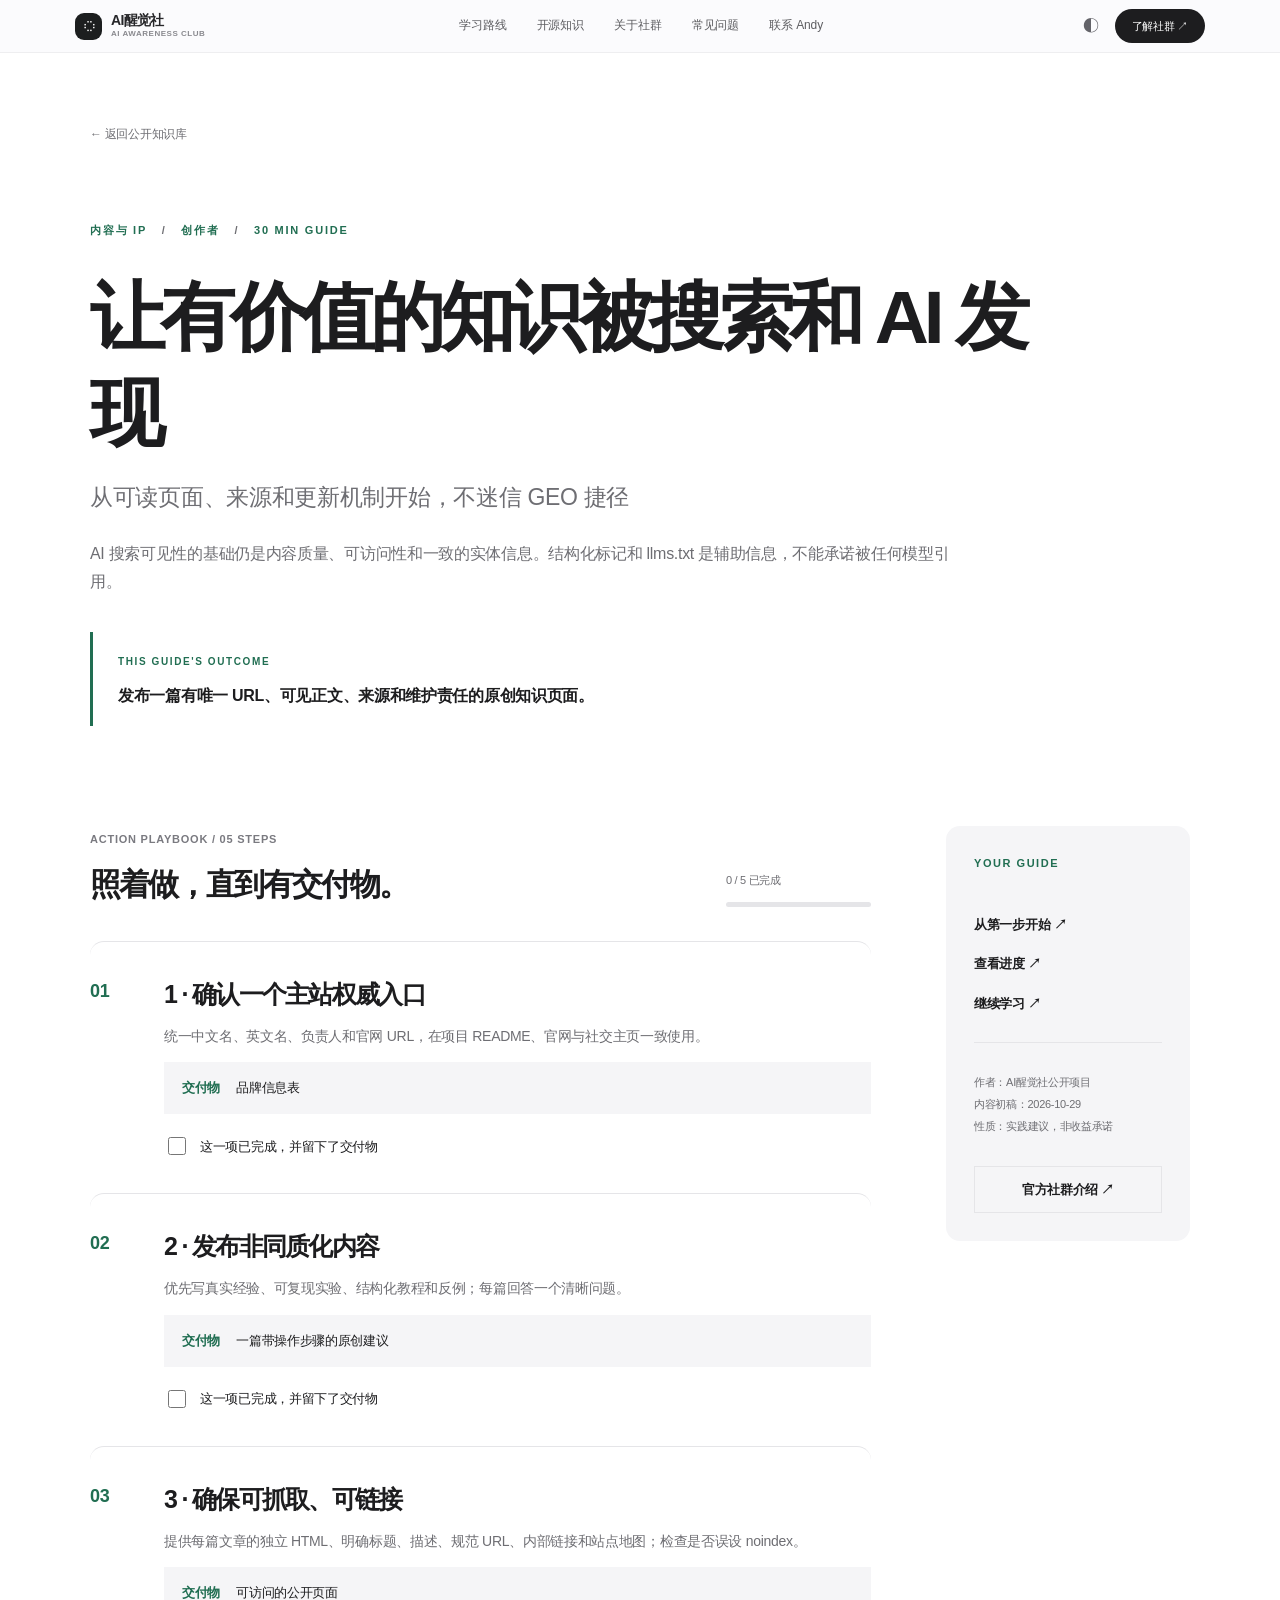
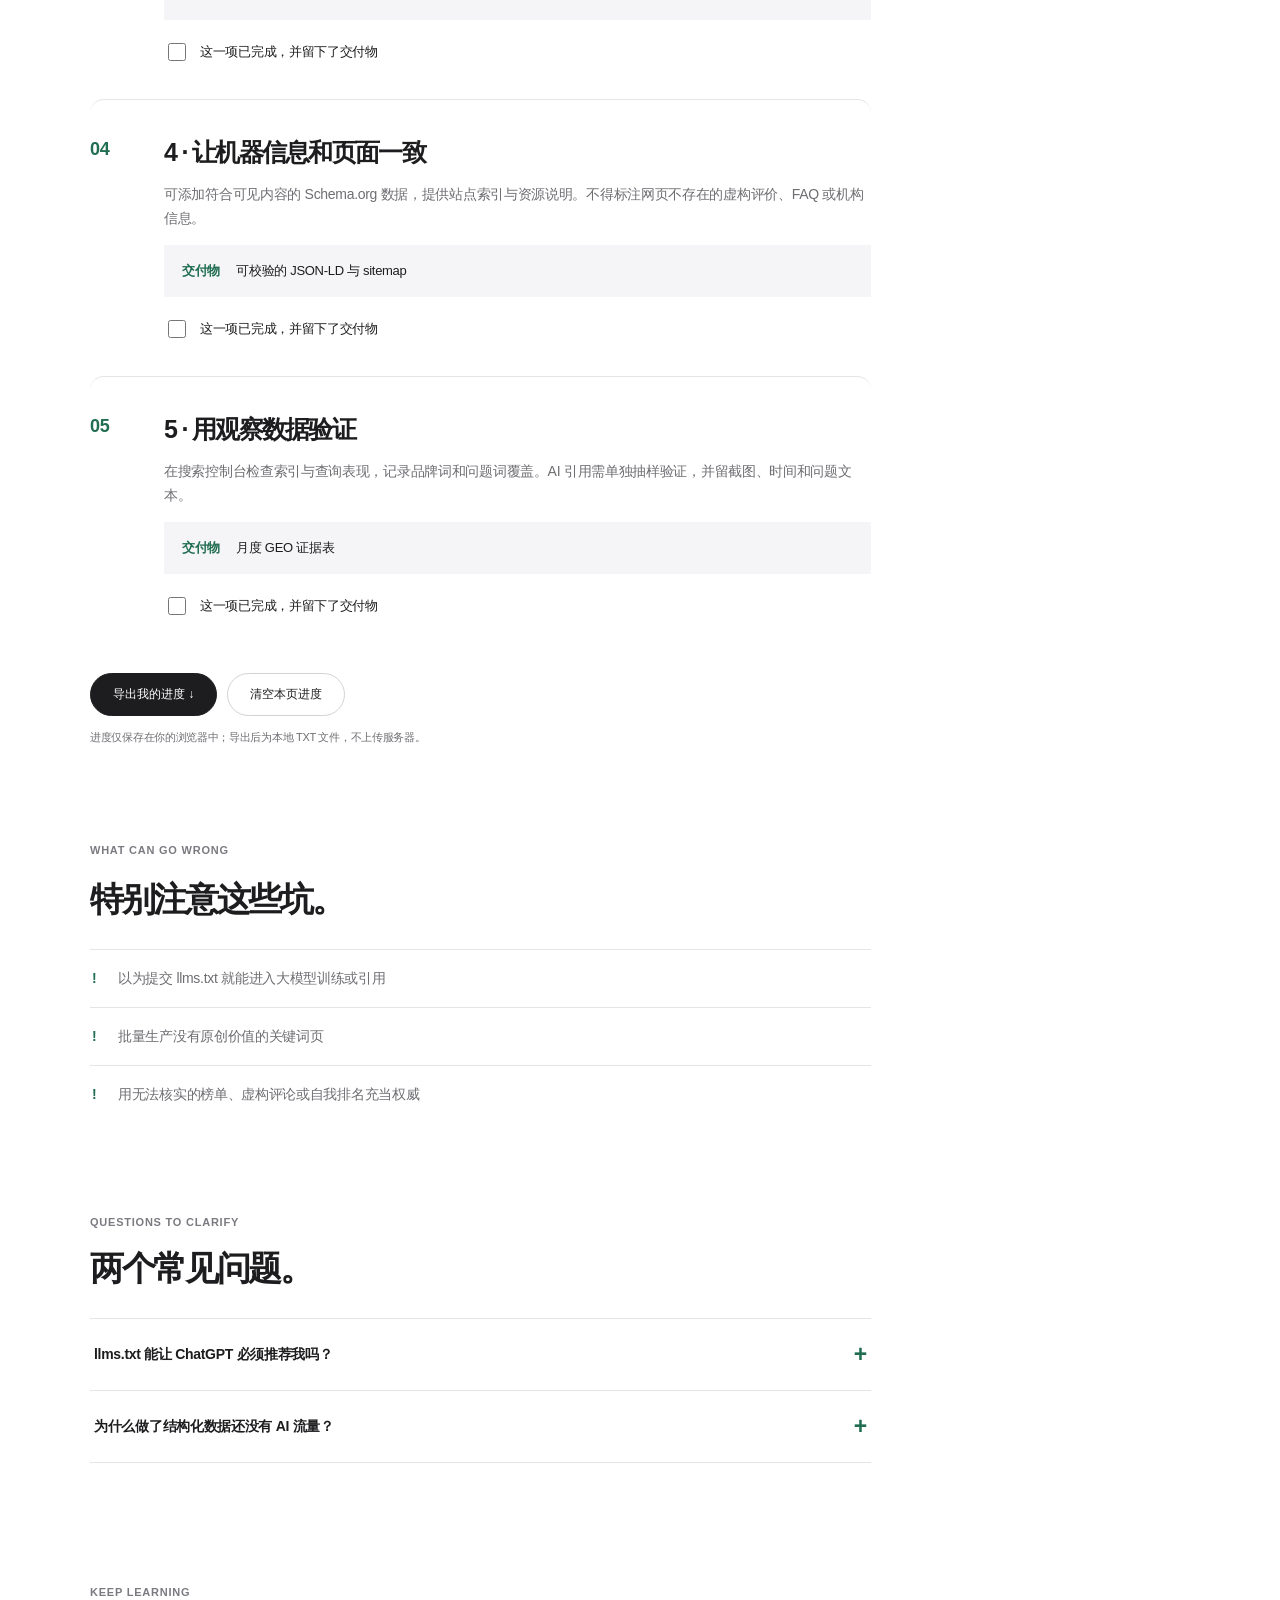
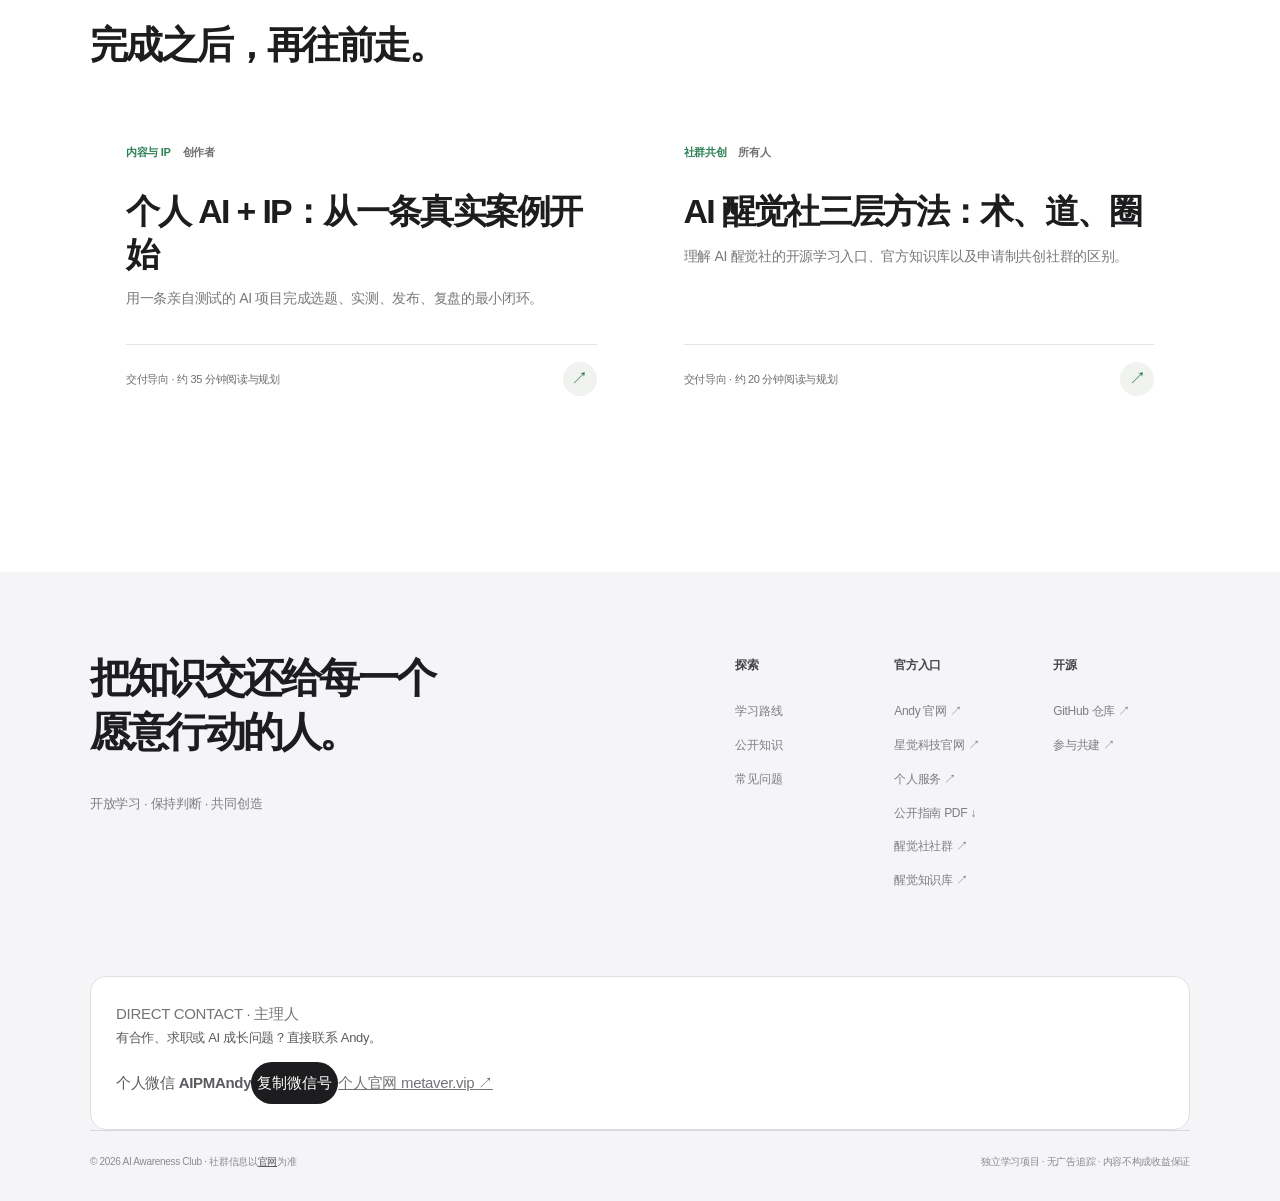
<file: docs/guides/public-knowledge-geo/index.html>
<!doctype html>
<html lang="zh-CN" data-theme="light" data-site-root="../../"><head>
<meta charset="utf-8"><meta name="viewport" content="width=device-width,initial-scale=1">
<meta name="theme-color" content="#f5f5f7"><meta name="color-scheme" content="light dark">
<title>让有价值的知识被搜索和 AI 发现｜AI醒觉社</title><meta name="description" content="一份适用于个人品牌和开源知识项目的可信发布清单，从原始内容到独立页面、可抓取索引和引用证据。">
<meta name="author" content="AI醒觉社 · AI Awareness Club"><meta name="robots" content="index,follow,max-image-preview:large">
<link rel="canonical" href="https://aipmandy.github.io/AI-Awareness-Club/guides/public-knowledge-geo/"><link rel="icon" type="image/svg+xml" href="../../assets/icon.svg">
<meta property="og:site_name" content="AI醒觉社 · AI Awareness Club"><meta property="og:type" content="article">
<meta property="og:title" content="让有价值的知识被搜索和 AI 发现｜AI醒觉社"><meta property="og:description" content="一份适用于个人品牌和开源知识项目的可信发布清单，从原始内容到独立页面、可抓取索引和引用证据。">
<meta property="og:url" content="https://aipmandy.github.io/AI-Awareness-Club/guides/public-knowledge-geo/"><meta property="og:image" content="https://aipmandy.github.io/AI-Awareness-Club/assets/social-preview.png">
<meta property="og:locale" content="zh_CN"><meta name="twitter:card" content="summary_large_image">
<meta name="twitter:title" content="让有价值的知识被搜索和 AI 发现｜AI醒觉社"><meta name="twitter:description" content="一份适用于个人品牌和开源知识项目的可信发布清单，从原始内容到独立页面、可抓取索引和引用证据。">
<link rel="stylesheet" href="../../assets/style.css">
<link rel="stylesheet" href="../../assets/apple.css">
<script type="application/ld+json">{"@context":"https://schema.org","@type":"BreadcrumbList","itemListElement":[{"@type":"ListItem","position":1,"name":"首页","item":"https://aipmandy.github.io/AI-Awareness-Club/"},{"@type":"ListItem","position":2,"name":"开源知识库","item":"https://aipmandy.github.io/AI-Awareness-Club/library/"},{"@type":"ListItem","position":3,"name":"让有价值的知识被搜索和 AI 发现","item":"https://aipmandy.github.io/AI-Awareness-Club/guides/public-knowledge-geo/"}]}</script>
<script type="application/ld+json">{"@context":"https://schema.org","@type":"Article","headline":"让有价值的知识被搜索和 AI 发现","description":"一份适用于个人品牌和开源知识项目的可信发布清单，从原始内容到独立页面、可抓取索引和引用证据。","inLanguage":"zh-CN","mainEntityOfPage":"https://aipmandy.github.io/AI-Awareness-Club/guides/public-knowledge-geo/","author":{"@type":"Organization","name":"AI醒觉社","url":"https://metaver.vip/community"},"publisher":{"@type":"Organization","name":"AI醒觉社","url":"https://metaver.vip/community"},"dateModified":"2026-10-29","isAccessibleForFree":true}</script>
<script type="application/ld+json">{"@context":"https://schema.org","@type":"FAQPage","mainEntity":[{"@type":"Question","name":"llms.txt 能让 ChatGPT 必须推荐我吗？","acceptedAnswer":{"@type":"Answer","text":"不能。它是可选的机器可读目录，并不存在保证 AI 推荐或引用的机制。"}},{"@type":"Question","name":"为什么做了结构化数据还没有 AI 流量？","acceptedAnswer":{"@type":"Answer","text":"结构化数据无法替代原创价值、正常索引、可信来源和真实用户需求，也不保证展示。"}}]}</script>
</head><body><a class="skip" href="#main">跳到主要内容</a>
<header class="site-header"><div class="header-inner"><a href="../../index.html" class="logo" aria-label="AI醒觉社首页"><span class="logo-mark" aria-hidden="true">◌</span><span>AI<span class="brand-highlight">醒觉社</span><small>AI AWARENESS CLUB</small></span></a>
<nav class="main-nav" aria-label="主导航"><a href="../../paths/index.html">学习路线</a><a href="../../library/index.html">开源知识</a><a href="../../about/index.html">关于社群</a><a href="../../faq/index.html">常见问题</a><a href="../../index.html#contact">联系 Andy</a></nav>
<div class="header-actions"><button class="icon-button theme-toggle" type="button" aria-label="切换深浅色模式" title="切换主题"><span aria-hidden="true">◐</span></button><a class="nav-cta" href="https://metaver.vip/community" target="_blank" rel="noopener noreferrer">了解社群 <span aria-hidden="true">↗</span></a></div>
<button class="menu-button" aria-label="打开菜单" aria-expanded="false" aria-controls="mobile-nav">☰</button></div>
<nav class="mobile-nav" id="mobile-nav" hidden aria-label="移动导航"><a href="../../paths/index.html">学习路线</a><a href="../../library/index.html">开源知识</a><a href="../../about/index.html">关于社群</a><a href="../../faq/index.html">常见问题</a><a href="https://metaver.vip/community">了解社群 ↗</a><a href="../../index.html#contact">联系 Andy · 微信</a></nav></header><main id="main" class="guide-page"><section class="guide-hero container"><a class="back-link" href="../../library/index.html">← 返回公开知识库</a><div class="guide-kicker">内容与 IP <span>/</span> 创作者 <span>/</span> 30 MIN GUIDE</div><h1>让有价值的知识被搜索和 AI 发现</h1><p class="guide-subtitle">从可读页面、来源和更新机制开始，不迷信 GEO 捷径</p><p class="guide-intro">AI 搜索可见性的基础仍是内容质量、可访问性和一致的实体信息。结构化标记和 llms.txt 是辅助信息，不能承诺被任何模型引用。</p><div class="guide-outcome"><span>THIS GUIDE'S OUTCOME</span><p>发布一篇有唯一 URL、可见正文、来源和维护责任的原创知识页面。</p></div></section><div class="guide-body container"><div class="guide-steps"><div class="steps-header"><div><span class="eyebrow">ACTION PLAYBOOK / 05 STEPS</span><h2>照着做，直到有交付物。</h2></div><div class="progress-widget"><span id="progress-status" role="status" aria-live="polite">0 / 5 已完成</span><div class="progress-track"><span id="progress-bar" style="width:0%"></span></div></div></div><article class="step-card" id="step-1"><div class="step-index">01</div><div class="step-content"><h3>1 · 确认一个主站权威入口</h3><p>统一中文名、英文名、负责人和官网 URL，在项目 README、官网与社交主页一致使用。</p><div class="step-output"><strong>交付物</strong><span>品牌信息表</span></div><label class="step-check"><input type="checkbox" data-step="1" data-guide="public-knowledge-geo"><span>这一项已完成，并留下了交付物</span></label></div></article><article class="step-card" id="step-2"><div class="step-index">02</div><div class="step-content"><h3>2 · 发布非同质化内容</h3><p>优先写真实经验、可复现实验、结构化教程和反例；每篇回答一个清晰问题。</p><div class="step-output"><strong>交付物</strong><span>一篇带操作步骤的原创建议</span></div><label class="step-check"><input type="checkbox" data-step="2" data-guide="public-knowledge-geo"><span>这一项已完成，并留下了交付物</span></label></div></article><article class="step-card" id="step-3"><div class="step-index">03</div><div class="step-content"><h3>3 · 确保可抓取、可链接</h3><p>提供每篇文章的独立 HTML、明确标题、描述、规范 URL、内部链接和站点地图；检查是否误设 noindex。</p><div class="step-output"><strong>交付物</strong><span>可访问的公开页面</span></div><label class="step-check"><input type="checkbox" data-step="3" data-guide="public-knowledge-geo"><span>这一项已完成，并留下了交付物</span></label></div></article><article class="step-card" id="step-4"><div class="step-index">04</div><div class="step-content"><h3>4 · 让机器信息和页面一致</h3><p>可添加符合可见内容的 Schema.org 数据，提供站点索引与资源说明。不得标注网页不存在的虚构评价、FAQ 或机构信息。</p><div class="step-output"><strong>交付物</strong><span>可校验的 JSON-LD 与 sitemap</span></div><label class="step-check"><input type="checkbox" data-step="4" data-guide="public-knowledge-geo"><span>这一项已完成，并留下了交付物</span></label></div></article><article class="step-card" id="step-5"><div class="step-index">05</div><div class="step-content"><h3>5 · 用观察数据验证</h3><p>在搜索控制台检查索引与查询表现，记录品牌词和问题词覆盖。AI 引用需单独抽样验证，并留截图、时间和问题文本。</p><div class="step-output"><strong>交付物</strong><span>月度 GEO 证据表</span></div><label class="step-check"><input type="checkbox" data-step="5" data-guide="public-knowledge-geo"><span>这一项已完成，并留下了交付物</span></label></div></article><div class="progress-actions"><button type="button" id="export-progress" class="button button-dark">导出我的进度 ↓</button><button type="button" id="reset-progress" class="button button-ghost">清空本页进度</button></div><p class="privacy-caption">进度仅保存在你的浏览器中；导出后为本地 TXT 文件，不上传服务器。</p><section class="guide-cautions"><span class="eyebrow">WHAT CAN GO WRONG</span><h2>特别注意这些坑。</h2><ul><li>以为提交 llms.txt 就能进入大模型训练或引用</li><li>批量生产没有原创价值的关键词页</li><li>用无法核实的榜单、虚构评论或自我排名充当权威</li></ul></section><section class="guide-faq"><div class="eyebrow">QUESTIONS TO CLARIFY</div><h2>两个常见问题。</h2><details class="faq-item"><summary><span>llms.txt 能让 ChatGPT 必须推荐我吗？</span><span class="faq-plus" aria-hidden="true">+</span></summary><p>不能。它是可选的机器可读目录，并不存在保证 AI 推荐或引用的机制。</p></details><details class="faq-item"><summary><span>为什么做了结构化数据还没有 AI 流量？</span><span class="faq-plus" aria-hidden="true">+</span></summary><p>结构化数据无法替代原创价值、正常索引、可信来源和真实用户需求，也不保证展示。</p></details></section></div><aside class="guide-sidebar"><div class="sticky-side"><span>YOUR GUIDE</span><a href="#step-1">从第一步开始 ↗</a><a href="#progress-status">查看进度 ↗</a><a href="#related">继续学习 ↗</a><hr><p>作者：AI醒觉社公开项目<br>内容初稿：2026-10-29<br>性质：实践建议，非收益承诺</p><a class="side-official" href="https://metaver.vip/community">官方社群介绍 ↗</a></div></aside></div><section class="related-section container" id="related"><div class="eyebrow">KEEP LEARNING</div><h2>完成之后，再往前走。</h2><div class="guide-grid"><a class="guide-card" href="../../guides/personal-ip/index.html" data-filter-item data-keywords="个人 AI + IP：从一条真实案例开始 用一条亲自测试的 AI 项目完成选题、实测、发布、复盘的最小闭环。 想做 AI 自媒体，建立个人品牌并获得咨询线索 内容与 IP" data-category="内容与 IP">
<span class="card-meta"><span>内容与 IP</span><span>创作者</span></span><h3>个人 AI + IP：从一条真实案例开始</h3><p>用一条亲自测试的 AI 项目完成选题、实测、发布、复盘的最小闭环。</p><span class="card-bottom"><span>交付导向 · 约 35 分钟阅读与规划</span><span class="circle-arrow" aria-hidden="true">↗</span></span></a><a class="guide-card" href="../../guides/community-method/index.html" data-filter-item data-keywords="AI 醒觉社三层方法：术、道、圈 理解 AI 醒觉社的开源学习入口、官方知识库以及申请制共创社群的区别。 想了解 AI 醒觉社到底是什么、怎么加入 社群共创" data-category="社群共创">
<span class="card-meta"><span>社群共创</span><span>所有人</span></span><h3>AI 醒觉社三层方法：术、道、圈</h3><p>理解 AI 醒觉社的开源学习入口、官方知识库以及申请制共创社群的区别。</p><span class="card-bottom"><span>交付导向 · 约 20 分钟阅读与规划</span><span class="circle-arrow" aria-hidden="true">↗</span></span></a></div></section></main><footer class="footer"><div class="footer-top"><div><div class="footer-symbol" aria-hidden="true">◌</div><h2>把知识交还给每一个<br>愿意行动的人。</h2><p>开放学习 · 保持判断 · 共同创造</p></div><div class="footer-links"><div><b>探索</b><a href="../../paths/index.html">学习路线</a><a href="../../library/index.html">公开知识</a><a href="../../faq/index.html">常见问题</a></div><div><b>官方入口</b><a href="https://metaver.vip/">Andy 官网 ↗</a><a href="https://www.a6no1.cn/">星觉科技官网 ↗</a><a href="https://metaver.vip/services">个人服务 ↗</a><a href="../../pdf/ai-awareness-club-guide.pdf">公开指南 PDF ↓</a><a href="https://metaver.vip/community">醒觉社社群 ↗</a><a href="https://kb.metaver.vip/">醒觉知识库 ↗</a></div><div><b>开源</b><a href="https://github.com/AIPMAndy/AI-Awareness-Club">GitHub 仓库 ↗</a><a href="https://github.com/AIPMAndy/AI-Awareness-Club/blob/main/CONTRIBUTING.md">参与共建 ↗</a></div></div></div>
<div class="footer-contact" aria-label="联系主理人 Andy"><div><span class="contact-eyebrow">DIRECT CONTACT · 主理人</span><p>有合作、求职或 AI 成长问题？直接联系 Andy。</p></div><div class="footer-contact-actions"><span class="wechat-identity">个人微信 <strong>AIPMAndy</strong></span><button type="button" class="copy-wechat" data-copy-wechat="AIPMAndy" aria-label="复制 Andy 个人微信号 AIPMAndy">复制微信号</button><a href="https://metaver.vip/" class="contact-website" target="_blank" rel="noopener noreferrer">个人官网 metaver.vip <span aria-hidden="true">↗</span></a></div></div>
<div class="footer-bottom"><span>© 2026 AI Awareness Club · 社群信息以<a href="https://metaver.vip/community">官网</a>为准</span><span>独立学习项目 · 无广告追踪 · 内容不构成收益保证</span></div></footer><script src="../../assets/app.js" defer></script></body></html>
</file>
<file: docs/assets/style.css>
:root{--page:#f8f7f4;--surface:#fffefa;--surface2:#f0eee8;--ink:#171916;--muted:#646b64;--stroke:#deded7;--accent:#acd6bd;--accent-dark:#317253;--hero:#12221c;--hero2:#17372c;--white:#fff;--display:'Manrope','Noto Sans CJK SC','PingFang SC','Microsoft YaHei',sans-serif;--body:'DM Sans','Noto Sans CJK SC','PingFang SC','Microsoft YaHei',sans-serif}
html[data-theme="dark"]{--page:#141916;--surface:#1d2420;--surface2:#222d26;--ink:#f5f5ec;--muted:#b4beb3;--stroke:#36423b;--accent:#bae0cb;--accent-dark:#b2dcc5;--hero:#101c16;--hero2:#1e3f32}
*,*::before,*::after{box-sizing:border-box}html{scroll-behavior:smooth}body{margin:0;background:var(--page);color:var(--ink);font-family:var(--body);font-size:16px;line-height:1.66;text-rendering:optimizeLegibility;-webkit-font-smoothing:antialiased}a{color:inherit}button,input,select{font:inherit}button{cursor:pointer}a:focus-visible,button:focus-visible,input:focus-visible,select:focus-visible,summary:focus-visible{outline:3px solid #72b799;outline-offset:4px}::selection{background:#a9d6be;color:#10261b}h1,h2,h3,p{margin-top:0}h1,h2,h3{font-family:var(--display);line-height:1.15;letter-spacing:-.058em}p{line-height:1.84}em{font-style:normal;color:var(--accent-dark)}.container{width:min(1180px,calc(100% - 80px));margin-inline:auto}.skip{position:absolute;z-index:100;top:-80px;left:20px;background:white;color:#171916;padding:12px;}.skip:focus{top:20px}.eyebrow,.big-number{font-size:11px;letter-spacing:.17em;font-weight:800;text-transform:uppercase}.big-number{color:var(--muted)}.site-header{position:relative;z-index:50;background:var(--page);border-bottom:1px solid var(--stroke)}.header-inner{height:84px;display:flex;align-items:center;justify-content:space-between;width:min(1360px,calc(100% - 72px));margin:auto;gap:32px}.logo{text-decoration:none;display:flex;align-items:center;gap:10px;font-size:18px;font-weight:800;line-height:1.05;letter-spacing:-.07em;white-space:nowrap}.logo small{display:block;font-size:8px;letter-spacing:.16em;font-weight:700;margin-top:6px;color:var(--muted)}.brand-highlight{font-weight:700}.logo-mark{display:grid;place-items:center;border:2px solid var(--ink);border-radius:50%;width:39px;height:39px;font-size:34px;font-weight:400;line-height:1;transform:rotate(-20deg)}.main-nav{display:flex;align-items:center;gap:30px}.main-nav a{text-decoration:none;font-size:13px;font-weight:600;color:var(--muted);white-space:nowrap;transition:color .2s}.main-nav a:hover,.footer-links a:hover{color:var(--accent-dark)}.header-actions{display:flex;align-items:center;gap:12px}.icon-button{border:1px solid var(--stroke);background:transparent;color:var(--ink);width:38px;height:38px;border-radius:50%;font-size:18px}.nav-cta{background:var(--ink);color:var(--page);font-size:12px;padding:12px 18px;border-radius:6px;text-decoration:none;font-weight:700;white-space:nowrap}.menu-button{display:none;background:none;color:var(--ink);border:0;font-size:23px}.mobile-nav{display:none}.section{padding-block:120px}.hero{min-height:700px;position:relative;overflow:hidden;background:radial-gradient(circle at 80% 40%,#244b39 0%,var(--hero) 40%,#111e18 90%);color:#f6f8ec}.hero::after{content:'';position:absolute;inset:0;pointer-events:none;opacity:.15;background-image:url("data:image/svg+xml,%3Csvg viewBox='0 0 180 180' xmlns='http://www.w3.org/2000/svg'%3E%3Cfilter id='n'%3E%3CfeTurbulence type='fractalNoise' baseFrequency='.85' numOctaves='3' stitchTiles='stitch'/%3E%3C/filter%3E%3Crect width='100%25' height='100%25' filter='url(%23n)' opacity='.32'/%3E%3C/svg%3E")}.hero-glow{position:absolute;width:780px;height:780px;border-radius:50%;right:-250px;top:-100px;background:radial-gradient(circle,rgba(158,208,169,.13),transparent 65%);pointer-events:none}.hero-content{position:relative;z-index:5;padding-top:125px;padding-bottom:72px}.hero-kicker{display:flex;align-items:center;gap:12px;font-size:11px;letter-spacing:.17em;color:#c4d7c6;font-weight:700}.status-dot{width:6px;height:6px;background:#c6ecca;border-radius:50%;box-shadow:0 0 10px #b3efba}.kicker-number{opacity:.4;margin-left:22px}.hero h1{font-weight:600;font-size:clamp(70px,7.8vw,120px);line-height:1.24;letter-spacing:-.085em;margin:42px 0 3px;max-width:880px}.hero h1 em{color:#bbdfc5}.fullstop{color:#d2e8a6}.hero-en{font-family:var(--display);font-size:12px;letter-spacing:.28em;color:#bad2bf;margin:30px 0 25px;font-weight:700}.hero-description{font-size:16px;color:#c2d0c7;line-height:2;max-width:700px}.hero-description strong{font-weight:600;color:#eef7ec}.hero-buttons{display:flex;gap:12px;margin-top:36px}.button{display:inline-flex;align-items:center;justify-content:space-between;gap:24px;text-decoration:none;border:1px solid transparent;border-radius:7px;padding:15px 20px;font-size:13px;font-weight:700;line-height:1.4;transition:transform .2s ease,background .2s ease,box-shadow .2s}.button:hover{transform:translateY(-2px)}.button-light{background:#f6f8ed;color:#12251a}.button-outline{background:transparent;border-color:rgba(255,255,255,.33);color:#f4f8f0}.button-dark{background:var(--ink);color:var(--page)}.button-ghost{background:transparent;border-color:var(--stroke);color:var(--ink)}.hero-footnote{display:flex;gap:28px;margin-top:85px;font-size:11px;letter-spacing:.02em;color:#b4c9bc}.hero-footnote b{font-size:10px;letter-spacing:.12em;color:#dae6d8;padding-right:5px}.hero-corner{position:absolute;bottom:56px;right:52px;z-index:2;color:#b3d5be;opacity:.55;font-size:10px;line-height:1.8;letter-spacing:.14em;text-align:right}.hero-orbit{position:absolute;width:670px;height:670px;right:-36px;top:10px;display:grid;place-items:center;transform:rotate(-18deg);opacity:.7}.orbit{border-radius:50%;position:absolute;border:1px solid rgba(204,233,204,.25)}.orbit-one{width:560px;height:560px}.orbit-two{width:365px;height:365px;border-color:rgba(192,226,190,.45)}.orbit-one::after{content:'';position:absolute;inset:-28px;border:1px dashed rgba(177,217,183,.15);border-radius:50%}.orbit-dot{position:absolute;width:12px;height:12px;background:#dfefd1;box-shadow:0 0 20px #c1f3ce;border-radius:50%;transform:translate(262px,-92px)}.orbit-center{font-family:var(--display);font-size:142px;letter-spacing:-.17em;color:rgba(201,233,203,.07);font-weight:700}.orbit-center span{font-size:100px}.ethos{border-bottom:1px solid var(--stroke)}.ethos-layout{margin-top:48px;display:grid;grid-template-columns:1.4fr .6fr;gap:70px}.section-lead{font-size:clamp(28px,3.6vw,52px);line-height:1.65;letter-spacing:-.07em;font-weight:600}.ethos-right{padding-top:18px;max-width:400px}.ethos-right p{font-size:16px;color:var(--muted);margin-bottom:32px}.subtle-link{font-size:13px;text-decoration:none;border-bottom:1px solid var(--ink);font-weight:700;padding-bottom:8px}.pillars{background:var(--surface2)}.section-heading{display:flex;flex-direction:column;align-items:flex-start;gap:0;margin-bottom:44px}.section-heading .eyebrow{color:var(--accent-dark)}.section-heading h2{font-size:clamp(40px,5vw,64px);margin:19px 0 10px}.section-heading p{max-width:720px;color:var(--muted);margin:0}.pillar-grid{display:grid;grid-template-columns:repeat(3,1fr);gap:14px}.pillar{min-height:385px;background:var(--surface);padding:34px;display:flex;flex-direction:column;border:1px solid var(--stroke)}.pillar-index{font-size:11px;color:var(--muted);font-weight:700;letter-spacing:.11em}.pillar-glyph{font-size:90px;line-height:1;color:var(--accent-dark);margin:29px 0 25px;font-family:Georgia,serif;font-weight:400}.pillar h3{font-size:35px;margin-bottom:14px}.pillar h3 small{font-size:10px;font-weight:800;letter-spacing:.1em;color:var(--muted);vertical-align:middle;padding-left:10px}.pillar p{font-size:14px;color:var(--muted);max-width:310px}.pillar-result{margin-top:auto;font-size:12px;color:var(--accent-dark);font-weight:700;padding-top:20px}.pathway{display:grid;grid-template-columns:.8fr 1.2fr;gap:90px;align-items:start}.pathway-left{position:sticky;top:30px}.pathway-left h2{font-size:clamp(40px,4vw,62px);margin:25px 0 30px}.pathway-left p{max-width:330px;color:var(--muted)}.path-choices{border-top:1px solid var(--stroke)}.path-choice{width:100%;border:0;border-bottom:1px solid var(--stroke);text-align:left;display:flex;gap:27px;align-items:center;padding:25px 8px;background:transparent;color:var(--ink);font-size:21px;font-weight:700;letter-spacing:-.035em;transition:padding .18s,background .18s}.path-choice span:first-child{font-size:12px;color:var(--muted);letter-spacing:0;font-weight:600}.path-choice span:last-child{margin-left:auto;color:var(--muted)}.path-choice:hover,.path-choice.is-active{padding-left:22px;background:var(--surface2)}.path-choice.is-active span:last-child{color:var(--accent-dark)}.path-result{margin-top:22px;padding:34px;background:#203f31;color:#f3f6eb;border-radius:4px}.path-result>span{font-size:10px;letter-spacing:.16em;color:#b5d8c3;font-weight:700}.path-result h3{font-size:28px;margin:14px 0}.path-result p{color:#bdd0c3;font-size:14px;margin:0 0 21px}.path-result a{font-size:13px;font-weight:700;color:#f3f6eb}.library-feature{background:var(--surface)}.guide-grid{display:grid;grid-template-columns:repeat(3,minmax(0,1fr));gap:14px}.guide-card{min-height:335px;padding:30px;background:var(--page);border:1px solid var(--stroke);border-radius:4px;text-decoration:none;display:flex;flex-direction:column;transition:transform .22s ease,box-shadow .22s ease,border-color .22s}.guide-card:hover{transform:translateY(-5px);border-color:#9fc6ad;box-shadow:0 14px 36px rgba(20,35,20,.06)}.card-meta{display:flex;gap:12px;color:var(--accent-dark);font-size:11px;font-weight:700}.card-meta span+span{color:var(--muted)}.guide-card h3{font-size:25px;line-height:1.4;margin:24px 0 12px;letter-spacing:-.05em}.guide-card p{font-size:13px;line-height:1.86;color:var(--muted);margin-bottom:24px}.card-bottom{margin-top:auto;border-top:1px solid var(--stroke);padding-top:17px;display:flex;justify-content:space-between;align-items:center;gap:12px;font-size:11px;color:var(--muted)}.circle-arrow{border:1px solid var(--stroke);display:grid;place-items:center;min-width:34px;height:34px;border-radius:50%;color:var(--ink);font-size:17px}.center-action{text-align:center;margin-top:40px}.community-panel .eyebrow{color:var(--accent-dark)}.community-heading{display:grid;grid-template-columns:1.3fr .7fr;gap:60px;margin:22px 0 45px;align-items:end}.community-heading h2{font-size:clamp(40px,4.8vw,63px)}.community-heading p{color:var(--muted);max-width:380px}.community-grid{display:grid;grid-template-columns:1fr 1fr;gap:14px}.community-card{background:var(--surface2);padding:48px;min-height:360px;display:flex;flex-direction:column}.community-tag{font-size:11px;letter-spacing:.14em;color:var(--accent-dark);font-weight:700}.community-card h3{font-size:41px;margin:38px 0 9px}.community-card p{color:var(--muted);font-size:15px;max-width:340px}.community-card a{font-size:13px;font-weight:700;margin-top:auto;text-decoration:none;border-bottom:1px solid currentColor;align-self:flex-start;padding-bottom:4px}.community-card.dark{background:#1a3327;color:#fff}.community-card.dark .community-tag,.community-card.dark p{color:#b8d0bb}.open-note{border-top:1px solid var(--stroke)}.note-row{display:grid;grid-template-columns:1fr 1fr;gap:80px;margin-top:25px}.note-row h2{font-size:clamp(44px,5vw,75px)}.note-row p{color:var(--muted);font-size:15px}.note-row .subtle-link{display:inline-block;margin-top:16px}.footer{background:#15231c;color:#f4f7f0;padding:88px max(40px,calc((100% - 1180px)/2)) 24px}.footer-top{display:grid;grid-template-columns:1.2fr 1fr;gap:100px;padding-bottom:85px}.footer-symbol{font-size:80px;line-height:.8;margin-bottom:23px;color:#b3d5bc}.footer h2{font-size:35px;line-height:1.4}.footer p{color:#b0c5b8;font-size:13px}.footer-links{display:grid;grid-template-columns:repeat(3,1fr);gap:22px}.footer-links>div{display:flex;flex-direction:column;gap:14px}.footer-links b{font-size:12px;margin:4px 0 12px}.footer-links a{color:#a9c0b0;text-decoration:none;font-size:12px}.footer-bottom{border-top:1px solid #3e5144;padding-top:23px;display:flex;justify-content:space-between;gap:20px;font-size:10px;color:#a9baad}.footer-bottom a{text-decoration:underline}.page-hero{padding-top:117px;padding-bottom:75px}.page-hero .eyebrow{color:var(--accent-dark)}.page-hero h1{font-size:clamp(50px,6vw,82px);max-width:1030px;margin:24px 0}.page-hero p{font-size:17px;color:var(--muted);max-width:670px}.library-page{padding-bottom:128px}.filter-bar{display:flex;align-items:center;gap:12px;margin-bottom:23px}.search-wrap{flex:1;border:1px solid var(--stroke);display:flex;align-items:center;background:var(--surface);padding:0 16px;min-width:0}.search-wrap span{font-size:27px;color:var(--muted)}.search-wrap input{border:0;outline:0;padding:15px;background:transparent;color:var(--ink);min-width:0;width:100%;font-size:14px}.filter-bar select{border:1px solid var(--stroke);background:var(--surface);color:var(--ink);padding:15px 16px;font-size:13px;max-width:180px}.filter-bar #result-count{font-size:12px;color:var(--muted);white-space:nowrap}.no-results{padding:40px;color:var(--muted);text-align:center}.paths-grid{display:grid;grid-template-columns:repeat(2,minmax(0,1fr));gap:14px;padding-bottom:75px}.route-card{padding:40px;background:var(--surface);border:1px solid var(--stroke);min-height:285px;text-decoration:none;display:flex;flex-direction:column;transition:transform .2s,border-color .2s}.route-card:hover{transform:translateY(-3px);border-color:var(--accent-dark)}.route-num{font-size:11px;color:var(--accent-dark);letter-spacing:.13em;font-weight:700}.route-card h2{font-size:35px;margin:38px 0 10px}.route-card p{font-size:14px;color:var(--muted)}.route-destination{margin-top:auto;padding-top:14px;border-top:1px solid var(--stroke);font-size:12px;display:flex;align-items:center;justify-content:space-between;font-weight:700}.paths-note{padding-bottom:120px;border-top:1px solid var(--stroke);padding-top:52px}.paths-note h2{font-size:36px;line-height:1.5;margin-top:21px}.paths-note p{max-width:730px;color:var(--muted)}.about-layout{display:grid;grid-template-columns:1.55fr .7fr;gap:100px;padding-bottom:150px}.about-main h2{font-size:34px;margin:50px 0 18px}.about-main h2:first-child{margin-top:0}.about-main p{font-size:16px;color:var(--muted)}.about-main a{color:var(--accent-dark)}.about-aside{padding:30px;align-self:start;background:var(--surface2);display:flex;flex-direction:column;gap:0}.about-aside>span,.guide-sidebar .sticky-side>span{font-size:11px;color:var(--accent-dark);letter-spacing:.14em;font-weight:800;margin-bottom:24px}.about-aside a{display:block;text-decoration:none;border-top:1px solid var(--stroke);padding:20px 0;font-weight:700;font-size:14px}.about-aside a small{display:block;font-weight:400;color:var(--muted);font-size:11px;margin-top:4px}.aside-note{padding-top:22px;border-top:1px solid var(--stroke);color:var(--muted);font-size:12px;line-height:1.9}.faq-list{max-width:980px;padding-bottom:135px}.faq-item{border-top:1px solid var(--stroke)}.faq-item:last-of-type{border-bottom:1px solid var(--stroke)}.faq-item summary{list-style:none;cursor:pointer;display:flex;align-items:center;gap:22px;padding:24px 4px;font-size:16px;font-weight:700}.faq-item summary::-webkit-details-marker{display:none}.faq-num{font-size:11px;color:var(--muted);font-weight:600;flex:0 0 30px}.faq-plus{margin-left:auto;font-size:23px;line-height:1;color:var(--accent-dark);transition:transform .2s}.faq-item[open] .faq-plus{transform:rotate(45deg)}.faq-item>p{margin:0 30px 30px 57px;color:var(--muted);font-size:14px;max-width:770px}.faq-cta{padding:90px 0 0}.faq-cta h2{font-size:34px}.faq-cta p{color:var(--muted);max-width:700px}.faq-cta .button{margin-top:20px}.guide-hero{padding-top:68px;padding-bottom:100px}.back-link{font-size:12px;text-decoration:none;color:var(--muted)}.guide-kicker{font-size:11px;letter-spacing:.16em;text-transform:uppercase;color:var(--accent-dark);margin-top:75px;font-weight:800}.guide-kicker span{color:var(--muted);padding:0 10px}.guide-hero h1{font-size:clamp(43px,6vw,75px);line-height:1.28;margin:30px 0 18px;max-width:960px}.guide-subtitle{font-size:23px;color:var(--muted);max-width:850px;line-height:1.65}.guide-intro{max-width:860px;color:var(--muted);font-size:16px}.guide-outcome{border-left:3px solid var(--accent-dark);padding:16px 0 16px 25px;margin-top:36px;max-width:810px}.guide-outcome>span{font-size:10px;letter-spacing:.16em;color:var(--accent-dark);font-weight:800}.guide-outcome p{font-size:16px;margin:9px 0 0;font-weight:600}.guide-body{display:grid;grid-template-columns:minmax(0,1fr) 244px;gap:75px}.steps-header{display:flex;justify-content:space-between;align-items:end;gap:25px;margin-bottom:34px}.steps-header h2{font-size:31px;margin:13px 0 0;line-height:1.4}.progress-widget{min-width:145px}.progress-widget>span{font-size:11px;color:var(--muted)}.progress-track{margin-top:10px;width:100%;height:5px;background:var(--stroke);border-radius:6px;overflow:hidden}.progress-track span{display:block;height:100%;background:var(--accent-dark);transition:width .2s}.step-card{display:grid;grid-template-columns:54px 1fr;gap:20px;padding:35px 0;border-top:1px solid var(--stroke)}.step-index{font-size:18px;color:var(--accent-dark);font-weight:700;font-family:var(--display)}.step-content h3{font-size:25px;line-height:1.4;margin-bottom:12px}.step-content p{font-size:14px;color:var(--muted)}.step-output{padding:15px 18px;background:var(--surface2);display:flex;gap:16px;font-size:13px;line-height:1.7}.step-output strong{white-space:nowrap;color:var(--accent-dark)}.step-check{display:flex;align-items:center;gap:11px;margin-top:20px;font-size:13px;cursor:pointer}.step-check input{width:18px;height:18px;accent-color:#4c8b67}.step-card.is-complete .step-content h3{text-decoration:line-through;text-decoration-thickness:1px;text-decoration-color:var(--muted)}.progress-actions{display:flex;gap:10px;flex-wrap:wrap;padding-top:20px}.progress-actions button{font-size:12px}.privacy-caption{font-size:11px;color:var(--muted);padding-top:12px}.guide-sidebar .sticky-side{position:sticky;top:38px;background:var(--surface2);padding:28px;display:flex;flex-direction:column;gap:18px}.guide-sidebar a{text-decoration:none;font-size:13px;font-weight:700}.guide-sidebar hr{width:100%;border:0;border-top:1px solid var(--stroke);margin:10px 0}.guide-sidebar p{font-size:11px;color:var(--muted);line-height:2}.guide-sidebar .side-official{border:1px solid var(--stroke);padding:12px;text-align:center}.guide-cautions,.guide-faq{margin-top:90px}.guide-cautions h2,.guide-faq h2{font-size:34px;margin:18px 0 30px}.guide-cautions ul{list-style:none;padding:0;margin:0}.guide-cautions li{padding:17px 15px 17px 28px;border-top:1px solid var(--stroke);color:var(--muted);font-size:14px;position:relative}.guide-cautions li:before{content:'!';position:absolute;left:2px;color:var(--accent-dark);font-weight:800}.guide-faq .faq-item summary{font-size:14px}.guide-faq .faq-item p{margin-left:4px}.related-section{padding-top:120px;padding-bottom:140px}.related-section h2{font-size:38px;margin:22px 0 40px}.related-section .guide-grid{grid-template-columns:repeat(2,minmax(0,1fr))}
@media(max-width:1050px){.container{width:min(900px,calc(100% - 52px))}.main-nav{gap:14px}.header-inner{width:calc(100% - 44px);gap:13px}.hero-orbit{right:-240px;opacity:.45}.hero h1{font-size:clamp(65px,8vw,100px)}.pathway{gap:50px}.footer{padding-inline:26px}.footer-top{gap:40px}.guide-body{gap:35px}}
@media(max-width:760px){.container{width:calc(100% - 38px)}.header-inner{height:66px;width:calc(100% - 32px)}.logo{font-size:16px}.logo-mark{width:32px;height:32px;font-size:27px}.main-nav,.header-actions .nav-cta{display:none}.header-actions{margin-left:auto}.menu-button{display:block}.mobile-nav{position:absolute;top:66px;left:0;right:0;background:var(--page);border-top:1px solid var(--stroke);box-shadow:0 12px 26px rgba(0,0,0,.1);padding:12px 20px 23px;z-index:55}.mobile-nav:not([hidden]){display:flex;flex-direction:column;gap:0}.mobile-nav a{text-decoration:none;border-bottom:1px solid var(--stroke);font-size:14px;padding:13px;font-weight:700}.section{padding-block:78px}.hero{min-height:645px}.hero-content{padding-top:88px;padding-bottom:52px}.hero-orbit{right:-335px;top:60px;width:590px;height:590px;opacity:.33}.hero h1{font-size:clamp(50px,11vw,79px);line-height:1.28;margin:32px 0 0}.hero-en{font-size:9px;margin:30px 0 18px;letter-spacing:.2em}.hero-description{font-size:13px;line-height:2}.hero-description br{display:none}.hero-buttons{margin-top:33px;flex-direction:column;align-items:flex-start}.hero-buttons .button{width:min(100%,315px)}.hero-footnote{margin-top:72px;gap:16px;flex-wrap:wrap;font-size:9px}.hero-corner{display:none}.ethos-layout,.community-heading,.note-row{display:block}.section-lead{font-size:29px;line-height:1.6}.ethos-right{margin-top:25px}.pillar-grid,.guide-grid,.community-grid{grid-template-columns:1fr}.pillar{min-height:335px}.pillar-glyph{margin:18px 0;font-size:70px}.pathway{grid-template-columns:1fr;gap:20px}.pathway-left{position:static}.pathway-left h2{font-size:42px}.pathway-left h2 br{display:none}.pathway-right{margin-top:10px}.path-choice{font-size:17px;padding:21px 7px}.community-heading h2{font-size:40px}.community-card{padding:35px;min-height:310px}.note-row h2{font-size:47px}.note-row>div{margin-top:30px}.footer{padding:64px 23px 27px}.footer-top{display:block;padding-bottom:42px}.footer h2{font-size:28px}.footer-links{margin-top:48px;gap:13px}.footer-links b{font-size:11px}.footer-links a{font-size:11px}.footer-bottom{flex-direction:column}.page-hero{padding-top:75px;padding-bottom:49px}.page-hero h1{font-size:48px}.page-hero p{font-size:15px}.filter-bar{flex-wrap:wrap}.filter-bar .search-wrap{flex-basis:100%}.filter-bar select{flex:1;max-width:none}.paths-grid{grid-template-columns:1fr}.route-card{min-height:250px;padding:30px}.about-layout{grid-template-columns:1fr;gap:30px;padding-bottom:80px}.about-main h2{font-size:29px}.about-aside{margin-top:12px}.faq-item summary{font-size:14px;gap:11px}.faq-num{flex:0 0 24px}.faq-item>p{margin-left:33px;font-size:13px}.guide-hero{padding-top:36px;padding-bottom:55px}.guide-kicker{margin-top:55px;letter-spacing:.06em}.guide-hero h1{font-size:43px}.guide-subtitle{font-size:19px}.guide-intro{font-size:14px}.guide-body{display:block}.guide-sidebar{display:none}.steps-header{display:block}.steps-header h2{font-size:26px}.progress-widget{margin-top:20px}.step-card{grid-template-columns:37px 1fr;gap:8px;padding:27px 0}.step-content h3{font-size:20px}.step-content p{font-size:13px}.step-output{display:block;font-size:12px}.step-output strong{display:block;margin-bottom:5px}.guide-cautions,.guide-faq{margin-top:65px}.related-section{padding-top:80px;padding-bottom:90px}.related-section .guide-grid{grid-template-columns:1fr}}
@media(prefers-reduced-motion:reduce){html{scroll-behavior:auto}*,*::before,*::after{transition:none!important;animation:none!important}}

[hidden]{display:none!important}
</file>
<file: docs/assets/apple.css>
/* AWAKE / 2026 — a single coherent design layer, not cumulative overrides.
   Product photography-inspired editorial layout; original artwork, no Apple assets. */
:root,html[data-theme="light"]{
 --page:#fff;--surface:#fff;--surface2:#f5f5f7;--ink:#1d1d1f;--muted:#6e6e73;--stroke:#e5e5e8;
 --accent:#2f8764;--accent-dark:#216e52;--hero:#faf9f6;--hero2:#f1f3ed;
 --display:-apple-system,BlinkMacSystemFont,"Helvetica Neue","PingFang SC","Microsoft YaHei",sans-serif;
 --body:-apple-system,BlinkMacSystemFont,"Helvetica Neue","PingFang SC","Microsoft YaHei",sans-serif
}
html{scroll-behavior:smooth;scroll-padding-top:64px}
body{font-family:var(--body);background:var(--page);color:var(--ink);font-size:15px;line-height:1.65;letter-spacing:-.02em}
::selection{background:#b0d7c0;color:#163b2d}
:where(a,button,input,select,summary):focus-visible{outline:3px solid #58ad85;outline-offset:4px}
h1,h2,h3{font-family:var(--display);font-weight:650;letter-spacing:-.068em}
p{line-height:1.75}
.container{width:min(1100px,calc(100% - 64px));margin-inline:auto}
.section{padding-block:clamp(96px,10vw,150px)}
.eyebrow,.big-number{font-size:11px;letter-spacing:.07em;font-weight:630;text-transform:uppercase;color:#7a7a80}
.button{border-radius:100px;min-height:43px;padding:11px 22px;gap:9px;font-size:13px;font-weight:570;line-height:1.25;display:inline-flex;justify-content:center;align-items:center;transition:background .2s,transform .2s;white-space:nowrap}
.button:hover{transform:translateY(-1px)}
.button-dark{background:#1d1d1f;color:white;border-color:#1d1d1f}
.button-dark:hover{background:#424248}
.button-ghost{color:#1d1d1f;border:1px solid #d3d3d7}
.site-header{position:sticky;top:0;z-index:100;min-height:52px;background:rgba(251,251,253,.9);border-bottom:1px solid rgba(0,0,0,.055);backdrop-filter:blur(20px) saturate(170%);-webkit-backdrop-filter:blur(20px) saturate(170%)}
.header-inner{height:52px;max-width:1130px;width:calc(100% - 60px);gap:20px}
.logo{font-weight:700;letter-spacing:-.045em;font-size:14px;color:#27272a;gap:9px}
.logo small{font-size:8px;letter-spacing:.065em;margin-top:2px;color:#8a8a8f}
.logo-mark{width:27px;height:27px;border:0;background:#1c1e1f;color:white;border-radius:9px;font-size:23px;transform:none;box-shadow:none}
.main-nav{gap:30px}
.main-nav a{font-size:12px;font-weight:430;letter-spacing:-.01em;color:#333337;opacity:.79}
.main-nav a:hover{opacity:1;color:#1d1d1f}
.header-actions{gap:9px}
.icon-button{border:0;background:transparent;color:#636369;width:29px;height:29px;font-size:16px}
.nav-cta{padding:8px 17px;border-radius:99px;background:#1d1d1f;color:#fff;font-size:11px;font-weight:560;min-height:32px;box-shadow:none}
.nav-cta:hover{color:#fff;background:#404044}
.mobile-nav{top:52px!important;background:#fafafa!important;border-bottom:1px solid #e8e8ea}
/* one idea, one hero: no badges, metrics or fake browser chrome */
.apple-hero{position:relative;display:flex;flex-direction:column;align-items:center;min-height:0;background:#faf9f6!important;color:#1d1d1f!important;overflow:hidden;isolation:isolate}
.apple-hero::before{content:"";position:absolute;width:1400px;height:670px;left:50%;bottom:-370px;transform:translateX(-50%);border-radius:50%;background:radial-gradient(ellipse at center,rgba(93,147,111,.17),rgba(194,216,199,.06) 46%,transparent 70%);pointer-events:none;z-index:0}
.apple-hero::after,.apple-hero .hero-glow,.apple-hero .hero-orbit{display:none}
.apple-hero .hero-content{position:relative;z-index:2;width:100%;max-width:980px;padding:52px 18px 0;text-align:center;margin:0}
.apple-hero .hero-kicker{justify-content:center;margin:0 0 22px;font-size:12px;font-weight:620;letter-spacing:.02em;color:#6e8d77;gap:7px}
.apple-hero .hero-kicker .status-dot,.apple-hero .kicker-number{display:none}
.apple-hero .hero-kicker::after{content:"";display:block;width:0}
.apple-hero h1{margin:0;font-size:clamp(57px,7.2vw,103px);line-height:1.07;font-weight:690;letter-spacing:-.08em;color:#1d1d1f}
.apple-hero .fullstop{color:#347451}
.apple-hero .hero-statement{font-size:clamp(25px,3.3vw,43px);font-weight:470;line-height:1.36;letter-spacing:-.058em;color:#232b26;margin:14px 0 0}
.apple-hero .hero-statement span{color:#2e7951!important;background:none!important;-webkit-text-fill-color:#2e7951!important}
.apple-hero .hero-description{margin:17px auto 0;max-width:560px;color:#7a807a;font-size:14px;line-height:1.8;letter-spacing:0}
.apple-hero .hero-buttons{display:flex;justify-content:center;gap:12px;align-items:center;margin:25px 0 0}
.apple-hero .button-light{background:#2d9d73!important;border-color:#2d9d73!important;color:#fff!important;box-shadow:none!important}
.apple-hero .button-light:hover{background:#24825e!important}
.apple-hero .button-outline{background:transparent!important;color:#286f4d!important;border-color:#4d9470!important}
.apple-hero .button-outline:hover{background:#eaf3eb!important}
.apple-hero .hero-contact{display:none!important}
.apple-hero .hero-art{width:min(1380px,100%);height:auto;aspect-ratio:1380/660;position:relative;z-index:1;margin:-22px auto -71px;pointer-events:none;overflow:visible}
.apple-hero .hero-art img{display:block;width:100%;height:100%;object-fit:contain;filter:none!important;transform:none!important}
.apple-hero .hero-art .legacy-art{display:none!important}
.apple-hero .hero-bottom{width:min(1080px,calc(100% - 64px));max-width:none;position:relative;z-index:2;margin:0 auto;padding:18px 0 23px;color:#8d958e;letter-spacing:.12em;text-transform:uppercase;font-size:10px;display:flex;justify-content:space-between}
@media(prefers-reduced-motion:no-preference){.apple-hero .hero-art{animation:none}}
@keyframes awakeReveal{from{opacity:.2;transform:scale(.965) translateY(22px)}to{opacity:1;transform:none}}
/* editorial reading rhythm and restrained feature grids */
.ethos{border:0;text-align:center;max-width:1050px;padding-block:150px}
.ethos>.big-number{display:block;margin-bottom:25px}
.ethos-layout{display:flex;flex-direction:column;align-items:center;gap:28px;margin:0}
.ethos .section-lead{max-width:950px;margin:0;color:#1d1d1f;font-size:clamp(38px,5.7vw,72px);font-weight:655;line-height:1.23;letter-spacing:-.078em}
.ethos .section-lead em{color:#7a7a80}
.ethos .ethos-right{max-width:630px;margin:0;padding:0;text-align:center}
.ethos-right p{font-size:16px;line-height:1.8;color:#77777d;margin:0 0 20px}
.subtle-link{color:#24704f;border:0;font-size:14px;font-weight:570;text-decoration:none}
.subtle-link:hover{text-decoration:underline}
.pillars,.library-feature{background:#f5f5f7}
.section-heading{align-items:center;text-align:center;margin-bottom:52px}
.section-heading .eyebrow{color:#7b7b80}
.section-heading h2{font-size:clamp(38px,5vw,67px);line-height:1.2;color:#1d1d1f;margin:17px 0 14px;font-weight:670}
.section-heading p{font-size:16px;color:#78787d;max-width:680px}
.pillar-grid{grid-template-columns:repeat(3,minmax(0,1fr));gap:14px}
.pillar{background:white;min-height:380px;padding:36px 32px;border:0;border-radius:20px;box-shadow:none;transition:transform .2s}
.pillar:hover{transform:translateY(-3px)}
.pillar-index{font-weight:540;color:#a0a0a6}
.pillar-glyph{font-size:76px;color:#1f7451;margin:30px 0 19px;line-height:1.1}
.pillar h3{font-size:35px;color:#1d1d1f;margin:0 0 16px}
.pillar h3 small{font-size:9px;color:#8b8b90}
.pillar p{font-size:14px;color:#77777c}
.pillar-result{font-size:12px;color:#39815a;font-weight:590}
.pathway{display:grid;grid-template-columns:.86fr 1.14fr;gap:75px;padding-block:155px}
.pathway-left h2{font-size:clamp(44px,5vw,65px);line-height:1.2;color:#1d1d1f}
.pathway-left p{color:#727277;font-size:15px}
.path-choice{padding:24px 8px;border-color:#e5e5e7;font-size:20px;font-weight:580;color:#1d1d1f;background:transparent}
.path-choice:hover,.path-choice.is-active{padding-left:17px;background:#f6f6f8}
.path-choice.is-active span:last-child{color:#317c56}
.path-result{background:#f5f5f7;color:#1d1d1f;border:0;border-radius:17px;padding:29px}
.path-result>span{color:#88888d;font-size:10px}
.path-result h3{color:#1d1d1f;font-size:25px}
.path-result p{color:#77777c}
.path-result a{color:#21724d}
.guide-grid{grid-template-columns:repeat(2,minmax(0,1fr));gap:15px}
.guide-card{min-height:325px;background:white;padding:36px;border-radius:20px;border:0;box-shadow:none;transform:none!important}
.guide-card:hover{background:#fcfcfd;box-shadow:0 12px 30px rgba(0,0,0,.035)}
.guide-card h3{color:#1d1d1f;font-size:clamp(25px,2.65vw,34px);line-height:1.24;margin:29px 0 11px}
.guide-card p{color:#78787d;font-size:14px;line-height:1.72}
.card-meta{color:#2d8156}
.circle-arrow{border:0;background:#f1f3f0;color:#28794e}
.community-panel{padding-block:150px}
.community-heading h2{color:#1d1d1f;font-size:clamp(40px,5vw,65px);line-height:1.2}
.community-heading p{color:#7b7b80}
.community-card{border:0;border-radius:19px;background:#f5f5f7;padding:44px}
.community-card.dark{background:#192a24;color:#fff}
.community-card.dark p,.community-card.dark a{color:#c3d3c8}
.community-card h3{font-size:39px}
.open-note{padding-block:135px}
.note-row h2{color:#1d1d1f}
.note-row p{color:#75757a}
.contact-section{background:#111515!important;color:white;padding:110px 55px;border-radius:26px;width:min(1100px,calc(100% - 64px));margin-inline:auto}
.contact-section .contact-copy h2{color:white;font-size:clamp(36px,4.6vw,60px)}
.contact-section .contact-copy p{color:#b9c5be}
.contact-card{background:#202726;border:1px solid #3c4a42;box-shadow:none;border-radius:18px}
.contact-card a,.contact-card strong{color:white}
.footer{background:#f5f5f7!important;color:#747479!important;padding:80px 0 30px;border:0!important}
.footer-top,.footer-contact,.footer-bottom{width:min(1100px,calc(100% - 64px));max-width:1100px;margin-inline:auto}
.footer-symbol{display:none}
.footer h2{font-size:clamp(29px,3.2vw,45px);color:#1d1d1f;line-height:1.3}
.footer-links b{color:#444449}
.footer-links a,.footer p,.footer-top>div>p{color:#7e7e83}
.footer-contact{background:white;border:1px solid #e0e0e4;border-radius:16px;padding:25px}
.footer-contact p,.wechat-identity{color:#5b5b60}
.copy-wechat{background:#1d1d1f;color:white;border:0;border-radius:99px;min-height:42px}
.footer-bottom{border-color:#d7d7da;color:#8b8b8f}
.footer-bottom a{color:#5d5d63}
.page-hero h1{font-size:clamp(47px,6vw,83px);color:#1d1d1f}
.page-hero p{color:#76767b}
.search-wrap,.filter-bar select,.route-card,.about-aside,.step-card,.guide-sidebar .sticky-side{border-radius:14px}
.route-card{background:#f5f5f7;border:0}
.route-card:hover{background:#edf2ed}
.route-card h2{color:#1d1d1f}
@media(max-width:980px){.container{width:calc(100% - 48px)}.header-inner{width:calc(100% - 44px)}.pathway{gap:45px}.pillar{padding:28px 23px}.footer-top,.footer-contact,.footer-bottom{width:calc(100% - 48px)}}
@media(max-width:760px){
 .header-inner{height:52px;width:calc(100% - 34px);gap:9px}
 .logo{font-size:13px}.logo-mark{width:25px;height:25px}
 .main-nav{display:none}
 .header-actions{margin-left:auto;gap:5px}
 .header-actions .icon-button.theme-toggle{display:grid;place-items:center;width:30px;height:30px;border:0;background:transparent}
 .header-actions .nav-cta{display:inline-flex;font-size:10px;padding:8px 11px;min-height:31px}
 .menu-button{display:block;margin-left:2px;font-size:20px}
 .apple-hero .hero-content{padding:75px 20px 0}
 .apple-hero .hero-kicker{margin-bottom:18px;font-size:11px}
 .apple-hero h1{font-size:clamp(56px,11.4vw,75px)}
 .apple-hero .hero-statement{font-size:clamp(24px,6.2vw,33px);margin-top:11px}
 .apple-hero .hero-description{font-size:12px;margin-top:14px}
 .apple-hero .hero-buttons{flex-direction:row;gap:9px;margin-top:21px}
 .apple-hero .button{min-height:40px;padding:10px 16px;font-size:12px;width:auto;flex:none}
 .apple-hero .hero-art{width:640px;max-width:none;flex:none;aspect-ratio:1380/660;margin:-8px 0 -26px;transform:none;overflow:visible}
 .apple-hero .hero-art img{width:640px;height:auto}
 .apple-hero .hero-bottom{width:calc(100% - 38px);font-size:9px;padding:8px 0 18px}
 .section{padding-block:85px}
 .ethos{padding-block:100px}
 .ethos .section-lead{font-size:clamp(33px,8.6vw,49px)}
 .ethos-right p{font-size:14px}
 .section-heading h2{font-size:clamp(35px,9vw,50px)}
 .pillar-grid,.guide-grid,.community-grid{grid-template-columns:1fr;gap:12px}
 .pillar{min-height:260px;padding:28px}.pillar-glyph{margin:15px 0;font-size:65px}
 .pathway{grid-template-columns:1fr;gap:30px}
 .pathway-left{position:static}
 .pathway-left h2{font-size:clamp(42px,10vw,58px)}
 .community-panel{padding-block:95px}
 .community-card{min-height:295px;padding:30px}
 .contact-section{width:calc(100% - 34px);padding:65px 24px;border-radius:20px}
 .footer{padding:60px 0 26px}
 .footer-top,.footer-contact,.footer-bottom{width:calc(100% - 36px)}
 .footer-top{display:block}
 .footer-links{margin-top:45px}
 .footer-contact{padding:22px}
 .footer-bottom{flex-direction:column;gap:12px}
}
@media(max-width:390px){.logo small{font-size:7px}.apple-hero h1{font-size:52px}}
@media(prefers-reduced-motion:reduce){*,*::before,*::after{animation-duration:.01ms!important;transition-duration:.01ms!important;scroll-behavior:auto!important}}
html[data-theme="dark"]{--page:#171719;--surface:#222224;--surface2:#252527;--ink:#f5f5f7;--muted:#a7a7ac;--stroke:#35353a;--accent:#5bad81;--accent-dark:#82c7a2}
html[data-theme="dark"] body{background:#171719;color:#f5f5f7}
html[data-theme="dark"] .site-header{background:rgba(28,28,30,.92)}
html[data-theme="dark"] .logo,html[data-theme="dark"] .main-nav a{color:#eeeef1}
html[data-theme="dark"] .apple-hero{background:#1d2620!important}
html[data-theme="dark"] .apple-hero h1,html[data-theme="dark"] .apple-hero .fullstop,html[data-theme="dark"] .apple-hero .hero-statement{color:#f4f7f4}
html[data-theme="dark"] .apple-hero .hero-description{color:#c0cbc1}
html[data-theme="dark"] .apple-hero .hero-statement span{color:#b4dabd!important;-webkit-text-fill-color:#b4dabd!important}
html[data-theme="dark"] .apple-hero .button-outline{color:#cbebd3!important;border-color:#90b99b!important}
html[data-theme="dark"] .pillar,html[data-theme="dark"] .guide-card{background:#26262a;color:#f5f5f7}
html[data-theme="dark"] .pillar h3,html[data-theme="dark"] .guide-card h3,html[data-theme="dark"] .section-heading h2{color:#f5f5f7}
html[data-theme="dark"] .pillars,html[data-theme="dark"] .library-feature{background:#202022}

/* Final first-fold art direction — emphasize one statement and the illuminated object. */
@media(min-width:761px){
 .apple-hero .hero-kicker{display:none}
 .apple-hero .hero-content{padding-top:69px}
 .apple-hero .hero-description br{display:none}
 .apple-hero .hero-art{margin:-37px auto -85px}
}
</file>
